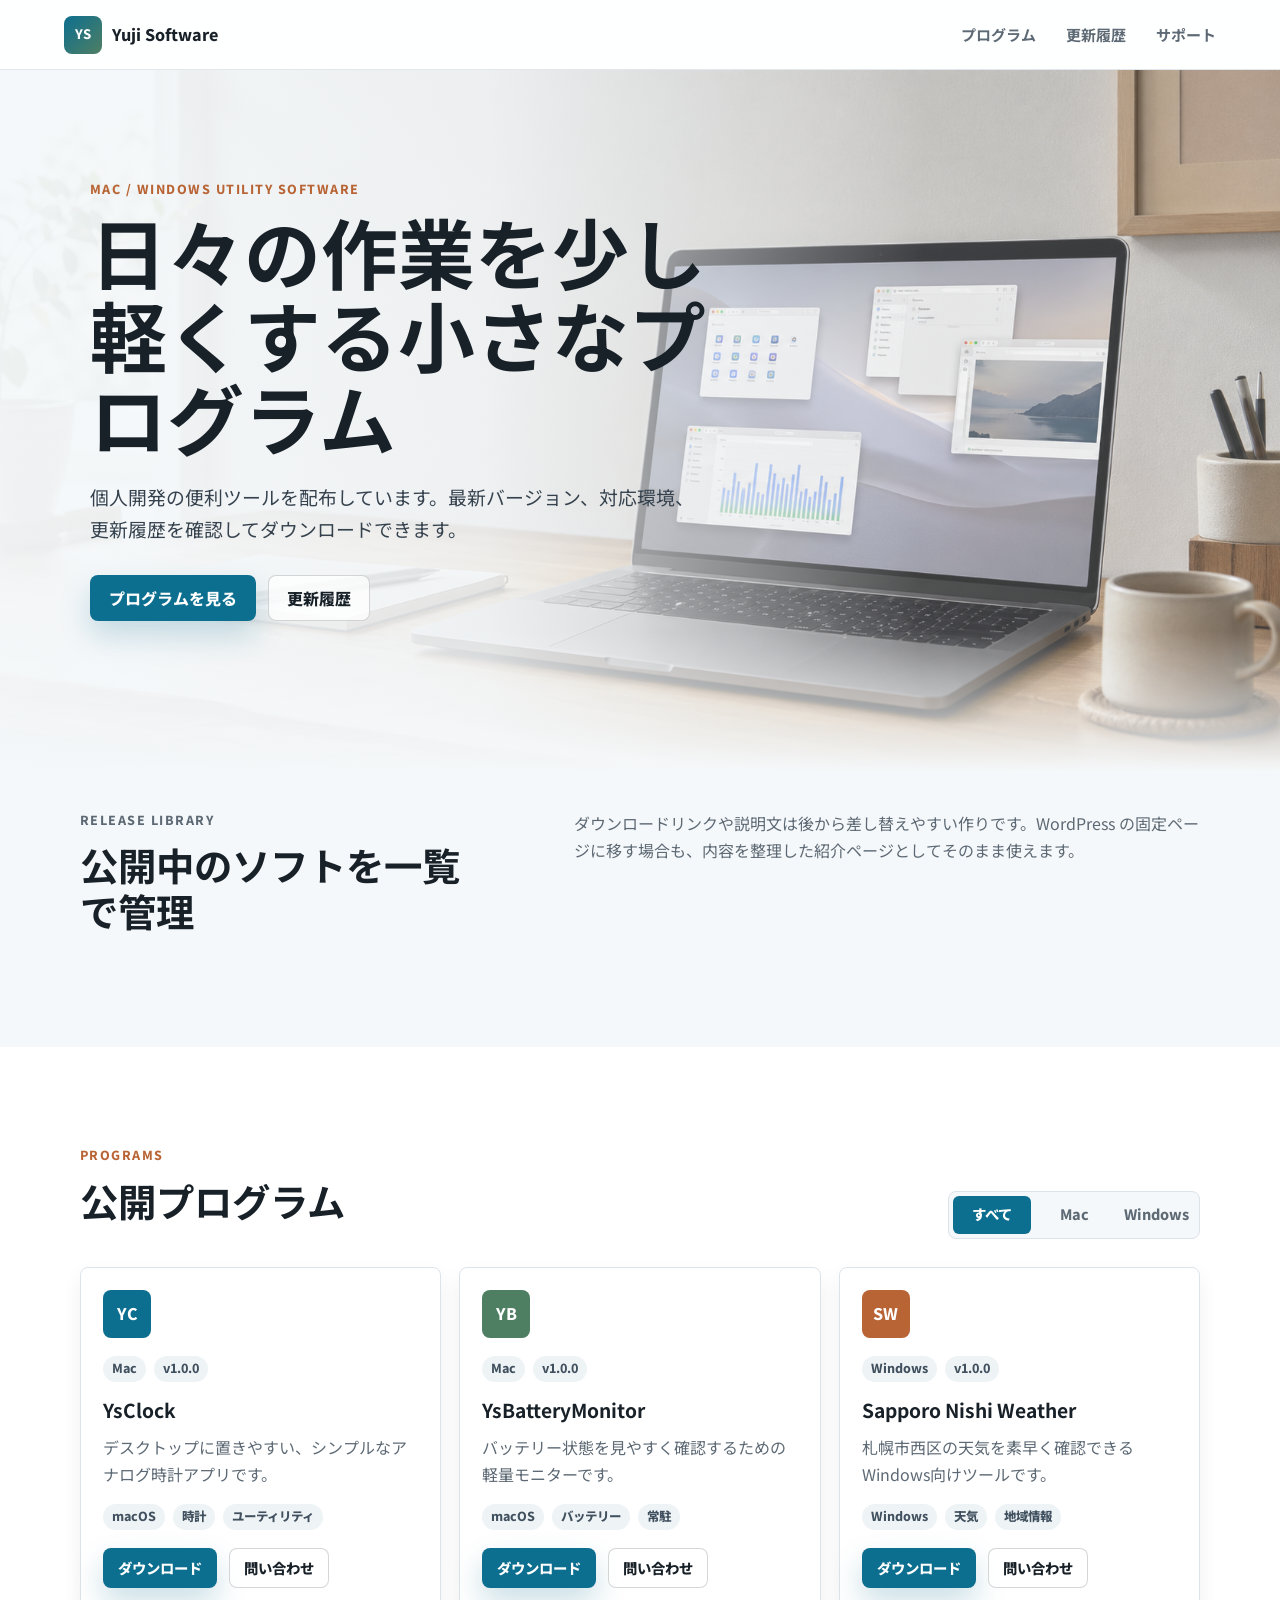
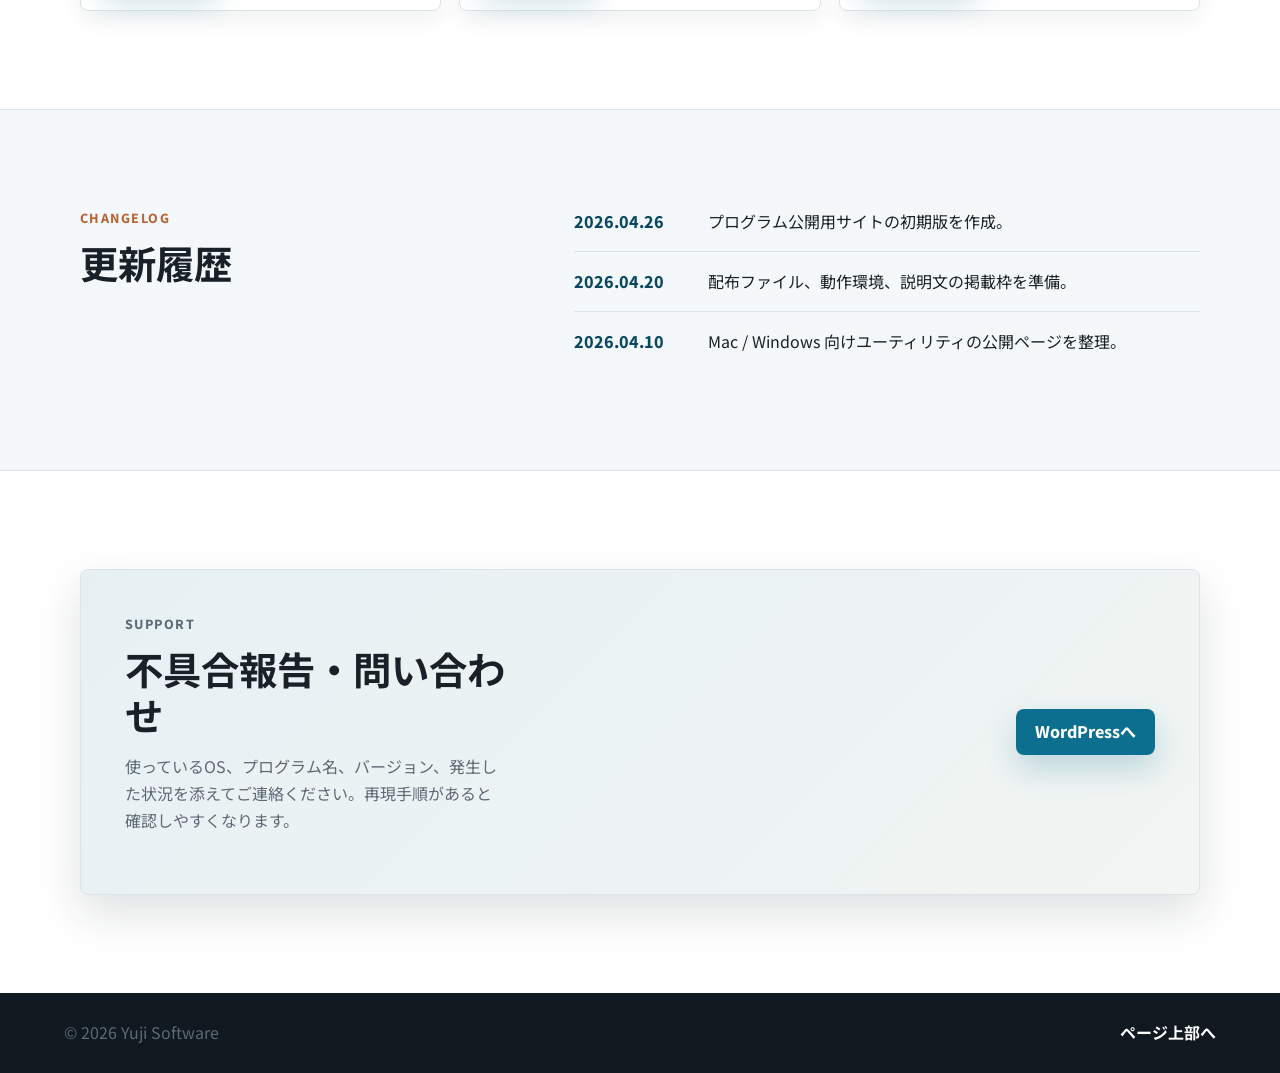
<file: index.html>
<!doctype html>
<html lang="ja">
  <head>
    <meta charset="utf-8">
    <meta name="viewport" content="width=device-width, initial-scale=1">
    <meta name="description" content="Yuji Software のプログラム公開サイト。Mac / Windows 向けの小さな便利ツールを配布しています。">
    <title>Yuji Software | プログラム公開サイト</title>
    <link rel="preconnect" href="https://fonts.googleapis.com">
    <link rel="preconnect" href="https://fonts.gstatic.com" crossorigin>
    <link href="https://fonts.googleapis.com/css2?family=Noto+Sans+JP:wght@400;500;700;800&display=swap" rel="stylesheet">
    <link rel="stylesheet" href="style.css">
  </head>
  <body>
    <header class="site-header">
      <a class="brand" href="#top" aria-label="Yuji Software">
        <span class="brand-mark">YS</span>
        <span>Yuji Software</span>
      </a>
      <nav class="site-nav" aria-label="主要メニュー">
        <a href="#programs">プログラム</a>
        <a href="#updates">更新履歴</a>
        <a href="#support">サポート</a>
      </nav>
    </header>

    <main id="top">
      <section class="hero" aria-labelledby="hero-title">
        <img class="hero-image" src="assets/hero-software-workspace.png" alt="ソフトウェア公開サイトのイメージ">
        <div class="hero-overlay"></div>
        <div class="hero-content">
          <p class="eyebrow">Mac / Windows utility software</p>
          <h1 id="hero-title">日々の作業を少し軽くする小さなプログラム</h1>
          <p class="hero-lead">
            個人開発の便利ツールを配布しています。最新バージョン、対応環境、更新履歴を確認してダウンロードできます。
          </p>
          <div class="hero-actions">
            <a class="button primary" href="#programs">プログラムを見る</a>
            <a class="button secondary" href="#updates">更新履歴</a>
          </div>
        </div>
      </section>

      <section class="section intro" aria-label="サイト概要">
        <div class="section-inner intro-grid">
          <div>
            <p class="section-kicker">Release library</p>
            <h2>公開中のソフトを一覧で管理</h2>
          </div>
          <p>
            ダウンロードリンクや説明文は後から差し替えやすい作りです。WordPress の固定ページに移す場合も、内容を整理した紹介ページとしてそのまま使えます。
          </p>
        </div>
      </section>

      <section class="section programs" id="programs" aria-labelledby="programs-title">
        <div class="section-inner">
          <div class="section-heading">
            <div>
              <p class="section-kicker">Programs</p>
              <h2 id="programs-title">公開プログラム</h2>
            </div>
            <div class="filter-group" aria-label="表示フィルター">
              <button class="filter active" type="button" data-filter="all">すべて</button>
              <button class="filter" type="button" data-filter="mac">Mac</button>
              <button class="filter" type="button" data-filter="windows">Windows</button>
            </div>
          </div>
          <div class="program-grid" id="program-list"></div>
        </div>
      </section>

      <section class="section updates" id="updates" aria-labelledby="updates-title">
        <div class="section-inner two-column">
          <div>
            <p class="section-kicker">Changelog</p>
            <h2 id="updates-title">更新履歴</h2>
          </div>
          <ol class="timeline">
            <li>
              <time datetime="2026-04-26">2026.04.26</time>
              <span>プログラム公開用サイトの初期版を作成。</span>
            </li>
            <li>
              <time datetime="2026-04-20">2026.04.20</time>
              <span>配布ファイル、動作環境、説明文の掲載枠を準備。</span>
            </li>
            <li>
              <time datetime="2026-04-10">2026.04.10</time>
              <span>Mac / Windows 向けユーティリティの公開ページを整理。</span>
            </li>
          </ol>
        </div>
      </section>

      <section class="section support" id="support" aria-labelledby="support-title">
        <div class="section-inner support-band">
          <div>
            <p class="section-kicker">Support</p>
            <h2 id="support-title">不具合報告・問い合わせ</h2>
            <p>
              使っているOS、プログラム名、バージョン、発生した状況を添えてご連絡ください。再現手順があると確認しやすくなります。
            </p>
          </div>
          <a class="button primary" href="https://yuji19605.wordpress.com/" target="_blank" rel="noreferrer">WordPressへ</a>
        </div>
      </section>
    </main>

    <footer class="site-footer">
      <span>&copy; <span id="year"></span> Yuji Software</span>
      <a href="#top">ページ上部へ</a>
    </footer>

    <script src="script.js"></script>
  </body>
</html>
</file>
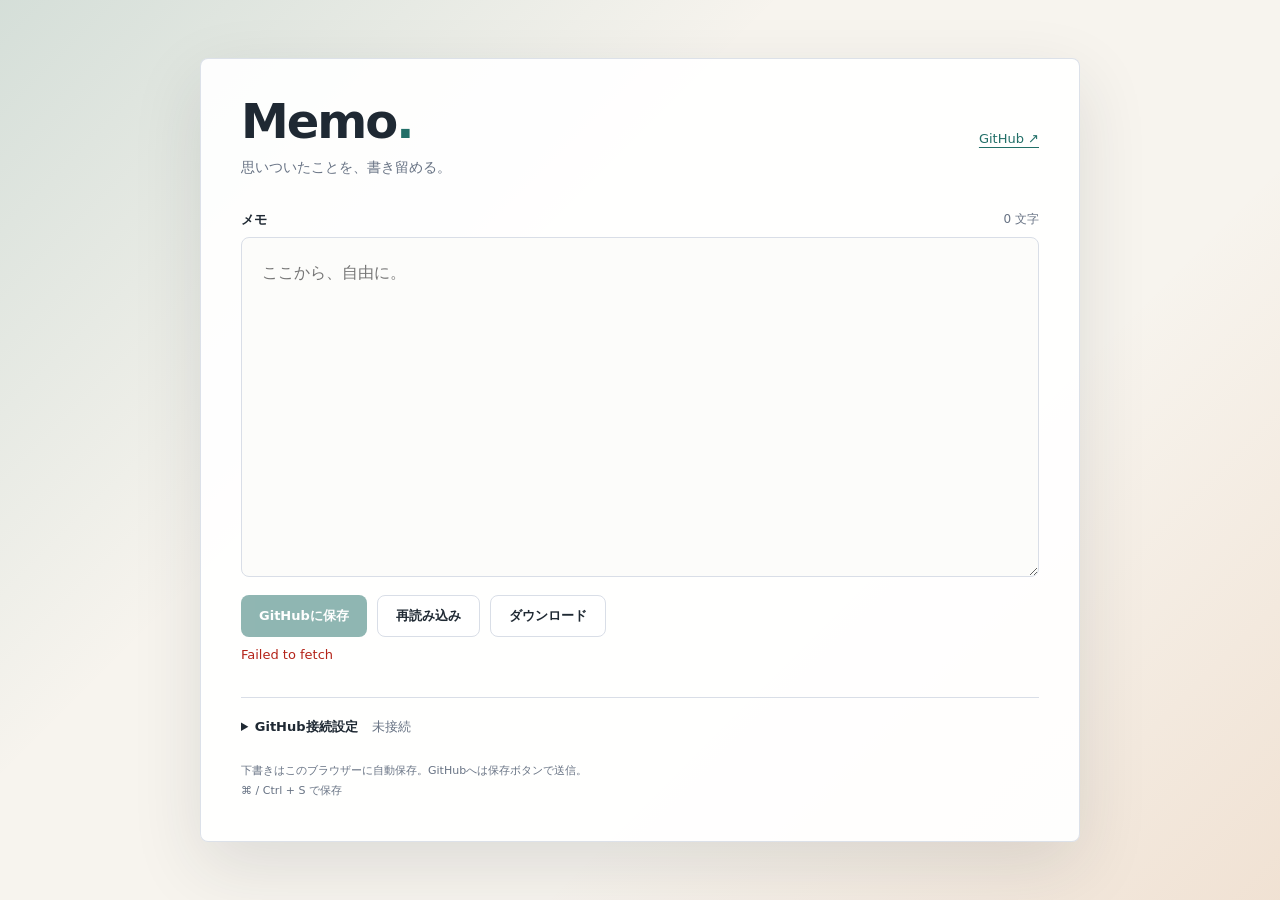
<file: memo/index.html>
<!doctype html>
<html lang="ja">
<head>
<meta charset="utf-8"><meta name="viewport" content="width=device-width, initial-scale=1">
<meta name="description" content="思いついたことをすぐ書ける、GitHubに保存するメモ帳。">
<meta http-equiv="Content-Security-Policy" content="default-src 'self'; connect-src https://api.github.com; style-src 'self'; script-src 'self'; base-uri 'none'; form-action 'none'">
<title>Memo — 手軽に、書き留める。</title><link rel="stylesheet" href="style.css">
</head>
<body>
<main class="app-shell"><section class="memo-panel" aria-labelledby="app-title">
<header class="panel-header"><div><h1 id="app-title">Memo<span>.</span></h1><p class="subtitle">思いついたことを、書き留める。</p></div><a class="repo-link" href="https://github.com/yshinada/web/blob/main/memo/memo.txt" target="_blank" rel="noopener noreferrer">GitHub ↗</a></header>
<div class="editor-bar"><label for="memo">メモ</label><span id="count">0 文字</span></div>
<textarea id="memo" placeholder="ここから、自由に。" spellcheck="false" disabled></textarea>
<div class="actions"><button id="save" disabled>GitHubに保存</button><button id="reload" class="secondary">再読み込み</button><button id="download" class="secondary">ダウンロード</button></div>
<p id="status" class="status" role="status" aria-live="polite">GitHubから読み込み中…</p>
<details id="settings"><summary>GitHub接続設定 <span id="connection">未接続</span></summary>
<p class="help">保存先：<code>yshinada/web · memo/memo.txt</code><br>このメモと変更履歴は公開されます。</p>
<form id="connect-form"><label for="token">GitHubアクセストークン</label><input id="token" type="password" autocomplete="off" placeholder="github_pat_…" required><div class="actions"><button type="submit">接続</button><button id="disconnect" type="button" class="secondary">切断</button></div></form>
<p class="help"><a href="https://github.com/settings/personal-access-tokens/new" target="_blank" rel="noopener noreferrer">トークンを作成 ↗</a>：Repository accessで <strong>web</strong> のみ選択し、Contentsを <strong>Read and write</strong> に設定してください。トークンはこの画面を開いている間だけ保持します。</p>
</details>
<footer>下書きはこのブラウザーに自動保存。GitHubへは保存ボタンで送信。<span>⌘ / Ctrl + S で保存</span></footer>
</section></main><script src="script.js"></script>
</body></html>
</file>
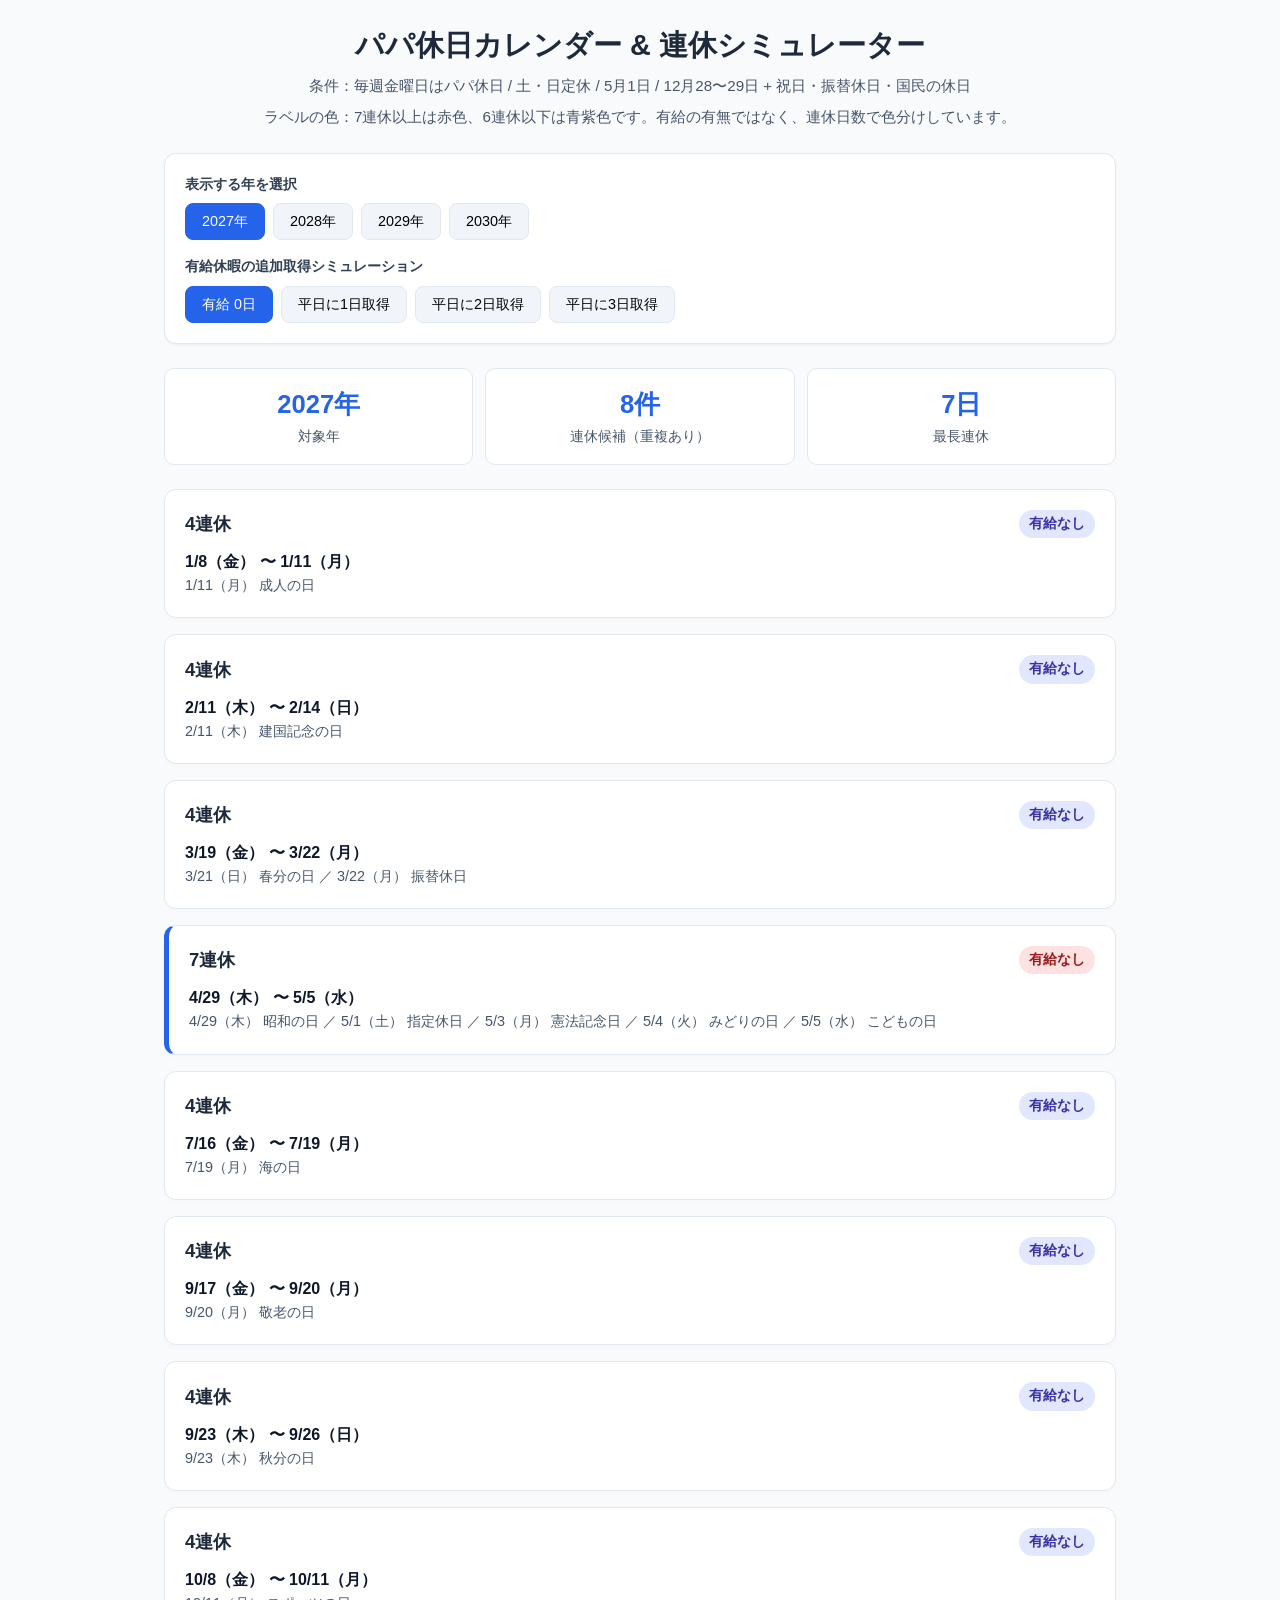
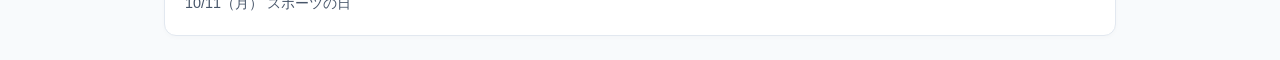
<file: papa-holiday/index.html>
<!DOCTYPE html>
<html lang="ja">
<head>
  <meta charset="UTF-8">
  <meta name="viewport" content="width=device-width, initial-scale=1.0">
  <title>パパ休日カレンダー &amp; 連休シミュレーター</title>
  <style>
    :root {
      --primary: #2563eb;
      --primary-hover: #1d4ed8;
      --bg: #f8fafc;
      --card-bg: #ffffff;
      --text: #0f172a;
      --text-light: #475569;
      --border: #e2e8f0;
      --holiday-tag: #ef4444;
      --special-tag: #8b5cf6;
      --paid-tag: #059669;
    }

    * { box-sizing: border-box; margin: 0; padding: 0; font-family: -apple-system, BlinkMacSystemFont, "Segoe UI", Roboto, sans-serif; }
    body { background: var(--bg); color: var(--text); padding: 24px; max-width: 1000px; margin: 0 auto; line-height: 1.5; }
    
    header { margin-bottom: 24px; text-align: center; }
    h1 { font-size: 1.8rem; margin-bottom: 8px; color: #1e293b; }
    p.desc { font-size: 0.95rem; color: var(--text-light); }
    
    .controls { background: var(--card-bg); padding: 20px; border-radius: 12px; border: 1px solid var(--border); margin-bottom: 24px; box-shadow: 0 1px 3px rgba(0,0,0,0.05); }
    .control-group { margin-bottom: 16px; }
    .control-group:last-child { margin-bottom: 0; }
    label { font-weight: 600; display: block; margin-bottom: 8px; font-size: 0.9rem; color: #334155; }
    
    .btn-group { display: flex; flex-wrap: wrap; gap: 8px; }
    .btn { padding: 8px 16px; border: 1px solid var(--border); background: #f1f5f9; border-radius: 8px; cursor: pointer; font-size: 0.9rem; font-weight: 500; transition: all 0.2s; }
    .btn:hover { background: #e2e8f0; }
    .btn.active { background: var(--primary); color: white; border-color: var(--primary); }

    .summary { display: grid; grid-template-columns: repeat(auto-fit, minmax(200px, 1fr)); gap: 12px; margin-bottom: 24px; }
    .stat-card { background: var(--card-bg); padding: 16px; border-radius: 10px; border: 1px solid var(--border); text-align: center; }
    .stat-card .val { font-size: 1.6rem; font-weight: 700; color: var(--primary); }
    .stat-card .lbl { font-size: 0.85rem; color: var(--text-light); margin-top: 4px; }

    .cards { display: grid; gap: 16px; }
    .holiday-card { background: var(--card-bg); border-radius: 12px; border: 1px solid var(--border); padding: 20px; box-shadow: 0 2px 4px rgba(0,0,0,0.02); }
    .holiday-card.highlight { border-left: 5px solid var(--primary); }
    
    .card-header { display: flex; justify-content: space-between; align-items: center; margin-bottom: 12px; }
    .card-title { font-size: 1.15rem; font-weight: 700; color: #1e293b; }
    .badge { padding: 4px 10px; border-radius: 9999px; font-size: 0.85rem; font-weight: 600; background: #e0e7ff; color: #3730a3; }
    .badge.long { background: #fee2e2; color: #991b1b; }

    .breakdown { font-size: 0.9rem; color: var(--text-light); line-height: 1.6; }
    .tag { display: inline-block; padding: 2px 6px; border-radius: 4px; font-size: 0.75rem; font-weight: 600; margin-right: 4px; }
    .tag-fixed { background: #e0f2fe; color: #0369a1; }
    .tag-paid { background: #dcfce7; color: #15803d; }

    @media (max-width: 640px) {
      body { padding: 16px; }
      .btn { flex: 1 1 calc(50% - 4px); text-align: center; }
    }
  </style>
</head>
<body>

<header>
  <h1>パパ休日カレンダー &amp; 連休シミュレーター</h1>
  <p class="desc">条件：毎週金曜日はパパ休日 / 土・日定休 / 5月1日 / 12月28〜29日 + 祝日・振替休日・国民の休日</p>
<p class="desc" style="margin-top:8px">ラベルの色：7連休以上は赤色、6連休以下は青紫色です。有給の有無ではなく、連休日数で色分けしています。</p>
</header>

<div class="controls">
  <div class="control-group">
    <label>表示する年を選択</label>
    <div class="btn-group" id="yearButtons">
      <button class="btn active" onclick="setYear(2027)">2027年</button>
      <button class="btn" onclick="setYear(2028)">2028年</button>
      <button class="btn" onclick="setYear(2029)">2029年</button>
      <button class="btn" onclick="setYear(2030)">2030年</button>
    </div>
  </div>

  <div class="control-group">
    <label>有給休暇の追加取得シミュレーション</label>
    <div class="btn-group" id="paidButtons">
      <button class="btn active" onclick="setPaidDays(0)">有給 0日</button>
      <button class="btn" onclick="setPaidDays(1)">平日に1日取得</button>
      <button class="btn" onclick="setPaidDays(2)">平日に2日取得</button>
      <button class="btn" onclick="setPaidDays(3)">平日に3日取得</button>
    </div>
  </div>
</div>

<div class="summary" id="summaryArea"></div>
<div class="cards" id="cardsArea"></div>

<script>
let currentYear=2027, paidDays=0;
const data={"2027": {"0": [{"date": "1/8（金） 〜 1/11（月）", "days": 4, "title": "4連休", "desc": "1/11（月） 成人の日", "custom": "", "paid": "", "isPaid": false}, {"date": "2/11（木） 〜 2/14（日）", "days": 4, "title": "4連休", "desc": "2/11（木） 建国記念の日", "custom": "", "paid": "", "isPaid": false}, {"date": "3/19（金） 〜 3/22（月）", "days": 4, "title": "4連休", "desc": "3/21（日） 春分の日 ／ 3/22（月） 振替休日", "custom": "", "paid": "", "isPaid": false}, {"date": "4/29（木） 〜 5/5（水）", "days": 7, "title": "7連休", "desc": "4/29（木） 昭和の日 ／ 5/1（土） 指定休日 ／ 5/3（月） 憲法記念日 ／ 5/4（火） みどりの日 ／ 5/5（水） こどもの日", "custom": "", "paid": "", "isPaid": false}, {"date": "7/16（金） 〜 7/19（月）", "days": 4, "title": "4連休", "desc": "7/19（月） 海の日", "custom": "", "paid": "", "isPaid": false}, {"date": "9/17（金） 〜 9/20（月）", "days": 4, "title": "4連休", "desc": "9/20（月） 敬老の日", "custom": "", "paid": "", "isPaid": false}, {"date": "9/23（木） 〜 9/26（日）", "days": 4, "title": "4連休", "desc": "9/23（木） 秋分の日", "custom": "", "paid": "", "isPaid": false}, {"date": "10/8（金） 〜 10/11（月）", "days": 4, "title": "4連休", "desc": "10/11（月） スポーツの日", "custom": "", "paid": "", "isPaid": false}], "1": [{"date": "1/1（金） 〜 1/4（月）", "days": 4, "title": "4連休", "desc": "1/1（金） 元日", "custom": "", "paid": "1/4（月）", "isPaid": true}, {"date": "1/7（木） 〜 1/11（月）", "days": 5, "title": "5連休", "desc": "1/11（月） 成人の日", "custom": "", "paid": "1/7（木）", "isPaid": true}, {"date": "1/8（金） 〜 1/12（火）", "days": 5, "title": "5連休", "desc": "1/11（月） 成人の日", "custom": "", "paid": "1/12（火）", "isPaid": true}, {"date": "1/14（木） 〜 1/17（日）", "days": 4, "title": "4連休", "desc": "金曜日のパパ休日・土日の定休を活用", "custom": "", "paid": "1/14（木）", "isPaid": true}, {"date": "1/15（金） 〜 1/18（月）", "days": 4, "title": "4連休", "desc": "金曜日のパパ休日・土日の定休を活用", "custom": "", "paid": "1/18（月）", "isPaid": true}, {"date": "1/21（木） 〜 1/24（日）", "days": 4, "title": "4連休", "desc": "金曜日のパパ休日・土日の定休を活用", "custom": "", "paid": "1/21（木）", "isPaid": true}, {"date": "1/22（金） 〜 1/25（月）", "days": 4, "title": "4連休", "desc": "金曜日のパパ休日・土日の定休を活用", "custom": "", "paid": "1/25（月）", "isPaid": true}, {"date": "1/28（木） 〜 1/31（日）", "days": 4, "title": "4連休", "desc": "金曜日のパパ休日・土日の定休を活用", "custom": "", "paid": "1/28（木）", "isPaid": true}, {"date": "1/29（金） 〜 2/1（月）", "days": 4, "title": "4連休", "desc": "金曜日のパパ休日・土日の定休を活用", "custom": "", "paid": "2/1（月）", "isPaid": true}, {"date": "2/4（木） 〜 2/7（日）", "days": 4, "title": "4連休", "desc": "金曜日のパパ休日・土日の定休を活用", "custom": "", "paid": "2/4（木）", "isPaid": true}, {"date": "2/5（金） 〜 2/8（月）", "days": 4, "title": "4連休", "desc": "金曜日のパパ休日・土日の定休を活用", "custom": "", "paid": "2/8（月）", "isPaid": true}, {"date": "2/10（水） 〜 2/14（日）", "days": 5, "title": "5連休", "desc": "2/11（木） 建国記念の日", "custom": "", "paid": "2/10（水）", "isPaid": true}, {"date": "2/11（木） 〜 2/15（月）", "days": 5, "title": "5連休", "desc": "2/11（木） 建国記念の日", "custom": "", "paid": "2/15（月）", "isPaid": true}, {"date": "2/18（木） 〜 2/21（日）", "days": 4, "title": "4連休", "desc": "金曜日のパパ休日・土日の定休を活用", "custom": "", "paid": "2/18（木）", "isPaid": true}, {"date": "2/19（金） 〜 2/23（火）", "days": 5, "title": "5連休", "desc": "2/23（火） 天皇誕生日", "custom": "", "paid": "2/22（月）", "isPaid": true}, {"date": "2/25（木） 〜 2/28（日）", "days": 4, "title": "4連休", "desc": "金曜日のパパ休日・土日の定休を活用", "custom": "", "paid": "2/25（木）", "isPaid": true}, {"date": "2/26（金） 〜 3/1（月）", "days": 4, "title": "4連休", "desc": "金曜日のパパ休日・土日の定休を活用", "custom": "", "paid": "3/1（月）", "isPaid": true}, {"date": "3/4（木） 〜 3/7（日）", "days": 4, "title": "4連休", "desc": "金曜日のパパ休日・土日の定休を活用", "custom": "", "paid": "3/4（木）", "isPaid": true}, {"date": "3/5（金） 〜 3/8（月）", "days": 4, "title": "4連休", "desc": "金曜日のパパ休日・土日の定休を活用", "custom": "", "paid": "3/8（月）", "isPaid": true}, {"date": "3/11（木） 〜 3/14（日）", "days": 4, "title": "4連休", "desc": "金曜日のパパ休日・土日の定休を活用", "custom": "", "paid": "3/11（木）", "isPaid": true}, {"date": "3/12（金） 〜 3/15（月）", "days": 4, "title": "4連休", "desc": "金曜日のパパ休日・土日の定休を活用", "custom": "", "paid": "3/15（月）", "isPaid": true}, {"date": "3/18（木） 〜 3/22（月）", "days": 5, "title": "5連休", "desc": "3/21（日） 春分の日 ／ 3/22（月） 振替休日", "custom": "", "paid": "3/18（木）", "isPaid": true}, {"date": "3/19（金） 〜 3/23（火）", "days": 5, "title": "5連休", "desc": "3/21（日） 春分の日 ／ 3/22（月） 振替休日", "custom": "", "paid": "3/23（火）", "isPaid": true}, {"date": "3/25（木） 〜 3/28（日）", "days": 4, "title": "4連休", "desc": "金曜日のパパ休日・土日の定休を活用", "custom": "", "paid": "3/25（木）", "isPaid": true}, {"date": "3/26（金） 〜 3/29（月）", "days": 4, "title": "4連休", "desc": "金曜日のパパ休日・土日の定休を活用", "custom": "", "paid": "3/29（月）", "isPaid": true}, {"date": "4/1（木） 〜 4/4（日）", "days": 4, "title": "4連休", "desc": "金曜日のパパ休日・土日の定休を活用", "custom": "", "paid": "4/1（木）", "isPaid": true}, {"date": "4/2（金） 〜 4/5（月）", "days": 4, "title": "4連休", "desc": "金曜日のパパ休日・土日の定休を活用", "custom": "", "paid": "4/5（月）", "isPaid": true}, {"date": "4/8（木） 〜 4/11（日）", "days": 4, "title": "4連休", "desc": "金曜日のパパ休日・土日の定休を活用", "custom": "", "paid": "4/8（木）", "isPaid": true}, {"date": "4/9（金） 〜 4/12（月）", "days": 4, "title": "4連休", "desc": "金曜日のパパ休日・土日の定休を活用", "custom": "", "paid": "4/12（月）", "isPaid": true}, {"date": "4/15（木） 〜 4/18（日）", "days": 4, "title": "4連休", "desc": "金曜日のパパ休日・土日の定休を活用", "custom": "", "paid": "4/15（木）", "isPaid": true}, {"date": "4/16（金） 〜 4/19（月）", "days": 4, "title": "4連休", "desc": "金曜日のパパ休日・土日の定休を活用", "custom": "", "paid": "4/19（月）", "isPaid": true}, {"date": "4/22（木） 〜 4/25（日）", "days": 4, "title": "4連休", "desc": "金曜日のパパ休日・土日の定休を活用", "custom": "", "paid": "4/22（木）", "isPaid": true}, {"date": "4/23（金） 〜 4/26（月）", "days": 4, "title": "4連休", "desc": "金曜日のパパ休日・土日の定休を活用", "custom": "", "paid": "4/26（月）", "isPaid": true}, {"date": "4/28（水） 〜 5/5（水）", "days": 8, "title": "8連休", "desc": "4/29（木） 昭和の日 ／ 5/1（土） 指定休日 ／ 5/3（月） 憲法記念日 ／ 5/4（火） みどりの日 ／ 5/5（水） こどもの日", "custom": "", "paid": "4/28（水）", "isPaid": true}, {"date": "4/29（木） 〜 5/9（日）", "days": 11, "title": "11連休", "desc": "4/29（木） 昭和の日 ／ 5/1（土） 指定休日 ／ 5/3（月） 憲法記念日 ／ 5/4（火） みどりの日 ／ 5/5（水） こどもの日", "custom": "", "paid": "5/6（木）", "isPaid": true}, {"date": "5/7（金） 〜 5/10（月）", "days": 4, "title": "4連休", "desc": "金曜日のパパ休日・土日の定休を活用", "custom": "", "paid": "5/10（月）", "isPaid": true}, {"date": "5/13（木） 〜 5/16（日）", "days": 4, "title": "4連休", "desc": "金曜日のパパ休日・土日の定休を活用", "custom": "", "paid": "5/13（木）", "isPaid": true}, {"date": "5/14（金） 〜 5/17（月）", "days": 4, "title": "4連休", "desc": "金曜日のパパ休日・土日の定休を活用", "custom": "", "paid": "5/17（月）", "isPaid": true}, {"date": "5/20（木） 〜 5/23（日）", "days": 4, "title": "4連休", "desc": "金曜日のパパ休日・土日の定休を活用", "custom": "", "paid": "5/20（木）", "isPaid": true}, {"date": "5/21（金） 〜 5/24（月）", "days": 4, "title": "4連休", "desc": "金曜日のパパ休日・土日の定休を活用", "custom": "", "paid": "5/24（月）", "isPaid": true}, {"date": "5/27（木） 〜 5/30（日）", "days": 4, "title": "4連休", "desc": "金曜日のパパ休日・土日の定休を活用", "custom": "", "paid": "5/27（木）", "isPaid": true}, {"date": "5/28（金） 〜 5/31（月）", "days": 4, "title": "4連休", "desc": "金曜日のパパ休日・土日の定休を活用", "custom": "", "paid": "5/31（月）", "isPaid": true}, {"date": "6/3（木） 〜 6/6（日）", "days": 4, "title": "4連休", "desc": "金曜日のパパ休日・土日の定休を活用", "custom": "", "paid": "6/3（木）", "isPaid": true}, {"date": "6/4（金） 〜 6/7（月）", "days": 4, "title": "4連休", "desc": "金曜日のパパ休日・土日の定休を活用", "custom": "", "paid": "6/7（月）", "isPaid": true}, {"date": "6/10（木） 〜 6/13（日）", "days": 4, "title": "4連休", "desc": "金曜日のパパ休日・土日の定休を活用", "custom": "", "paid": "6/10（木）", "isPaid": true}, {"date": "6/11（金） 〜 6/14（月）", "days": 4, "title": "4連休", "desc": "金曜日のパパ休日・土日の定休を活用", "custom": "", "paid": "6/14（月）", "isPaid": true}, {"date": "6/17（木） 〜 6/20（日）", "days": 4, "title": "4連休", "desc": "金曜日のパパ休日・土日の定休を活用", "custom": "", "paid": "6/17（木）", "isPaid": true}, {"date": "6/18（金） 〜 6/21（月）", "days": 4, "title": "4連休", "desc": "金曜日のパパ休日・土日の定休を活用", "custom": "", "paid": "6/21（月）", "isPaid": true}, {"date": "6/24（木） 〜 6/27（日）", "days": 4, "title": "4連休", "desc": "金曜日のパパ休日・土日の定休を活用", "custom": "", "paid": "6/24（木）", "isPaid": true}, {"date": "6/25（金） 〜 6/28（月）", "days": 4, "title": "4連休", "desc": "金曜日のパパ休日・土日の定休を活用", "custom": "", "paid": "6/28（月）", "isPaid": true}, {"date": "7/1（木） 〜 7/4（日）", "days": 4, "title": "4連休", "desc": "金曜日のパパ休日・土日の定休を活用", "custom": "", "paid": "7/1（木）", "isPaid": true}, {"date": "7/2（金） 〜 7/5（月）", "days": 4, "title": "4連休", "desc": "金曜日のパパ休日・土日の定休を活用", "custom": "", "paid": "7/5（月）", "isPaid": true}, {"date": "7/8（木） 〜 7/11（日）", "days": 4, "title": "4連休", "desc": "金曜日のパパ休日・土日の定休を活用", "custom": "", "paid": "7/8（木）", "isPaid": true}, {"date": "7/9（金） 〜 7/12（月）", "days": 4, "title": "4連休", "desc": "金曜日のパパ休日・土日の定休を活用", "custom": "", "paid": "7/12（月）", "isPaid": true}, {"date": "7/15（木） 〜 7/19（月）", "days": 5, "title": "5連休", "desc": "7/19（月） 海の日", "custom": "", "paid": "7/15（木）", "isPaid": true}, {"date": "7/16（金） 〜 7/20（火）", "days": 5, "title": "5連休", "desc": "7/19（月） 海の日", "custom": "", "paid": "7/20（火）", "isPaid": true}, {"date": "7/22（木） 〜 7/25（日）", "days": 4, "title": "4連休", "desc": "金曜日のパパ休日・土日の定休を活用", "custom": "", "paid": "7/22（木）", "isPaid": true}, {"date": "7/23（金） 〜 7/26（月）", "days": 4, "title": "4連休", "desc": "金曜日のパパ休日・土日の定休を活用", "custom": "", "paid": "7/26（月）", "isPaid": true}, {"date": "7/29（木） 〜 8/1（日）", "days": 4, "title": "4連休", "desc": "金曜日のパパ休日・土日の定休を活用", "custom": "", "paid": "7/29（木）", "isPaid": true}, {"date": "7/30（金） 〜 8/2（月）", "days": 4, "title": "4連休", "desc": "金曜日のパパ休日・土日の定休を活用", "custom": "", "paid": "8/2（月）", "isPaid": true}, {"date": "8/5（木） 〜 8/8（日）", "days": 4, "title": "4連休", "desc": "金曜日のパパ休日・土日の定休を活用", "custom": "", "paid": "8/5（木）", "isPaid": true}, {"date": "8/6（金） 〜 8/9（月）", "days": 4, "title": "4連休", "desc": "金曜日のパパ休日・土日の定休を活用", "custom": "", "paid": "8/9（月）", "isPaid": true}, {"date": "8/11（水） 〜 8/15（日）", "days": 5, "title": "5連休", "desc": "8/11（水） 山の日", "custom": "", "paid": "8/12（木）", "isPaid": true}, {"date": "8/13（金） 〜 8/16（月）", "days": 4, "title": "4連休", "desc": "金曜日のパパ休日・土日の定休を活用", "custom": "", "paid": "8/16（月）", "isPaid": true}, {"date": "8/19（木） 〜 8/22（日）", "days": 4, "title": "4連休", "desc": "金曜日のパパ休日・土日の定休を活用", "custom": "", "paid": "8/19（木）", "isPaid": true}, {"date": "8/20（金） 〜 8/23（月）", "days": 4, "title": "4連休", "desc": "金曜日のパパ休日・土日の定休を活用", "custom": "", "paid": "8/23（月）", "isPaid": true}, {"date": "8/26（木） 〜 8/29（日）", "days": 4, "title": "4連休", "desc": "金曜日のパパ休日・土日の定休を活用", "custom": "", "paid": "8/26（木）", "isPaid": true}, {"date": "8/27（金） 〜 8/30（月）", "days": 4, "title": "4連休", "desc": "金曜日のパパ休日・土日の定休を活用", "custom": "", "paid": "8/30（月）", "isPaid": true}, {"date": "9/2（木） 〜 9/5（日）", "days": 4, "title": "4連休", "desc": "金曜日のパパ休日・土日の定休を活用", "custom": "", "paid": "9/2（木）", "isPaid": true}, {"date": "9/3（金） 〜 9/6（月）", "days": 4, "title": "4連休", "desc": "金曜日のパパ休日・土日の定休を活用", "custom": "", "paid": "9/6（月）", "isPaid": true}, {"date": "9/9（木） 〜 9/12（日）", "days": 4, "title": "4連休", "desc": "金曜日のパパ休日・土日の定休を活用", "custom": "", "paid": "9/9（木）", "isPaid": true}, {"date": "9/10（金） 〜 9/13（月）", "days": 4, "title": "4連休", "desc": "金曜日のパパ休日・土日の定休を活用", "custom": "", "paid": "9/13（月）", "isPaid": true}, {"date": "9/16（木） 〜 9/20（月）", "days": 5, "title": "5連休", "desc": "9/20（月） 敬老の日", "custom": "", "paid": "9/16（木）", "isPaid": true}, {"date": "9/17（金） 〜 9/21（火）", "days": 5, "title": "5連休", "desc": "9/20（月） 敬老の日", "custom": "", "paid": "9/21（火）", "isPaid": true}, {"date": "9/22（水） 〜 9/26（日）", "days": 5, "title": "5連休", "desc": "9/23（木） 秋分の日", "custom": "", "paid": "9/22（水）", "isPaid": true}, {"date": "9/23（木） 〜 9/27（月）", "days": 5, "title": "5連休", "desc": "9/23（木） 秋分の日", "custom": "", "paid": "9/27（月）", "isPaid": true}, {"date": "9/30（木） 〜 10/3（日）", "days": 4, "title": "4連休", "desc": "金曜日のパパ休日・土日の定休を活用", "custom": "", "paid": "9/30（木）", "isPaid": true}, {"date": "10/1（金） 〜 10/4（月）", "days": 4, "title": "4連休", "desc": "金曜日のパパ休日・土日の定休を活用", "custom": "", "paid": "10/4（月）", "isPaid": true}, {"date": "10/7（木） 〜 10/11（月）", "days": 5, "title": "5連休", "desc": "10/11（月） スポーツの日", "custom": "", "paid": "10/7（木）", "isPaid": true}, {"date": "10/8（金） 〜 10/12（火）", "days": 5, "title": "5連休", "desc": "10/11（月） スポーツの日", "custom": "", "paid": "10/12（火）", "isPaid": true}, {"date": "10/14（木） 〜 10/17（日）", "days": 4, "title": "4連休", "desc": "金曜日のパパ休日・土日の定休を活用", "custom": "", "paid": "10/14（木）", "isPaid": true}, {"date": "10/15（金） 〜 10/18（月）", "days": 4, "title": "4連休", "desc": "金曜日のパパ休日・土日の定休を活用", "custom": "", "paid": "10/18（月）", "isPaid": true}, {"date": "10/21（木） 〜 10/24（日）", "days": 4, "title": "4連休", "desc": "金曜日のパパ休日・土日の定休を活用", "custom": "", "paid": "10/21（木）", "isPaid": true}, {"date": "10/22（金） 〜 10/25（月）", "days": 4, "title": "4連休", "desc": "金曜日のパパ休日・土日の定休を活用", "custom": "", "paid": "10/25（月）", "isPaid": true}, {"date": "10/28（木） 〜 10/31（日）", "days": 4, "title": "4連休", "desc": "金曜日のパパ休日・土日の定休を活用", "custom": "", "paid": "10/28（木）", "isPaid": true}, {"date": "10/29（金） 〜 11/1（月）", "days": 4, "title": "4連休", "desc": "金曜日のパパ休日・土日の定休を活用", "custom": "", "paid": "11/1（月）", "isPaid": true}, {"date": "11/3（水） 〜 11/7（日）", "days": 5, "title": "5連休", "desc": "11/3（水） 文化の日", "custom": "", "paid": "11/4（木）", "isPaid": true}, {"date": "11/5（金） 〜 11/8（月）", "days": 4, "title": "4連休", "desc": "金曜日のパパ休日・土日の定休を活用", "custom": "", "paid": "11/8（月）", "isPaid": true}, {"date": "11/11（木） 〜 11/14（日）", "days": 4, "title": "4連休", "desc": "金曜日のパパ休日・土日の定休を活用", "custom": "", "paid": "11/11（木）", "isPaid": true}, {"date": "11/12（金） 〜 11/15（月）", "days": 4, "title": "4連休", "desc": "金曜日のパパ休日・土日の定休を活用", "custom": "", "paid": "11/15（月）", "isPaid": true}, {"date": "11/18（木） 〜 11/21（日）", "days": 4, "title": "4連休", "desc": "金曜日のパパ休日・土日の定休を活用", "custom": "", "paid": "11/18（木）", "isPaid": true}, {"date": "11/19（金） 〜 11/23（火）", "days": 5, "title": "5連休", "desc": "11/23（火） 勤労感謝の日", "custom": "", "paid": "11/22（月）", "isPaid": true}, {"date": "11/25（木） 〜 11/28（日）", "days": 4, "title": "4連休", "desc": "金曜日のパパ休日・土日の定休を活用", "custom": "", "paid": "11/25（木）", "isPaid": true}, {"date": "11/26（金） 〜 11/29（月）", "days": 4, "title": "4連休", "desc": "金曜日のパパ休日・土日の定休を活用", "custom": "", "paid": "11/29（月）", "isPaid": true}, {"date": "12/2（木） 〜 12/5（日）", "days": 4, "title": "4連休", "desc": "金曜日のパパ休日・土日の定休を活用", "custom": "", "paid": "12/2（木）", "isPaid": true}, {"date": "12/3（金） 〜 12/6（月）", "days": 4, "title": "4連休", "desc": "金曜日のパパ休日・土日の定休を活用", "custom": "", "paid": "12/6（月）", "isPaid": true}, {"date": "12/9（木） 〜 12/12（日）", "days": 4, "title": "4連休", "desc": "金曜日のパパ休日・土日の定休を活用", "custom": "", "paid": "12/9（木）", "isPaid": true}, {"date": "12/10（金） 〜 12/13（月）", "days": 4, "title": "4連休", "desc": "金曜日のパパ休日・土日の定休を活用", "custom": "", "paid": "12/13（月）", "isPaid": true}, {"date": "12/16（木） 〜 12/19（日）", "days": 4, "title": "4連休", "desc": "金曜日のパパ休日・土日の定休を活用", "custom": "", "paid": "12/16（木）", "isPaid": true}, {"date": "12/17（金） 〜 12/20（月）", "days": 4, "title": "4連休", "desc": "金曜日のパパ休日・土日の定休を活用", "custom": "", "paid": "12/20（月）", "isPaid": true}, {"date": "12/23（木） 〜 12/26（日）", "days": 4, "title": "4連休", "desc": "金曜日のパパ休日・土日の定休を活用", "custom": "", "paid": "12/23（木）", "isPaid": true}, {"date": "12/24（金） 〜 12/29（水）", "days": 6, "title": "6連休", "desc": "12/28（火） 指定休日 ／ 12/29（水） 指定休日", "custom": "", "paid": "12/27（月）", "isPaid": true}, {"date": "12/28（火） 〜 1/2（日）", "days": 6, "title": "6連休", "desc": "12/28（火） 指定休日 ／ 12/29（水） 指定休日 ／ 1/1（土） 元日", "custom": "", "paid": "12/30（木）", "isPaid": true}, {"date": "12/31（金） 〜 1/3（月）", "days": 4, "title": "4連休", "desc": "1/1（土） 元日", "custom": "", "paid": "1/3（月）", "isPaid": true}], "2": [{"date": "1/1（金） 〜 1/5（火）", "days": 5, "title": "5連休", "desc": "1/1（金） 元日", "custom": "", "paid": "1/4（月）、1/5（火）", "isPaid": true}, {"date": "1/6（水） 〜 1/11（月）", "days": 6, "title": "6連休", "desc": "1/11（月） 成人の日", "custom": "", "paid": "1/6（水）、1/7（木）", "isPaid": true}, {"date": "1/7（木） 〜 1/12（火）", "days": 6, "title": "6連休", "desc": "1/11（月） 成人の日", "custom": "", "paid": "1/7（木）、1/12（火）", "isPaid": true}, {"date": "1/8（金） 〜 1/13（水）", "days": 6, "title": "6連休", "desc": "1/11（月） 成人の日", "custom": "", "paid": "1/12（火）、1/13（水）", "isPaid": true}, {"date": "1/13（水） 〜 1/17（日）", "days": 5, "title": "5連休", "desc": "金曜日のパパ休日・土日の定休を活用", "custom": "", "paid": "1/13（水）、1/14（木）", "isPaid": true}, {"date": "1/14（木） 〜 1/18（月）", "days": 5, "title": "5連休", "desc": "金曜日のパパ休日・土日の定休を活用", "custom": "", "paid": "1/14（木）、1/18（月）", "isPaid": true}, {"date": "1/15（金） 〜 1/19（火）", "days": 5, "title": "5連休", "desc": "金曜日のパパ休日・土日の定休を活用", "custom": "", "paid": "1/18（月）、1/19（火）", "isPaid": true}, {"date": "1/20（水） 〜 1/24（日）", "days": 5, "title": "5連休", "desc": "金曜日のパパ休日・土日の定休を活用", "custom": "", "paid": "1/20（水）、1/21（木）", "isPaid": true}, {"date": "1/21（木） 〜 1/25（月）", "days": 5, "title": "5連休", "desc": "金曜日のパパ休日・土日の定休を活用", "custom": "", "paid": "1/21（木）、1/25（月）", "isPaid": true}, {"date": "1/22（金） 〜 1/26（火）", "days": 5, "title": "5連休", "desc": "金曜日のパパ休日・土日の定休を活用", "custom": "", "paid": "1/25（月）、1/26（火）", "isPaid": true}, {"date": "1/27（水） 〜 1/31（日）", "days": 5, "title": "5連休", "desc": "金曜日のパパ休日・土日の定休を活用", "custom": "", "paid": "1/27（水）、1/28（木）", "isPaid": true}, {"date": "1/28（木） 〜 2/1（月）", "days": 5, "title": "5連休", "desc": "金曜日のパパ休日・土日の定休を活用", "custom": "", "paid": "1/28（木）、2/1（月）", "isPaid": true}, {"date": "1/29（金） 〜 2/2（火）", "days": 5, "title": "5連休", "desc": "金曜日のパパ休日・土日の定休を活用", "custom": "", "paid": "2/1（月）、2/2（火）", "isPaid": true}, {"date": "2/3（水） 〜 2/7（日）", "days": 5, "title": "5連休", "desc": "金曜日のパパ休日・土日の定休を活用", "custom": "", "paid": "2/3（水）、2/4（木）", "isPaid": true}, {"date": "2/4（木） 〜 2/8（月）", "days": 5, "title": "5連休", "desc": "金曜日のパパ休日・土日の定休を活用", "custom": "", "paid": "2/4（木）、2/8（月）", "isPaid": true}, {"date": "2/5（金） 〜 2/9（火）", "days": 5, "title": "5連休", "desc": "金曜日のパパ休日・土日の定休を活用", "custom": "", "paid": "2/8（月）、2/9（火）", "isPaid": true}, {"date": "2/9（火） 〜 2/14（日）", "days": 6, "title": "6連休", "desc": "2/11（木） 建国記念の日", "custom": "", "paid": "2/9（火）、2/10（水）", "isPaid": true}, {"date": "2/10（水） 〜 2/15（月）", "days": 6, "title": "6連休", "desc": "2/11（木） 建国記念の日", "custom": "", "paid": "2/10（水）、2/15（月）", "isPaid": true}, {"date": "2/11（木） 〜 2/16（火）", "days": 6, "title": "6連休", "desc": "2/11（木） 建国記念の日", "custom": "", "paid": "2/15（月）、2/16（火）", "isPaid": true}, {"date": "2/17（水） 〜 2/21（日）", "days": 5, "title": "5連休", "desc": "金曜日のパパ休日・土日の定休を活用", "custom": "", "paid": "2/17（水）、2/18（木）", "isPaid": true}, {"date": "2/18（木） 〜 2/23（火）", "days": 6, "title": "6連休", "desc": "2/23（火） 天皇誕生日", "custom": "", "paid": "2/18（木）、2/22（月）", "isPaid": true}, {"date": "2/19（金） 〜 2/24（水）", "days": 6, "title": "6連休", "desc": "2/23（火） 天皇誕生日", "custom": "", "paid": "2/22（月）、2/24（水）", "isPaid": true}, {"date": "2/23（火） 〜 2/28（日）", "days": 6, "title": "6連休", "desc": "2/23（火） 天皇誕生日", "custom": "", "paid": "2/24（水）、2/25（木）", "isPaid": true}, {"date": "2/25（木） 〜 3/1（月）", "days": 5, "title": "5連休", "desc": "金曜日のパパ休日・土日の定休を活用", "custom": "", "paid": "2/25（木）、3/1（月）", "isPaid": true}, {"date": "2/26（金） 〜 3/2（火）", "days": 5, "title": "5連休", "desc": "金曜日のパパ休日・土日の定休を活用", "custom": "", "paid": "3/1（月）、3/2（火）", "isPaid": true}, {"date": "3/3（水） 〜 3/7（日）", "days": 5, "title": "5連休", "desc": "金曜日のパパ休日・土日の定休を活用", "custom": "", "paid": "3/3（水）、3/4（木）", "isPaid": true}, {"date": "3/4（木） 〜 3/8（月）", "days": 5, "title": "5連休", "desc": "金曜日のパパ休日・土日の定休を活用", "custom": "", "paid": "3/4（木）、3/8（月）", "isPaid": true}, {"date": "3/5（金） 〜 3/9（火）", "days": 5, "title": "5連休", "desc": "金曜日のパパ休日・土日の定休を活用", "custom": "", "paid": "3/8（月）、3/9（火）", "isPaid": true}, {"date": "3/10（水） 〜 3/14（日）", "days": 5, "title": "5連休", "desc": "金曜日のパパ休日・土日の定休を活用", "custom": "", "paid": "3/10（水）、3/11（木）", "isPaid": true}, {"date": "3/11（木） 〜 3/15（月）", "days": 5, "title": "5連休", "desc": "金曜日のパパ休日・土日の定休を活用", "custom": "", "paid": "3/11（木）、3/15（月）", "isPaid": true}, {"date": "3/12（金） 〜 3/16（火）", "days": 5, "title": "5連休", "desc": "金曜日のパパ休日・土日の定休を活用", "custom": "", "paid": "3/15（月）、3/16（火）", "isPaid": true}, {"date": "3/17（水） 〜 3/22（月）", "days": 6, "title": "6連休", "desc": "3/21（日） 春分の日 ／ 3/22（月） 振替休日", "custom": "", "paid": "3/17（水）、3/18（木）", "isPaid": true}, {"date": "3/18（木） 〜 3/23（火）", "days": 6, "title": "6連休", "desc": "3/21（日） 春分の日 ／ 3/22（月） 振替休日", "custom": "", "paid": "3/18（木）、3/23（火）", "isPaid": true}, {"date": "3/19（金） 〜 3/24（水）", "days": 6, "title": "6連休", "desc": "3/21（日） 春分の日 ／ 3/22（月） 振替休日", "custom": "", "paid": "3/23（火）、3/24（水）", "isPaid": true}, {"date": "3/24（水） 〜 3/28（日）", "days": 5, "title": "5連休", "desc": "金曜日のパパ休日・土日の定休を活用", "custom": "", "paid": "3/24（水）、3/25（木）", "isPaid": true}, {"date": "3/25（木） 〜 3/29（月）", "days": 5, "title": "5連休", "desc": "金曜日のパパ休日・土日の定休を活用", "custom": "", "paid": "3/25（木）、3/29（月）", "isPaid": true}, {"date": "3/26（金） 〜 3/30（火）", "days": 5, "title": "5連休", "desc": "金曜日のパパ休日・土日の定休を活用", "custom": "", "paid": "3/29（月）、3/30（火）", "isPaid": true}, {"date": "3/31（水） 〜 4/4（日）", "days": 5, "title": "5連休", "desc": "金曜日のパパ休日・土日の定休を活用", "custom": "", "paid": "3/31（水）、4/1（木）", "isPaid": true}, {"date": "4/1（木） 〜 4/5（月）", "days": 5, "title": "5連休", "desc": "金曜日のパパ休日・土日の定休を活用", "custom": "", "paid": "4/1（木）、4/5（月）", "isPaid": true}, {"date": "4/2（金） 〜 4/6（火）", "days": 5, "title": "5連休", "desc": "金曜日のパパ休日・土日の定休を活用", "custom": "", "paid": "4/5（月）、4/6（火）", "isPaid": true}, {"date": "4/7（水） 〜 4/11（日）", "days": 5, "title": "5連休", "desc": "金曜日のパパ休日・土日の定休を活用", "custom": "", "paid": "4/7（水）、4/8（木）", "isPaid": true}, {"date": "4/8（木） 〜 4/12（月）", "days": 5, "title": "5連休", "desc": "金曜日のパパ休日・土日の定休を活用", "custom": "", "paid": "4/8（木）、4/12（月）", "isPaid": true}, {"date": "4/9（金） 〜 4/13（火）", "days": 5, "title": "5連休", "desc": "金曜日のパパ休日・土日の定休を活用", "custom": "", "paid": "4/12（月）、4/13（火）", "isPaid": true}, {"date": "4/14（水） 〜 4/18（日）", "days": 5, "title": "5連休", "desc": "金曜日のパパ休日・土日の定休を活用", "custom": "", "paid": "4/14（水）、4/15（木）", "isPaid": true}, {"date": "4/15（木） 〜 4/19（月）", "days": 5, "title": "5連休", "desc": "金曜日のパパ休日・土日の定休を活用", "custom": "", "paid": "4/15（木）、4/19（月）", "isPaid": true}, {"date": "4/16（金） 〜 4/20（火）", "days": 5, "title": "5連休", "desc": "金曜日のパパ休日・土日の定休を活用", "custom": "", "paid": "4/19（月）、4/20（火）", "isPaid": true}, {"date": "4/21（水） 〜 4/25（日）", "days": 5, "title": "5連休", "desc": "金曜日のパパ休日・土日の定休を活用", "custom": "", "paid": "4/21（水）、4/22（木）", "isPaid": true}, {"date": "4/22（木） 〜 4/26（月）", "days": 5, "title": "5連休", "desc": "金曜日のパパ休日・土日の定休を活用", "custom": "", "paid": "4/22（木）、4/26（月）", "isPaid": true}, {"date": "4/23（金） 〜 4/27（火）", "days": 5, "title": "5連休", "desc": "金曜日のパパ休日・土日の定休を活用", "custom": "", "paid": "4/26（月）、4/27（火）", "isPaid": true}, {"date": "4/27（火） 〜 5/5（水）", "days": 9, "title": "9連休", "desc": "4/29（木） 昭和の日 ／ 5/1（土） 指定休日 ／ 5/3（月） 憲法記念日 ／ 5/4（火） みどりの日 ／ 5/5（水） こどもの日", "custom": "", "paid": "4/27（火）、4/28（水）", "isPaid": true}, {"date": "4/28（水） 〜 5/9（日）", "days": 12, "title": "12連休", "desc": "4/29（木） 昭和の日 ／ 5/1（土） 指定休日 ／ 5/3（月） 憲法記念日 ／ 5/4（火） みどりの日 ／ 5/5（水） こどもの日", "custom": "", "paid": "4/28（水）、5/6（木）", "isPaid": true}, {"date": "4/29（木） 〜 5/10（月）", "days": 12, "title": "12連休", "desc": "4/29（木） 昭和の日 ／ 5/1（土） 指定休日 ／ 5/3（月） 憲法記念日 ／ 5/4（火） みどりの日 ／ 5/5（水） こどもの日", "custom": "", "paid": "5/6（木）、5/10（月）", "isPaid": true}, {"date": "5/7（金） 〜 5/11（火）", "days": 5, "title": "5連休", "desc": "金曜日のパパ休日・土日の定休を活用", "custom": "", "paid": "5/10（月）、5/11（火）", "isPaid": true}, {"date": "5/12（水） 〜 5/16（日）", "days": 5, "title": "5連休", "desc": "金曜日のパパ休日・土日の定休を活用", "custom": "", "paid": "5/12（水）、5/13（木）", "isPaid": true}, {"date": "5/13（木） 〜 5/17（月）", "days": 5, "title": "5連休", "desc": "金曜日のパパ休日・土日の定休を活用", "custom": "", "paid": "5/13（木）、5/17（月）", "isPaid": true}, {"date": "5/14（金） 〜 5/18（火）", "days": 5, "title": "5連休", "desc": "金曜日のパパ休日・土日の定休を活用", "custom": "", "paid": "5/17（月）、5/18（火）", "isPaid": true}, {"date": "5/19（水） 〜 5/23（日）", "days": 5, "title": "5連休", "desc": "金曜日のパパ休日・土日の定休を活用", "custom": "", "paid": "5/19（水）、5/20（木）", "isPaid": true}, {"date": "5/20（木） 〜 5/24（月）", "days": 5, "title": "5連休", "desc": "金曜日のパパ休日・土日の定休を活用", "custom": "", "paid": "5/20（木）、5/24（月）", "isPaid": true}, {"date": "5/21（金） 〜 5/25（火）", "days": 5, "title": "5連休", "desc": "金曜日のパパ休日・土日の定休を活用", "custom": "", "paid": "5/24（月）、5/25（火）", "isPaid": true}, {"date": "5/26（水） 〜 5/30（日）", "days": 5, "title": "5連休", "desc": "金曜日のパパ休日・土日の定休を活用", "custom": "", "paid": "5/26（水）、5/27（木）", "isPaid": true}, {"date": "5/27（木） 〜 5/31（月）", "days": 5, "title": "5連休", "desc": "金曜日のパパ休日・土日の定休を活用", "custom": "", "paid": "5/27（木）、5/31（月）", "isPaid": true}, {"date": "5/28（金） 〜 6/1（火）", "days": 5, "title": "5連休", "desc": "金曜日のパパ休日・土日の定休を活用", "custom": "", "paid": "5/31（月）、6/1（火）", "isPaid": true}, {"date": "6/2（水） 〜 6/6（日）", "days": 5, "title": "5連休", "desc": "金曜日のパパ休日・土日の定休を活用", "custom": "", "paid": "6/2（水）、6/3（木）", "isPaid": true}, {"date": "6/3（木） 〜 6/7（月）", "days": 5, "title": "5連休", "desc": "金曜日のパパ休日・土日の定休を活用", "custom": "", "paid": "6/3（木）、6/7（月）", "isPaid": true}, {"date": "6/4（金） 〜 6/8（火）", "days": 5, "title": "5連休", "desc": "金曜日のパパ休日・土日の定休を活用", "custom": "", "paid": "6/7（月）、6/8（火）", "isPaid": true}, {"date": "6/9（水） 〜 6/13（日）", "days": 5, "title": "5連休", "desc": "金曜日のパパ休日・土日の定休を活用", "custom": "", "paid": "6/9（水）、6/10（木）", "isPaid": true}, {"date": "6/10（木） 〜 6/14（月）", "days": 5, "title": "5連休", "desc": "金曜日のパパ休日・土日の定休を活用", "custom": "", "paid": "6/10（木）、6/14（月）", "isPaid": true}, {"date": "6/11（金） 〜 6/15（火）", "days": 5, "title": "5連休", "desc": "金曜日のパパ休日・土日の定休を活用", "custom": "", "paid": "6/14（月）、6/15（火）", "isPaid": true}, {"date": "6/16（水） 〜 6/20（日）", "days": 5, "title": "5連休", "desc": "金曜日のパパ休日・土日の定休を活用", "custom": "", "paid": "6/16（水）、6/17（木）", "isPaid": true}, {"date": "6/17（木） 〜 6/21（月）", "days": 5, "title": "5連休", "desc": "金曜日のパパ休日・土日の定休を活用", "custom": "", "paid": "6/17（木）、6/21（月）", "isPaid": true}, {"date": "6/18（金） 〜 6/22（火）", "days": 5, "title": "5連休", "desc": "金曜日のパパ休日・土日の定休を活用", "custom": "", "paid": "6/21（月）、6/22（火）", "isPaid": true}, {"date": "6/23（水） 〜 6/27（日）", "days": 5, "title": "5連休", "desc": "金曜日のパパ休日・土日の定休を活用", "custom": "", "paid": "6/23（水）、6/24（木）", "isPaid": true}, {"date": "6/24（木） 〜 6/28（月）", "days": 5, "title": "5連休", "desc": "金曜日のパパ休日・土日の定休を活用", "custom": "", "paid": "6/24（木）、6/28（月）", "isPaid": true}, {"date": "6/25（金） 〜 6/29（火）", "days": 5, "title": "5連休", "desc": "金曜日のパパ休日・土日の定休を活用", "custom": "", "paid": "6/28（月）、6/29（火）", "isPaid": true}, {"date": "6/30（水） 〜 7/4（日）", "days": 5, "title": "5連休", "desc": "金曜日のパパ休日・土日の定休を活用", "custom": "", "paid": "6/30（水）、7/1（木）", "isPaid": true}, {"date": "7/1（木） 〜 7/5（月）", "days": 5, "title": "5連休", "desc": "金曜日のパパ休日・土日の定休を活用", "custom": "", "paid": "7/1（木）、7/5（月）", "isPaid": true}, {"date": "7/2（金） 〜 7/6（火）", "days": 5, "title": "5連休", "desc": "金曜日のパパ休日・土日の定休を活用", "custom": "", "paid": "7/5（月）、7/6（火）", "isPaid": true}, {"date": "7/7（水） 〜 7/11（日）", "days": 5, "title": "5連休", "desc": "金曜日のパパ休日・土日の定休を活用", "custom": "", "paid": "7/7（水）、7/8（木）", "isPaid": true}, {"date": "7/8（木） 〜 7/12（月）", "days": 5, "title": "5連休", "desc": "金曜日のパパ休日・土日の定休を活用", "custom": "", "paid": "7/8（木）、7/12（月）", "isPaid": true}, {"date": "7/9（金） 〜 7/13（火）", "days": 5, "title": "5連休", "desc": "金曜日のパパ休日・土日の定休を活用", "custom": "", "paid": "7/12（月）、7/13（火）", "isPaid": true}, {"date": "7/14（水） 〜 7/19（月）", "days": 6, "title": "6連休", "desc": "7/19（月） 海の日", "custom": "", "paid": "7/14（水）、7/15（木）", "isPaid": true}, {"date": "7/15（木） 〜 7/20（火）", "days": 6, "title": "6連休", "desc": "7/19（月） 海の日", "custom": "", "paid": "7/15（木）、7/20（火）", "isPaid": true}, {"date": "7/16（金） 〜 7/21（水）", "days": 6, "title": "6連休", "desc": "7/19（月） 海の日", "custom": "", "paid": "7/20（火）、7/21（水）", "isPaid": true}, {"date": "7/21（水） 〜 7/25（日）", "days": 5, "title": "5連休", "desc": "金曜日のパパ休日・土日の定休を活用", "custom": "", "paid": "7/21（水）、7/22（木）", "isPaid": true}, {"date": "7/22（木） 〜 7/26（月）", "days": 5, "title": "5連休", "desc": "金曜日のパパ休日・土日の定休を活用", "custom": "", "paid": "7/22（木）、7/26（月）", "isPaid": true}, {"date": "7/23（金） 〜 7/27（火）", "days": 5, "title": "5連休", "desc": "金曜日のパパ休日・土日の定休を活用", "custom": "", "paid": "7/26（月）、7/27（火）", "isPaid": true}, {"date": "7/28（水） 〜 8/1（日）", "days": 5, "title": "5連休", "desc": "金曜日のパパ休日・土日の定休を活用", "custom": "", "paid": "7/28（水）、7/29（木）", "isPaid": true}, {"date": "7/29（木） 〜 8/2（月）", "days": 5, "title": "5連休", "desc": "金曜日のパパ休日・土日の定休を活用", "custom": "", "paid": "7/29（木）、8/2（月）", "isPaid": true}, {"date": "7/30（金） 〜 8/3（火）", "days": 5, "title": "5連休", "desc": "金曜日のパパ休日・土日の定休を活用", "custom": "", "paid": "8/2（月）、8/3（火）", "isPaid": true}, {"date": "8/4（水） 〜 8/8（日）", "days": 5, "title": "5連休", "desc": "金曜日のパパ休日・土日の定休を活用", "custom": "", "paid": "8/4（水）、8/5（木）", "isPaid": true}, {"date": "8/5（木） 〜 8/9（月）", "days": 5, "title": "5連休", "desc": "金曜日のパパ休日・土日の定休を活用", "custom": "", "paid": "8/5（木）、8/9（月）", "isPaid": true}, {"date": "8/6（金） 〜 8/11（水）", "days": 6, "title": "6連休", "desc": "8/11（水） 山の日", "custom": "", "paid": "8/9（月）、8/10（火）", "isPaid": true}, {"date": "8/10（火） 〜 8/15（日）", "days": 6, "title": "6連休", "desc": "8/11（水） 山の日", "custom": "", "paid": "8/10（火）、8/12（木）", "isPaid": true}, {"date": "8/11（水） 〜 8/16（月）", "days": 6, "title": "6連休", "desc": "8/11（水） 山の日", "custom": "", "paid": "8/12（木）、8/16（月）", "isPaid": true}, {"date": "8/13（金） 〜 8/17（火）", "days": 5, "title": "5連休", "desc": "金曜日のパパ休日・土日の定休を活用", "custom": "", "paid": "8/16（月）、8/17（火）", "isPaid": true}, {"date": "8/18（水） 〜 8/22（日）", "days": 5, "title": "5連休", "desc": "金曜日のパパ休日・土日の定休を活用", "custom": "", "paid": "8/18（水）、8/19（木）", "isPaid": true}, {"date": "8/19（木） 〜 8/23（月）", "days": 5, "title": "5連休", "desc": "金曜日のパパ休日・土日の定休を活用", "custom": "", "paid": "8/19（木）、8/23（月）", "isPaid": true}, {"date": "8/20（金） 〜 8/24（火）", "days": 5, "title": "5連休", "desc": "金曜日のパパ休日・土日の定休を活用", "custom": "", "paid": "8/23（月）、8/24（火）", "isPaid": true}, {"date": "8/25（水） 〜 8/29（日）", "days": 5, "title": "5連休", "desc": "金曜日のパパ休日・土日の定休を活用", "custom": "", "paid": "8/25（水）、8/26（木）", "isPaid": true}, {"date": "8/26（木） 〜 8/30（月）", "days": 5, "title": "5連休", "desc": "金曜日のパパ休日・土日の定休を活用", "custom": "", "paid": "8/26（木）、8/30（月）", "isPaid": true}, {"date": "8/27（金） 〜 8/31（火）", "days": 5, "title": "5連休", "desc": "金曜日のパパ休日・土日の定休を活用", "custom": "", "paid": "8/30（月）、8/31（火）", "isPaid": true}, {"date": "9/1（水） 〜 9/5（日）", "days": 5, "title": "5連休", "desc": "金曜日のパパ休日・土日の定休を活用", "custom": "", "paid": "9/1（水）、9/2（木）", "isPaid": true}, {"date": "9/2（木） 〜 9/6（月）", "days": 5, "title": "5連休", "desc": "金曜日のパパ休日・土日の定休を活用", "custom": "", "paid": "9/2（木）、9/6（月）", "isPaid": true}, {"date": "9/3（金） 〜 9/7（火）", "days": 5, "title": "5連休", "desc": "金曜日のパパ休日・土日の定休を活用", "custom": "", "paid": "9/6（月）、9/7（火）", "isPaid": true}, {"date": "9/8（水） 〜 9/12（日）", "days": 5, "title": "5連休", "desc": "金曜日のパパ休日・土日の定休を活用", "custom": "", "paid": "9/8（水）、9/9（木）", "isPaid": true}, {"date": "9/9（木） 〜 9/13（月）", "days": 5, "title": "5連休", "desc": "金曜日のパパ休日・土日の定休を活用", "custom": "", "paid": "9/9（木）、9/13（月）", "isPaid": true}, {"date": "9/10（金） 〜 9/14（火）", "days": 5, "title": "5連休", "desc": "金曜日のパパ休日・土日の定休を活用", "custom": "", "paid": "9/13（月）、9/14（火）", "isPaid": true}, {"date": "9/15（水） 〜 9/20（月）", "days": 6, "title": "6連休", "desc": "9/20（月） 敬老の日", "custom": "", "paid": "9/15（水）、9/16（木）", "isPaid": true}, {"date": "9/16（木） 〜 9/21（火）", "days": 6, "title": "6連休", "desc": "9/20（月） 敬老の日", "custom": "", "paid": "9/16（木）、9/21（火）", "isPaid": true}, {"date": "9/17（金） 〜 9/26（日）", "days": 10, "title": "10連休", "desc": "9/20（月） 敬老の日 ／ 9/23（木） 秋分の日", "custom": "", "paid": "9/21（火）、9/22（水）", "isPaid": true}, {"date": "9/22（水） 〜 9/27（月）", "days": 6, "title": "6連休", "desc": "9/23（木） 秋分の日", "custom": "", "paid": "9/22（水）、9/27（月）", "isPaid": true}, {"date": "9/23（木） 〜 9/28（火）", "days": 6, "title": "6連休", "desc": "9/23（木） 秋分の日", "custom": "", "paid": "9/27（月）、9/28（火）", "isPaid": true}, {"date": "9/29（水） 〜 10/3（日）", "days": 5, "title": "5連休", "desc": "金曜日のパパ休日・土日の定休を活用", "custom": "", "paid": "9/29（水）、9/30（木）", "isPaid": true}, {"date": "9/30（木） 〜 10/4（月）", "days": 5, "title": "5連休", "desc": "金曜日のパパ休日・土日の定休を活用", "custom": "", "paid": "9/30（木）、10/4（月）", "isPaid": true}, {"date": "10/1（金） 〜 10/5（火）", "days": 5, "title": "5連休", "desc": "金曜日のパパ休日・土日の定休を活用", "custom": "", "paid": "10/4（月）、10/5（火）", "isPaid": true}, {"date": "10/6（水） 〜 10/11（月）", "days": 6, "title": "6連休", "desc": "10/11（月） スポーツの日", "custom": "", "paid": "10/6（水）、10/7（木）", "isPaid": true}, {"date": "10/7（木） 〜 10/12（火）", "days": 6, "title": "6連休", "desc": "10/11（月） スポーツの日", "custom": "", "paid": "10/7（木）、10/12（火）", "isPaid": true}, {"date": "10/8（金） 〜 10/13（水）", "days": 6, "title": "6連休", "desc": "10/11（月） スポーツの日", "custom": "", "paid": "10/12（火）、10/13（水）", "isPaid": true}, {"date": "10/13（水） 〜 10/17（日）", "days": 5, "title": "5連休", "desc": "金曜日のパパ休日・土日の定休を活用", "custom": "", "paid": "10/13（水）、10/14（木）", "isPaid": true}, {"date": "10/14（木） 〜 10/18（月）", "days": 5, "title": "5連休", "desc": "金曜日のパパ休日・土日の定休を活用", "custom": "", "paid": "10/14（木）、10/18（月）", "isPaid": true}, {"date": "10/15（金） 〜 10/19（火）", "days": 5, "title": "5連休", "desc": "金曜日のパパ休日・土日の定休を活用", "custom": "", "paid": "10/18（月）、10/19（火）", "isPaid": true}, {"date": "10/20（水） 〜 10/24（日）", "days": 5, "title": "5連休", "desc": "金曜日のパパ休日・土日の定休を活用", "custom": "", "paid": "10/20（水）、10/21（木）", "isPaid": true}, {"date": "10/21（木） 〜 10/25（月）", "days": 5, "title": "5連休", "desc": "金曜日のパパ休日・土日の定休を活用", "custom": "", "paid": "10/21（木）、10/25（月）", "isPaid": true}, {"date": "10/22（金） 〜 10/26（火）", "days": 5, "title": "5連休", "desc": "金曜日のパパ休日・土日の定休を活用", "custom": "", "paid": "10/25（月）、10/26（火）", "isPaid": true}, {"date": "10/27（水） 〜 10/31（日）", "days": 5, "title": "5連休", "desc": "金曜日のパパ休日・土日の定休を活用", "custom": "", "paid": "10/27（水）、10/28（木）", "isPaid": true}, {"date": "10/28（木） 〜 11/1（月）", "days": 5, "title": "5連休", "desc": "金曜日のパパ休日・土日の定休を活用", "custom": "", "paid": "10/28（木）、11/1（月）", "isPaid": true}, {"date": "10/29（金） 〜 11/3（水）", "days": 6, "title": "6連休", "desc": "11/3（水） 文化の日", "custom": "", "paid": "11/1（月）、11/2（火）", "isPaid": true}, {"date": "11/2（火） 〜 11/7（日）", "days": 6, "title": "6連休", "desc": "11/3（水） 文化の日", "custom": "", "paid": "11/2（火）、11/4（木）", "isPaid": true}, {"date": "11/3（水） 〜 11/8（月）", "days": 6, "title": "6連休", "desc": "11/3（水） 文化の日", "custom": "", "paid": "11/4（木）、11/8（月）", "isPaid": true}, {"date": "11/5（金） 〜 11/9（火）", "days": 5, "title": "5連休", "desc": "金曜日のパパ休日・土日の定休を活用", "custom": "", "paid": "11/8（月）、11/9（火）", "isPaid": true}, {"date": "11/10（水） 〜 11/14（日）", "days": 5, "title": "5連休", "desc": "金曜日のパパ休日・土日の定休を活用", "custom": "", "paid": "11/10（水）、11/11（木）", "isPaid": true}, {"date": "11/11（木） 〜 11/15（月）", "days": 5, "title": "5連休", "desc": "金曜日のパパ休日・土日の定休を活用", "custom": "", "paid": "11/11（木）、11/15（月）", "isPaid": true}, {"date": "11/12（金） 〜 11/16（火）", "days": 5, "title": "5連休", "desc": "金曜日のパパ休日・土日の定休を活用", "custom": "", "paid": "11/15（月）、11/16（火）", "isPaid": true}, {"date": "11/17（水） 〜 11/21（日）", "days": 5, "title": "5連休", "desc": "金曜日のパパ休日・土日の定休を活用", "custom": "", "paid": "11/17（水）、11/18（木）", "isPaid": true}, {"date": "11/18（木） 〜 11/23（火）", "days": 6, "title": "6連休", "desc": "11/23（火） 勤労感謝の日", "custom": "", "paid": "11/18（木）、11/22（月）", "isPaid": true}, {"date": "11/19（金） 〜 11/24（水）", "days": 6, "title": "6連休", "desc": "11/23（火） 勤労感謝の日", "custom": "", "paid": "11/22（月）、11/24（水）", "isPaid": true}, {"date": "11/23（火） 〜 11/28（日）", "days": 6, "title": "6連休", "desc": "11/23（火） 勤労感謝の日", "custom": "", "paid": "11/24（水）、11/25（木）", "isPaid": true}, {"date": "11/25（木） 〜 11/29（月）", "days": 5, "title": "5連休", "desc": "金曜日のパパ休日・土日の定休を活用", "custom": "", "paid": "11/25（木）、11/29（月）", "isPaid": true}, {"date": "11/26（金） 〜 11/30（火）", "days": 5, "title": "5連休", "desc": "金曜日のパパ休日・土日の定休を活用", "custom": "", "paid": "11/29（月）、11/30（火）", "isPaid": true}, {"date": "12/1（水） 〜 12/5（日）", "days": 5, "title": "5連休", "desc": "金曜日のパパ休日・土日の定休を活用", "custom": "", "paid": "12/1（水）、12/2（木）", "isPaid": true}, {"date": "12/2（木） 〜 12/6（月）", "days": 5, "title": "5連休", "desc": "金曜日のパパ休日・土日の定休を活用", "custom": "", "paid": "12/2（木）、12/6（月）", "isPaid": true}, {"date": "12/3（金） 〜 12/7（火）", "days": 5, "title": "5連休", "desc": "金曜日のパパ休日・土日の定休を活用", "custom": "", "paid": "12/6（月）、12/7（火）", "isPaid": true}, {"date": "12/8（水） 〜 12/12（日）", "days": 5, "title": "5連休", "desc": "金曜日のパパ休日・土日の定休を活用", "custom": "", "paid": "12/8（水）、12/9（木）", "isPaid": true}, {"date": "12/9（木） 〜 12/13（月）", "days": 5, "title": "5連休", "desc": "金曜日のパパ休日・土日の定休を活用", "custom": "", "paid": "12/9（木）、12/13（月）", "isPaid": true}, {"date": "12/10（金） 〜 12/14（火）", "days": 5, "title": "5連休", "desc": "金曜日のパパ休日・土日の定休を活用", "custom": "", "paid": "12/13（月）、12/14（火）", "isPaid": true}, {"date": "12/15（水） 〜 12/19（日）", "days": 5, "title": "5連休", "desc": "金曜日のパパ休日・土日の定休を活用", "custom": "", "paid": "12/15（水）、12/16（木）", "isPaid": true}, {"date": "12/16（木） 〜 12/20（月）", "days": 5, "title": "5連休", "desc": "金曜日のパパ休日・土日の定休を活用", "custom": "", "paid": "12/16（木）、12/20（月）", "isPaid": true}, {"date": "12/17（金） 〜 12/21（火）", "days": 5, "title": "5連休", "desc": "金曜日のパパ休日・土日の定休を活用", "custom": "", "paid": "12/20（月）、12/21（火）", "isPaid": true}, {"date": "12/22（水） 〜 12/26（日）", "days": 5, "title": "5連休", "desc": "金曜日のパパ休日・土日の定休を活用", "custom": "", "paid": "12/22（水）、12/23（木）", "isPaid": true}, {"date": "12/23（木） 〜 12/29（水）", "days": 7, "title": "7連休", "desc": "12/28（火） 指定休日 ／ 12/29（水） 指定休日", "custom": "", "paid": "12/23（木）、12/27（月）", "isPaid": true}, {"date": "12/24（金） 〜 1/2（日）", "days": 10, "title": "10連休", "desc": "12/28（火） 指定休日 ／ 12/29（水） 指定休日 ／ 1/1（土） 元日", "custom": "", "paid": "12/27（月）、12/30（木）", "isPaid": true}, {"date": "12/28（火） 〜 1/3（月）", "days": 7, "title": "7連休", "desc": "12/28（火） 指定休日 ／ 12/29（水） 指定休日 ／ 1/1（土） 元日", "custom": "", "paid": "12/30（木）、1/3（月）", "isPaid": true}, {"date": "12/31（金） 〜 1/4（火）", "days": 5, "title": "5連休", "desc": "1/1（土） 元日", "custom": "", "paid": "1/3（月）、1/4（火）", "isPaid": true}], "3": [{"date": "1/1（金） 〜 1/6（水）", "days": 6, "title": "6連休", "desc": "1/1（金） 元日", "custom": "", "paid": "1/4（月）、1/5（火）、1/6（水）", "isPaid": true}, {"date": "1/5（火） 〜 1/11（月）", "days": 7, "title": "7連休", "desc": "1/11（月） 成人の日", "custom": "", "paid": "1/5（火）、1/6（水）、1/7（木）", "isPaid": true}, {"date": "1/6（水） 〜 1/12（火）", "days": 7, "title": "7連休", "desc": "1/11（月） 成人の日", "custom": "", "paid": "1/6（水）、1/7（木）、1/12（火）", "isPaid": true}, {"date": "1/7（木） 〜 1/13（水）", "days": 7, "title": "7連休", "desc": "1/11（月） 成人の日", "custom": "", "paid": "1/7（木）、1/12（火）、1/13（水）", "isPaid": true}, {"date": "1/8（金） 〜 1/17（日）", "days": 10, "title": "10連休", "desc": "1/11（月） 成人の日", "custom": "", "paid": "1/12（火）、1/13（水）、1/14（木）", "isPaid": true}, {"date": "1/13（水） 〜 1/18（月）", "days": 6, "title": "6連休", "desc": "金曜日のパパ休日・土日の定休を活用", "custom": "", "paid": "1/13（水）、1/14（木）、1/18（月）", "isPaid": true}, {"date": "1/14（木） 〜 1/19（火）", "days": 6, "title": "6連休", "desc": "金曜日のパパ休日・土日の定休を活用", "custom": "", "paid": "1/14（木）、1/18（月）、1/19（火）", "isPaid": true}, {"date": "1/15（金） 〜 1/20（水）", "days": 6, "title": "6連休", "desc": "金曜日のパパ休日・土日の定休を活用", "custom": "", "paid": "1/18（月）、1/19（火）、1/20（水）", "isPaid": true}, {"date": "1/19（火） 〜 1/24（日）", "days": 6, "title": "6連休", "desc": "金曜日のパパ休日・土日の定休を活用", "custom": "", "paid": "1/19（火）、1/20（水）、1/21（木）", "isPaid": true}, {"date": "1/20（水） 〜 1/25（月）", "days": 6, "title": "6連休", "desc": "金曜日のパパ休日・土日の定休を活用", "custom": "", "paid": "1/20（水）、1/21（木）、1/25（月）", "isPaid": true}, {"date": "1/21（木） 〜 1/26（火）", "days": 6, "title": "6連休", "desc": "金曜日のパパ休日・土日の定休を活用", "custom": "", "paid": "1/21（木）、1/25（月）、1/26（火）", "isPaid": true}, {"date": "1/22（金） 〜 1/27（水）", "days": 6, "title": "6連休", "desc": "金曜日のパパ休日・土日の定休を活用", "custom": "", "paid": "1/25（月）、1/26（火）、1/27（水）", "isPaid": true}, {"date": "1/26（火） 〜 1/31（日）", "days": 6, "title": "6連休", "desc": "金曜日のパパ休日・土日の定休を活用", "custom": "", "paid": "1/26（火）、1/27（水）、1/28（木）", "isPaid": true}, {"date": "1/27（水） 〜 2/1（月）", "days": 6, "title": "6連休", "desc": "金曜日のパパ休日・土日の定休を活用", "custom": "", "paid": "1/27（水）、1/28（木）、2/1（月）", "isPaid": true}, {"date": "1/28（木） 〜 2/2（火）", "days": 6, "title": "6連休", "desc": "金曜日のパパ休日・土日の定休を活用", "custom": "", "paid": "1/28（木）、2/1（月）、2/2（火）", "isPaid": true}, {"date": "1/29（金） 〜 2/3（水）", "days": 6, "title": "6連休", "desc": "金曜日のパパ休日・土日の定休を活用", "custom": "", "paid": "2/1（月）、2/2（火）、2/3（水）", "isPaid": true}, {"date": "2/2（火） 〜 2/7（日）", "days": 6, "title": "6連休", "desc": "金曜日のパパ休日・土日の定休を活用", "custom": "", "paid": "2/2（火）、2/3（水）、2/4（木）", "isPaid": true}, {"date": "2/3（水） 〜 2/8（月）", "days": 6, "title": "6連休", "desc": "金曜日のパパ休日・土日の定休を活用", "custom": "", "paid": "2/3（水）、2/4（木）、2/8（月）", "isPaid": true}, {"date": "2/4（木） 〜 2/9（火）", "days": 6, "title": "6連休", "desc": "金曜日のパパ休日・土日の定休を活用", "custom": "", "paid": "2/4（木）、2/8（月）、2/9（火）", "isPaid": true}, {"date": "2/5（金） 〜 2/14（日）", "days": 10, "title": "10連休", "desc": "2/11（木） 建国記念の日", "custom": "", "paid": "2/8（月）、2/9（火）、2/10（水）", "isPaid": true}, {"date": "2/9（火） 〜 2/15（月）", "days": 7, "title": "7連休", "desc": "2/11（木） 建国記念の日", "custom": "", "paid": "2/9（火）、2/10（水）、2/15（月）", "isPaid": true}, {"date": "2/10（水） 〜 2/16（火）", "days": 7, "title": "7連休", "desc": "2/11（木） 建国記念の日", "custom": "", "paid": "2/10（水）、2/15（月）、2/16（火）", "isPaid": true}, {"date": "2/11（木） 〜 2/17（水）", "days": 7, "title": "7連休", "desc": "2/11（木） 建国記念の日", "custom": "", "paid": "2/15（月）、2/16（火）、2/17（水）", "isPaid": true}, {"date": "2/16（火） 〜 2/21（日）", "days": 6, "title": "6連休", "desc": "金曜日のパパ休日・土日の定休を活用", "custom": "", "paid": "2/16（火）、2/17（水）、2/18（木）", "isPaid": true}, {"date": "2/17（水） 〜 2/23（火）", "days": 7, "title": "7連休", "desc": "2/23（火） 天皇誕生日", "custom": "", "paid": "2/17（水）、2/18（木）、2/22（月）", "isPaid": true}, {"date": "2/18（木） 〜 2/24（水）", "days": 7, "title": "7連休", "desc": "2/23（火） 天皇誕生日", "custom": "", "paid": "2/18（木）、2/22（月）、2/24（水）", "isPaid": true}, {"date": "2/19（金） 〜 2/28（日）", "days": 10, "title": "10連休", "desc": "2/23（火） 天皇誕生日", "custom": "", "paid": "2/22（月）、2/24（水）、2/25（木）", "isPaid": true}, {"date": "2/23（火） 〜 3/1（月）", "days": 7, "title": "7連休", "desc": "2/23（火） 天皇誕生日", "custom": "", "paid": "2/24（水）、2/25（木）、3/1（月）", "isPaid": true}, {"date": "2/25（木） 〜 3/2（火）", "days": 6, "title": "6連休", "desc": "金曜日のパパ休日・土日の定休を活用", "custom": "", "paid": "2/25（木）、3/1（月）、3/2（火）", "isPaid": true}, {"date": "2/26（金） 〜 3/3（水）", "days": 6, "title": "6連休", "desc": "金曜日のパパ休日・土日の定休を活用", "custom": "", "paid": "3/1（月）、3/2（火）、3/3（水）", "isPaid": true}, {"date": "3/2（火） 〜 3/7（日）", "days": 6, "title": "6連休", "desc": "金曜日のパパ休日・土日の定休を活用", "custom": "", "paid": "3/2（火）、3/3（水）、3/4（木）", "isPaid": true}, {"date": "3/3（水） 〜 3/8（月）", "days": 6, "title": "6連休", "desc": "金曜日のパパ休日・土日の定休を活用", "custom": "", "paid": "3/3（水）、3/4（木）、3/8（月）", "isPaid": true}, {"date": "3/4（木） 〜 3/9（火）", "days": 6, "title": "6連休", "desc": "金曜日のパパ休日・土日の定休を活用", "custom": "", "paid": "3/4（木）、3/8（月）、3/9（火）", "isPaid": true}, {"date": "3/5（金） 〜 3/10（水）", "days": 6, "title": "6連休", "desc": "金曜日のパパ休日・土日の定休を活用", "custom": "", "paid": "3/8（月）、3/9（火）、3/10（水）", "isPaid": true}, {"date": "3/9（火） 〜 3/14（日）", "days": 6, "title": "6連休", "desc": "金曜日のパパ休日・土日の定休を活用", "custom": "", "paid": "3/9（火）、3/10（水）、3/11（木）", "isPaid": true}, {"date": "3/10（水） 〜 3/15（月）", "days": 6, "title": "6連休", "desc": "金曜日のパパ休日・土日の定休を活用", "custom": "", "paid": "3/10（水）、3/11（木）、3/15（月）", "isPaid": true}, {"date": "3/11（木） 〜 3/16（火）", "days": 6, "title": "6連休", "desc": "金曜日のパパ休日・土日の定休を活用", "custom": "", "paid": "3/11（木）、3/15（月）、3/16（火）", "isPaid": true}, {"date": "3/12（金） 〜 3/17（水）", "days": 6, "title": "6連休", "desc": "金曜日のパパ休日・土日の定休を活用", "custom": "", "paid": "3/15（月）、3/16（火）、3/17（水）", "isPaid": true}, {"date": "3/16（火） 〜 3/22（月）", "days": 7, "title": "7連休", "desc": "3/21（日） 春分の日 ／ 3/22（月） 振替休日", "custom": "", "paid": "3/16（火）、3/17（水）、3/18（木）", "isPaid": true}, {"date": "3/17（水） 〜 3/23（火）", "days": 7, "title": "7連休", "desc": "3/21（日） 春分の日 ／ 3/22（月） 振替休日", "custom": "", "paid": "3/17（水）、3/18（木）、3/23（火）", "isPaid": true}, {"date": "3/18（木） 〜 3/24（水）", "days": 7, "title": "7連休", "desc": "3/21（日） 春分の日 ／ 3/22（月） 振替休日", "custom": "", "paid": "3/18（木）、3/23（火）、3/24（水）", "isPaid": true}, {"date": "3/19（金） 〜 3/28（日）", "days": 10, "title": "10連休", "desc": "3/21（日） 春分の日 ／ 3/22（月） 振替休日", "custom": "", "paid": "3/23（火）、3/24（水）、3/25（木）", "isPaid": true}, {"date": "3/24（水） 〜 3/29（月）", "days": 6, "title": "6連休", "desc": "金曜日のパパ休日・土日の定休を活用", "custom": "", "paid": "3/24（水）、3/25（木）、3/29（月）", "isPaid": true}, {"date": "3/25（木） 〜 3/30（火）", "days": 6, "title": "6連休", "desc": "金曜日のパパ休日・土日の定休を活用", "custom": "", "paid": "3/25（木）、3/29（月）、3/30（火）", "isPaid": true}, {"date": "3/26（金） 〜 3/31（水）", "days": 6, "title": "6連休", "desc": "金曜日のパパ休日・土日の定休を活用", "custom": "", "paid": "3/29（月）、3/30（火）、3/31（水）", "isPaid": true}, {"date": "3/30（火） 〜 4/4（日）", "days": 6, "title": "6連休", "desc": "金曜日のパパ休日・土日の定休を活用", "custom": "", "paid": "3/30（火）、3/31（水）、4/1（木）", "isPaid": true}, {"date": "3/31（水） 〜 4/5（月）", "days": 6, "title": "6連休", "desc": "金曜日のパパ休日・土日の定休を活用", "custom": "", "paid": "3/31（水）、4/1（木）、4/5（月）", "isPaid": true}, {"date": "4/1（木） 〜 4/6（火）", "days": 6, "title": "6連休", "desc": "金曜日のパパ休日・土日の定休を活用", "custom": "", "paid": "4/1（木）、4/5（月）、4/6（火）", "isPaid": true}, {"date": "4/2（金） 〜 4/7（水）", "days": 6, "title": "6連休", "desc": "金曜日のパパ休日・土日の定休を活用", "custom": "", "paid": "4/5（月）、4/6（火）、4/7（水）", "isPaid": true}, {"date": "4/6（火） 〜 4/11（日）", "days": 6, "title": "6連休", "desc": "金曜日のパパ休日・土日の定休を活用", "custom": "", "paid": "4/6（火）、4/7（水）、4/8（木）", "isPaid": true}, {"date": "4/7（水） 〜 4/12（月）", "days": 6, "title": "6連休", "desc": "金曜日のパパ休日・土日の定休を活用", "custom": "", "paid": "4/7（水）、4/8（木）、4/12（月）", "isPaid": true}, {"date": "4/8（木） 〜 4/13（火）", "days": 6, "title": "6連休", "desc": "金曜日のパパ休日・土日の定休を活用", "custom": "", "paid": "4/8（木）、4/12（月）、4/13（火）", "isPaid": true}, {"date": "4/9（金） 〜 4/14（水）", "days": 6, "title": "6連休", "desc": "金曜日のパパ休日・土日の定休を活用", "custom": "", "paid": "4/12（月）、4/13（火）、4/14（水）", "isPaid": true}, {"date": "4/13（火） 〜 4/18（日）", "days": 6, "title": "6連休", "desc": "金曜日のパパ休日・土日の定休を活用", "custom": "", "paid": "4/13（火）、4/14（水）、4/15（木）", "isPaid": true}, {"date": "4/14（水） 〜 4/19（月）", "days": 6, "title": "6連休", "desc": "金曜日のパパ休日・土日の定休を活用", "custom": "", "paid": "4/14（水）、4/15（木）、4/19（月）", "isPaid": true}, {"date": "4/15（木） 〜 4/20（火）", "days": 6, "title": "6連休", "desc": "金曜日のパパ休日・土日の定休を活用", "custom": "", "paid": "4/15（木）、4/19（月）、4/20（火）", "isPaid": true}, {"date": "4/16（金） 〜 4/21（水）", "days": 6, "title": "6連休", "desc": "金曜日のパパ休日・土日の定休を活用", "custom": "", "paid": "4/19（月）、4/20（火）、4/21（水）", "isPaid": true}, {"date": "4/20（火） 〜 4/25（日）", "days": 6, "title": "6連休", "desc": "金曜日のパパ休日・土日の定休を活用", "custom": "", "paid": "4/20（火）、4/21（水）、4/22（木）", "isPaid": true}, {"date": "4/21（水） 〜 4/26（月）", "days": 6, "title": "6連休", "desc": "金曜日のパパ休日・土日の定休を活用", "custom": "", "paid": "4/21（水）、4/22（木）、4/26（月）", "isPaid": true}, {"date": "4/22（木） 〜 4/27（火）", "days": 6, "title": "6連休", "desc": "金曜日のパパ休日・土日の定休を活用", "custom": "", "paid": "4/22（木）、4/26（月）、4/27（火）", "isPaid": true}, {"date": "4/23（金） 〜 5/5（水）", "days": 13, "title": "13連休", "desc": "4/29（木） 昭和の日 ／ 5/1（土） 指定休日 ／ 5/3（月） 憲法記念日 ／ 5/4（火） みどりの日 ／ 5/5（水） こどもの日", "custom": "", "paid": "4/26（月）、4/27（火）、4/28（水）", "isPaid": true}, {"date": "4/27（火） 〜 5/9（日）", "days": 13, "title": "13連休", "desc": "4/29（木） 昭和の日 ／ 5/1（土） 指定休日 ／ 5/3（月） 憲法記念日 ／ 5/4（火） みどりの日 ／ 5/5（水） こどもの日", "custom": "", "paid": "4/27（火）、4/28（水）、5/6（木）", "isPaid": true}, {"date": "4/28（水） 〜 5/10（月）", "days": 13, "title": "13連休", "desc": "4/29（木） 昭和の日 ／ 5/1（土） 指定休日 ／ 5/3（月） 憲法記念日 ／ 5/4（火） みどりの日 ／ 5/5（水） こどもの日", "custom": "", "paid": "4/28（水）、5/6（木）、5/10（月）", "isPaid": true}, {"date": "4/29（木） 〜 5/11（火）", "days": 13, "title": "13連休", "desc": "4/29（木） 昭和の日 ／ 5/1（土） 指定休日 ／ 5/3（月） 憲法記念日 ／ 5/4（火） みどりの日 ／ 5/5（水） こどもの日", "custom": "", "paid": "5/6（木）、5/10（月）、5/11（火）", "isPaid": true}, {"date": "5/7（金） 〜 5/12（水）", "days": 6, "title": "6連休", "desc": "金曜日のパパ休日・土日の定休を活用", "custom": "", "paid": "5/10（月）、5/11（火）、5/12（水）", "isPaid": true}, {"date": "5/11（火） 〜 5/16（日）", "days": 6, "title": "6連休", "desc": "金曜日のパパ休日・土日の定休を活用", "custom": "", "paid": "5/11（火）、5/12（水）、5/13（木）", "isPaid": true}, {"date": "5/12（水） 〜 5/17（月）", "days": 6, "title": "6連休", "desc": "金曜日のパパ休日・土日の定休を活用", "custom": "", "paid": "5/12（水）、5/13（木）、5/17（月）", "isPaid": true}, {"date": "5/13（木） 〜 5/18（火）", "days": 6, "title": "6連休", "desc": "金曜日のパパ休日・土日の定休を活用", "custom": "", "paid": "5/13（木）、5/17（月）、5/18（火）", "isPaid": true}, {"date": "5/14（金） 〜 5/19（水）", "days": 6, "title": "6連休", "desc": "金曜日のパパ休日・土日の定休を活用", "custom": "", "paid": "5/17（月）、5/18（火）、5/19（水）", "isPaid": true}, {"date": "5/18（火） 〜 5/23（日）", "days": 6, "title": "6連休", "desc": "金曜日のパパ休日・土日の定休を活用", "custom": "", "paid": "5/18（火）、5/19（水）、5/20（木）", "isPaid": true}, {"date": "5/19（水） 〜 5/24（月）", "days": 6, "title": "6連休", "desc": "金曜日のパパ休日・土日の定休を活用", "custom": "", "paid": "5/19（水）、5/20（木）、5/24（月）", "isPaid": true}, {"date": "5/20（木） 〜 5/25（火）", "days": 6, "title": "6連休", "desc": "金曜日のパパ休日・土日の定休を活用", "custom": "", "paid": "5/20（木）、5/24（月）、5/25（火）", "isPaid": true}, {"date": "5/21（金） 〜 5/26（水）", "days": 6, "title": "6連休", "desc": "金曜日のパパ休日・土日の定休を活用", "custom": "", "paid": "5/24（月）、5/25（火）、5/26（水）", "isPaid": true}, {"date": "5/25（火） 〜 5/30（日）", "days": 6, "title": "6連休", "desc": "金曜日のパパ休日・土日の定休を活用", "custom": "", "paid": "5/25（火）、5/26（水）、5/27（木）", "isPaid": true}, {"date": "5/26（水） 〜 5/31（月）", "days": 6, "title": "6連休", "desc": "金曜日のパパ休日・土日の定休を活用", "custom": "", "paid": "5/26（水）、5/27（木）、5/31（月）", "isPaid": true}, {"date": "5/27（木） 〜 6/1（火）", "days": 6, "title": "6連休", "desc": "金曜日のパパ休日・土日の定休を活用", "custom": "", "paid": "5/27（木）、5/31（月）、6/1（火）", "isPaid": true}, {"date": "5/28（金） 〜 6/2（水）", "days": 6, "title": "6連休", "desc": "金曜日のパパ休日・土日の定休を活用", "custom": "", "paid": "5/31（月）、6/1（火）、6/2（水）", "isPaid": true}, {"date": "6/1（火） 〜 6/6（日）", "days": 6, "title": "6連休", "desc": "金曜日のパパ休日・土日の定休を活用", "custom": "", "paid": "6/1（火）、6/2（水）、6/3（木）", "isPaid": true}, {"date": "6/2（水） 〜 6/7（月）", "days": 6, "title": "6連休", "desc": "金曜日のパパ休日・土日の定休を活用", "custom": "", "paid": "6/2（水）、6/3（木）、6/7（月）", "isPaid": true}, {"date": "6/3（木） 〜 6/8（火）", "days": 6, "title": "6連休", "desc": "金曜日のパパ休日・土日の定休を活用", "custom": "", "paid": "6/3（木）、6/7（月）、6/8（火）", "isPaid": true}, {"date": "6/4（金） 〜 6/9（水）", "days": 6, "title": "6連休", "desc": "金曜日のパパ休日・土日の定休を活用", "custom": "", "paid": "6/7（月）、6/8（火）、6/9（水）", "isPaid": true}, {"date": "6/8（火） 〜 6/13（日）", "days": 6, "title": "6連休", "desc": "金曜日のパパ休日・土日の定休を活用", "custom": "", "paid": "6/8（火）、6/9（水）、6/10（木）", "isPaid": true}, {"date": "6/9（水） 〜 6/14（月）", "days": 6, "title": "6連休", "desc": "金曜日のパパ休日・土日の定休を活用", "custom": "", "paid": "6/9（水）、6/10（木）、6/14（月）", "isPaid": true}, {"date": "6/10（木） 〜 6/15（火）", "days": 6, "title": "6連休", "desc": "金曜日のパパ休日・土日の定休を活用", "custom": "", "paid": "6/10（木）、6/14（月）、6/15（火）", "isPaid": true}, {"date": "6/11（金） 〜 6/16（水）", "days": 6, "title": "6連休", "desc": "金曜日のパパ休日・土日の定休を活用", "custom": "", "paid": "6/14（月）、6/15（火）、6/16（水）", "isPaid": true}, {"date": "6/15（火） 〜 6/20（日）", "days": 6, "title": "6連休", "desc": "金曜日のパパ休日・土日の定休を活用", "custom": "", "paid": "6/15（火）、6/16（水）、6/17（木）", "isPaid": true}, {"date": "6/16（水） 〜 6/21（月）", "days": 6, "title": "6連休", "desc": "金曜日のパパ休日・土日の定休を活用", "custom": "", "paid": "6/16（水）、6/17（木）、6/21（月）", "isPaid": true}, {"date": "6/17（木） 〜 6/22（火）", "days": 6, "title": "6連休", "desc": "金曜日のパパ休日・土日の定休を活用", "custom": "", "paid": "6/17（木）、6/21（月）、6/22（火）", "isPaid": true}, {"date": "6/18（金） 〜 6/23（水）", "days": 6, "title": "6連休", "desc": "金曜日のパパ休日・土日の定休を活用", "custom": "", "paid": "6/21（月）、6/22（火）、6/23（水）", "isPaid": true}, {"date": "6/22（火） 〜 6/27（日）", "days": 6, "title": "6連休", "desc": "金曜日のパパ休日・土日の定休を活用", "custom": "", "paid": "6/22（火）、6/23（水）、6/24（木）", "isPaid": true}, {"date": "6/23（水） 〜 6/28（月）", "days": 6, "title": "6連休", "desc": "金曜日のパパ休日・土日の定休を活用", "custom": "", "paid": "6/23（水）、6/24（木）、6/28（月）", "isPaid": true}, {"date": "6/24（木） 〜 6/29（火）", "days": 6, "title": "6連休", "desc": "金曜日のパパ休日・土日の定休を活用", "custom": "", "paid": "6/24（木）、6/28（月）、6/29（火）", "isPaid": true}, {"date": "6/25（金） 〜 6/30（水）", "days": 6, "title": "6連休", "desc": "金曜日のパパ休日・土日の定休を活用", "custom": "", "paid": "6/28（月）、6/29（火）、6/30（水）", "isPaid": true}, {"date": "6/29（火） 〜 7/4（日）", "days": 6, "title": "6連休", "desc": "金曜日のパパ休日・土日の定休を活用", "custom": "", "paid": "6/29（火）、6/30（水）、7/1（木）", "isPaid": true}, {"date": "6/30（水） 〜 7/5（月）", "days": 6, "title": "6連休", "desc": "金曜日のパパ休日・土日の定休を活用", "custom": "", "paid": "6/30（水）、7/1（木）、7/5（月）", "isPaid": true}, {"date": "7/1（木） 〜 7/6（火）", "days": 6, "title": "6連休", "desc": "金曜日のパパ休日・土日の定休を活用", "custom": "", "paid": "7/1（木）、7/5（月）、7/6（火）", "isPaid": true}, {"date": "7/2（金） 〜 7/7（水）", "days": 6, "title": "6連休", "desc": "金曜日のパパ休日・土日の定休を活用", "custom": "", "paid": "7/5（月）、7/6（火）、7/7（水）", "isPaid": true}, {"date": "7/6（火） 〜 7/11（日）", "days": 6, "title": "6連休", "desc": "金曜日のパパ休日・土日の定休を活用", "custom": "", "paid": "7/6（火）、7/7（水）、7/8（木）", "isPaid": true}, {"date": "7/7（水） 〜 7/12（月）", "days": 6, "title": "6連休", "desc": "金曜日のパパ休日・土日の定休を活用", "custom": "", "paid": "7/7（水）、7/8（木）、7/12（月）", "isPaid": true}, {"date": "7/8（木） 〜 7/13（火）", "days": 6, "title": "6連休", "desc": "金曜日のパパ休日・土日の定休を活用", "custom": "", "paid": "7/8（木）、7/12（月）、7/13（火）", "isPaid": true}, {"date": "7/9（金） 〜 7/14（水）", "days": 6, "title": "6連休", "desc": "金曜日のパパ休日・土日の定休を活用", "custom": "", "paid": "7/12（月）、7/13（火）、7/14（水）", "isPaid": true}, {"date": "7/13（火） 〜 7/19（月）", "days": 7, "title": "7連休", "desc": "7/19（月） 海の日", "custom": "", "paid": "7/13（火）、7/14（水）、7/15（木）", "isPaid": true}, {"date": "7/14（水） 〜 7/20（火）", "days": 7, "title": "7連休", "desc": "7/19（月） 海の日", "custom": "", "paid": "7/14（水）、7/15（木）、7/20（火）", "isPaid": true}, {"date": "7/15（木） 〜 7/21（水）", "days": 7, "title": "7連休", "desc": "7/19（月） 海の日", "custom": "", "paid": "7/15（木）、7/20（火）、7/21（水）", "isPaid": true}, {"date": "7/16（金） 〜 7/25（日）", "days": 10, "title": "10連休", "desc": "7/19（月） 海の日", "custom": "", "paid": "7/20（火）、7/21（水）、7/22（木）", "isPaid": true}, {"date": "7/21（水） 〜 7/26（月）", "days": 6, "title": "6連休", "desc": "金曜日のパパ休日・土日の定休を活用", "custom": "", "paid": "7/21（水）、7/22（木）、7/26（月）", "isPaid": true}, {"date": "7/22（木） 〜 7/27（火）", "days": 6, "title": "6連休", "desc": "金曜日のパパ休日・土日の定休を活用", "custom": "", "paid": "7/22（木）、7/26（月）、7/27（火）", "isPaid": true}, {"date": "7/23（金） 〜 7/28（水）", "days": 6, "title": "6連休", "desc": "金曜日のパパ休日・土日の定休を活用", "custom": "", "paid": "7/26（月）、7/27（火）、7/28（水）", "isPaid": true}, {"date": "7/27（火） 〜 8/1（日）", "days": 6, "title": "6連休", "desc": "金曜日のパパ休日・土日の定休を活用", "custom": "", "paid": "7/27（火）、7/28（水）、7/29（木）", "isPaid": true}, {"date": "7/28（水） 〜 8/2（月）", "days": 6, "title": "6連休", "desc": "金曜日のパパ休日・土日の定休を活用", "custom": "", "paid": "7/28（水）、7/29（木）、8/2（月）", "isPaid": true}, {"date": "7/29（木） 〜 8/3（火）", "days": 6, "title": "6連休", "desc": "金曜日のパパ休日・土日の定休を活用", "custom": "", "paid": "7/29（木）、8/2（月）、8/3（火）", "isPaid": true}, {"date": "7/30（金） 〜 8/4（水）", "days": 6, "title": "6連休", "desc": "金曜日のパパ休日・土日の定休を活用", "custom": "", "paid": "8/2（月）、8/3（火）、8/4（水）", "isPaid": true}, {"date": "8/3（火） 〜 8/8（日）", "days": 6, "title": "6連休", "desc": "金曜日のパパ休日・土日の定休を活用", "custom": "", "paid": "8/3（火）、8/4（水）、8/5（木）", "isPaid": true}, {"date": "8/4（水） 〜 8/9（月）", "days": 6, "title": "6連休", "desc": "金曜日のパパ休日・土日の定休を活用", "custom": "", "paid": "8/4（水）、8/5（木）、8/9（月）", "isPaid": true}, {"date": "8/5（木） 〜 8/11（水）", "days": 7, "title": "7連休", "desc": "8/11（水） 山の日", "custom": "", "paid": "8/5（木）、8/9（月）、8/10（火）", "isPaid": true}, {"date": "8/6（金） 〜 8/15（日）", "days": 10, "title": "10連休", "desc": "8/11（水） 山の日", "custom": "", "paid": "8/9（月）、8/10（火）、8/12（木）", "isPaid": true}, {"date": "8/10（火） 〜 8/16（月）", "days": 7, "title": "7連休", "desc": "8/11（水） 山の日", "custom": "", "paid": "8/10（火）、8/12（木）、8/16（月）", "isPaid": true}, {"date": "8/11（水） 〜 8/17（火）", "days": 7, "title": "7連休", "desc": "8/11（水） 山の日", "custom": "", "paid": "8/12（木）、8/16（月）、8/17（火）", "isPaid": true}, {"date": "8/13（金） 〜 8/18（水）", "days": 6, "title": "6連休", "desc": "金曜日のパパ休日・土日の定休を活用", "custom": "", "paid": "8/16（月）、8/17（火）、8/18（水）", "isPaid": true}, {"date": "8/17（火） 〜 8/22（日）", "days": 6, "title": "6連休", "desc": "金曜日のパパ休日・土日の定休を活用", "custom": "", "paid": "8/17（火）、8/18（水）、8/19（木）", "isPaid": true}, {"date": "8/18（水） 〜 8/23（月）", "days": 6, "title": "6連休", "desc": "金曜日のパパ休日・土日の定休を活用", "custom": "", "paid": "8/18（水）、8/19（木）、8/23（月）", "isPaid": true}, {"date": "8/19（木） 〜 8/24（火）", "days": 6, "title": "6連休", "desc": "金曜日のパパ休日・土日の定休を活用", "custom": "", "paid": "8/19（木）、8/23（月）、8/24（火）", "isPaid": true}, {"date": "8/20（金） 〜 8/25（水）", "days": 6, "title": "6連休", "desc": "金曜日のパパ休日・土日の定休を活用", "custom": "", "paid": "8/23（月）、8/24（火）、8/25（水）", "isPaid": true}, {"date": "8/24（火） 〜 8/29（日）", "days": 6, "title": "6連休", "desc": "金曜日のパパ休日・土日の定休を活用", "custom": "", "paid": "8/24（火）、8/25（水）、8/26（木）", "isPaid": true}, {"date": "8/25（水） 〜 8/30（月）", "days": 6, "title": "6連休", "desc": "金曜日のパパ休日・土日の定休を活用", "custom": "", "paid": "8/25（水）、8/26（木）、8/30（月）", "isPaid": true}, {"date": "8/26（木） 〜 8/31（火）", "days": 6, "title": "6連休", "desc": "金曜日のパパ休日・土日の定休を活用", "custom": "", "paid": "8/26（木）、8/30（月）、8/31（火）", "isPaid": true}, {"date": "8/27（金） 〜 9/1（水）", "days": 6, "title": "6連休", "desc": "金曜日のパパ休日・土日の定休を活用", "custom": "", "paid": "8/30（月）、8/31（火）、9/1（水）", "isPaid": true}, {"date": "8/31（火） 〜 9/5（日）", "days": 6, "title": "6連休", "desc": "金曜日のパパ休日・土日の定休を活用", "custom": "", "paid": "8/31（火）、9/1（水）、9/2（木）", "isPaid": true}, {"date": "9/1（水） 〜 9/6（月）", "days": 6, "title": "6連休", "desc": "金曜日のパパ休日・土日の定休を活用", "custom": "", "paid": "9/1（水）、9/2（木）、9/6（月）", "isPaid": true}, {"date": "9/2（木） 〜 9/7（火）", "days": 6, "title": "6連休", "desc": "金曜日のパパ休日・土日の定休を活用", "custom": "", "paid": "9/2（木）、9/6（月）、9/7（火）", "isPaid": true}, {"date": "9/3（金） 〜 9/8（水）", "days": 6, "title": "6連休", "desc": "金曜日のパパ休日・土日の定休を活用", "custom": "", "paid": "9/6（月）、9/7（火）、9/8（水）", "isPaid": true}, {"date": "9/7（火） 〜 9/12（日）", "days": 6, "title": "6連休", "desc": "金曜日のパパ休日・土日の定休を活用", "custom": "", "paid": "9/7（火）、9/8（水）、9/9（木）", "isPaid": true}, {"date": "9/8（水） 〜 9/13（月）", "days": 6, "title": "6連休", "desc": "金曜日のパパ休日・土日の定休を活用", "custom": "", "paid": "9/8（水）、9/9（木）、9/13（月）", "isPaid": true}, {"date": "9/9（木） 〜 9/14（火）", "days": 6, "title": "6連休", "desc": "金曜日のパパ休日・土日の定休を活用", "custom": "", "paid": "9/9（木）、9/13（月）、9/14（火）", "isPaid": true}, {"date": "9/10（金） 〜 9/15（水）", "days": 6, "title": "6連休", "desc": "金曜日のパパ休日・土日の定休を活用", "custom": "", "paid": "9/13（月）、9/14（火）、9/15（水）", "isPaid": true}, {"date": "9/14（火） 〜 9/20（月）", "days": 7, "title": "7連休", "desc": "9/20（月） 敬老の日", "custom": "", "paid": "9/14（火）、9/15（水）、9/16（木）", "isPaid": true}, {"date": "9/15（水） 〜 9/21（火）", "days": 7, "title": "7連休", "desc": "9/20（月） 敬老の日", "custom": "", "paid": "9/15（水）、9/16（木）、9/21（火）", "isPaid": true}, {"date": "9/16（木） 〜 9/26（日）", "days": 11, "title": "11連休", "desc": "9/20（月） 敬老の日 ／ 9/23（木） 秋分の日", "custom": "", "paid": "9/16（木）、9/21（火）、9/22（水）", "isPaid": true}, {"date": "9/17（金） 〜 9/27（月）", "days": 11, "title": "11連休", "desc": "9/20（月） 敬老の日 ／ 9/23（木） 秋分の日", "custom": "", "paid": "9/21（火）、9/22（水）、9/27（月）", "isPaid": true}, {"date": "9/22（水） 〜 9/28（火）", "days": 7, "title": "7連休", "desc": "9/23（木） 秋分の日", "custom": "", "paid": "9/22（水）、9/27（月）、9/28（火）", "isPaid": true}, {"date": "9/23（木） 〜 9/29（水）", "days": 7, "title": "7連休", "desc": "9/23（木） 秋分の日", "custom": "", "paid": "9/27（月）、9/28（火）、9/29（水）", "isPaid": true}, {"date": "9/28（火） 〜 10/3（日）", "days": 6, "title": "6連休", "desc": "金曜日のパパ休日・土日の定休を活用", "custom": "", "paid": "9/28（火）、9/29（水）、9/30（木）", "isPaid": true}, {"date": "9/29（水） 〜 10/4（月）", "days": 6, "title": "6連休", "desc": "金曜日のパパ休日・土日の定休を活用", "custom": "", "paid": "9/29（水）、9/30（木）、10/4（月）", "isPaid": true}, {"date": "9/30（木） 〜 10/5（火）", "days": 6, "title": "6連休", "desc": "金曜日のパパ休日・土日の定休を活用", "custom": "", "paid": "9/30（木）、10/4（月）、10/5（火）", "isPaid": true}, {"date": "10/1（金） 〜 10/6（水）", "days": 6, "title": "6連休", "desc": "金曜日のパパ休日・土日の定休を活用", "custom": "", "paid": "10/4（月）、10/5（火）、10/6（水）", "isPaid": true}, {"date": "10/5（火） 〜 10/11（月）", "days": 7, "title": "7連休", "desc": "10/11（月） スポーツの日", "custom": "", "paid": "10/5（火）、10/6（水）、10/7（木）", "isPaid": true}, {"date": "10/6（水） 〜 10/12（火）", "days": 7, "title": "7連休", "desc": "10/11（月） スポーツの日", "custom": "", "paid": "10/6（水）、10/7（木）、10/12（火）", "isPaid": true}, {"date": "10/7（木） 〜 10/13（水）", "days": 7, "title": "7連休", "desc": "10/11（月） スポーツの日", "custom": "", "paid": "10/7（木）、10/12（火）、10/13（水）", "isPaid": true}, {"date": "10/8（金） 〜 10/17（日）", "days": 10, "title": "10連休", "desc": "10/11（月） スポーツの日", "custom": "", "paid": "10/12（火）、10/13（水）、10/14（木）", "isPaid": true}, {"date": "10/13（水） 〜 10/18（月）", "days": 6, "title": "6連休", "desc": "金曜日のパパ休日・土日の定休を活用", "custom": "", "paid": "10/13（水）、10/14（木）、10/18（月）", "isPaid": true}, {"date": "10/14（木） 〜 10/19（火）", "days": 6, "title": "6連休", "desc": "金曜日のパパ休日・土日の定休を活用", "custom": "", "paid": "10/14（木）、10/18（月）、10/19（火）", "isPaid": true}, {"date": "10/15（金） 〜 10/20（水）", "days": 6, "title": "6連休", "desc": "金曜日のパパ休日・土日の定休を活用", "custom": "", "paid": "10/18（月）、10/19（火）、10/20（水）", "isPaid": true}, {"date": "10/19（火） 〜 10/24（日）", "days": 6, "title": "6連休", "desc": "金曜日のパパ休日・土日の定休を活用", "custom": "", "paid": "10/19（火）、10/20（水）、10/21（木）", "isPaid": true}, {"date": "10/20（水） 〜 10/25（月）", "days": 6, "title": "6連休", "desc": "金曜日のパパ休日・土日の定休を活用", "custom": "", "paid": "10/20（水）、10/21（木）、10/25（月）", "isPaid": true}, {"date": "10/21（木） 〜 10/26（火）", "days": 6, "title": "6連休", "desc": "金曜日のパパ休日・土日の定休を活用", "custom": "", "paid": "10/21（木）、10/25（月）、10/26（火）", "isPaid": true}, {"date": "10/22（金） 〜 10/27（水）", "days": 6, "title": "6連休", "desc": "金曜日のパパ休日・土日の定休を活用", "custom": "", "paid": "10/25（月）、10/26（火）、10/27（水）", "isPaid": true}, {"date": "10/26（火） 〜 10/31（日）", "days": 6, "title": "6連休", "desc": "金曜日のパパ休日・土日の定休を活用", "custom": "", "paid": "10/26（火）、10/27（水）、10/28（木）", "isPaid": true}, {"date": "10/27（水） 〜 11/1（月）", "days": 6, "title": "6連休", "desc": "金曜日のパパ休日・土日の定休を活用", "custom": "", "paid": "10/27（水）、10/28（木）、11/1（月）", "isPaid": true}, {"date": "10/28（木） 〜 11/3（水）", "days": 7, "title": "7連休", "desc": "11/3（水） 文化の日", "custom": "", "paid": "10/28（木）、11/1（月）、11/2（火）", "isPaid": true}, {"date": "10/29（金） 〜 11/7（日）", "days": 10, "title": "10連休", "desc": "11/3（水） 文化の日", "custom": "", "paid": "11/1（月）、11/2（火）、11/4（木）", "isPaid": true}, {"date": "11/2（火） 〜 11/8（月）", "days": 7, "title": "7連休", "desc": "11/3（水） 文化の日", "custom": "", "paid": "11/2（火）、11/4（木）、11/8（月）", "isPaid": true}, {"date": "11/3（水） 〜 11/9（火）", "days": 7, "title": "7連休", "desc": "11/3（水） 文化の日", "custom": "", "paid": "11/4（木）、11/8（月）、11/9（火）", "isPaid": true}, {"date": "11/5（金） 〜 11/10（水）", "days": 6, "title": "6連休", "desc": "金曜日のパパ休日・土日の定休を活用", "custom": "", "paid": "11/8（月）、11/9（火）、11/10（水）", "isPaid": true}, {"date": "11/9（火） 〜 11/14（日）", "days": 6, "title": "6連休", "desc": "金曜日のパパ休日・土日の定休を活用", "custom": "", "paid": "11/9（火）、11/10（水）、11/11（木）", "isPaid": true}, {"date": "11/10（水） 〜 11/15（月）", "days": 6, "title": "6連休", "desc": "金曜日のパパ休日・土日の定休を活用", "custom": "", "paid": "11/10（水）、11/11（木）、11/15（月）", "isPaid": true}, {"date": "11/11（木） 〜 11/16（火）", "days": 6, "title": "6連休", "desc": "金曜日のパパ休日・土日の定休を活用", "custom": "", "paid": "11/11（木）、11/15（月）、11/16（火）", "isPaid": true}, {"date": "11/12（金） 〜 11/17（水）", "days": 6, "title": "6連休", "desc": "金曜日のパパ休日・土日の定休を活用", "custom": "", "paid": "11/15（月）、11/16（火）、11/17（水）", "isPaid": true}, {"date": "11/16（火） 〜 11/21（日）", "days": 6, "title": "6連休", "desc": "金曜日のパパ休日・土日の定休を活用", "custom": "", "paid": "11/16（火）、11/17（水）、11/18（木）", "isPaid": true}, {"date": "11/17（水） 〜 11/23（火）", "days": 7, "title": "7連休", "desc": "11/23（火） 勤労感謝の日", "custom": "", "paid": "11/17（水）、11/18（木）、11/22（月）", "isPaid": true}, {"date": "11/18（木） 〜 11/24（水）", "days": 7, "title": "7連休", "desc": "11/23（火） 勤労感謝の日", "custom": "", "paid": "11/18（木）、11/22（月）、11/24（水）", "isPaid": true}, {"date": "11/19（金） 〜 11/28（日）", "days": 10, "title": "10連休", "desc": "11/23（火） 勤労感謝の日", "custom": "", "paid": "11/22（月）、11/24（水）、11/25（木）", "isPaid": true}, {"date": "11/23（火） 〜 11/29（月）", "days": 7, "title": "7連休", "desc": "11/23（火） 勤労感謝の日", "custom": "", "paid": "11/24（水）、11/25（木）、11/29（月）", "isPaid": true}, {"date": "11/25（木） 〜 11/30（火）", "days": 6, "title": "6連休", "desc": "金曜日のパパ休日・土日の定休を活用", "custom": "", "paid": "11/25（木）、11/29（月）、11/30（火）", "isPaid": true}, {"date": "11/26（金） 〜 12/1（水）", "days": 6, "title": "6連休", "desc": "金曜日のパパ休日・土日の定休を活用", "custom": "", "paid": "11/29（月）、11/30（火）、12/1（水）", "isPaid": true}, {"date": "11/30（火） 〜 12/5（日）", "days": 6, "title": "6連休", "desc": "金曜日のパパ休日・土日の定休を活用", "custom": "", "paid": "11/30（火）、12/1（水）、12/2（木）", "isPaid": true}, {"date": "12/1（水） 〜 12/6（月）", "days": 6, "title": "6連休", "desc": "金曜日のパパ休日・土日の定休を活用", "custom": "", "paid": "12/1（水）、12/2（木）、12/6（月）", "isPaid": true}, {"date": "12/2（木） 〜 12/7（火）", "days": 6, "title": "6連休", "desc": "金曜日のパパ休日・土日の定休を活用", "custom": "", "paid": "12/2（木）、12/6（月）、12/7（火）", "isPaid": true}, {"date": "12/3（金） 〜 12/8（水）", "days": 6, "title": "6連休", "desc": "金曜日のパパ休日・土日の定休を活用", "custom": "", "paid": "12/6（月）、12/7（火）、12/8（水）", "isPaid": true}, {"date": "12/7（火） 〜 12/12（日）", "days": 6, "title": "6連休", "desc": "金曜日のパパ休日・土日の定休を活用", "custom": "", "paid": "12/7（火）、12/8（水）、12/9（木）", "isPaid": true}, {"date": "12/8（水） 〜 12/13（月）", "days": 6, "title": "6連休", "desc": "金曜日のパパ休日・土日の定休を活用", "custom": "", "paid": "12/8（水）、12/9（木）、12/13（月）", "isPaid": true}, {"date": "12/9（木） 〜 12/14（火）", "days": 6, "title": "6連休", "desc": "金曜日のパパ休日・土日の定休を活用", "custom": "", "paid": "12/9（木）、12/13（月）、12/14（火）", "isPaid": true}, {"date": "12/10（金） 〜 12/15（水）", "days": 6, "title": "6連休", "desc": "金曜日のパパ休日・土日の定休を活用", "custom": "", "paid": "12/13（月）、12/14（火）、12/15（水）", "isPaid": true}, {"date": "12/14（火） 〜 12/19（日）", "days": 6, "title": "6連休", "desc": "金曜日のパパ休日・土日の定休を活用", "custom": "", "paid": "12/14（火）、12/15（水）、12/16（木）", "isPaid": true}, {"date": "12/15（水） 〜 12/20（月）", "days": 6, "title": "6連休", "desc": "金曜日のパパ休日・土日の定休を活用", "custom": "", "paid": "12/15（水）、12/16（木）、12/20（月）", "isPaid": true}, {"date": "12/16（木） 〜 12/21（火）", "days": 6, "title": "6連休", "desc": "金曜日のパパ休日・土日の定休を活用", "custom": "", "paid": "12/16（木）、12/20（月）、12/21（火）", "isPaid": true}, {"date": "12/17（金） 〜 12/22（水）", "days": 6, "title": "6連休", "desc": "金曜日のパパ休日・土日の定休を活用", "custom": "", "paid": "12/20（月）、12/21（火）、12/22（水）", "isPaid": true}, {"date": "12/21（火） 〜 12/26（日）", "days": 6, "title": "6連休", "desc": "金曜日のパパ休日・土日の定休を活用", "custom": "", "paid": "12/21（火）、12/22（水）、12/23（木）", "isPaid": true}, {"date": "12/22（水） 〜 12/29（水）", "days": 8, "title": "8連休", "desc": "12/28（火） 指定休日 ／ 12/29（水） 指定休日", "custom": "", "paid": "12/22（水）、12/23（木）、12/27（月）", "isPaid": true}, {"date": "12/23（木） 〜 1/2（日）", "days": 11, "title": "11連休", "desc": "12/28（火） 指定休日 ／ 12/29（水） 指定休日 ／ 1/1（土） 元日", "custom": "", "paid": "12/23（木）、12/27（月）、12/30（木）", "isPaid": true}, {"date": "12/24（金） 〜 1/3（月）", "days": 11, "title": "11連休", "desc": "12/28（火） 指定休日 ／ 12/29（水） 指定休日 ／ 1/1（土） 元日", "custom": "", "paid": "12/27（月）、12/30（木）、1/3（月）", "isPaid": true}, {"date": "12/28（火） 〜 1/4（火）", "days": 8, "title": "8連休", "desc": "12/28（火） 指定休日 ／ 12/29（水） 指定休日 ／ 1/1（土） 元日", "custom": "", "paid": "12/30（木）、1/3（月）、1/4（火）", "isPaid": true}, {"date": "12/31（金） 〜 1/5（水）", "days": 6, "title": "6連休", "desc": "1/1（土） 元日", "custom": "", "paid": "1/3（月）、1/4（火）、1/5（水）", "isPaid": true}]}, "2028": {"0": [{"date": "1/7（金） 〜 1/10（月）", "days": 4, "title": "4連休", "desc": "1/10（月） 成人の日", "custom": "", "paid": "", "isPaid": false}, {"date": "3/17（金） 〜 3/20（月）", "days": 4, "title": "4連休", "desc": "3/20（月） 春分の日", "custom": "", "paid": "", "isPaid": false}, {"date": "4/28（金） 〜 5/1（月）", "days": 4, "title": "4連休", "desc": "4/29（土） 昭和の日 ／ 5/1（月） 指定休日", "custom": "", "paid": "", "isPaid": false}, {"date": "5/3（水） 〜 5/7（日）", "days": 5, "title": "5連休", "desc": "5/3（水） 憲法記念日 ／ 5/4（木） みどりの日 ／ 5/5（金） こどもの日", "custom": "", "paid": "", "isPaid": false}, {"date": "7/14（金） 〜 7/17（月）", "days": 4, "title": "4連休", "desc": "7/17（月） 海の日", "custom": "", "paid": "", "isPaid": false}, {"date": "9/15（金） 〜 9/18（月）", "days": 4, "title": "4連休", "desc": "9/18（月） 敬老の日", "custom": "", "paid": "", "isPaid": false}, {"date": "10/6（金） 〜 10/9（月）", "days": 4, "title": "4連休", "desc": "10/9（月） スポーツの日", "custom": "", "paid": "", "isPaid": false}, {"date": "11/23（木） 〜 11/26（日）", "days": 4, "title": "4連休", "desc": "11/23（木） 勤労感謝の日", "custom": "", "paid": "", "isPaid": false}, {"date": "12/28（木） 〜 1/1（月）", "days": 5, "title": "5連休", "desc": "12/28（木） 指定休日 ／ 12/29（金） 指定休日 ／ 1/1（月） 元日", "custom": "", "paid": "", "isPaid": false}], "1": [{"date": "1/6（木） 〜 1/10（月）", "days": 5, "title": "5連休", "desc": "1/10（月） 成人の日", "custom": "", "paid": "1/6（木）", "isPaid": true}, {"date": "1/7（金） 〜 1/11（火）", "days": 5, "title": "5連休", "desc": "1/10（月） 成人の日", "custom": "", "paid": "1/11（火）", "isPaid": true}, {"date": "1/13（木） 〜 1/16（日）", "days": 4, "title": "4連休", "desc": "金曜日のパパ休日・土日の定休を活用", "custom": "", "paid": "1/13（木）", "isPaid": true}, {"date": "1/14（金） 〜 1/17（月）", "days": 4, "title": "4連休", "desc": "金曜日のパパ休日・土日の定休を活用", "custom": "", "paid": "1/17（月）", "isPaid": true}, {"date": "1/20（木） 〜 1/23（日）", "days": 4, "title": "4連休", "desc": "金曜日のパパ休日・土日の定休を活用", "custom": "", "paid": "1/20（木）", "isPaid": true}, {"date": "1/21（金） 〜 1/24（月）", "days": 4, "title": "4連休", "desc": "金曜日のパパ休日・土日の定休を活用", "custom": "", "paid": "1/24（月）", "isPaid": true}, {"date": "1/27（木） 〜 1/30（日）", "days": 4, "title": "4連休", "desc": "金曜日のパパ休日・土日の定休を活用", "custom": "", "paid": "1/27（木）", "isPaid": true}, {"date": "1/28（金） 〜 1/31（月）", "days": 4, "title": "4連休", "desc": "金曜日のパパ休日・土日の定休を活用", "custom": "", "paid": "1/31（月）", "isPaid": true}, {"date": "2/3（木） 〜 2/6（日）", "days": 4, "title": "4連休", "desc": "金曜日のパパ休日・土日の定休を活用", "custom": "", "paid": "2/3（木）", "isPaid": true}, {"date": "2/4（金） 〜 2/7（月）", "days": 4, "title": "4連休", "desc": "金曜日のパパ休日・土日の定休を活用", "custom": "", "paid": "2/7（月）", "isPaid": true}, {"date": "2/10（木） 〜 2/13（日）", "days": 4, "title": "4連休", "desc": "2/11（金） 建国記念の日", "custom": "", "paid": "2/10（木）", "isPaid": true}, {"date": "2/11（金） 〜 2/14（月）", "days": 4, "title": "4連休", "desc": "2/11（金） 建国記念の日", "custom": "", "paid": "2/14（月）", "isPaid": true}, {"date": "2/17（木） 〜 2/20（日）", "days": 4, "title": "4連休", "desc": "金曜日のパパ休日・土日の定休を活用", "custom": "", "paid": "2/17（木）", "isPaid": true}, {"date": "2/18（金） 〜 2/21（月）", "days": 4, "title": "4連休", "desc": "金曜日のパパ休日・土日の定休を活用", "custom": "", "paid": "2/21（月）", "isPaid": true}, {"date": "2/23（水） 〜 2/27（日）", "days": 5, "title": "5連休", "desc": "2/23（水） 天皇誕生日", "custom": "", "paid": "2/24（木）", "isPaid": true}, {"date": "2/25（金） 〜 2/28（月）", "days": 4, "title": "4連休", "desc": "金曜日のパパ休日・土日の定休を活用", "custom": "", "paid": "2/28（月）", "isPaid": true}, {"date": "3/2（木） 〜 3/5（日）", "days": 4, "title": "4連休", "desc": "金曜日のパパ休日・土日の定休を活用", "custom": "", "paid": "3/2（木）", "isPaid": true}, {"date": "3/3（金） 〜 3/6（月）", "days": 4, "title": "4連休", "desc": "金曜日のパパ休日・土日の定休を活用", "custom": "", "paid": "3/6（月）", "isPaid": true}, {"date": "3/9（木） 〜 3/12（日）", "days": 4, "title": "4連休", "desc": "金曜日のパパ休日・土日の定休を活用", "custom": "", "paid": "3/9（木）", "isPaid": true}, {"date": "3/10（金） 〜 3/13（月）", "days": 4, "title": "4連休", "desc": "金曜日のパパ休日・土日の定休を活用", "custom": "", "paid": "3/13（月）", "isPaid": true}, {"date": "3/16（木） 〜 3/20（月）", "days": 5, "title": "5連休", "desc": "3/20（月） 春分の日", "custom": "", "paid": "3/16（木）", "isPaid": true}, {"date": "3/17（金） 〜 3/21（火）", "days": 5, "title": "5連休", "desc": "3/20（月） 春分の日", "custom": "", "paid": "3/21（火）", "isPaid": true}, {"date": "3/23（木） 〜 3/26（日）", "days": 4, "title": "4連休", "desc": "金曜日のパパ休日・土日の定休を活用", "custom": "", "paid": "3/23（木）", "isPaid": true}, {"date": "3/24（金） 〜 3/27（月）", "days": 4, "title": "4連休", "desc": "金曜日のパパ休日・土日の定休を活用", "custom": "", "paid": "3/27（月）", "isPaid": true}, {"date": "3/30（木） 〜 4/2（日）", "days": 4, "title": "4連休", "desc": "金曜日のパパ休日・土日の定休を活用", "custom": "", "paid": "3/30（木）", "isPaid": true}, {"date": "3/31（金） 〜 4/3（月）", "days": 4, "title": "4連休", "desc": "金曜日のパパ休日・土日の定休を活用", "custom": "", "paid": "4/3（月）", "isPaid": true}, {"date": "4/6（木） 〜 4/9（日）", "days": 4, "title": "4連休", "desc": "金曜日のパパ休日・土日の定休を活用", "custom": "", "paid": "4/6（木）", "isPaid": true}, {"date": "4/7（金） 〜 4/10（月）", "days": 4, "title": "4連休", "desc": "金曜日のパパ休日・土日の定休を活用", "custom": "", "paid": "4/10（月）", "isPaid": true}, {"date": "4/13（木） 〜 4/16（日）", "days": 4, "title": "4連休", "desc": "金曜日のパパ休日・土日の定休を活用", "custom": "", "paid": "4/13（木）", "isPaid": true}, {"date": "4/14（金） 〜 4/17（月）", "days": 4, "title": "4連休", "desc": "金曜日のパパ休日・土日の定休を活用", "custom": "", "paid": "4/17（月）", "isPaid": true}, {"date": "4/20（木） 〜 4/23（日）", "days": 4, "title": "4連休", "desc": "金曜日のパパ休日・土日の定休を活用", "custom": "", "paid": "4/20（木）", "isPaid": true}, {"date": "4/21（金） 〜 4/24（月）", "days": 4, "title": "4連休", "desc": "金曜日のパパ休日・土日の定休を活用", "custom": "", "paid": "4/24（月）", "isPaid": true}, {"date": "4/27（木） 〜 5/1（月）", "days": 5, "title": "5連休", "desc": "4/29（土） 昭和の日 ／ 5/1（月） 指定休日", "custom": "", "paid": "4/27（木）", "isPaid": true}, {"date": "4/28（金） 〜 5/7（日）", "days": 10, "title": "10連休", "desc": "4/29（土） 昭和の日 ／ 5/1（月） 指定休日 ／ 5/3（水） 憲法記念日 ／ 5/4（木） みどりの日 ／ 5/5（金） こどもの日", "custom": "", "paid": "5/2（火）", "isPaid": true}, {"date": "5/3（水） 〜 5/8（月）", "days": 6, "title": "6連休", "desc": "5/3（水） 憲法記念日 ／ 5/4（木） みどりの日 ／ 5/5（金） こどもの日", "custom": "", "paid": "5/8（月）", "isPaid": true}, {"date": "5/11（木） 〜 5/14（日）", "days": 4, "title": "4連休", "desc": "金曜日のパパ休日・土日の定休を活用", "custom": "", "paid": "5/11（木）", "isPaid": true}, {"date": "5/12（金） 〜 5/15（月）", "days": 4, "title": "4連休", "desc": "金曜日のパパ休日・土日の定休を活用", "custom": "", "paid": "5/15（月）", "isPaid": true}, {"date": "5/18（木） 〜 5/21（日）", "days": 4, "title": "4連休", "desc": "金曜日のパパ休日・土日の定休を活用", "custom": "", "paid": "5/18（木）", "isPaid": true}, {"date": "5/19（金） 〜 5/22（月）", "days": 4, "title": "4連休", "desc": "金曜日のパパ休日・土日の定休を活用", "custom": "", "paid": "5/22（月）", "isPaid": true}, {"date": "5/25（木） 〜 5/28（日）", "days": 4, "title": "4連休", "desc": "金曜日のパパ休日・土日の定休を活用", "custom": "", "paid": "5/25（木）", "isPaid": true}, {"date": "5/26（金） 〜 5/29（月）", "days": 4, "title": "4連休", "desc": "金曜日のパパ休日・土日の定休を活用", "custom": "", "paid": "5/29（月）", "isPaid": true}, {"date": "6/1（木） 〜 6/4（日）", "days": 4, "title": "4連休", "desc": "金曜日のパパ休日・土日の定休を活用", "custom": "", "paid": "6/1（木）", "isPaid": true}, {"date": "6/2（金） 〜 6/5（月）", "days": 4, "title": "4連休", "desc": "金曜日のパパ休日・土日の定休を活用", "custom": "", "paid": "6/5（月）", "isPaid": true}, {"date": "6/8（木） 〜 6/11（日）", "days": 4, "title": "4連休", "desc": "金曜日のパパ休日・土日の定休を活用", "custom": "", "paid": "6/8（木）", "isPaid": true}, {"date": "6/9（金） 〜 6/12（月）", "days": 4, "title": "4連休", "desc": "金曜日のパパ休日・土日の定休を活用", "custom": "", "paid": "6/12（月）", "isPaid": true}, {"date": "6/15（木） 〜 6/18（日）", "days": 4, "title": "4連休", "desc": "金曜日のパパ休日・土日の定休を活用", "custom": "", "paid": "6/15（木）", "isPaid": true}, {"date": "6/16（金） 〜 6/19（月）", "days": 4, "title": "4連休", "desc": "金曜日のパパ休日・土日の定休を活用", "custom": "", "paid": "6/19（月）", "isPaid": true}, {"date": "6/22（木） 〜 6/25（日）", "days": 4, "title": "4連休", "desc": "金曜日のパパ休日・土日の定休を活用", "custom": "", "paid": "6/22（木）", "isPaid": true}, {"date": "6/23（金） 〜 6/26（月）", "days": 4, "title": "4連休", "desc": "金曜日のパパ休日・土日の定休を活用", "custom": "", "paid": "6/26（月）", "isPaid": true}, {"date": "6/29（木） 〜 7/2（日）", "days": 4, "title": "4連休", "desc": "金曜日のパパ休日・土日の定休を活用", "custom": "", "paid": "6/29（木）", "isPaid": true}, {"date": "6/30（金） 〜 7/3（月）", "days": 4, "title": "4連休", "desc": "金曜日のパパ休日・土日の定休を活用", "custom": "", "paid": "7/3（月）", "isPaid": true}, {"date": "7/6（木） 〜 7/9（日）", "days": 4, "title": "4連休", "desc": "金曜日のパパ休日・土日の定休を活用", "custom": "", "paid": "7/6（木）", "isPaid": true}, {"date": "7/7（金） 〜 7/10（月）", "days": 4, "title": "4連休", "desc": "金曜日のパパ休日・土日の定休を活用", "custom": "", "paid": "7/10（月）", "isPaid": true}, {"date": "7/13（木） 〜 7/17（月）", "days": 5, "title": "5連休", "desc": "7/17（月） 海の日", "custom": "", "paid": "7/13（木）", "isPaid": true}, {"date": "7/14（金） 〜 7/18（火）", "days": 5, "title": "5連休", "desc": "7/17（月） 海の日", "custom": "", "paid": "7/18（火）", "isPaid": true}, {"date": "7/20（木） 〜 7/23（日）", "days": 4, "title": "4連休", "desc": "金曜日のパパ休日・土日の定休を活用", "custom": "", "paid": "7/20（木）", "isPaid": true}, {"date": "7/21（金） 〜 7/24（月）", "days": 4, "title": "4連休", "desc": "金曜日のパパ休日・土日の定休を活用", "custom": "", "paid": "7/24（月）", "isPaid": true}, {"date": "7/27（木） 〜 7/30（日）", "days": 4, "title": "4連休", "desc": "金曜日のパパ休日・土日の定休を活用", "custom": "", "paid": "7/27（木）", "isPaid": true}, {"date": "7/28（金） 〜 7/31（月）", "days": 4, "title": "4連休", "desc": "金曜日のパパ休日・土日の定休を活用", "custom": "", "paid": "7/31（月）", "isPaid": true}, {"date": "8/3（木） 〜 8/6（日）", "days": 4, "title": "4連休", "desc": "金曜日のパパ休日・土日の定休を活用", "custom": "", "paid": "8/3（木）", "isPaid": true}, {"date": "8/4（金） 〜 8/7（月）", "days": 4, "title": "4連休", "desc": "金曜日のパパ休日・土日の定休を活用", "custom": "", "paid": "8/7（月）", "isPaid": true}, {"date": "8/10（木） 〜 8/13（日）", "days": 4, "title": "4連休", "desc": "8/11（金） 山の日", "custom": "", "paid": "8/10（木）", "isPaid": true}, {"date": "8/11（金） 〜 8/14（月）", "days": 4, "title": "4連休", "desc": "8/11（金） 山の日", "custom": "", "paid": "8/14（月）", "isPaid": true}, {"date": "8/17（木） 〜 8/20（日）", "days": 4, "title": "4連休", "desc": "金曜日のパパ休日・土日の定休を活用", "custom": "", "paid": "8/17（木）", "isPaid": true}, {"date": "8/18（金） 〜 8/21（月）", "days": 4, "title": "4連休", "desc": "金曜日のパパ休日・土日の定休を活用", "custom": "", "paid": "8/21（月）", "isPaid": true}, {"date": "8/24（木） 〜 8/27（日）", "days": 4, "title": "4連休", "desc": "金曜日のパパ休日・土日の定休を活用", "custom": "", "paid": "8/24（木）", "isPaid": true}, {"date": "8/25（金） 〜 8/28（月）", "days": 4, "title": "4連休", "desc": "金曜日のパパ休日・土日の定休を活用", "custom": "", "paid": "8/28（月）", "isPaid": true}, {"date": "8/31（木） 〜 9/3（日）", "days": 4, "title": "4連休", "desc": "金曜日のパパ休日・土日の定休を活用", "custom": "", "paid": "8/31（木）", "isPaid": true}, {"date": "9/1（金） 〜 9/4（月）", "days": 4, "title": "4連休", "desc": "金曜日のパパ休日・土日の定休を活用", "custom": "", "paid": "9/4（月）", "isPaid": true}, {"date": "9/7（木） 〜 9/10（日）", "days": 4, "title": "4連休", "desc": "金曜日のパパ休日・土日の定休を活用", "custom": "", "paid": "9/7（木）", "isPaid": true}, {"date": "9/8（金） 〜 9/11（月）", "days": 4, "title": "4連休", "desc": "金曜日のパパ休日・土日の定休を活用", "custom": "", "paid": "9/11（月）", "isPaid": true}, {"date": "9/14（木） 〜 9/18（月）", "days": 5, "title": "5連休", "desc": "9/18（月） 敬老の日", "custom": "", "paid": "9/14（木）", "isPaid": true}, {"date": "9/15（金） 〜 9/19（火）", "days": 5, "title": "5連休", "desc": "9/18（月） 敬老の日", "custom": "", "paid": "9/19（火）", "isPaid": true}, {"date": "9/21（木） 〜 9/24（日）", "days": 4, "title": "4連休", "desc": "9/22（金） 秋分の日", "custom": "", "paid": "9/21（木）", "isPaid": true}, {"date": "9/22（金） 〜 9/25（月）", "days": 4, "title": "4連休", "desc": "9/22（金） 秋分の日", "custom": "", "paid": "9/25（月）", "isPaid": true}, {"date": "9/28（木） 〜 10/1（日）", "days": 4, "title": "4連休", "desc": "金曜日のパパ休日・土日の定休を活用", "custom": "", "paid": "9/28（木）", "isPaid": true}, {"date": "9/29（金） 〜 10/2（月）", "days": 4, "title": "4連休", "desc": "金曜日のパパ休日・土日の定休を活用", "custom": "", "paid": "10/2（月）", "isPaid": true}, {"date": "10/5（木） 〜 10/9（月）", "days": 5, "title": "5連休", "desc": "10/9（月） スポーツの日", "custom": "", "paid": "10/5（木）", "isPaid": true}, {"date": "10/6（金） 〜 10/10（火）", "days": 5, "title": "5連休", "desc": "10/9（月） スポーツの日", "custom": "", "paid": "10/10（火）", "isPaid": true}, {"date": "10/12（木） 〜 10/15（日）", "days": 4, "title": "4連休", "desc": "金曜日のパパ休日・土日の定休を活用", "custom": "", "paid": "10/12（木）", "isPaid": true}, {"date": "10/13（金） 〜 10/16（月）", "days": 4, "title": "4連休", "desc": "金曜日のパパ休日・土日の定休を活用", "custom": "", "paid": "10/16（月）", "isPaid": true}, {"date": "10/19（木） 〜 10/22（日）", "days": 4, "title": "4連休", "desc": "金曜日のパパ休日・土日の定休を活用", "custom": "", "paid": "10/19（木）", "isPaid": true}, {"date": "10/20（金） 〜 10/23（月）", "days": 4, "title": "4連休", "desc": "金曜日のパパ休日・土日の定休を活用", "custom": "", "paid": "10/23（月）", "isPaid": true}, {"date": "10/26（木） 〜 10/29（日）", "days": 4, "title": "4連休", "desc": "金曜日のパパ休日・土日の定休を活用", "custom": "", "paid": "10/26（木）", "isPaid": true}, {"date": "10/27（金） 〜 10/30（月）", "days": 4, "title": "4連休", "desc": "金曜日のパパ休日・土日の定休を活用", "custom": "", "paid": "10/30（月）", "isPaid": true}, {"date": "11/2（木） 〜 11/5（日）", "days": 4, "title": "4連休", "desc": "11/3（金） 文化の日", "custom": "", "paid": "11/2（木）", "isPaid": true}, {"date": "11/3（金） 〜 11/6（月）", "days": 4, "title": "4連休", "desc": "11/3（金） 文化の日", "custom": "", "paid": "11/6（月）", "isPaid": true}, {"date": "11/9（木） 〜 11/12（日）", "days": 4, "title": "4連休", "desc": "金曜日のパパ休日・土日の定休を活用", "custom": "", "paid": "11/9（木）", "isPaid": true}, {"date": "11/10（金） 〜 11/13（月）", "days": 4, "title": "4連休", "desc": "金曜日のパパ休日・土日の定休を活用", "custom": "", "paid": "11/13（月）", "isPaid": true}, {"date": "11/16（木） 〜 11/19（日）", "days": 4, "title": "4連休", "desc": "金曜日のパパ休日・土日の定休を活用", "custom": "", "paid": "11/16（木）", "isPaid": true}, {"date": "11/17（金） 〜 11/20（月）", "days": 4, "title": "4連休", "desc": "金曜日のパパ休日・土日の定休を活用", "custom": "", "paid": "11/20（月）", "isPaid": true}, {"date": "11/22（水） 〜 11/26（日）", "days": 5, "title": "5連休", "desc": "11/23（木） 勤労感謝の日", "custom": "", "paid": "11/22（水）", "isPaid": true}, {"date": "11/23（木） 〜 11/27（月）", "days": 5, "title": "5連休", "desc": "11/23（木） 勤労感謝の日", "custom": "", "paid": "11/27（月）", "isPaid": true}, {"date": "11/30（木） 〜 12/3（日）", "days": 4, "title": "4連休", "desc": "金曜日のパパ休日・土日の定休を活用", "custom": "", "paid": "11/30（木）", "isPaid": true}, {"date": "12/1（金） 〜 12/4（月）", "days": 4, "title": "4連休", "desc": "金曜日のパパ休日・土日の定休を活用", "custom": "", "paid": "12/4（月）", "isPaid": true}, {"date": "12/7（木） 〜 12/10（日）", "days": 4, "title": "4連休", "desc": "金曜日のパパ休日・土日の定休を活用", "custom": "", "paid": "12/7（木）", "isPaid": true}, {"date": "12/8（金） 〜 12/11（月）", "days": 4, "title": "4連休", "desc": "金曜日のパパ休日・土日の定休を活用", "custom": "", "paid": "12/11（月）", "isPaid": true}, {"date": "12/14（木） 〜 12/17（日）", "days": 4, "title": "4連休", "desc": "金曜日のパパ休日・土日の定休を活用", "custom": "", "paid": "12/14（木）", "isPaid": true}, {"date": "12/15（金） 〜 12/18（月）", "days": 4, "title": "4連休", "desc": "金曜日のパパ休日・土日の定休を活用", "custom": "", "paid": "12/18（月）", "isPaid": true}, {"date": "12/21（木） 〜 12/24（日）", "days": 4, "title": "4連休", "desc": "金曜日のパパ休日・土日の定休を活用", "custom": "", "paid": "12/21（木）", "isPaid": true}, {"date": "12/22（金） 〜 12/25（月）", "days": 4, "title": "4連休", "desc": "金曜日のパパ休日・土日の定休を活用", "custom": "", "paid": "12/25（月）", "isPaid": true}, {"date": "12/27（水） 〜 1/1（月）", "days": 6, "title": "6連休", "desc": "12/28（木） 指定休日 ／ 12/29（金） 指定休日 ／ 1/1（月） 元日", "custom": "", "paid": "12/27（水）", "isPaid": true}, {"date": "12/28（木） 〜 1/2（火）", "days": 6, "title": "6連休", "desc": "12/28（木） 指定休日 ／ 12/29（金） 指定休日 ／ 1/1（月） 元日", "custom": "", "paid": "1/2（火）", "isPaid": true}], "2": [{"date": "1/5（水） 〜 1/10（月）", "days": 6, "title": "6連休", "desc": "1/10（月） 成人の日", "custom": "", "paid": "1/5（水）、1/6（木）", "isPaid": true}, {"date": "1/6（木） 〜 1/11（火）", "days": 6, "title": "6連休", "desc": "1/10（月） 成人の日", "custom": "", "paid": "1/6（木）、1/11（火）", "isPaid": true}, {"date": "1/7（金） 〜 1/12（水）", "days": 6, "title": "6連休", "desc": "1/10（月） 成人の日", "custom": "", "paid": "1/11（火）、1/12（水）", "isPaid": true}, {"date": "1/12（水） 〜 1/16（日）", "days": 5, "title": "5連休", "desc": "金曜日のパパ休日・土日の定休を活用", "custom": "", "paid": "1/12（水）、1/13（木）", "isPaid": true}, {"date": "1/13（木） 〜 1/17（月）", "days": 5, "title": "5連休", "desc": "金曜日のパパ休日・土日の定休を活用", "custom": "", "paid": "1/13（木）、1/17（月）", "isPaid": true}, {"date": "1/14（金） 〜 1/18（火）", "days": 5, "title": "5連休", "desc": "金曜日のパパ休日・土日の定休を活用", "custom": "", "paid": "1/17（月）、1/18（火）", "isPaid": true}, {"date": "1/19（水） 〜 1/23（日）", "days": 5, "title": "5連休", "desc": "金曜日のパパ休日・土日の定休を活用", "custom": "", "paid": "1/19（水）、1/20（木）", "isPaid": true}, {"date": "1/20（木） 〜 1/24（月）", "days": 5, "title": "5連休", "desc": "金曜日のパパ休日・土日の定休を活用", "custom": "", "paid": "1/20（木）、1/24（月）", "isPaid": true}, {"date": "1/21（金） 〜 1/25（火）", "days": 5, "title": "5連休", "desc": "金曜日のパパ休日・土日の定休を活用", "custom": "", "paid": "1/24（月）、1/25（火）", "isPaid": true}, {"date": "1/26（水） 〜 1/30（日）", "days": 5, "title": "5連休", "desc": "金曜日のパパ休日・土日の定休を活用", "custom": "", "paid": "1/26（水）、1/27（木）", "isPaid": true}, {"date": "1/27（木） 〜 1/31（月）", "days": 5, "title": "5連休", "desc": "金曜日のパパ休日・土日の定休を活用", "custom": "", "paid": "1/27（木）、1/31（月）", "isPaid": true}, {"date": "1/28（金） 〜 2/1（火）", "days": 5, "title": "5連休", "desc": "金曜日のパパ休日・土日の定休を活用", "custom": "", "paid": "1/31（月）、2/1（火）", "isPaid": true}, {"date": "2/2（水） 〜 2/6（日）", "days": 5, "title": "5連休", "desc": "金曜日のパパ休日・土日の定休を活用", "custom": "", "paid": "2/2（水）、2/3（木）", "isPaid": true}, {"date": "2/3（木） 〜 2/7（月）", "days": 5, "title": "5連休", "desc": "金曜日のパパ休日・土日の定休を活用", "custom": "", "paid": "2/3（木）、2/7（月）", "isPaid": true}, {"date": "2/4（金） 〜 2/8（火）", "days": 5, "title": "5連休", "desc": "金曜日のパパ休日・土日の定休を活用", "custom": "", "paid": "2/7（月）、2/8（火）", "isPaid": true}, {"date": "2/9（水） 〜 2/13（日）", "days": 5, "title": "5連休", "desc": "2/11（金） 建国記念の日", "custom": "", "paid": "2/9（水）、2/10（木）", "isPaid": true}, {"date": "2/10（木） 〜 2/14（月）", "days": 5, "title": "5連休", "desc": "2/11（金） 建国記念の日", "custom": "", "paid": "2/10（木）、2/14（月）", "isPaid": true}, {"date": "2/11（金） 〜 2/15（火）", "days": 5, "title": "5連休", "desc": "2/11（金） 建国記念の日", "custom": "", "paid": "2/14（月）、2/15（火）", "isPaid": true}, {"date": "2/16（水） 〜 2/20（日）", "days": 5, "title": "5連休", "desc": "金曜日のパパ休日・土日の定休を活用", "custom": "", "paid": "2/16（水）、2/17（木）", "isPaid": true}, {"date": "2/17（木） 〜 2/21（月）", "days": 5, "title": "5連休", "desc": "金曜日のパパ休日・土日の定休を活用", "custom": "", "paid": "2/17（木）、2/21（月）", "isPaid": true}, {"date": "2/18（金） 〜 2/23（水）", "days": 6, "title": "6連休", "desc": "2/23（水） 天皇誕生日", "custom": "", "paid": "2/21（月）、2/22（火）", "isPaid": true}, {"date": "2/22（火） 〜 2/27（日）", "days": 6, "title": "6連休", "desc": "2/23（水） 天皇誕生日", "custom": "", "paid": "2/22（火）、2/24（木）", "isPaid": true}, {"date": "2/23（水） 〜 2/28（月）", "days": 6, "title": "6連休", "desc": "2/23（水） 天皇誕生日", "custom": "", "paid": "2/24（木）、2/28（月）", "isPaid": true}, {"date": "2/25（金） 〜 2/29（火）", "days": 5, "title": "5連休", "desc": "金曜日のパパ休日・土日の定休を活用", "custom": "", "paid": "2/28（月）、2/29（火）", "isPaid": true}, {"date": "3/1（水） 〜 3/5（日）", "days": 5, "title": "5連休", "desc": "金曜日のパパ休日・土日の定休を活用", "custom": "", "paid": "3/1（水）、3/2（木）", "isPaid": true}, {"date": "3/2（木） 〜 3/6（月）", "days": 5, "title": "5連休", "desc": "金曜日のパパ休日・土日の定休を活用", "custom": "", "paid": "3/2（木）、3/6（月）", "isPaid": true}, {"date": "3/3（金） 〜 3/7（火）", "days": 5, "title": "5連休", "desc": "金曜日のパパ休日・土日の定休を活用", "custom": "", "paid": "3/6（月）、3/7（火）", "isPaid": true}, {"date": "3/8（水） 〜 3/12（日）", "days": 5, "title": "5連休", "desc": "金曜日のパパ休日・土日の定休を活用", "custom": "", "paid": "3/8（水）、3/9（木）", "isPaid": true}, {"date": "3/9（木） 〜 3/13（月）", "days": 5, "title": "5連休", "desc": "金曜日のパパ休日・土日の定休を活用", "custom": "", "paid": "3/9（木）、3/13（月）", "isPaid": true}, {"date": "3/10（金） 〜 3/14（火）", "days": 5, "title": "5連休", "desc": "金曜日のパパ休日・土日の定休を活用", "custom": "", "paid": "3/13（月）、3/14（火）", "isPaid": true}, {"date": "3/15（水） 〜 3/20（月）", "days": 6, "title": "6連休", "desc": "3/20（月） 春分の日", "custom": "", "paid": "3/15（水）、3/16（木）", "isPaid": true}, {"date": "3/16（木） 〜 3/21（火）", "days": 6, "title": "6連休", "desc": "3/20（月） 春分の日", "custom": "", "paid": "3/16（木）、3/21（火）", "isPaid": true}, {"date": "3/17（金） 〜 3/22（水）", "days": 6, "title": "6連休", "desc": "3/20（月） 春分の日", "custom": "", "paid": "3/21（火）、3/22（水）", "isPaid": true}, {"date": "3/22（水） 〜 3/26（日）", "days": 5, "title": "5連休", "desc": "金曜日のパパ休日・土日の定休を活用", "custom": "", "paid": "3/22（水）、3/23（木）", "isPaid": true}, {"date": "3/23（木） 〜 3/27（月）", "days": 5, "title": "5連休", "desc": "金曜日のパパ休日・土日の定休を活用", "custom": "", "paid": "3/23（木）、3/27（月）", "isPaid": true}, {"date": "3/24（金） 〜 3/28（火）", "days": 5, "title": "5連休", "desc": "金曜日のパパ休日・土日の定休を活用", "custom": "", "paid": "3/27（月）、3/28（火）", "isPaid": true}, {"date": "3/29（水） 〜 4/2（日）", "days": 5, "title": "5連休", "desc": "金曜日のパパ休日・土日の定休を活用", "custom": "", "paid": "3/29（水）、3/30（木）", "isPaid": true}, {"date": "3/30（木） 〜 4/3（月）", "days": 5, "title": "5連休", "desc": "金曜日のパパ休日・土日の定休を活用", "custom": "", "paid": "3/30（木）、4/3（月）", "isPaid": true}, {"date": "3/31（金） 〜 4/4（火）", "days": 5, "title": "5連休", "desc": "金曜日のパパ休日・土日の定休を活用", "custom": "", "paid": "4/3（月）、4/4（火）", "isPaid": true}, {"date": "4/5（水） 〜 4/9（日）", "days": 5, "title": "5連休", "desc": "金曜日のパパ休日・土日の定休を活用", "custom": "", "paid": "4/5（水）、4/6（木）", "isPaid": true}, {"date": "4/6（木） 〜 4/10（月）", "days": 5, "title": "5連休", "desc": "金曜日のパパ休日・土日の定休を活用", "custom": "", "paid": "4/6（木）、4/10（月）", "isPaid": true}, {"date": "4/7（金） 〜 4/11（火）", "days": 5, "title": "5連休", "desc": "金曜日のパパ休日・土日の定休を活用", "custom": "", "paid": "4/10（月）、4/11（火）", "isPaid": true}, {"date": "4/12（水） 〜 4/16（日）", "days": 5, "title": "5連休", "desc": "金曜日のパパ休日・土日の定休を活用", "custom": "", "paid": "4/12（水）、4/13（木）", "isPaid": true}, {"date": "4/13（木） 〜 4/17（月）", "days": 5, "title": "5連休", "desc": "金曜日のパパ休日・土日の定休を活用", "custom": "", "paid": "4/13（木）、4/17（月）", "isPaid": true}, {"date": "4/14（金） 〜 4/18（火）", "days": 5, "title": "5連休", "desc": "金曜日のパパ休日・土日の定休を活用", "custom": "", "paid": "4/17（月）、4/18（火）", "isPaid": true}, {"date": "4/19（水） 〜 4/23（日）", "days": 5, "title": "5連休", "desc": "金曜日のパパ休日・土日の定休を活用", "custom": "", "paid": "4/19（水）、4/20（木）", "isPaid": true}, {"date": "4/20（木） 〜 4/24（月）", "days": 5, "title": "5連休", "desc": "金曜日のパパ休日・土日の定休を活用", "custom": "", "paid": "4/20（木）、4/24（月）", "isPaid": true}, {"date": "4/21（金） 〜 4/25（火）", "days": 5, "title": "5連休", "desc": "金曜日のパパ休日・土日の定休を活用", "custom": "", "paid": "4/24（月）、4/25（火）", "isPaid": true}, {"date": "4/26（水） 〜 5/1（月）", "days": 6, "title": "6連休", "desc": "4/29（土） 昭和の日 ／ 5/1（月） 指定休日", "custom": "", "paid": "4/26（水）、4/27（木）", "isPaid": true}, {"date": "4/27（木） 〜 5/7（日）", "days": 11, "title": "11連休", "desc": "4/29（土） 昭和の日 ／ 5/1（月） 指定休日 ／ 5/3（水） 憲法記念日 ／ 5/4（木） みどりの日 ／ 5/5（金） こどもの日", "custom": "", "paid": "4/27（木）、5/2（火）", "isPaid": true}, {"date": "4/28（金） 〜 5/8（月）", "days": 11, "title": "11連休", "desc": "4/29（土） 昭和の日 ／ 5/1（月） 指定休日 ／ 5/3（水） 憲法記念日 ／ 5/4（木） みどりの日 ／ 5/5（金） こどもの日", "custom": "", "paid": "5/2（火）、5/8（月）", "isPaid": true}, {"date": "5/3（水） 〜 5/9（火）", "days": 7, "title": "7連休", "desc": "5/3（水） 憲法記念日 ／ 5/4（木） みどりの日 ／ 5/5（金） こどもの日", "custom": "", "paid": "5/8（月）、5/9（火）", "isPaid": true}, {"date": "5/10（水） 〜 5/14（日）", "days": 5, "title": "5連休", "desc": "金曜日のパパ休日・土日の定休を活用", "custom": "", "paid": "5/10（水）、5/11（木）", "isPaid": true}, {"date": "5/11（木） 〜 5/15（月）", "days": 5, "title": "5連休", "desc": "金曜日のパパ休日・土日の定休を活用", "custom": "", "paid": "5/11（木）、5/15（月）", "isPaid": true}, {"date": "5/12（金） 〜 5/16（火）", "days": 5, "title": "5連休", "desc": "金曜日のパパ休日・土日の定休を活用", "custom": "", "paid": "5/15（月）、5/16（火）", "isPaid": true}, {"date": "5/17（水） 〜 5/21（日）", "days": 5, "title": "5連休", "desc": "金曜日のパパ休日・土日の定休を活用", "custom": "", "paid": "5/17（水）、5/18（木）", "isPaid": true}, {"date": "5/18（木） 〜 5/22（月）", "days": 5, "title": "5連休", "desc": "金曜日のパパ休日・土日の定休を活用", "custom": "", "paid": "5/18（木）、5/22（月）", "isPaid": true}, {"date": "5/19（金） 〜 5/23（火）", "days": 5, "title": "5連休", "desc": "金曜日のパパ休日・土日の定休を活用", "custom": "", "paid": "5/22（月）、5/23（火）", "isPaid": true}, {"date": "5/24（水） 〜 5/28（日）", "days": 5, "title": "5連休", "desc": "金曜日のパパ休日・土日の定休を活用", "custom": "", "paid": "5/24（水）、5/25（木）", "isPaid": true}, {"date": "5/25（木） 〜 5/29（月）", "days": 5, "title": "5連休", "desc": "金曜日のパパ休日・土日の定休を活用", "custom": "", "paid": "5/25（木）、5/29（月）", "isPaid": true}, {"date": "5/26（金） 〜 5/30（火）", "days": 5, "title": "5連休", "desc": "金曜日のパパ休日・土日の定休を活用", "custom": "", "paid": "5/29（月）、5/30（火）", "isPaid": true}, {"date": "5/31（水） 〜 6/4（日）", "days": 5, "title": "5連休", "desc": "金曜日のパパ休日・土日の定休を活用", "custom": "", "paid": "5/31（水）、6/1（木）", "isPaid": true}, {"date": "6/1（木） 〜 6/5（月）", "days": 5, "title": "5連休", "desc": "金曜日のパパ休日・土日の定休を活用", "custom": "", "paid": "6/1（木）、6/5（月）", "isPaid": true}, {"date": "6/2（金） 〜 6/6（火）", "days": 5, "title": "5連休", "desc": "金曜日のパパ休日・土日の定休を活用", "custom": "", "paid": "6/5（月）、6/6（火）", "isPaid": true}, {"date": "6/7（水） 〜 6/11（日）", "days": 5, "title": "5連休", "desc": "金曜日のパパ休日・土日の定休を活用", "custom": "", "paid": "6/7（水）、6/8（木）", "isPaid": true}, {"date": "6/8（木） 〜 6/12（月）", "days": 5, "title": "5連休", "desc": "金曜日のパパ休日・土日の定休を活用", "custom": "", "paid": "6/8（木）、6/12（月）", "isPaid": true}, {"date": "6/9（金） 〜 6/13（火）", "days": 5, "title": "5連休", "desc": "金曜日のパパ休日・土日の定休を活用", "custom": "", "paid": "6/12（月）、6/13（火）", "isPaid": true}, {"date": "6/14（水） 〜 6/18（日）", "days": 5, "title": "5連休", "desc": "金曜日のパパ休日・土日の定休を活用", "custom": "", "paid": "6/14（水）、6/15（木）", "isPaid": true}, {"date": "6/15（木） 〜 6/19（月）", "days": 5, "title": "5連休", "desc": "金曜日のパパ休日・土日の定休を活用", "custom": "", "paid": "6/15（木）、6/19（月）", "isPaid": true}, {"date": "6/16（金） 〜 6/20（火）", "days": 5, "title": "5連休", "desc": "金曜日のパパ休日・土日の定休を活用", "custom": "", "paid": "6/19（月）、6/20（火）", "isPaid": true}, {"date": "6/21（水） 〜 6/25（日）", "days": 5, "title": "5連休", "desc": "金曜日のパパ休日・土日の定休を活用", "custom": "", "paid": "6/21（水）、6/22（木）", "isPaid": true}, {"date": "6/22（木） 〜 6/26（月）", "days": 5, "title": "5連休", "desc": "金曜日のパパ休日・土日の定休を活用", "custom": "", "paid": "6/22（木）、6/26（月）", "isPaid": true}, {"date": "6/23（金） 〜 6/27（火）", "days": 5, "title": "5連休", "desc": "金曜日のパパ休日・土日の定休を活用", "custom": "", "paid": "6/26（月）、6/27（火）", "isPaid": true}, {"date": "6/28（水） 〜 7/2（日）", "days": 5, "title": "5連休", "desc": "金曜日のパパ休日・土日の定休を活用", "custom": "", "paid": "6/28（水）、6/29（木）", "isPaid": true}, {"date": "6/29（木） 〜 7/3（月）", "days": 5, "title": "5連休", "desc": "金曜日のパパ休日・土日の定休を活用", "custom": "", "paid": "6/29（木）、7/3（月）", "isPaid": true}, {"date": "6/30（金） 〜 7/4（火）", "days": 5, "title": "5連休", "desc": "金曜日のパパ休日・土日の定休を活用", "custom": "", "paid": "7/3（月）、7/4（火）", "isPaid": true}, {"date": "7/5（水） 〜 7/9（日）", "days": 5, "title": "5連休", "desc": "金曜日のパパ休日・土日の定休を活用", "custom": "", "paid": "7/5（水）、7/6（木）", "isPaid": true}, {"date": "7/6（木） 〜 7/10（月）", "days": 5, "title": "5連休", "desc": "金曜日のパパ休日・土日の定休を活用", "custom": "", "paid": "7/6（木）、7/10（月）", "isPaid": true}, {"date": "7/7（金） 〜 7/11（火）", "days": 5, "title": "5連休", "desc": "金曜日のパパ休日・土日の定休を活用", "custom": "", "paid": "7/10（月）、7/11（火）", "isPaid": true}, {"date": "7/12（水） 〜 7/17（月）", "days": 6, "title": "6連休", "desc": "7/17（月） 海の日", "custom": "", "paid": "7/12（水）、7/13（木）", "isPaid": true}, {"date": "7/13（木） 〜 7/18（火）", "days": 6, "title": "6連休", "desc": "7/17（月） 海の日", "custom": "", "paid": "7/13（木）、7/18（火）", "isPaid": true}, {"date": "7/14（金） 〜 7/19（水）", "days": 6, "title": "6連休", "desc": "7/17（月） 海の日", "custom": "", "paid": "7/18（火）、7/19（水）", "isPaid": true}, {"date": "7/19（水） 〜 7/23（日）", "days": 5, "title": "5連休", "desc": "金曜日のパパ休日・土日の定休を活用", "custom": "", "paid": "7/19（水）、7/20（木）", "isPaid": true}, {"date": "7/20（木） 〜 7/24（月）", "days": 5, "title": "5連休", "desc": "金曜日のパパ休日・土日の定休を活用", "custom": "", "paid": "7/20（木）、7/24（月）", "isPaid": true}, {"date": "7/21（金） 〜 7/25（火）", "days": 5, "title": "5連休", "desc": "金曜日のパパ休日・土日の定休を活用", "custom": "", "paid": "7/24（月）、7/25（火）", "isPaid": true}, {"date": "7/26（水） 〜 7/30（日）", "days": 5, "title": "5連休", "desc": "金曜日のパパ休日・土日の定休を活用", "custom": "", "paid": "7/26（水）、7/27（木）", "isPaid": true}, {"date": "7/27（木） 〜 7/31（月）", "days": 5, "title": "5連休", "desc": "金曜日のパパ休日・土日の定休を活用", "custom": "", "paid": "7/27（木）、7/31（月）", "isPaid": true}, {"date": "7/28（金） 〜 8/1（火）", "days": 5, "title": "5連休", "desc": "金曜日のパパ休日・土日の定休を活用", "custom": "", "paid": "7/31（月）、8/1（火）", "isPaid": true}, {"date": "8/2（水） 〜 8/6（日）", "days": 5, "title": "5連休", "desc": "金曜日のパパ休日・土日の定休を活用", "custom": "", "paid": "8/2（水）、8/3（木）", "isPaid": true}, {"date": "8/3（木） 〜 8/7（月）", "days": 5, "title": "5連休", "desc": "金曜日のパパ休日・土日の定休を活用", "custom": "", "paid": "8/3（木）、8/7（月）", "isPaid": true}, {"date": "8/4（金） 〜 8/8（火）", "days": 5, "title": "5連休", "desc": "金曜日のパパ休日・土日の定休を活用", "custom": "", "paid": "8/7（月）、8/8（火）", "isPaid": true}, {"date": "8/9（水） 〜 8/13（日）", "days": 5, "title": "5連休", "desc": "8/11（金） 山の日", "custom": "", "paid": "8/9（水）、8/10（木）", "isPaid": true}, {"date": "8/10（木） 〜 8/14（月）", "days": 5, "title": "5連休", "desc": "8/11（金） 山の日", "custom": "", "paid": "8/10（木）、8/14（月）", "isPaid": true}, {"date": "8/11（金） 〜 8/15（火）", "days": 5, "title": "5連休", "desc": "8/11（金） 山の日", "custom": "", "paid": "8/14（月）、8/15（火）", "isPaid": true}, {"date": "8/16（水） 〜 8/20（日）", "days": 5, "title": "5連休", "desc": "金曜日のパパ休日・土日の定休を活用", "custom": "", "paid": "8/16（水）、8/17（木）", "isPaid": true}, {"date": "8/17（木） 〜 8/21（月）", "days": 5, "title": "5連休", "desc": "金曜日のパパ休日・土日の定休を活用", "custom": "", "paid": "8/17（木）、8/21（月）", "isPaid": true}, {"date": "8/18（金） 〜 8/22（火）", "days": 5, "title": "5連休", "desc": "金曜日のパパ休日・土日の定休を活用", "custom": "", "paid": "8/21（月）、8/22（火）", "isPaid": true}, {"date": "8/23（水） 〜 8/27（日）", "days": 5, "title": "5連休", "desc": "金曜日のパパ休日・土日の定休を活用", "custom": "", "paid": "8/23（水）、8/24（木）", "isPaid": true}, {"date": "8/24（木） 〜 8/28（月）", "days": 5, "title": "5連休", "desc": "金曜日のパパ休日・土日の定休を活用", "custom": "", "paid": "8/24（木）、8/28（月）", "isPaid": true}, {"date": "8/25（金） 〜 8/29（火）", "days": 5, "title": "5連休", "desc": "金曜日のパパ休日・土日の定休を活用", "custom": "", "paid": "8/28（月）、8/29（火）", "isPaid": true}, {"date": "8/30（水） 〜 9/3（日）", "days": 5, "title": "5連休", "desc": "金曜日のパパ休日・土日の定休を活用", "custom": "", "paid": "8/30（水）、8/31（木）", "isPaid": true}, {"date": "8/31（木） 〜 9/4（月）", "days": 5, "title": "5連休", "desc": "金曜日のパパ休日・土日の定休を活用", "custom": "", "paid": "8/31（木）、9/4（月）", "isPaid": true}, {"date": "9/1（金） 〜 9/5（火）", "days": 5, "title": "5連休", "desc": "金曜日のパパ休日・土日の定休を活用", "custom": "", "paid": "9/4（月）、9/5（火）", "isPaid": true}, {"date": "9/6（水） 〜 9/10（日）", "days": 5, "title": "5連休", "desc": "金曜日のパパ休日・土日の定休を活用", "custom": "", "paid": "9/6（水）、9/7（木）", "isPaid": true}, {"date": "9/7（木） 〜 9/11（月）", "days": 5, "title": "5連休", "desc": "金曜日のパパ休日・土日の定休を活用", "custom": "", "paid": "9/7（木）、9/11（月）", "isPaid": true}, {"date": "9/8（金） 〜 9/12（火）", "days": 5, "title": "5連休", "desc": "金曜日のパパ休日・土日の定休を活用", "custom": "", "paid": "9/11（月）、9/12（火）", "isPaid": true}, {"date": "9/13（水） 〜 9/18（月）", "days": 6, "title": "6連休", "desc": "9/18（月） 敬老の日", "custom": "", "paid": "9/13（水）、9/14（木）", "isPaid": true}, {"date": "9/14（木） 〜 9/19（火）", "days": 6, "title": "6連休", "desc": "9/18（月） 敬老の日", "custom": "", "paid": "9/14（木）、9/19（火）", "isPaid": true}, {"date": "9/15（金） 〜 9/20（水）", "days": 6, "title": "6連休", "desc": "9/18（月） 敬老の日", "custom": "", "paid": "9/19（火）、9/20（水）", "isPaid": true}, {"date": "9/20（水） 〜 9/24（日）", "days": 5, "title": "5連休", "desc": "9/22（金） 秋分の日", "custom": "", "paid": "9/20（水）、9/21（木）", "isPaid": true}, {"date": "9/21（木） 〜 9/25（月）", "days": 5, "title": "5連休", "desc": "9/22（金） 秋分の日", "custom": "", "paid": "9/21（木）、9/25（月）", "isPaid": true}, {"date": "9/22（金） 〜 9/26（火）", "days": 5, "title": "5連休", "desc": "9/22（金） 秋分の日", "custom": "", "paid": "9/25（月）、9/26（火）", "isPaid": true}, {"date": "9/27（水） 〜 10/1（日）", "days": 5, "title": "5連休", "desc": "金曜日のパパ休日・土日の定休を活用", "custom": "", "paid": "9/27（水）、9/28（木）", "isPaid": true}, {"date": "9/28（木） 〜 10/2（月）", "days": 5, "title": "5連休", "desc": "金曜日のパパ休日・土日の定休を活用", "custom": "", "paid": "9/28（木）、10/2（月）", "isPaid": true}, {"date": "9/29（金） 〜 10/3（火）", "days": 5, "title": "5連休", "desc": "金曜日のパパ休日・土日の定休を活用", "custom": "", "paid": "10/2（月）、10/3（火）", "isPaid": true}, {"date": "10/4（水） 〜 10/9（月）", "days": 6, "title": "6連休", "desc": "10/9（月） スポーツの日", "custom": "", "paid": "10/4（水）、10/5（木）", "isPaid": true}, {"date": "10/5（木） 〜 10/10（火）", "days": 6, "title": "6連休", "desc": "10/9（月） スポーツの日", "custom": "", "paid": "10/5（木）、10/10（火）", "isPaid": true}, {"date": "10/6（金） 〜 10/11（水）", "days": 6, "title": "6連休", "desc": "10/9（月） スポーツの日", "custom": "", "paid": "10/10（火）、10/11（水）", "isPaid": true}, {"date": "10/11（水） 〜 10/15（日）", "days": 5, "title": "5連休", "desc": "金曜日のパパ休日・土日の定休を活用", "custom": "", "paid": "10/11（水）、10/12（木）", "isPaid": true}, {"date": "10/12（木） 〜 10/16（月）", "days": 5, "title": "5連休", "desc": "金曜日のパパ休日・土日の定休を活用", "custom": "", "paid": "10/12（木）、10/16（月）", "isPaid": true}, {"date": "10/13（金） 〜 10/17（火）", "days": 5, "title": "5連休", "desc": "金曜日のパパ休日・土日の定休を活用", "custom": "", "paid": "10/16（月）、10/17（火）", "isPaid": true}, {"date": "10/18（水） 〜 10/22（日）", "days": 5, "title": "5連休", "desc": "金曜日のパパ休日・土日の定休を活用", "custom": "", "paid": "10/18（水）、10/19（木）", "isPaid": true}, {"date": "10/19（木） 〜 10/23（月）", "days": 5, "title": "5連休", "desc": "金曜日のパパ休日・土日の定休を活用", "custom": "", "paid": "10/19（木）、10/23（月）", "isPaid": true}, {"date": "10/20（金） 〜 10/24（火）", "days": 5, "title": "5連休", "desc": "金曜日のパパ休日・土日の定休を活用", "custom": "", "paid": "10/23（月）、10/24（火）", "isPaid": true}, {"date": "10/25（水） 〜 10/29（日）", "days": 5, "title": "5連休", "desc": "金曜日のパパ休日・土日の定休を活用", "custom": "", "paid": "10/25（水）、10/26（木）", "isPaid": true}, {"date": "10/26（木） 〜 10/30（月）", "days": 5, "title": "5連休", "desc": "金曜日のパパ休日・土日の定休を活用", "custom": "", "paid": "10/26（木）、10/30（月）", "isPaid": true}, {"date": "10/27（金） 〜 10/31（火）", "days": 5, "title": "5連休", "desc": "金曜日のパパ休日・土日の定休を活用", "custom": "", "paid": "10/30（月）、10/31（火）", "isPaid": true}, {"date": "11/1（水） 〜 11/5（日）", "days": 5, "title": "5連休", "desc": "11/3（金） 文化の日", "custom": "", "paid": "11/1（水）、11/2（木）", "isPaid": true}, {"date": "11/2（木） 〜 11/6（月）", "days": 5, "title": "5連休", "desc": "11/3（金） 文化の日", "custom": "", "paid": "11/2（木）、11/6（月）", "isPaid": true}, {"date": "11/3（金） 〜 11/7（火）", "days": 5, "title": "5連休", "desc": "11/3（金） 文化の日", "custom": "", "paid": "11/6（月）、11/7（火）", "isPaid": true}, {"date": "11/8（水） 〜 11/12（日）", "days": 5, "title": "5連休", "desc": "金曜日のパパ休日・土日の定休を活用", "custom": "", "paid": "11/8（水）、11/9（木）", "isPaid": true}, {"date": "11/9（木） 〜 11/13（月）", "days": 5, "title": "5連休", "desc": "金曜日のパパ休日・土日の定休を活用", "custom": "", "paid": "11/9（木）、11/13（月）", "isPaid": true}, {"date": "11/10（金） 〜 11/14（火）", "days": 5, "title": "5連休", "desc": "金曜日のパパ休日・土日の定休を活用", "custom": "", "paid": "11/13（月）、11/14（火）", "isPaid": true}, {"date": "11/15（水） 〜 11/19（日）", "days": 5, "title": "5連休", "desc": "金曜日のパパ休日・土日の定休を活用", "custom": "", "paid": "11/15（水）、11/16（木）", "isPaid": true}, {"date": "11/16（木） 〜 11/20（月）", "days": 5, "title": "5連休", "desc": "金曜日のパパ休日・土日の定休を活用", "custom": "", "paid": "11/16（木）、11/20（月）", "isPaid": true}, {"date": "11/17（金） 〜 11/21（火）", "days": 5, "title": "5連休", "desc": "金曜日のパパ休日・土日の定休を活用", "custom": "", "paid": "11/20（月）、11/21（火）", "isPaid": true}, {"date": "11/21（火） 〜 11/26（日）", "days": 6, "title": "6連休", "desc": "11/23（木） 勤労感謝の日", "custom": "", "paid": "11/21（火）、11/22（水）", "isPaid": true}, {"date": "11/22（水） 〜 11/27（月）", "days": 6, "title": "6連休", "desc": "11/23（木） 勤労感謝の日", "custom": "", "paid": "11/22（水）、11/27（月）", "isPaid": true}, {"date": "11/23（木） 〜 11/28（火）", "days": 6, "title": "6連休", "desc": "11/23（木） 勤労感謝の日", "custom": "", "paid": "11/27（月）、11/28（火）", "isPaid": true}, {"date": "11/29（水） 〜 12/3（日）", "days": 5, "title": "5連休", "desc": "金曜日のパパ休日・土日の定休を活用", "custom": "", "paid": "11/29（水）、11/30（木）", "isPaid": true}, {"date": "11/30（木） 〜 12/4（月）", "days": 5, "title": "5連休", "desc": "金曜日のパパ休日・土日の定休を活用", "custom": "", "paid": "11/30（木）、12/4（月）", "isPaid": true}, {"date": "12/1（金） 〜 12/5（火）", "days": 5, "title": "5連休", "desc": "金曜日のパパ休日・土日の定休を活用", "custom": "", "paid": "12/4（月）、12/5（火）", "isPaid": true}, {"date": "12/6（水） 〜 12/10（日）", "days": 5, "title": "5連休", "desc": "金曜日のパパ休日・土日の定休を活用", "custom": "", "paid": "12/6（水）、12/7（木）", "isPaid": true}, {"date": "12/7（木） 〜 12/11（月）", "days": 5, "title": "5連休", "desc": "金曜日のパパ休日・土日の定休を活用", "custom": "", "paid": "12/7（木）、12/11（月）", "isPaid": true}, {"date": "12/8（金） 〜 12/12（火）", "days": 5, "title": "5連休", "desc": "金曜日のパパ休日・土日の定休を活用", "custom": "", "paid": "12/11（月）、12/12（火）", "isPaid": true}, {"date": "12/13（水） 〜 12/17（日）", "days": 5, "title": "5連休", "desc": "金曜日のパパ休日・土日の定休を活用", "custom": "", "paid": "12/13（水）、12/14（木）", "isPaid": true}, {"date": "12/14（木） 〜 12/18（月）", "days": 5, "title": "5連休", "desc": "金曜日のパパ休日・土日の定休を活用", "custom": "", "paid": "12/14（木）、12/18（月）", "isPaid": true}, {"date": "12/15（金） 〜 12/19（火）", "days": 5, "title": "5連休", "desc": "金曜日のパパ休日・土日の定休を活用", "custom": "", "paid": "12/18（月）、12/19（火）", "isPaid": true}, {"date": "12/20（水） 〜 12/24（日）", "days": 5, "title": "5連休", "desc": "金曜日のパパ休日・土日の定休を活用", "custom": "", "paid": "12/20（水）、12/21（木）", "isPaid": true}, {"date": "12/21（木） 〜 12/25（月）", "days": 5, "title": "5連休", "desc": "金曜日のパパ休日・土日の定休を活用", "custom": "", "paid": "12/21（木）、12/25（月）", "isPaid": true}, {"date": "12/22（金） 〜 12/26（火）", "days": 5, "title": "5連休", "desc": "金曜日のパパ休日・土日の定休を活用", "custom": "", "paid": "12/25（月）、12/26（火）", "isPaid": true}, {"date": "12/26（火） 〜 1/1（月）", "days": 7, "title": "7連休", "desc": "12/28（木） 指定休日 ／ 12/29（金） 指定休日 ／ 1/1（月） 元日", "custom": "", "paid": "12/26（火）、12/27（水）", "isPaid": true}, {"date": "12/27（水） 〜 1/2（火）", "days": 7, "title": "7連休", "desc": "12/28（木） 指定休日 ／ 12/29（金） 指定休日 ／ 1/1（月） 元日", "custom": "", "paid": "12/27（水）、1/2（火）", "isPaid": true}, {"date": "12/28（木） 〜 1/3（水）", "days": 7, "title": "7連休", "desc": "12/28（木） 指定休日 ／ 12/29（金） 指定休日 ／ 1/1（月） 元日", "custom": "", "paid": "1/2（火）、1/3（水）", "isPaid": true}], "3": [{"date": "1/4（火） 〜 1/10（月）", "days": 7, "title": "7連休", "desc": "1/10（月） 成人の日", "custom": "", "paid": "1/4（火）、1/5（水）、1/6（木）", "isPaid": true}, {"date": "1/5（水） 〜 1/11（火）", "days": 7, "title": "7連休", "desc": "1/10（月） 成人の日", "custom": "", "paid": "1/5（水）、1/6（木）、1/11（火）", "isPaid": true}, {"date": "1/6（木） 〜 1/12（水）", "days": 7, "title": "7連休", "desc": "1/10（月） 成人の日", "custom": "", "paid": "1/6（木）、1/11（火）、1/12（水）", "isPaid": true}, {"date": "1/7（金） 〜 1/16（日）", "days": 10, "title": "10連休", "desc": "1/10（月） 成人の日", "custom": "", "paid": "1/11（火）、1/12（水）、1/13（木）", "isPaid": true}, {"date": "1/12（水） 〜 1/17（月）", "days": 6, "title": "6連休", "desc": "金曜日のパパ休日・土日の定休を活用", "custom": "", "paid": "1/12（水）、1/13（木）、1/17（月）", "isPaid": true}, {"date": "1/13（木） 〜 1/18（火）", "days": 6, "title": "6連休", "desc": "金曜日のパパ休日・土日の定休を活用", "custom": "", "paid": "1/13（木）、1/17（月）、1/18（火）", "isPaid": true}, {"date": "1/14（金） 〜 1/19（水）", "days": 6, "title": "6連休", "desc": "金曜日のパパ休日・土日の定休を活用", "custom": "", "paid": "1/17（月）、1/18（火）、1/19（水）", "isPaid": true}, {"date": "1/18（火） 〜 1/23（日）", "days": 6, "title": "6連休", "desc": "金曜日のパパ休日・土日の定休を活用", "custom": "", "paid": "1/18（火）、1/19（水）、1/20（木）", "isPaid": true}, {"date": "1/19（水） 〜 1/24（月）", "days": 6, "title": "6連休", "desc": "金曜日のパパ休日・土日の定休を活用", "custom": "", "paid": "1/19（水）、1/20（木）、1/24（月）", "isPaid": true}, {"date": "1/20（木） 〜 1/25（火）", "days": 6, "title": "6連休", "desc": "金曜日のパパ休日・土日の定休を活用", "custom": "", "paid": "1/20（木）、1/24（月）、1/25（火）", "isPaid": true}, {"date": "1/21（金） 〜 1/26（水）", "days": 6, "title": "6連休", "desc": "金曜日のパパ休日・土日の定休を活用", "custom": "", "paid": "1/24（月）、1/25（火）、1/26（水）", "isPaid": true}, {"date": "1/25（火） 〜 1/30（日）", "days": 6, "title": "6連休", "desc": "金曜日のパパ休日・土日の定休を活用", "custom": "", "paid": "1/25（火）、1/26（水）、1/27（木）", "isPaid": true}, {"date": "1/26（水） 〜 1/31（月）", "days": 6, "title": "6連休", "desc": "金曜日のパパ休日・土日の定休を活用", "custom": "", "paid": "1/26（水）、1/27（木）、1/31（月）", "isPaid": true}, {"date": "1/27（木） 〜 2/1（火）", "days": 6, "title": "6連休", "desc": "金曜日のパパ休日・土日の定休を活用", "custom": "", "paid": "1/27（木）、1/31（月）、2/1（火）", "isPaid": true}, {"date": "1/28（金） 〜 2/2（水）", "days": 6, "title": "6連休", "desc": "金曜日のパパ休日・土日の定休を活用", "custom": "", "paid": "1/31（月）、2/1（火）、2/2（水）", "isPaid": true}, {"date": "2/1（火） 〜 2/6（日）", "days": 6, "title": "6連休", "desc": "金曜日のパパ休日・土日の定休を活用", "custom": "", "paid": "2/1（火）、2/2（水）、2/3（木）", "isPaid": true}, {"date": "2/2（水） 〜 2/7（月）", "days": 6, "title": "6連休", "desc": "金曜日のパパ休日・土日の定休を活用", "custom": "", "paid": "2/2（水）、2/3（木）、2/7（月）", "isPaid": true}, {"date": "2/3（木） 〜 2/8（火）", "days": 6, "title": "6連休", "desc": "金曜日のパパ休日・土日の定休を活用", "custom": "", "paid": "2/3（木）、2/7（月）、2/8（火）", "isPaid": true}, {"date": "2/4（金） 〜 2/9（水）", "days": 6, "title": "6連休", "desc": "金曜日のパパ休日・土日の定休を活用", "custom": "", "paid": "2/7（月）、2/8（火）、2/9（水）", "isPaid": true}, {"date": "2/8（火） 〜 2/13（日）", "days": 6, "title": "6連休", "desc": "2/11（金） 建国記念の日", "custom": "", "paid": "2/8（火）、2/9（水）、2/10（木）", "isPaid": true}, {"date": "2/9（水） 〜 2/14（月）", "days": 6, "title": "6連休", "desc": "2/11（金） 建国記念の日", "custom": "", "paid": "2/9（水）、2/10（木）、2/14（月）", "isPaid": true}, {"date": "2/10（木） 〜 2/15（火）", "days": 6, "title": "6連休", "desc": "2/11（金） 建国記念の日", "custom": "", "paid": "2/10（木）、2/14（月）、2/15（火）", "isPaid": true}, {"date": "2/11（金） 〜 2/16（水）", "days": 6, "title": "6連休", "desc": "2/11（金） 建国記念の日", "custom": "", "paid": "2/14（月）、2/15（火）、2/16（水）", "isPaid": true}, {"date": "2/15（火） 〜 2/20（日）", "days": 6, "title": "6連休", "desc": "金曜日のパパ休日・土日の定休を活用", "custom": "", "paid": "2/15（火）、2/16（水）、2/17（木）", "isPaid": true}, {"date": "2/16（水） 〜 2/21（月）", "days": 6, "title": "6連休", "desc": "金曜日のパパ休日・土日の定休を活用", "custom": "", "paid": "2/16（水）、2/17（木）、2/21（月）", "isPaid": true}, {"date": "2/17（木） 〜 2/23（水）", "days": 7, "title": "7連休", "desc": "2/23（水） 天皇誕生日", "custom": "", "paid": "2/17（木）、2/21（月）、2/22（火）", "isPaid": true}, {"date": "2/18（金） 〜 2/27（日）", "days": 10, "title": "10連休", "desc": "2/23（水） 天皇誕生日", "custom": "", "paid": "2/21（月）、2/22（火）、2/24（木）", "isPaid": true}, {"date": "2/22（火） 〜 2/28（月）", "days": 7, "title": "7連休", "desc": "2/23（水） 天皇誕生日", "custom": "", "paid": "2/22（火）、2/24（木）、2/28（月）", "isPaid": true}, {"date": "2/23（水） 〜 2/29（火）", "days": 7, "title": "7連休", "desc": "2/23（水） 天皇誕生日", "custom": "", "paid": "2/24（木）、2/28（月）、2/29（火）", "isPaid": true}, {"date": "2/25（金） 〜 3/1（水）", "days": 6, "title": "6連休", "desc": "金曜日のパパ休日・土日の定休を活用", "custom": "", "paid": "2/28（月）、2/29（火）、3/1（水）", "isPaid": true}, {"date": "2/29（火） 〜 3/5（日）", "days": 6, "title": "6連休", "desc": "金曜日のパパ休日・土日の定休を活用", "custom": "", "paid": "2/29（火）、3/1（水）、3/2（木）", "isPaid": true}, {"date": "3/1（水） 〜 3/6（月）", "days": 6, "title": "6連休", "desc": "金曜日のパパ休日・土日の定休を活用", "custom": "", "paid": "3/1（水）、3/2（木）、3/6（月）", "isPaid": true}, {"date": "3/2（木） 〜 3/7（火）", "days": 6, "title": "6連休", "desc": "金曜日のパパ休日・土日の定休を活用", "custom": "", "paid": "3/2（木）、3/6（月）、3/7（火）", "isPaid": true}, {"date": "3/3（金） 〜 3/8（水）", "days": 6, "title": "6連休", "desc": "金曜日のパパ休日・土日の定休を活用", "custom": "", "paid": "3/6（月）、3/7（火）、3/8（水）", "isPaid": true}, {"date": "3/7（火） 〜 3/12（日）", "days": 6, "title": "6連休", "desc": "金曜日のパパ休日・土日の定休を活用", "custom": "", "paid": "3/7（火）、3/8（水）、3/9（木）", "isPaid": true}, {"date": "3/8（水） 〜 3/13（月）", "days": 6, "title": "6連休", "desc": "金曜日のパパ休日・土日の定休を活用", "custom": "", "paid": "3/8（水）、3/9（木）、3/13（月）", "isPaid": true}, {"date": "3/9（木） 〜 3/14（火）", "days": 6, "title": "6連休", "desc": "金曜日のパパ休日・土日の定休を活用", "custom": "", "paid": "3/9（木）、3/13（月）、3/14（火）", "isPaid": true}, {"date": "3/10（金） 〜 3/15（水）", "days": 6, "title": "6連休", "desc": "金曜日のパパ休日・土日の定休を活用", "custom": "", "paid": "3/13（月）、3/14（火）、3/15（水）", "isPaid": true}, {"date": "3/14（火） 〜 3/20（月）", "days": 7, "title": "7連休", "desc": "3/20（月） 春分の日", "custom": "", "paid": "3/14（火）、3/15（水）、3/16（木）", "isPaid": true}, {"date": "3/15（水） 〜 3/21（火）", "days": 7, "title": "7連休", "desc": "3/20（月） 春分の日", "custom": "", "paid": "3/15（水）、3/16（木）、3/21（火）", "isPaid": true}, {"date": "3/16（木） 〜 3/22（水）", "days": 7, "title": "7連休", "desc": "3/20（月） 春分の日", "custom": "", "paid": "3/16（木）、3/21（火）、3/22（水）", "isPaid": true}, {"date": "3/17（金） 〜 3/26（日）", "days": 10, "title": "10連休", "desc": "3/20（月） 春分の日", "custom": "", "paid": "3/21（火）、3/22（水）、3/23（木）", "isPaid": true}, {"date": "3/22（水） 〜 3/27（月）", "days": 6, "title": "6連休", "desc": "金曜日のパパ休日・土日の定休を活用", "custom": "", "paid": "3/22（水）、3/23（木）、3/27（月）", "isPaid": true}, {"date": "3/23（木） 〜 3/28（火）", "days": 6, "title": "6連休", "desc": "金曜日のパパ休日・土日の定休を活用", "custom": "", "paid": "3/23（木）、3/27（月）、3/28（火）", "isPaid": true}, {"date": "3/24（金） 〜 3/29（水）", "days": 6, "title": "6連休", "desc": "金曜日のパパ休日・土日の定休を活用", "custom": "", "paid": "3/27（月）、3/28（火）、3/29（水）", "isPaid": true}, {"date": "3/28（火） 〜 4/2（日）", "days": 6, "title": "6連休", "desc": "金曜日のパパ休日・土日の定休を活用", "custom": "", "paid": "3/28（火）、3/29（水）、3/30（木）", "isPaid": true}, {"date": "3/29（水） 〜 4/3（月）", "days": 6, "title": "6連休", "desc": "金曜日のパパ休日・土日の定休を活用", "custom": "", "paid": "3/29（水）、3/30（木）、4/3（月）", "isPaid": true}, {"date": "3/30（木） 〜 4/4（火）", "days": 6, "title": "6連休", "desc": "金曜日のパパ休日・土日の定休を活用", "custom": "", "paid": "3/30（木）、4/3（月）、4/4（火）", "isPaid": true}, {"date": "3/31（金） 〜 4/5（水）", "days": 6, "title": "6連休", "desc": "金曜日のパパ休日・土日の定休を活用", "custom": "", "paid": "4/3（月）、4/4（火）、4/5（水）", "isPaid": true}, {"date": "4/4（火） 〜 4/9（日）", "days": 6, "title": "6連休", "desc": "金曜日のパパ休日・土日の定休を活用", "custom": "", "paid": "4/4（火）、4/5（水）、4/6（木）", "isPaid": true}, {"date": "4/5（水） 〜 4/10（月）", "days": 6, "title": "6連休", "desc": "金曜日のパパ休日・土日の定休を活用", "custom": "", "paid": "4/5（水）、4/6（木）、4/10（月）", "isPaid": true}, {"date": "4/6（木） 〜 4/11（火）", "days": 6, "title": "6連休", "desc": "金曜日のパパ休日・土日の定休を活用", "custom": "", "paid": "4/6（木）、4/10（月）、4/11（火）", "isPaid": true}, {"date": "4/7（金） 〜 4/12（水）", "days": 6, "title": "6連休", "desc": "金曜日のパパ休日・土日の定休を活用", "custom": "", "paid": "4/10（月）、4/11（火）、4/12（水）", "isPaid": true}, {"date": "4/11（火） 〜 4/16（日）", "days": 6, "title": "6連休", "desc": "金曜日のパパ休日・土日の定休を活用", "custom": "", "paid": "4/11（火）、4/12（水）、4/13（木）", "isPaid": true}, {"date": "4/12（水） 〜 4/17（月）", "days": 6, "title": "6連休", "desc": "金曜日のパパ休日・土日の定休を活用", "custom": "", "paid": "4/12（水）、4/13（木）、4/17（月）", "isPaid": true}, {"date": "4/13（木） 〜 4/18（火）", "days": 6, "title": "6連休", "desc": "金曜日のパパ休日・土日の定休を活用", "custom": "", "paid": "4/13（木）、4/17（月）、4/18（火）", "isPaid": true}, {"date": "4/14（金） 〜 4/19（水）", "days": 6, "title": "6連休", "desc": "金曜日のパパ休日・土日の定休を活用", "custom": "", "paid": "4/17（月）、4/18（火）、4/19（水）", "isPaid": true}, {"date": "4/18（火） 〜 4/23（日）", "days": 6, "title": "6連休", "desc": "金曜日のパパ休日・土日の定休を活用", "custom": "", "paid": "4/18（火）、4/19（水）、4/20（木）", "isPaid": true}, {"date": "4/19（水） 〜 4/24（月）", "days": 6, "title": "6連休", "desc": "金曜日のパパ休日・土日の定休を活用", "custom": "", "paid": "4/19（水）、4/20（木）、4/24（月）", "isPaid": true}, {"date": "4/20（木） 〜 4/25（火）", "days": 6, "title": "6連休", "desc": "金曜日のパパ休日・土日の定休を活用", "custom": "", "paid": "4/20（木）、4/24（月）、4/25（火）", "isPaid": true}, {"date": "4/21（金） 〜 4/26（水）", "days": 6, "title": "6連休", "desc": "金曜日のパパ休日・土日の定休を活用", "custom": "", "paid": "4/24（月）、4/25（火）、4/26（水）", "isPaid": true}, {"date": "4/25（火） 〜 5/1（月）", "days": 7, "title": "7連休", "desc": "4/29（土） 昭和の日 ／ 5/1（月） 指定休日", "custom": "", "paid": "4/25（火）、4/26（水）、4/27（木）", "isPaid": true}, {"date": "4/26（水） 〜 5/7（日）", "days": 12, "title": "12連休", "desc": "4/29（土） 昭和の日 ／ 5/1（月） 指定休日 ／ 5/3（水） 憲法記念日 ／ 5/4（木） みどりの日 ／ 5/5（金） こどもの日", "custom": "", "paid": "4/26（水）、4/27（木）、5/2（火）", "isPaid": true}, {"date": "4/27（木） 〜 5/8（月）", "days": 12, "title": "12連休", "desc": "4/29（土） 昭和の日 ／ 5/1（月） 指定休日 ／ 5/3（水） 憲法記念日 ／ 5/4（木） みどりの日 ／ 5/5（金） こどもの日", "custom": "", "paid": "4/27（木）、5/2（火）、5/8（月）", "isPaid": true}, {"date": "4/28（金） 〜 5/9（火）", "days": 12, "title": "12連休", "desc": "4/29（土） 昭和の日 ／ 5/1（月） 指定休日 ／ 5/3（水） 憲法記念日 ／ 5/4（木） みどりの日 ／ 5/5（金） こどもの日", "custom": "", "paid": "5/2（火）、5/8（月）、5/9（火）", "isPaid": true}, {"date": "5/3（水） 〜 5/10（水）", "days": 8, "title": "8連休", "desc": "5/3（水） 憲法記念日 ／ 5/4（木） みどりの日 ／ 5/5（金） こどもの日", "custom": "", "paid": "5/8（月）、5/9（火）、5/10（水）", "isPaid": true}, {"date": "5/9（火） 〜 5/14（日）", "days": 6, "title": "6連休", "desc": "金曜日のパパ休日・土日の定休を活用", "custom": "", "paid": "5/9（火）、5/10（水）、5/11（木）", "isPaid": true}, {"date": "5/10（水） 〜 5/15（月）", "days": 6, "title": "6連休", "desc": "金曜日のパパ休日・土日の定休を活用", "custom": "", "paid": "5/10（水）、5/11（木）、5/15（月）", "isPaid": true}, {"date": "5/11（木） 〜 5/16（火）", "days": 6, "title": "6連休", "desc": "金曜日のパパ休日・土日の定休を活用", "custom": "", "paid": "5/11（木）、5/15（月）、5/16（火）", "isPaid": true}, {"date": "5/12（金） 〜 5/17（水）", "days": 6, "title": "6連休", "desc": "金曜日のパパ休日・土日の定休を活用", "custom": "", "paid": "5/15（月）、5/16（火）、5/17（水）", "isPaid": true}, {"date": "5/16（火） 〜 5/21（日）", "days": 6, "title": "6連休", "desc": "金曜日のパパ休日・土日の定休を活用", "custom": "", "paid": "5/16（火）、5/17（水）、5/18（木）", "isPaid": true}, {"date": "5/17（水） 〜 5/22（月）", "days": 6, "title": "6連休", "desc": "金曜日のパパ休日・土日の定休を活用", "custom": "", "paid": "5/17（水）、5/18（木）、5/22（月）", "isPaid": true}, {"date": "5/18（木） 〜 5/23（火）", "days": 6, "title": "6連休", "desc": "金曜日のパパ休日・土日の定休を活用", "custom": "", "paid": "5/18（木）、5/22（月）、5/23（火）", "isPaid": true}, {"date": "5/19（金） 〜 5/24（水）", "days": 6, "title": "6連休", "desc": "金曜日のパパ休日・土日の定休を活用", "custom": "", "paid": "5/22（月）、5/23（火）、5/24（水）", "isPaid": true}, {"date": "5/23（火） 〜 5/28（日）", "days": 6, "title": "6連休", "desc": "金曜日のパパ休日・土日の定休を活用", "custom": "", "paid": "5/23（火）、5/24（水）、5/25（木）", "isPaid": true}, {"date": "5/24（水） 〜 5/29（月）", "days": 6, "title": "6連休", "desc": "金曜日のパパ休日・土日の定休を活用", "custom": "", "paid": "5/24（水）、5/25（木）、5/29（月）", "isPaid": true}, {"date": "5/25（木） 〜 5/30（火）", "days": 6, "title": "6連休", "desc": "金曜日のパパ休日・土日の定休を活用", "custom": "", "paid": "5/25（木）、5/29（月）、5/30（火）", "isPaid": true}, {"date": "5/26（金） 〜 5/31（水）", "days": 6, "title": "6連休", "desc": "金曜日のパパ休日・土日の定休を活用", "custom": "", "paid": "5/29（月）、5/30（火）、5/31（水）", "isPaid": true}, {"date": "5/30（火） 〜 6/4（日）", "days": 6, "title": "6連休", "desc": "金曜日のパパ休日・土日の定休を活用", "custom": "", "paid": "5/30（火）、5/31（水）、6/1（木）", "isPaid": true}, {"date": "5/31（水） 〜 6/5（月）", "days": 6, "title": "6連休", "desc": "金曜日のパパ休日・土日の定休を活用", "custom": "", "paid": "5/31（水）、6/1（木）、6/5（月）", "isPaid": true}, {"date": "6/1（木） 〜 6/6（火）", "days": 6, "title": "6連休", "desc": "金曜日のパパ休日・土日の定休を活用", "custom": "", "paid": "6/1（木）、6/5（月）、6/6（火）", "isPaid": true}, {"date": "6/2（金） 〜 6/7（水）", "days": 6, "title": "6連休", "desc": "金曜日のパパ休日・土日の定休を活用", "custom": "", "paid": "6/5（月）、6/6（火）、6/7（水）", "isPaid": true}, {"date": "6/6（火） 〜 6/11（日）", "days": 6, "title": "6連休", "desc": "金曜日のパパ休日・土日の定休を活用", "custom": "", "paid": "6/6（火）、6/7（水）、6/8（木）", "isPaid": true}, {"date": "6/7（水） 〜 6/12（月）", "days": 6, "title": "6連休", "desc": "金曜日のパパ休日・土日の定休を活用", "custom": "", "paid": "6/7（水）、6/8（木）、6/12（月）", "isPaid": true}, {"date": "6/8（木） 〜 6/13（火）", "days": 6, "title": "6連休", "desc": "金曜日のパパ休日・土日の定休を活用", "custom": "", "paid": "6/8（木）、6/12（月）、6/13（火）", "isPaid": true}, {"date": "6/9（金） 〜 6/14（水）", "days": 6, "title": "6連休", "desc": "金曜日のパパ休日・土日の定休を活用", "custom": "", "paid": "6/12（月）、6/13（火）、6/14（水）", "isPaid": true}, {"date": "6/13（火） 〜 6/18（日）", "days": 6, "title": "6連休", "desc": "金曜日のパパ休日・土日の定休を活用", "custom": "", "paid": "6/13（火）、6/14（水）、6/15（木）", "isPaid": true}, {"date": "6/14（水） 〜 6/19（月）", "days": 6, "title": "6連休", "desc": "金曜日のパパ休日・土日の定休を活用", "custom": "", "paid": "6/14（水）、6/15（木）、6/19（月）", "isPaid": true}, {"date": "6/15（木） 〜 6/20（火）", "days": 6, "title": "6連休", "desc": "金曜日のパパ休日・土日の定休を活用", "custom": "", "paid": "6/15（木）、6/19（月）、6/20（火）", "isPaid": true}, {"date": "6/16（金） 〜 6/21（水）", "days": 6, "title": "6連休", "desc": "金曜日のパパ休日・土日の定休を活用", "custom": "", "paid": "6/19（月）、6/20（火）、6/21（水）", "isPaid": true}, {"date": "6/20（火） 〜 6/25（日）", "days": 6, "title": "6連休", "desc": "金曜日のパパ休日・土日の定休を活用", "custom": "", "paid": "6/20（火）、6/21（水）、6/22（木）", "isPaid": true}, {"date": "6/21（水） 〜 6/26（月）", "days": 6, "title": "6連休", "desc": "金曜日のパパ休日・土日の定休を活用", "custom": "", "paid": "6/21（水）、6/22（木）、6/26（月）", "isPaid": true}, {"date": "6/22（木） 〜 6/27（火）", "days": 6, "title": "6連休", "desc": "金曜日のパパ休日・土日の定休を活用", "custom": "", "paid": "6/22（木）、6/26（月）、6/27（火）", "isPaid": true}, {"date": "6/23（金） 〜 6/28（水）", "days": 6, "title": "6連休", "desc": "金曜日のパパ休日・土日の定休を活用", "custom": "", "paid": "6/26（月）、6/27（火）、6/28（水）", "isPaid": true}, {"date": "6/27（火） 〜 7/2（日）", "days": 6, "title": "6連休", "desc": "金曜日のパパ休日・土日の定休を活用", "custom": "", "paid": "6/27（火）、6/28（水）、6/29（木）", "isPaid": true}, {"date": "6/28（水） 〜 7/3（月）", "days": 6, "title": "6連休", "desc": "金曜日のパパ休日・土日の定休を活用", "custom": "", "paid": "6/28（水）、6/29（木）、7/3（月）", "isPaid": true}, {"date": "6/29（木） 〜 7/4（火）", "days": 6, "title": "6連休", "desc": "金曜日のパパ休日・土日の定休を活用", "custom": "", "paid": "6/29（木）、7/3（月）、7/4（火）", "isPaid": true}, {"date": "6/30（金） 〜 7/5（水）", "days": 6, "title": "6連休", "desc": "金曜日のパパ休日・土日の定休を活用", "custom": "", "paid": "7/3（月）、7/4（火）、7/5（水）", "isPaid": true}, {"date": "7/4（火） 〜 7/9（日）", "days": 6, "title": "6連休", "desc": "金曜日のパパ休日・土日の定休を活用", "custom": "", "paid": "7/4（火）、7/5（水）、7/6（木）", "isPaid": true}, {"date": "7/5（水） 〜 7/10（月）", "days": 6, "title": "6連休", "desc": "金曜日のパパ休日・土日の定休を活用", "custom": "", "paid": "7/5（水）、7/6（木）、7/10（月）", "isPaid": true}, {"date": "7/6（木） 〜 7/11（火）", "days": 6, "title": "6連休", "desc": "金曜日のパパ休日・土日の定休を活用", "custom": "", "paid": "7/6（木）、7/10（月）、7/11（火）", "isPaid": true}, {"date": "7/7（金） 〜 7/12（水）", "days": 6, "title": "6連休", "desc": "金曜日のパパ休日・土日の定休を活用", "custom": "", "paid": "7/10（月）、7/11（火）、7/12（水）", "isPaid": true}, {"date": "7/11（火） 〜 7/17（月）", "days": 7, "title": "7連休", "desc": "7/17（月） 海の日", "custom": "", "paid": "7/11（火）、7/12（水）、7/13（木）", "isPaid": true}, {"date": "7/12（水） 〜 7/18（火）", "days": 7, "title": "7連休", "desc": "7/17（月） 海の日", "custom": "", "paid": "7/12（水）、7/13（木）、7/18（火）", "isPaid": true}, {"date": "7/13（木） 〜 7/19（水）", "days": 7, "title": "7連休", "desc": "7/17（月） 海の日", "custom": "", "paid": "7/13（木）、7/18（火）、7/19（水）", "isPaid": true}, {"date": "7/14（金） 〜 7/23（日）", "days": 10, "title": "10連休", "desc": "7/17（月） 海の日", "custom": "", "paid": "7/18（火）、7/19（水）、7/20（木）", "isPaid": true}, {"date": "7/19（水） 〜 7/24（月）", "days": 6, "title": "6連休", "desc": "金曜日のパパ休日・土日の定休を活用", "custom": "", "paid": "7/19（水）、7/20（木）、7/24（月）", "isPaid": true}, {"date": "7/20（木） 〜 7/25（火）", "days": 6, "title": "6連休", "desc": "金曜日のパパ休日・土日の定休を活用", "custom": "", "paid": "7/20（木）、7/24（月）、7/25（火）", "isPaid": true}, {"date": "7/21（金） 〜 7/26（水）", "days": 6, "title": "6連休", "desc": "金曜日のパパ休日・土日の定休を活用", "custom": "", "paid": "7/24（月）、7/25（火）、7/26（水）", "isPaid": true}, {"date": "7/25（火） 〜 7/30（日）", "days": 6, "title": "6連休", "desc": "金曜日のパパ休日・土日の定休を活用", "custom": "", "paid": "7/25（火）、7/26（水）、7/27（木）", "isPaid": true}, {"date": "7/26（水） 〜 7/31（月）", "days": 6, "title": "6連休", "desc": "金曜日のパパ休日・土日の定休を活用", "custom": "", "paid": "7/26（水）、7/27（木）、7/31（月）", "isPaid": true}, {"date": "7/27（木） 〜 8/1（火）", "days": 6, "title": "6連休", "desc": "金曜日のパパ休日・土日の定休を活用", "custom": "", "paid": "7/27（木）、7/31（月）、8/1（火）", "isPaid": true}, {"date": "7/28（金） 〜 8/2（水）", "days": 6, "title": "6連休", "desc": "金曜日のパパ休日・土日の定休を活用", "custom": "", "paid": "7/31（月）、8/1（火）、8/2（水）", "isPaid": true}, {"date": "8/1（火） 〜 8/6（日）", "days": 6, "title": "6連休", "desc": "金曜日のパパ休日・土日の定休を活用", "custom": "", "paid": "8/1（火）、8/2（水）、8/3（木）", "isPaid": true}, {"date": "8/2（水） 〜 8/7（月）", "days": 6, "title": "6連休", "desc": "金曜日のパパ休日・土日の定休を活用", "custom": "", "paid": "8/2（水）、8/3（木）、8/7（月）", "isPaid": true}, {"date": "8/3（木） 〜 8/8（火）", "days": 6, "title": "6連休", "desc": "金曜日のパパ休日・土日の定休を活用", "custom": "", "paid": "8/3（木）、8/7（月）、8/8（火）", "isPaid": true}, {"date": "8/4（金） 〜 8/9（水）", "days": 6, "title": "6連休", "desc": "金曜日のパパ休日・土日の定休を活用", "custom": "", "paid": "8/7（月）、8/8（火）、8/9（水）", "isPaid": true}, {"date": "8/8（火） 〜 8/13（日）", "days": 6, "title": "6連休", "desc": "8/11（金） 山の日", "custom": "", "paid": "8/8（火）、8/9（水）、8/10（木）", "isPaid": true}, {"date": "8/9（水） 〜 8/14（月）", "days": 6, "title": "6連休", "desc": "8/11（金） 山の日", "custom": "", "paid": "8/9（水）、8/10（木）、8/14（月）", "isPaid": true}, {"date": "8/10（木） 〜 8/15（火）", "days": 6, "title": "6連休", "desc": "8/11（金） 山の日", "custom": "", "paid": "8/10（木）、8/14（月）、8/15（火）", "isPaid": true}, {"date": "8/11（金） 〜 8/16（水）", "days": 6, "title": "6連休", "desc": "8/11（金） 山の日", "custom": "", "paid": "8/14（月）、8/15（火）、8/16（水）", "isPaid": true}, {"date": "8/15（火） 〜 8/20（日）", "days": 6, "title": "6連休", "desc": "金曜日のパパ休日・土日の定休を活用", "custom": "", "paid": "8/15（火）、8/16（水）、8/17（木）", "isPaid": true}, {"date": "8/16（水） 〜 8/21（月）", "days": 6, "title": "6連休", "desc": "金曜日のパパ休日・土日の定休を活用", "custom": "", "paid": "8/16（水）、8/17（木）、8/21（月）", "isPaid": true}, {"date": "8/17（木） 〜 8/22（火）", "days": 6, "title": "6連休", "desc": "金曜日のパパ休日・土日の定休を活用", "custom": "", "paid": "8/17（木）、8/21（月）、8/22（火）", "isPaid": true}, {"date": "8/18（金） 〜 8/23（水）", "days": 6, "title": "6連休", "desc": "金曜日のパパ休日・土日の定休を活用", "custom": "", "paid": "8/21（月）、8/22（火）、8/23（水）", "isPaid": true}, {"date": "8/22（火） 〜 8/27（日）", "days": 6, "title": "6連休", "desc": "金曜日のパパ休日・土日の定休を活用", "custom": "", "paid": "8/22（火）、8/23（水）、8/24（木）", "isPaid": true}, {"date": "8/23（水） 〜 8/28（月）", "days": 6, "title": "6連休", "desc": "金曜日のパパ休日・土日の定休を活用", "custom": "", "paid": "8/23（水）、8/24（木）、8/28（月）", "isPaid": true}, {"date": "8/24（木） 〜 8/29（火）", "days": 6, "title": "6連休", "desc": "金曜日のパパ休日・土日の定休を活用", "custom": "", "paid": "8/24（木）、8/28（月）、8/29（火）", "isPaid": true}, {"date": "8/25（金） 〜 8/30（水）", "days": 6, "title": "6連休", "desc": "金曜日のパパ休日・土日の定休を活用", "custom": "", "paid": "8/28（月）、8/29（火）、8/30（水）", "isPaid": true}, {"date": "8/29（火） 〜 9/3（日）", "days": 6, "title": "6連休", "desc": "金曜日のパパ休日・土日の定休を活用", "custom": "", "paid": "8/29（火）、8/30（水）、8/31（木）", "isPaid": true}, {"date": "8/30（水） 〜 9/4（月）", "days": 6, "title": "6連休", "desc": "金曜日のパパ休日・土日の定休を活用", "custom": "", "paid": "8/30（水）、8/31（木）、9/4（月）", "isPaid": true}, {"date": "8/31（木） 〜 9/5（火）", "days": 6, "title": "6連休", "desc": "金曜日のパパ休日・土日の定休を活用", "custom": "", "paid": "8/31（木）、9/4（月）、9/5（火）", "isPaid": true}, {"date": "9/1（金） 〜 9/6（水）", "days": 6, "title": "6連休", "desc": "金曜日のパパ休日・土日の定休を活用", "custom": "", "paid": "9/4（月）、9/5（火）、9/6（水）", "isPaid": true}, {"date": "9/5（火） 〜 9/10（日）", "days": 6, "title": "6連休", "desc": "金曜日のパパ休日・土日の定休を活用", "custom": "", "paid": "9/5（火）、9/6（水）、9/7（木）", "isPaid": true}, {"date": "9/6（水） 〜 9/11（月）", "days": 6, "title": "6連休", "desc": "金曜日のパパ休日・土日の定休を活用", "custom": "", "paid": "9/6（水）、9/7（木）、9/11（月）", "isPaid": true}, {"date": "9/7（木） 〜 9/12（火）", "days": 6, "title": "6連休", "desc": "金曜日のパパ休日・土日の定休を活用", "custom": "", "paid": "9/7（木）、9/11（月）、9/12（火）", "isPaid": true}, {"date": "9/8（金） 〜 9/13（水）", "days": 6, "title": "6連休", "desc": "金曜日のパパ休日・土日の定休を活用", "custom": "", "paid": "9/11（月）、9/12（火）、9/13（水）", "isPaid": true}, {"date": "9/12（火） 〜 9/18（月）", "days": 7, "title": "7連休", "desc": "9/18（月） 敬老の日", "custom": "", "paid": "9/12（火）、9/13（水）、9/14（木）", "isPaid": true}, {"date": "9/13（水） 〜 9/19（火）", "days": 7, "title": "7連休", "desc": "9/18（月） 敬老の日", "custom": "", "paid": "9/13（水）、9/14（木）、9/19（火）", "isPaid": true}, {"date": "9/14（木） 〜 9/20（水）", "days": 7, "title": "7連休", "desc": "9/18（月） 敬老の日", "custom": "", "paid": "9/14（木）、9/19（火）、9/20（水）", "isPaid": true}, {"date": "9/15（金） 〜 9/24（日）", "days": 10, "title": "10連休", "desc": "9/18（月） 敬老の日 ／ 9/22（金） 秋分の日", "custom": "", "paid": "9/19（火）、9/20（水）、9/21（木）", "isPaid": true}, {"date": "9/20（水） 〜 9/25（月）", "days": 6, "title": "6連休", "desc": "9/22（金） 秋分の日", "custom": "", "paid": "9/20（水）、9/21（木）、9/25（月）", "isPaid": true}, {"date": "9/21（木） 〜 9/26（火）", "days": 6, "title": "6連休", "desc": "9/22（金） 秋分の日", "custom": "", "paid": "9/21（木）、9/25（月）、9/26（火）", "isPaid": true}, {"date": "9/22（金） 〜 9/27（水）", "days": 6, "title": "6連休", "desc": "9/22（金） 秋分の日", "custom": "", "paid": "9/25（月）、9/26（火）、9/27（水）", "isPaid": true}, {"date": "9/26（火） 〜 10/1（日）", "days": 6, "title": "6連休", "desc": "金曜日のパパ休日・土日の定休を活用", "custom": "", "paid": "9/26（火）、9/27（水）、9/28（木）", "isPaid": true}, {"date": "9/27（水） 〜 10/2（月）", "days": 6, "title": "6連休", "desc": "金曜日のパパ休日・土日の定休を活用", "custom": "", "paid": "9/27（水）、9/28（木）、10/2（月）", "isPaid": true}, {"date": "9/28（木） 〜 10/3（火）", "days": 6, "title": "6連休", "desc": "金曜日のパパ休日・土日の定休を活用", "custom": "", "paid": "9/28（木）、10/2（月）、10/3（火）", "isPaid": true}, {"date": "9/29（金） 〜 10/4（水）", "days": 6, "title": "6連休", "desc": "金曜日のパパ休日・土日の定休を活用", "custom": "", "paid": "10/2（月）、10/3（火）、10/4（水）", "isPaid": true}, {"date": "10/3（火） 〜 10/9（月）", "days": 7, "title": "7連休", "desc": "10/9（月） スポーツの日", "custom": "", "paid": "10/3（火）、10/4（水）、10/5（木）", "isPaid": true}, {"date": "10/4（水） 〜 10/10（火）", "days": 7, "title": "7連休", "desc": "10/9（月） スポーツの日", "custom": "", "paid": "10/4（水）、10/5（木）、10/10（火）", "isPaid": true}, {"date": "10/5（木） 〜 10/11（水）", "days": 7, "title": "7連休", "desc": "10/9（月） スポーツの日", "custom": "", "paid": "10/5（木）、10/10（火）、10/11（水）", "isPaid": true}, {"date": "10/6（金） 〜 10/15（日）", "days": 10, "title": "10連休", "desc": "10/9（月） スポーツの日", "custom": "", "paid": "10/10（火）、10/11（水）、10/12（木）", "isPaid": true}, {"date": "10/11（水） 〜 10/16（月）", "days": 6, "title": "6連休", "desc": "金曜日のパパ休日・土日の定休を活用", "custom": "", "paid": "10/11（水）、10/12（木）、10/16（月）", "isPaid": true}, {"date": "10/12（木） 〜 10/17（火）", "days": 6, "title": "6連休", "desc": "金曜日のパパ休日・土日の定休を活用", "custom": "", "paid": "10/12（木）、10/16（月）、10/17（火）", "isPaid": true}, {"date": "10/13（金） 〜 10/18（水）", "days": 6, "title": "6連休", "desc": "金曜日のパパ休日・土日の定休を活用", "custom": "", "paid": "10/16（月）、10/17（火）、10/18（水）", "isPaid": true}, {"date": "10/17（火） 〜 10/22（日）", "days": 6, "title": "6連休", "desc": "金曜日のパパ休日・土日の定休を活用", "custom": "", "paid": "10/17（火）、10/18（水）、10/19（木）", "isPaid": true}, {"date": "10/18（水） 〜 10/23（月）", "days": 6, "title": "6連休", "desc": "金曜日のパパ休日・土日の定休を活用", "custom": "", "paid": "10/18（水）、10/19（木）、10/23（月）", "isPaid": true}, {"date": "10/19（木） 〜 10/24（火）", "days": 6, "title": "6連休", "desc": "金曜日のパパ休日・土日の定休を活用", "custom": "", "paid": "10/19（木）、10/23（月）、10/24（火）", "isPaid": true}, {"date": "10/20（金） 〜 10/25（水）", "days": 6, "title": "6連休", "desc": "金曜日のパパ休日・土日の定休を活用", "custom": "", "paid": "10/23（月）、10/24（火）、10/25（水）", "isPaid": true}, {"date": "10/24（火） 〜 10/29（日）", "days": 6, "title": "6連休", "desc": "金曜日のパパ休日・土日の定休を活用", "custom": "", "paid": "10/24（火）、10/25（水）、10/26（木）", "isPaid": true}, {"date": "10/25（水） 〜 10/30（月）", "days": 6, "title": "6連休", "desc": "金曜日のパパ休日・土日の定休を活用", "custom": "", "paid": "10/25（水）、10/26（木）、10/30（月）", "isPaid": true}, {"date": "10/26（木） 〜 10/31（火）", "days": 6, "title": "6連休", "desc": "金曜日のパパ休日・土日の定休を活用", "custom": "", "paid": "10/26（木）、10/30（月）、10/31（火）", "isPaid": true}, {"date": "10/27（金） 〜 11/1（水）", "days": 6, "title": "6連休", "desc": "金曜日のパパ休日・土日の定休を活用", "custom": "", "paid": "10/30（月）、10/31（火）、11/1（水）", "isPaid": true}, {"date": "10/31（火） 〜 11/5（日）", "days": 6, "title": "6連休", "desc": "11/3（金） 文化の日", "custom": "", "paid": "10/31（火）、11/1（水）、11/2（木）", "isPaid": true}, {"date": "11/1（水） 〜 11/6（月）", "days": 6, "title": "6連休", "desc": "11/3（金） 文化の日", "custom": "", "paid": "11/1（水）、11/2（木）、11/6（月）", "isPaid": true}, {"date": "11/2（木） 〜 11/7（火）", "days": 6, "title": "6連休", "desc": "11/3（金） 文化の日", "custom": "", "paid": "11/2（木）、11/6（月）、11/7（火）", "isPaid": true}, {"date": "11/3（金） 〜 11/8（水）", "days": 6, "title": "6連休", "desc": "11/3（金） 文化の日", "custom": "", "paid": "11/6（月）、11/7（火）、11/8（水）", "isPaid": true}, {"date": "11/7（火） 〜 11/12（日）", "days": 6, "title": "6連休", "desc": "金曜日のパパ休日・土日の定休を活用", "custom": "", "paid": "11/7（火）、11/8（水）、11/9（木）", "isPaid": true}, {"date": "11/8（水） 〜 11/13（月）", "days": 6, "title": "6連休", "desc": "金曜日のパパ休日・土日の定休を活用", "custom": "", "paid": "11/8（水）、11/9（木）、11/13（月）", "isPaid": true}, {"date": "11/9（木） 〜 11/14（火）", "days": 6, "title": "6連休", "desc": "金曜日のパパ休日・土日の定休を活用", "custom": "", "paid": "11/9（木）、11/13（月）、11/14（火）", "isPaid": true}, {"date": "11/10（金） 〜 11/15（水）", "days": 6, "title": "6連休", "desc": "金曜日のパパ休日・土日の定休を活用", "custom": "", "paid": "11/13（月）、11/14（火）、11/15（水）", "isPaid": true}, {"date": "11/14（火） 〜 11/19（日）", "days": 6, "title": "6連休", "desc": "金曜日のパパ休日・土日の定休を活用", "custom": "", "paid": "11/14（火）、11/15（水）、11/16（木）", "isPaid": true}, {"date": "11/15（水） 〜 11/20（月）", "days": 6, "title": "6連休", "desc": "金曜日のパパ休日・土日の定休を活用", "custom": "", "paid": "11/15（水）、11/16（木）、11/20（月）", "isPaid": true}, {"date": "11/16（木） 〜 11/21（火）", "days": 6, "title": "6連休", "desc": "金曜日のパパ休日・土日の定休を活用", "custom": "", "paid": "11/16（木）、11/20（月）、11/21（火）", "isPaid": true}, {"date": "11/17（金） 〜 11/26（日）", "days": 10, "title": "10連休", "desc": "11/23（木） 勤労感謝の日", "custom": "", "paid": "11/20（月）、11/21（火）、11/22（水）", "isPaid": true}, {"date": "11/21（火） 〜 11/27（月）", "days": 7, "title": "7連休", "desc": "11/23（木） 勤労感謝の日", "custom": "", "paid": "11/21（火）、11/22（水）、11/27（月）", "isPaid": true}, {"date": "11/22（水） 〜 11/28（火）", "days": 7, "title": "7連休", "desc": "11/23（木） 勤労感謝の日", "custom": "", "paid": "11/22（水）、11/27（月）、11/28（火）", "isPaid": true}, {"date": "11/23（木） 〜 11/29（水）", "days": 7, "title": "7連休", "desc": "11/23（木） 勤労感謝の日", "custom": "", "paid": "11/27（月）、11/28（火）、11/29（水）", "isPaid": true}, {"date": "11/28（火） 〜 12/3（日）", "days": 6, "title": "6連休", "desc": "金曜日のパパ休日・土日の定休を活用", "custom": "", "paid": "11/28（火）、11/29（水）、11/30（木）", "isPaid": true}, {"date": "11/29（水） 〜 12/4（月）", "days": 6, "title": "6連休", "desc": "金曜日のパパ休日・土日の定休を活用", "custom": "", "paid": "11/29（水）、11/30（木）、12/4（月）", "isPaid": true}, {"date": "11/30（木） 〜 12/5（火）", "days": 6, "title": "6連休", "desc": "金曜日のパパ休日・土日の定休を活用", "custom": "", "paid": "11/30（木）、12/4（月）、12/5（火）", "isPaid": true}, {"date": "12/1（金） 〜 12/6（水）", "days": 6, "title": "6連休", "desc": "金曜日のパパ休日・土日の定休を活用", "custom": "", "paid": "12/4（月）、12/5（火）、12/6（水）", "isPaid": true}, {"date": "12/5（火） 〜 12/10（日）", "days": 6, "title": "6連休", "desc": "金曜日のパパ休日・土日の定休を活用", "custom": "", "paid": "12/5（火）、12/6（水）、12/7（木）", "isPaid": true}, {"date": "12/6（水） 〜 12/11（月）", "days": 6, "title": "6連休", "desc": "金曜日のパパ休日・土日の定休を活用", "custom": "", "paid": "12/6（水）、12/7（木）、12/11（月）", "isPaid": true}, {"date": "12/7（木） 〜 12/12（火）", "days": 6, "title": "6連休", "desc": "金曜日のパパ休日・土日の定休を活用", "custom": "", "paid": "12/7（木）、12/11（月）、12/12（火）", "isPaid": true}, {"date": "12/8（金） 〜 12/13（水）", "days": 6, "title": "6連休", "desc": "金曜日のパパ休日・土日の定休を活用", "custom": "", "paid": "12/11（月）、12/12（火）、12/13（水）", "isPaid": true}, {"date": "12/12（火） 〜 12/17（日）", "days": 6, "title": "6連休", "desc": "金曜日のパパ休日・土日の定休を活用", "custom": "", "paid": "12/12（火）、12/13（水）、12/14（木）", "isPaid": true}, {"date": "12/13（水） 〜 12/18（月）", "days": 6, "title": "6連休", "desc": "金曜日のパパ休日・土日の定休を活用", "custom": "", "paid": "12/13（水）、12/14（木）、12/18（月）", "isPaid": true}, {"date": "12/14（木） 〜 12/19（火）", "days": 6, "title": "6連休", "desc": "金曜日のパパ休日・土日の定休を活用", "custom": "", "paid": "12/14（木）、12/18（月）、12/19（火）", "isPaid": true}, {"date": "12/15（金） 〜 12/20（水）", "days": 6, "title": "6連休", "desc": "金曜日のパパ休日・土日の定休を活用", "custom": "", "paid": "12/18（月）、12/19（火）、12/20（水）", "isPaid": true}, {"date": "12/19（火） 〜 12/24（日）", "days": 6, "title": "6連休", "desc": "金曜日のパパ休日・土日の定休を活用", "custom": "", "paid": "12/19（火）、12/20（水）、12/21（木）", "isPaid": true}, {"date": "12/20（水） 〜 12/25（月）", "days": 6, "title": "6連休", "desc": "金曜日のパパ休日・土日の定休を活用", "custom": "", "paid": "12/20（水）、12/21（木）、12/25（月）", "isPaid": true}, {"date": "12/21（木） 〜 12/26（火）", "days": 6, "title": "6連休", "desc": "金曜日のパパ休日・土日の定休を活用", "custom": "", "paid": "12/21（木）、12/25（月）、12/26（火）", "isPaid": true}, {"date": "12/22（金） 〜 1/1（月）", "days": 11, "title": "11連休", "desc": "12/28（木） 指定休日 ／ 12/29（金） 指定休日 ／ 1/1（月） 元日", "custom": "", "paid": "12/25（月）、12/26（火）、12/27（水）", "isPaid": true}, {"date": "12/26（火） 〜 1/2（火）", "days": 8, "title": "8連休", "desc": "12/28（木） 指定休日 ／ 12/29（金） 指定休日 ／ 1/1（月） 元日", "custom": "", "paid": "12/26（火）、12/27（水）、1/2（火）", "isPaid": true}, {"date": "12/27（水） 〜 1/3（水）", "days": 8, "title": "8連休", "desc": "12/28（木） 指定休日 ／ 12/29（金） 指定休日 ／ 1/1（月） 元日", "custom": "", "paid": "12/27（水）、1/2（火）、1/3（水）", "isPaid": true}, {"date": "12/28（木） 〜 1/8（月）", "days": 12, "title": "12連休", "desc": "12/28（木） 指定休日 ／ 12/29（金） 指定休日 ／ 1/1（月） 元日 ／ 1/8（月） 成人の日", "custom": "", "paid": "1/2（火）、1/3（水）、1/4（木）", "isPaid": true}]}, "2029": {"0": [{"date": "1/5（金） 〜 1/8（月）", "days": 4, "title": "4連休", "desc": "1/8（月） 成人の日", "custom": "", "paid": "", "isPaid": false}, {"date": "2/9（金） 〜 2/12（月）", "days": 4, "title": "4連休", "desc": "2/11（日） 建国記念の日 ／ 2/12（月） 振替休日", "custom": "", "paid": "", "isPaid": false}, {"date": "4/27（金） 〜 5/1（火）", "days": 5, "title": "5連休", "desc": "4/29（日） 昭和の日 ／ 4/30（月） 振替休日 ／ 5/1（火） 指定休日", "custom": "", "paid": "", "isPaid": false}, {"date": "5/3（木） 〜 5/6（日）", "days": 4, "title": "4連休", "desc": "5/3（木） 憲法記念日 ／ 5/4（金） みどりの日 ／ 5/5（土） こどもの日", "custom": "", "paid": "", "isPaid": false}, {"date": "7/13（金） 〜 7/16（月）", "days": 4, "title": "4連休", "desc": "7/16（月） 海の日", "custom": "", "paid": "", "isPaid": false}, {"date": "9/14（金） 〜 9/17（月）", "days": 4, "title": "4連休", "desc": "9/17（月） 敬老の日", "custom": "", "paid": "", "isPaid": false}, {"date": "9/21（金） 〜 9/24（月）", "days": 4, "title": "4連休", "desc": "9/23（日） 秋分の日 ／ 9/24（月） 振替休日", "custom": "", "paid": "", "isPaid": false}, {"date": "10/5（金） 〜 10/8（月）", "days": 4, "title": "4連休", "desc": "10/8（月） スポーツの日", "custom": "", "paid": "", "isPaid": false}], "1": [{"date": "1/4（木） 〜 1/8（月）", "days": 5, "title": "5連休", "desc": "1/8（月） 成人の日", "custom": "", "paid": "1/4（木）", "isPaid": true}, {"date": "1/5（金） 〜 1/9（火）", "days": 5, "title": "5連休", "desc": "1/8（月） 成人の日", "custom": "", "paid": "1/9（火）", "isPaid": true}, {"date": "1/11（木） 〜 1/14（日）", "days": 4, "title": "4連休", "desc": "金曜日のパパ休日・土日の定休を活用", "custom": "", "paid": "1/11（木）", "isPaid": true}, {"date": "1/12（金） 〜 1/15（月）", "days": 4, "title": "4連休", "desc": "金曜日のパパ休日・土日の定休を活用", "custom": "", "paid": "1/15（月）", "isPaid": true}, {"date": "1/18（木） 〜 1/21（日）", "days": 4, "title": "4連休", "desc": "金曜日のパパ休日・土日の定休を活用", "custom": "", "paid": "1/18（木）", "isPaid": true}, {"date": "1/19（金） 〜 1/22（月）", "days": 4, "title": "4連休", "desc": "金曜日のパパ休日・土日の定休を活用", "custom": "", "paid": "1/22（月）", "isPaid": true}, {"date": "1/25（木） 〜 1/28（日）", "days": 4, "title": "4連休", "desc": "金曜日のパパ休日・土日の定休を活用", "custom": "", "paid": "1/25（木）", "isPaid": true}, {"date": "1/26（金） 〜 1/29（月）", "days": 4, "title": "4連休", "desc": "金曜日のパパ休日・土日の定休を活用", "custom": "", "paid": "1/29（月）", "isPaid": true}, {"date": "2/1（木） 〜 2/4（日）", "days": 4, "title": "4連休", "desc": "金曜日のパパ休日・土日の定休を活用", "custom": "", "paid": "2/1（木）", "isPaid": true}, {"date": "2/2（金） 〜 2/5（月）", "days": 4, "title": "4連休", "desc": "金曜日のパパ休日・土日の定休を活用", "custom": "", "paid": "2/5（月）", "isPaid": true}, {"date": "2/8（木） 〜 2/12（月）", "days": 5, "title": "5連休", "desc": "2/11（日） 建国記念の日 ／ 2/12（月） 振替休日", "custom": "", "paid": "2/8（木）", "isPaid": true}, {"date": "2/9（金） 〜 2/13（火）", "days": 5, "title": "5連休", "desc": "2/11（日） 建国記念の日 ／ 2/12（月） 振替休日", "custom": "", "paid": "2/13（火）", "isPaid": true}, {"date": "2/15（木） 〜 2/18（日）", "days": 4, "title": "4連休", "desc": "金曜日のパパ休日・土日の定休を活用", "custom": "", "paid": "2/15（木）", "isPaid": true}, {"date": "2/16（金） 〜 2/19（月）", "days": 4, "title": "4連休", "desc": "金曜日のパパ休日・土日の定休を活用", "custom": "", "paid": "2/19（月）", "isPaid": true}, {"date": "2/22（木） 〜 2/25（日）", "days": 4, "title": "4連休", "desc": "2/23（金） 天皇誕生日", "custom": "", "paid": "2/22（木）", "isPaid": true}, {"date": "2/23（金） 〜 2/26（月）", "days": 4, "title": "4連休", "desc": "2/23（金） 天皇誕生日", "custom": "", "paid": "2/26（月）", "isPaid": true}, {"date": "3/1（木） 〜 3/4（日）", "days": 4, "title": "4連休", "desc": "金曜日のパパ休日・土日の定休を活用", "custom": "", "paid": "3/1（木）", "isPaid": true}, {"date": "3/2（金） 〜 3/5（月）", "days": 4, "title": "4連休", "desc": "金曜日のパパ休日・土日の定休を活用", "custom": "", "paid": "3/5（月）", "isPaid": true}, {"date": "3/8（木） 〜 3/11（日）", "days": 4, "title": "4連休", "desc": "金曜日のパパ休日・土日の定休を活用", "custom": "", "paid": "3/8（木）", "isPaid": true}, {"date": "3/9（金） 〜 3/12（月）", "days": 4, "title": "4連休", "desc": "金曜日のパパ休日・土日の定休を活用", "custom": "", "paid": "3/12（月）", "isPaid": true}, {"date": "3/15（木） 〜 3/18（日）", "days": 4, "title": "4連休", "desc": "金曜日のパパ休日・土日の定休を活用", "custom": "", "paid": "3/15（木）", "isPaid": true}, {"date": "3/16（金） 〜 3/20（火）", "days": 5, "title": "5連休", "desc": "3/20（火） 春分の日", "custom": "", "paid": "3/19（月）", "isPaid": true}, {"date": "3/22（木） 〜 3/25（日）", "days": 4, "title": "4連休", "desc": "金曜日のパパ休日・土日の定休を活用", "custom": "", "paid": "3/22（木）", "isPaid": true}, {"date": "3/23（金） 〜 3/26（月）", "days": 4, "title": "4連休", "desc": "金曜日のパパ休日・土日の定休を活用", "custom": "", "paid": "3/26（月）", "isPaid": true}, {"date": "3/29（木） 〜 4/1（日）", "days": 4, "title": "4連休", "desc": "金曜日のパパ休日・土日の定休を活用", "custom": "", "paid": "3/29（木）", "isPaid": true}, {"date": "3/30（金） 〜 4/2（月）", "days": 4, "title": "4連休", "desc": "金曜日のパパ休日・土日の定休を活用", "custom": "", "paid": "4/2（月）", "isPaid": true}, {"date": "4/5（木） 〜 4/8（日）", "days": 4, "title": "4連休", "desc": "金曜日のパパ休日・土日の定休を活用", "custom": "", "paid": "4/5（木）", "isPaid": true}, {"date": "4/6（金） 〜 4/9（月）", "days": 4, "title": "4連休", "desc": "金曜日のパパ休日・土日の定休を活用", "custom": "", "paid": "4/9（月）", "isPaid": true}, {"date": "4/12（木） 〜 4/15（日）", "days": 4, "title": "4連休", "desc": "金曜日のパパ休日・土日の定休を活用", "custom": "", "paid": "4/12（木）", "isPaid": true}, {"date": "4/13（金） 〜 4/16（月）", "days": 4, "title": "4連休", "desc": "金曜日のパパ休日・土日の定休を活用", "custom": "", "paid": "4/16（月）", "isPaid": true}, {"date": "4/19（木） 〜 4/22（日）", "days": 4, "title": "4連休", "desc": "金曜日のパパ休日・土日の定休を活用", "custom": "", "paid": "4/19（木）", "isPaid": true}, {"date": "4/20（金） 〜 4/23（月）", "days": 4, "title": "4連休", "desc": "金曜日のパパ休日・土日の定休を活用", "custom": "", "paid": "4/23（月）", "isPaid": true}, {"date": "4/26（木） 〜 5/1（火）", "days": 6, "title": "6連休", "desc": "4/29（日） 昭和の日 ／ 4/30（月） 振替休日 ／ 5/1（火） 指定休日", "custom": "", "paid": "4/26（木）", "isPaid": true}, {"date": "4/27（金） 〜 5/6（日）", "days": 10, "title": "10連休", "desc": "4/29（日） 昭和の日 ／ 4/30（月） 振替休日 ／ 5/1（火） 指定休日 ／ 5/3（木） 憲法記念日 ／ 5/4（金） みどりの日 ／ 5/5（土） こどもの日", "custom": "", "paid": "5/2（水）", "isPaid": true}, {"date": "5/3（木） 〜 5/7（月）", "days": 5, "title": "5連休", "desc": "5/3（木） 憲法記念日 ／ 5/4（金） みどりの日 ／ 5/5（土） こどもの日", "custom": "", "paid": "5/7（月）", "isPaid": true}, {"date": "5/10（木） 〜 5/13（日）", "days": 4, "title": "4連休", "desc": "金曜日のパパ休日・土日の定休を活用", "custom": "", "paid": "5/10（木）", "isPaid": true}, {"date": "5/11（金） 〜 5/14（月）", "days": 4, "title": "4連休", "desc": "金曜日のパパ休日・土日の定休を活用", "custom": "", "paid": "5/14（月）", "isPaid": true}, {"date": "5/17（木） 〜 5/20（日）", "days": 4, "title": "4連休", "desc": "金曜日のパパ休日・土日の定休を活用", "custom": "", "paid": "5/17（木）", "isPaid": true}, {"date": "5/18（金） 〜 5/21（月）", "days": 4, "title": "4連休", "desc": "金曜日のパパ休日・土日の定休を活用", "custom": "", "paid": "5/21（月）", "isPaid": true}, {"date": "5/24（木） 〜 5/27（日）", "days": 4, "title": "4連休", "desc": "金曜日のパパ休日・土日の定休を活用", "custom": "", "paid": "5/24（木）", "isPaid": true}, {"date": "5/25（金） 〜 5/28（月）", "days": 4, "title": "4連休", "desc": "金曜日のパパ休日・土日の定休を活用", "custom": "", "paid": "5/28（月）", "isPaid": true}, {"date": "5/31（木） 〜 6/3（日）", "days": 4, "title": "4連休", "desc": "金曜日のパパ休日・土日の定休を活用", "custom": "", "paid": "5/31（木）", "isPaid": true}, {"date": "6/1（金） 〜 6/4（月）", "days": 4, "title": "4連休", "desc": "金曜日のパパ休日・土日の定休を活用", "custom": "", "paid": "6/4（月）", "isPaid": true}, {"date": "6/7（木） 〜 6/10（日）", "days": 4, "title": "4連休", "desc": "金曜日のパパ休日・土日の定休を活用", "custom": "", "paid": "6/7（木）", "isPaid": true}, {"date": "6/8（金） 〜 6/11（月）", "days": 4, "title": "4連休", "desc": "金曜日のパパ休日・土日の定休を活用", "custom": "", "paid": "6/11（月）", "isPaid": true}, {"date": "6/14（木） 〜 6/17（日）", "days": 4, "title": "4連休", "desc": "金曜日のパパ休日・土日の定休を活用", "custom": "", "paid": "6/14（木）", "isPaid": true}, {"date": "6/15（金） 〜 6/18（月）", "days": 4, "title": "4連休", "desc": "金曜日のパパ休日・土日の定休を活用", "custom": "", "paid": "6/18（月）", "isPaid": true}, {"date": "6/21（木） 〜 6/24（日）", "days": 4, "title": "4連休", "desc": "金曜日のパパ休日・土日の定休を活用", "custom": "", "paid": "6/21（木）", "isPaid": true}, {"date": "6/22（金） 〜 6/25（月）", "days": 4, "title": "4連休", "desc": "金曜日のパパ休日・土日の定休を活用", "custom": "", "paid": "6/25（月）", "isPaid": true}, {"date": "6/28（木） 〜 7/1（日）", "days": 4, "title": "4連休", "desc": "金曜日のパパ休日・土日の定休を活用", "custom": "", "paid": "6/28（木）", "isPaid": true}, {"date": "6/29（金） 〜 7/2（月）", "days": 4, "title": "4連休", "desc": "金曜日のパパ休日・土日の定休を活用", "custom": "", "paid": "7/2（月）", "isPaid": true}, {"date": "7/5（木） 〜 7/8（日）", "days": 4, "title": "4連休", "desc": "金曜日のパパ休日・土日の定休を活用", "custom": "", "paid": "7/5（木）", "isPaid": true}, {"date": "7/6（金） 〜 7/9（月）", "days": 4, "title": "4連休", "desc": "金曜日のパパ休日・土日の定休を活用", "custom": "", "paid": "7/9（月）", "isPaid": true}, {"date": "7/12（木） 〜 7/16（月）", "days": 5, "title": "5連休", "desc": "7/16（月） 海の日", "custom": "", "paid": "7/12（木）", "isPaid": true}, {"date": "7/13（金） 〜 7/17（火）", "days": 5, "title": "5連休", "desc": "7/16（月） 海の日", "custom": "", "paid": "7/17（火）", "isPaid": true}, {"date": "7/19（木） 〜 7/22（日）", "days": 4, "title": "4連休", "desc": "金曜日のパパ休日・土日の定休を活用", "custom": "", "paid": "7/19（木）", "isPaid": true}, {"date": "7/20（金） 〜 7/23（月）", "days": 4, "title": "4連休", "desc": "金曜日のパパ休日・土日の定休を活用", "custom": "", "paid": "7/23（月）", "isPaid": true}, {"date": "7/26（木） 〜 7/29（日）", "days": 4, "title": "4連休", "desc": "金曜日のパパ休日・土日の定休を活用", "custom": "", "paid": "7/26（木）", "isPaid": true}, {"date": "7/27（金） 〜 7/30（月）", "days": 4, "title": "4連休", "desc": "金曜日のパパ休日・土日の定休を活用", "custom": "", "paid": "7/30（月）", "isPaid": true}, {"date": "8/2（木） 〜 8/5（日）", "days": 4, "title": "4連休", "desc": "金曜日のパパ休日・土日の定休を活用", "custom": "", "paid": "8/2（木）", "isPaid": true}, {"date": "8/3（金） 〜 8/6（月）", "days": 4, "title": "4連休", "desc": "金曜日のパパ休日・土日の定休を活用", "custom": "", "paid": "8/6（月）", "isPaid": true}, {"date": "8/9（木） 〜 8/12（日）", "days": 4, "title": "4連休", "desc": "8/11（土） 山の日", "custom": "", "paid": "8/9（木）", "isPaid": true}, {"date": "8/10（金） 〜 8/13（月）", "days": 4, "title": "4連休", "desc": "8/11（土） 山の日", "custom": "", "paid": "8/13（月）", "isPaid": true}, {"date": "8/16（木） 〜 8/19（日）", "days": 4, "title": "4連休", "desc": "金曜日のパパ休日・土日の定休を活用", "custom": "", "paid": "8/16（木）", "isPaid": true}, {"date": "8/17（金） 〜 8/20（月）", "days": 4, "title": "4連休", "desc": "金曜日のパパ休日・土日の定休を活用", "custom": "", "paid": "8/20（月）", "isPaid": true}, {"date": "8/23（木） 〜 8/26（日）", "days": 4, "title": "4連休", "desc": "金曜日のパパ休日・土日の定休を活用", "custom": "", "paid": "8/23（木）", "isPaid": true}, {"date": "8/24（金） 〜 8/27（月）", "days": 4, "title": "4連休", "desc": "金曜日のパパ休日・土日の定休を活用", "custom": "", "paid": "8/27（月）", "isPaid": true}, {"date": "8/30（木） 〜 9/2（日）", "days": 4, "title": "4連休", "desc": "金曜日のパパ休日・土日の定休を活用", "custom": "", "paid": "8/30（木）", "isPaid": true}, {"date": "8/31（金） 〜 9/3（月）", "days": 4, "title": "4連休", "desc": "金曜日のパパ休日・土日の定休を活用", "custom": "", "paid": "9/3（月）", "isPaid": true}, {"date": "9/6（木） 〜 9/9（日）", "days": 4, "title": "4連休", "desc": "金曜日のパパ休日・土日の定休を活用", "custom": "", "paid": "9/6（木）", "isPaid": true}, {"date": "9/7（金） 〜 9/10（月）", "days": 4, "title": "4連休", "desc": "金曜日のパパ休日・土日の定休を活用", "custom": "", "paid": "9/10（月）", "isPaid": true}, {"date": "9/13（木） 〜 9/17（月）", "days": 5, "title": "5連休", "desc": "9/17（月） 敬老の日", "custom": "", "paid": "9/13（木）", "isPaid": true}, {"date": "9/14（金） 〜 9/18（火）", "days": 5, "title": "5連休", "desc": "9/17（月） 敬老の日", "custom": "", "paid": "9/18（火）", "isPaid": true}, {"date": "9/20（木） 〜 9/24（月）", "days": 5, "title": "5連休", "desc": "9/23（日） 秋分の日 ／ 9/24（月） 振替休日", "custom": "", "paid": "9/20（木）", "isPaid": true}, {"date": "9/21（金） 〜 9/25（火）", "days": 5, "title": "5連休", "desc": "9/23（日） 秋分の日 ／ 9/24（月） 振替休日", "custom": "", "paid": "9/25（火）", "isPaid": true}, {"date": "9/27（木） 〜 9/30（日）", "days": 4, "title": "4連休", "desc": "金曜日のパパ休日・土日の定休を活用", "custom": "", "paid": "9/27（木）", "isPaid": true}, {"date": "9/28（金） 〜 10/1（月）", "days": 4, "title": "4連休", "desc": "金曜日のパパ休日・土日の定休を活用", "custom": "", "paid": "10/1（月）", "isPaid": true}, {"date": "10/4（木） 〜 10/8（月）", "days": 5, "title": "5連休", "desc": "10/8（月） スポーツの日", "custom": "", "paid": "10/4（木）", "isPaid": true}, {"date": "10/5（金） 〜 10/9（火）", "days": 5, "title": "5連休", "desc": "10/8（月） スポーツの日", "custom": "", "paid": "10/9（火）", "isPaid": true}, {"date": "10/11（木） 〜 10/14（日）", "days": 4, "title": "4連休", "desc": "金曜日のパパ休日・土日の定休を活用", "custom": "", "paid": "10/11（木）", "isPaid": true}, {"date": "10/12（金） 〜 10/15（月）", "days": 4, "title": "4連休", "desc": "金曜日のパパ休日・土日の定休を活用", "custom": "", "paid": "10/15（月）", "isPaid": true}, {"date": "10/18（木） 〜 10/21（日）", "days": 4, "title": "4連休", "desc": "金曜日のパパ休日・土日の定休を活用", "custom": "", "paid": "10/18（木）", "isPaid": true}, {"date": "10/19（金） 〜 10/22（月）", "days": 4, "title": "4連休", "desc": "金曜日のパパ休日・土日の定休を活用", "custom": "", "paid": "10/22（月）", "isPaid": true}, {"date": "10/25（木） 〜 10/28（日）", "days": 4, "title": "4連休", "desc": "金曜日のパパ休日・土日の定休を活用", "custom": "", "paid": "10/25（木）", "isPaid": true}, {"date": "10/26（金） 〜 10/29（月）", "days": 4, "title": "4連休", "desc": "金曜日のパパ休日・土日の定休を活用", "custom": "", "paid": "10/29（月）", "isPaid": true}, {"date": "11/1（木） 〜 11/4（日）", "days": 4, "title": "4連休", "desc": "11/3（土） 文化の日", "custom": "", "paid": "11/1（木）", "isPaid": true}, {"date": "11/2（金） 〜 11/5（月）", "days": 4, "title": "4連休", "desc": "11/3（土） 文化の日", "custom": "", "paid": "11/5（月）", "isPaid": true}, {"date": "11/8（木） 〜 11/11（日）", "days": 4, "title": "4連休", "desc": "金曜日のパパ休日・土日の定休を活用", "custom": "", "paid": "11/8（木）", "isPaid": true}, {"date": "11/9（金） 〜 11/12（月）", "days": 4, "title": "4連休", "desc": "金曜日のパパ休日・土日の定休を活用", "custom": "", "paid": "11/12（月）", "isPaid": true}, {"date": "11/15（木） 〜 11/18（日）", "days": 4, "title": "4連休", "desc": "金曜日のパパ休日・土日の定休を活用", "custom": "", "paid": "11/15（木）", "isPaid": true}, {"date": "11/16（金） 〜 11/19（月）", "days": 4, "title": "4連休", "desc": "金曜日のパパ休日・土日の定休を活用", "custom": "", "paid": "11/19（月）", "isPaid": true}, {"date": "11/22（木） 〜 11/25（日）", "days": 4, "title": "4連休", "desc": "11/23（金） 勤労感謝の日", "custom": "", "paid": "11/22（木）", "isPaid": true}, {"date": "11/23（金） 〜 11/26（月）", "days": 4, "title": "4連休", "desc": "11/23（金） 勤労感謝の日", "custom": "", "paid": "11/26（月）", "isPaid": true}, {"date": "11/29（木） 〜 12/2（日）", "days": 4, "title": "4連休", "desc": "金曜日のパパ休日・土日の定休を活用", "custom": "", "paid": "11/29（木）", "isPaid": true}, {"date": "11/30（金） 〜 12/3（月）", "days": 4, "title": "4連休", "desc": "金曜日のパパ休日・土日の定休を活用", "custom": "", "paid": "12/3（月）", "isPaid": true}, {"date": "12/6（木） 〜 12/9（日）", "days": 4, "title": "4連休", "desc": "金曜日のパパ休日・土日の定休を活用", "custom": "", "paid": "12/6（木）", "isPaid": true}, {"date": "12/7（金） 〜 12/10（月）", "days": 4, "title": "4連休", "desc": "金曜日のパパ休日・土日の定休を活用", "custom": "", "paid": "12/10（月）", "isPaid": true}, {"date": "12/13（木） 〜 12/16（日）", "days": 4, "title": "4連休", "desc": "金曜日のパパ休日・土日の定休を活用", "custom": "", "paid": "12/13（木）", "isPaid": true}, {"date": "12/14（金） 〜 12/17（月）", "days": 4, "title": "4連休", "desc": "金曜日のパパ休日・土日の定休を活用", "custom": "", "paid": "12/17（月）", "isPaid": true}, {"date": "12/20（木） 〜 12/23（日）", "days": 4, "title": "4連休", "desc": "金曜日のパパ休日・土日の定休を活用", "custom": "", "paid": "12/20（木）", "isPaid": true}, {"date": "12/21（金） 〜 12/24（月）", "days": 4, "title": "4連休", "desc": "金曜日のパパ休日・土日の定休を活用", "custom": "", "paid": "12/24（月）", "isPaid": true}, {"date": "12/27（木） 〜 12/30（日）", "days": 4, "title": "4連休", "desc": "12/28（金） 指定休日 ／ 12/29（土） 指定休日", "custom": "", "paid": "12/27（木）", "isPaid": true}, {"date": "12/28（金） 〜 1/1（火）", "days": 5, "title": "5連休", "desc": "12/28（金） 指定休日 ／ 12/29（土） 指定休日 ／ 1/1（火） 元日", "custom": "", "paid": "12/31（月）", "isPaid": true}], "2": [{"date": "1/3（水） 〜 1/8（月）", "days": 6, "title": "6連休", "desc": "1/8（月） 成人の日", "custom": "", "paid": "1/3（水）、1/4（木）", "isPaid": true}, {"date": "1/4（木） 〜 1/9（火）", "days": 6, "title": "6連休", "desc": "1/8（月） 成人の日", "custom": "", "paid": "1/4（木）、1/9（火）", "isPaid": true}, {"date": "1/5（金） 〜 1/10（水）", "days": 6, "title": "6連休", "desc": "1/8（月） 成人の日", "custom": "", "paid": "1/9（火）、1/10（水）", "isPaid": true}, {"date": "1/10（水） 〜 1/14（日）", "days": 5, "title": "5連休", "desc": "金曜日のパパ休日・土日の定休を活用", "custom": "", "paid": "1/10（水）、1/11（木）", "isPaid": true}, {"date": "1/11（木） 〜 1/15（月）", "days": 5, "title": "5連休", "desc": "金曜日のパパ休日・土日の定休を活用", "custom": "", "paid": "1/11（木）、1/15（月）", "isPaid": true}, {"date": "1/12（金） 〜 1/16（火）", "days": 5, "title": "5連休", "desc": "金曜日のパパ休日・土日の定休を活用", "custom": "", "paid": "1/15（月）、1/16（火）", "isPaid": true}, {"date": "1/17（水） 〜 1/21（日）", "days": 5, "title": "5連休", "desc": "金曜日のパパ休日・土日の定休を活用", "custom": "", "paid": "1/17（水）、1/18（木）", "isPaid": true}, {"date": "1/18（木） 〜 1/22（月）", "days": 5, "title": "5連休", "desc": "金曜日のパパ休日・土日の定休を活用", "custom": "", "paid": "1/18（木）、1/22（月）", "isPaid": true}, {"date": "1/19（金） 〜 1/23（火）", "days": 5, "title": "5連休", "desc": "金曜日のパパ休日・土日の定休を活用", "custom": "", "paid": "1/22（月）、1/23（火）", "isPaid": true}, {"date": "1/24（水） 〜 1/28（日）", "days": 5, "title": "5連休", "desc": "金曜日のパパ休日・土日の定休を活用", "custom": "", "paid": "1/24（水）、1/25（木）", "isPaid": true}, {"date": "1/25（木） 〜 1/29（月）", "days": 5, "title": "5連休", "desc": "金曜日のパパ休日・土日の定休を活用", "custom": "", "paid": "1/25（木）、1/29（月）", "isPaid": true}, {"date": "1/26（金） 〜 1/30（火）", "days": 5, "title": "5連休", "desc": "金曜日のパパ休日・土日の定休を活用", "custom": "", "paid": "1/29（月）、1/30（火）", "isPaid": true}, {"date": "1/31（水） 〜 2/4（日）", "days": 5, "title": "5連休", "desc": "金曜日のパパ休日・土日の定休を活用", "custom": "", "paid": "1/31（水）、2/1（木）", "isPaid": true}, {"date": "2/1（木） 〜 2/5（月）", "days": 5, "title": "5連休", "desc": "金曜日のパパ休日・土日の定休を活用", "custom": "", "paid": "2/1（木）、2/5（月）", "isPaid": true}, {"date": "2/2（金） 〜 2/6（火）", "days": 5, "title": "5連休", "desc": "金曜日のパパ休日・土日の定休を活用", "custom": "", "paid": "2/5（月）、2/6（火）", "isPaid": true}, {"date": "2/7（水） 〜 2/12（月）", "days": 6, "title": "6連休", "desc": "2/11（日） 建国記念の日 ／ 2/12（月） 振替休日", "custom": "", "paid": "2/7（水）、2/8（木）", "isPaid": true}, {"date": "2/8（木） 〜 2/13（火）", "days": 6, "title": "6連休", "desc": "2/11（日） 建国記念の日 ／ 2/12（月） 振替休日", "custom": "", "paid": "2/8（木）、2/13（火）", "isPaid": true}, {"date": "2/9（金） 〜 2/14（水）", "days": 6, "title": "6連休", "desc": "2/11（日） 建国記念の日 ／ 2/12（月） 振替休日", "custom": "", "paid": "2/13（火）、2/14（水）", "isPaid": true}, {"date": "2/14（水） 〜 2/18（日）", "days": 5, "title": "5連休", "desc": "金曜日のパパ休日・土日の定休を活用", "custom": "", "paid": "2/14（水）、2/15（木）", "isPaid": true}, {"date": "2/15（木） 〜 2/19（月）", "days": 5, "title": "5連休", "desc": "金曜日のパパ休日・土日の定休を活用", "custom": "", "paid": "2/15（木）、2/19（月）", "isPaid": true}, {"date": "2/16（金） 〜 2/20（火）", "days": 5, "title": "5連休", "desc": "金曜日のパパ休日・土日の定休を活用", "custom": "", "paid": "2/19（月）、2/20（火）", "isPaid": true}, {"date": "2/21（水） 〜 2/25（日）", "days": 5, "title": "5連休", "desc": "2/23（金） 天皇誕生日", "custom": "", "paid": "2/21（水）、2/22（木）", "isPaid": true}, {"date": "2/22（木） 〜 2/26（月）", "days": 5, "title": "5連休", "desc": "2/23（金） 天皇誕生日", "custom": "", "paid": "2/22（木）、2/26（月）", "isPaid": true}, {"date": "2/23（金） 〜 2/27（火）", "days": 5, "title": "5連休", "desc": "2/23（金） 天皇誕生日", "custom": "", "paid": "2/26（月）、2/27（火）", "isPaid": true}, {"date": "2/28（水） 〜 3/4（日）", "days": 5, "title": "5連休", "desc": "金曜日のパパ休日・土日の定休を活用", "custom": "", "paid": "2/28（水）、3/1（木）", "isPaid": true}, {"date": "3/1（木） 〜 3/5（月）", "days": 5, "title": "5連休", "desc": "金曜日のパパ休日・土日の定休を活用", "custom": "", "paid": "3/1（木）、3/5（月）", "isPaid": true}, {"date": "3/2（金） 〜 3/6（火）", "days": 5, "title": "5連休", "desc": "金曜日のパパ休日・土日の定休を活用", "custom": "", "paid": "3/5（月）、3/6（火）", "isPaid": true}, {"date": "3/7（水） 〜 3/11（日）", "days": 5, "title": "5連休", "desc": "金曜日のパパ休日・土日の定休を活用", "custom": "", "paid": "3/7（水）、3/8（木）", "isPaid": true}, {"date": "3/8（木） 〜 3/12（月）", "days": 5, "title": "5連休", "desc": "金曜日のパパ休日・土日の定休を活用", "custom": "", "paid": "3/8（木）、3/12（月）", "isPaid": true}, {"date": "3/9（金） 〜 3/13（火）", "days": 5, "title": "5連休", "desc": "金曜日のパパ休日・土日の定休を活用", "custom": "", "paid": "3/12（月）、3/13（火）", "isPaid": true}, {"date": "3/14（水） 〜 3/18（日）", "days": 5, "title": "5連休", "desc": "金曜日のパパ休日・土日の定休を活用", "custom": "", "paid": "3/14（水）、3/15（木）", "isPaid": true}, {"date": "3/15（木） 〜 3/20（火）", "days": 6, "title": "6連休", "desc": "3/20（火） 春分の日", "custom": "", "paid": "3/15（木）、3/19（月）", "isPaid": true}, {"date": "3/16（金） 〜 3/21（水）", "days": 6, "title": "6連休", "desc": "3/20（火） 春分の日", "custom": "", "paid": "3/19（月）、3/21（水）", "isPaid": true}, {"date": "3/20（火） 〜 3/25（日）", "days": 6, "title": "6連休", "desc": "3/20（火） 春分の日", "custom": "", "paid": "3/21（水）、3/22（木）", "isPaid": true}, {"date": "3/22（木） 〜 3/26（月）", "days": 5, "title": "5連休", "desc": "金曜日のパパ休日・土日の定休を活用", "custom": "", "paid": "3/22（木）、3/26（月）", "isPaid": true}, {"date": "3/23（金） 〜 3/27（火）", "days": 5, "title": "5連休", "desc": "金曜日のパパ休日・土日の定休を活用", "custom": "", "paid": "3/26（月）、3/27（火）", "isPaid": true}, {"date": "3/28（水） 〜 4/1（日）", "days": 5, "title": "5連休", "desc": "金曜日のパパ休日・土日の定休を活用", "custom": "", "paid": "3/28（水）、3/29（木）", "isPaid": true}, {"date": "3/29（木） 〜 4/2（月）", "days": 5, "title": "5連休", "desc": "金曜日のパパ休日・土日の定休を活用", "custom": "", "paid": "3/29（木）、4/2（月）", "isPaid": true}, {"date": "3/30（金） 〜 4/3（火）", "days": 5, "title": "5連休", "desc": "金曜日のパパ休日・土日の定休を活用", "custom": "", "paid": "4/2（月）、4/3（火）", "isPaid": true}, {"date": "4/4（水） 〜 4/8（日）", "days": 5, "title": "5連休", "desc": "金曜日のパパ休日・土日の定休を活用", "custom": "", "paid": "4/4（水）、4/5（木）", "isPaid": true}, {"date": "4/5（木） 〜 4/9（月）", "days": 5, "title": "5連休", "desc": "金曜日のパパ休日・土日の定休を活用", "custom": "", "paid": "4/5（木）、4/9（月）", "isPaid": true}, {"date": "4/6（金） 〜 4/10（火）", "days": 5, "title": "5連休", "desc": "金曜日のパパ休日・土日の定休を活用", "custom": "", "paid": "4/9（月）、4/10（火）", "isPaid": true}, {"date": "4/11（水） 〜 4/15（日）", "days": 5, "title": "5連休", "desc": "金曜日のパパ休日・土日の定休を活用", "custom": "", "paid": "4/11（水）、4/12（木）", "isPaid": true}, {"date": "4/12（木） 〜 4/16（月）", "days": 5, "title": "5連休", "desc": "金曜日のパパ休日・土日の定休を活用", "custom": "", "paid": "4/12（木）、4/16（月）", "isPaid": true}, {"date": "4/13（金） 〜 4/17（火）", "days": 5, "title": "5連休", "desc": "金曜日のパパ休日・土日の定休を活用", "custom": "", "paid": "4/16（月）、4/17（火）", "isPaid": true}, {"date": "4/18（水） 〜 4/22（日）", "days": 5, "title": "5連休", "desc": "金曜日のパパ休日・土日の定休を活用", "custom": "", "paid": "4/18（水）、4/19（木）", "isPaid": true}, {"date": "4/19（木） 〜 4/23（月）", "days": 5, "title": "5連休", "desc": "金曜日のパパ休日・土日の定休を活用", "custom": "", "paid": "4/19（木）、4/23（月）", "isPaid": true}, {"date": "4/20（金） 〜 4/24（火）", "days": 5, "title": "5連休", "desc": "金曜日のパパ休日・土日の定休を活用", "custom": "", "paid": "4/23（月）、4/24（火）", "isPaid": true}, {"date": "4/25（水） 〜 5/1（火）", "days": 7, "title": "7連休", "desc": "4/29（日） 昭和の日 ／ 4/30（月） 振替休日 ／ 5/1（火） 指定休日", "custom": "", "paid": "4/25（水）、4/26（木）", "isPaid": true}, {"date": "4/26（木） 〜 5/6（日）", "days": 11, "title": "11連休", "desc": "4/29（日） 昭和の日 ／ 4/30（月） 振替休日 ／ 5/1（火） 指定休日 ／ 5/3（木） 憲法記念日 ／ 5/4（金） みどりの日 ／ 5/5（土） こどもの日", "custom": "", "paid": "4/26（木）、5/2（水）", "isPaid": true}, {"date": "4/27（金） 〜 5/7（月）", "days": 11, "title": "11連休", "desc": "4/29（日） 昭和の日 ／ 4/30（月） 振替休日 ／ 5/1（火） 指定休日 ／ 5/3（木） 憲法記念日 ／ 5/4（金） みどりの日 ／ 5/5（土） こどもの日", "custom": "", "paid": "5/2（水）、5/7（月）", "isPaid": true}, {"date": "5/3（木） 〜 5/8（火）", "days": 6, "title": "6連休", "desc": "5/3（木） 憲法記念日 ／ 5/4（金） みどりの日 ／ 5/5（土） こどもの日", "custom": "", "paid": "5/7（月）、5/8（火）", "isPaid": true}, {"date": "5/9（水） 〜 5/13（日）", "days": 5, "title": "5連休", "desc": "金曜日のパパ休日・土日の定休を活用", "custom": "", "paid": "5/9（水）、5/10（木）", "isPaid": true}, {"date": "5/10（木） 〜 5/14（月）", "days": 5, "title": "5連休", "desc": "金曜日のパパ休日・土日の定休を活用", "custom": "", "paid": "5/10（木）、5/14（月）", "isPaid": true}, {"date": "5/11（金） 〜 5/15（火）", "days": 5, "title": "5連休", "desc": "金曜日のパパ休日・土日の定休を活用", "custom": "", "paid": "5/14（月）、5/15（火）", "isPaid": true}, {"date": "5/16（水） 〜 5/20（日）", "days": 5, "title": "5連休", "desc": "金曜日のパパ休日・土日の定休を活用", "custom": "", "paid": "5/16（水）、5/17（木）", "isPaid": true}, {"date": "5/17（木） 〜 5/21（月）", "days": 5, "title": "5連休", "desc": "金曜日のパパ休日・土日の定休を活用", "custom": "", "paid": "5/17（木）、5/21（月）", "isPaid": true}, {"date": "5/18（金） 〜 5/22（火）", "days": 5, "title": "5連休", "desc": "金曜日のパパ休日・土日の定休を活用", "custom": "", "paid": "5/21（月）、5/22（火）", "isPaid": true}, {"date": "5/23（水） 〜 5/27（日）", "days": 5, "title": "5連休", "desc": "金曜日のパパ休日・土日の定休を活用", "custom": "", "paid": "5/23（水）、5/24（木）", "isPaid": true}, {"date": "5/24（木） 〜 5/28（月）", "days": 5, "title": "5連休", "desc": "金曜日のパパ休日・土日の定休を活用", "custom": "", "paid": "5/24（木）、5/28（月）", "isPaid": true}, {"date": "5/25（金） 〜 5/29（火）", "days": 5, "title": "5連休", "desc": "金曜日のパパ休日・土日の定休を活用", "custom": "", "paid": "5/28（月）、5/29（火）", "isPaid": true}, {"date": "5/30（水） 〜 6/3（日）", "days": 5, "title": "5連休", "desc": "金曜日のパパ休日・土日の定休を活用", "custom": "", "paid": "5/30（水）、5/31（木）", "isPaid": true}, {"date": "5/31（木） 〜 6/4（月）", "days": 5, "title": "5連休", "desc": "金曜日のパパ休日・土日の定休を活用", "custom": "", "paid": "5/31（木）、6/4（月）", "isPaid": true}, {"date": "6/1（金） 〜 6/5（火）", "days": 5, "title": "5連休", "desc": "金曜日のパパ休日・土日の定休を活用", "custom": "", "paid": "6/4（月）、6/5（火）", "isPaid": true}, {"date": "6/6（水） 〜 6/10（日）", "days": 5, "title": "5連休", "desc": "金曜日のパパ休日・土日の定休を活用", "custom": "", "paid": "6/6（水）、6/7（木）", "isPaid": true}, {"date": "6/7（木） 〜 6/11（月）", "days": 5, "title": "5連休", "desc": "金曜日のパパ休日・土日の定休を活用", "custom": "", "paid": "6/7（木）、6/11（月）", "isPaid": true}, {"date": "6/8（金） 〜 6/12（火）", "days": 5, "title": "5連休", "desc": "金曜日のパパ休日・土日の定休を活用", "custom": "", "paid": "6/11（月）、6/12（火）", "isPaid": true}, {"date": "6/13（水） 〜 6/17（日）", "days": 5, "title": "5連休", "desc": "金曜日のパパ休日・土日の定休を活用", "custom": "", "paid": "6/13（水）、6/14（木）", "isPaid": true}, {"date": "6/14（木） 〜 6/18（月）", "days": 5, "title": "5連休", "desc": "金曜日のパパ休日・土日の定休を活用", "custom": "", "paid": "6/14（木）、6/18（月）", "isPaid": true}, {"date": "6/15（金） 〜 6/19（火）", "days": 5, "title": "5連休", "desc": "金曜日のパパ休日・土日の定休を活用", "custom": "", "paid": "6/18（月）、6/19（火）", "isPaid": true}, {"date": "6/20（水） 〜 6/24（日）", "days": 5, "title": "5連休", "desc": "金曜日のパパ休日・土日の定休を活用", "custom": "", "paid": "6/20（水）、6/21（木）", "isPaid": true}, {"date": "6/21（木） 〜 6/25（月）", "days": 5, "title": "5連休", "desc": "金曜日のパパ休日・土日の定休を活用", "custom": "", "paid": "6/21（木）、6/25（月）", "isPaid": true}, {"date": "6/22（金） 〜 6/26（火）", "days": 5, "title": "5連休", "desc": "金曜日のパパ休日・土日の定休を活用", "custom": "", "paid": "6/25（月）、6/26（火）", "isPaid": true}, {"date": "6/27（水） 〜 7/1（日）", "days": 5, "title": "5連休", "desc": "金曜日のパパ休日・土日の定休を活用", "custom": "", "paid": "6/27（水）、6/28（木）", "isPaid": true}, {"date": "6/28（木） 〜 7/2（月）", "days": 5, "title": "5連休", "desc": "金曜日のパパ休日・土日の定休を活用", "custom": "", "paid": "6/28（木）、7/2（月）", "isPaid": true}, {"date": "6/29（金） 〜 7/3（火）", "days": 5, "title": "5連休", "desc": "金曜日のパパ休日・土日の定休を活用", "custom": "", "paid": "7/2（月）、7/3（火）", "isPaid": true}, {"date": "7/4（水） 〜 7/8（日）", "days": 5, "title": "5連休", "desc": "金曜日のパパ休日・土日の定休を活用", "custom": "", "paid": "7/4（水）、7/5（木）", "isPaid": true}, {"date": "7/5（木） 〜 7/9（月）", "days": 5, "title": "5連休", "desc": "金曜日のパパ休日・土日の定休を活用", "custom": "", "paid": "7/5（木）、7/9（月）", "isPaid": true}, {"date": "7/6（金） 〜 7/10（火）", "days": 5, "title": "5連休", "desc": "金曜日のパパ休日・土日の定休を活用", "custom": "", "paid": "7/9（月）、7/10（火）", "isPaid": true}, {"date": "7/11（水） 〜 7/16（月）", "days": 6, "title": "6連休", "desc": "7/16（月） 海の日", "custom": "", "paid": "7/11（水）、7/12（木）", "isPaid": true}, {"date": "7/12（木） 〜 7/17（火）", "days": 6, "title": "6連休", "desc": "7/16（月） 海の日", "custom": "", "paid": "7/12（木）、7/17（火）", "isPaid": true}, {"date": "7/13（金） 〜 7/18（水）", "days": 6, "title": "6連休", "desc": "7/16（月） 海の日", "custom": "", "paid": "7/17（火）、7/18（水）", "isPaid": true}, {"date": "7/18（水） 〜 7/22（日）", "days": 5, "title": "5連休", "desc": "金曜日のパパ休日・土日の定休を活用", "custom": "", "paid": "7/18（水）、7/19（木）", "isPaid": true}, {"date": "7/19（木） 〜 7/23（月）", "days": 5, "title": "5連休", "desc": "金曜日のパパ休日・土日の定休を活用", "custom": "", "paid": "7/19（木）、7/23（月）", "isPaid": true}, {"date": "7/20（金） 〜 7/24（火）", "days": 5, "title": "5連休", "desc": "金曜日のパパ休日・土日の定休を活用", "custom": "", "paid": "7/23（月）、7/24（火）", "isPaid": true}, {"date": "7/25（水） 〜 7/29（日）", "days": 5, "title": "5連休", "desc": "金曜日のパパ休日・土日の定休を活用", "custom": "", "paid": "7/25（水）、7/26（木）", "isPaid": true}, {"date": "7/26（木） 〜 7/30（月）", "days": 5, "title": "5連休", "desc": "金曜日のパパ休日・土日の定休を活用", "custom": "", "paid": "7/26（木）、7/30（月）", "isPaid": true}, {"date": "7/27（金） 〜 7/31（火）", "days": 5, "title": "5連休", "desc": "金曜日のパパ休日・土日の定休を活用", "custom": "", "paid": "7/30（月）、7/31（火）", "isPaid": true}, {"date": "8/1（水） 〜 8/5（日）", "days": 5, "title": "5連休", "desc": "金曜日のパパ休日・土日の定休を活用", "custom": "", "paid": "8/1（水）、8/2（木）", "isPaid": true}, {"date": "8/2（木） 〜 8/6（月）", "days": 5, "title": "5連休", "desc": "金曜日のパパ休日・土日の定休を活用", "custom": "", "paid": "8/2（木）、8/6（月）", "isPaid": true}, {"date": "8/3（金） 〜 8/7（火）", "days": 5, "title": "5連休", "desc": "金曜日のパパ休日・土日の定休を活用", "custom": "", "paid": "8/6（月）、8/7（火）", "isPaid": true}, {"date": "8/8（水） 〜 8/12（日）", "days": 5, "title": "5連休", "desc": "8/11（土） 山の日", "custom": "", "paid": "8/8（水）、8/9（木）", "isPaid": true}, {"date": "8/9（木） 〜 8/13（月）", "days": 5, "title": "5連休", "desc": "8/11（土） 山の日", "custom": "", "paid": "8/9（木）、8/13（月）", "isPaid": true}, {"date": "8/10（金） 〜 8/14（火）", "days": 5, "title": "5連休", "desc": "8/11（土） 山の日", "custom": "", "paid": "8/13（月）、8/14（火）", "isPaid": true}, {"date": "8/15（水） 〜 8/19（日）", "days": 5, "title": "5連休", "desc": "金曜日のパパ休日・土日の定休を活用", "custom": "", "paid": "8/15（水）、8/16（木）", "isPaid": true}, {"date": "8/16（木） 〜 8/20（月）", "days": 5, "title": "5連休", "desc": "金曜日のパパ休日・土日の定休を活用", "custom": "", "paid": "8/16（木）、8/20（月）", "isPaid": true}, {"date": "8/17（金） 〜 8/21（火）", "days": 5, "title": "5連休", "desc": "金曜日のパパ休日・土日の定休を活用", "custom": "", "paid": "8/20（月）、8/21（火）", "isPaid": true}, {"date": "8/22（水） 〜 8/26（日）", "days": 5, "title": "5連休", "desc": "金曜日のパパ休日・土日の定休を活用", "custom": "", "paid": "8/22（水）、8/23（木）", "isPaid": true}, {"date": "8/23（木） 〜 8/27（月）", "days": 5, "title": "5連休", "desc": "金曜日のパパ休日・土日の定休を活用", "custom": "", "paid": "8/23（木）、8/27（月）", "isPaid": true}, {"date": "8/24（金） 〜 8/28（火）", "days": 5, "title": "5連休", "desc": "金曜日のパパ休日・土日の定休を活用", "custom": "", "paid": "8/27（月）、8/28（火）", "isPaid": true}, {"date": "8/29（水） 〜 9/2（日）", "days": 5, "title": "5連休", "desc": "金曜日のパパ休日・土日の定休を活用", "custom": "", "paid": "8/29（水）、8/30（木）", "isPaid": true}, {"date": "8/30（木） 〜 9/3（月）", "days": 5, "title": "5連休", "desc": "金曜日のパパ休日・土日の定休を活用", "custom": "", "paid": "8/30（木）、9/3（月）", "isPaid": true}, {"date": "8/31（金） 〜 9/4（火）", "days": 5, "title": "5連休", "desc": "金曜日のパパ休日・土日の定休を活用", "custom": "", "paid": "9/3（月）、9/4（火）", "isPaid": true}, {"date": "9/5（水） 〜 9/9（日）", "days": 5, "title": "5連休", "desc": "金曜日のパパ休日・土日の定休を活用", "custom": "", "paid": "9/5（水）、9/6（木）", "isPaid": true}, {"date": "9/6（木） 〜 9/10（月）", "days": 5, "title": "5連休", "desc": "金曜日のパパ休日・土日の定休を活用", "custom": "", "paid": "9/6（木）、9/10（月）", "isPaid": true}, {"date": "9/7（金） 〜 9/11（火）", "days": 5, "title": "5連休", "desc": "金曜日のパパ休日・土日の定休を活用", "custom": "", "paid": "9/10（月）、9/11（火）", "isPaid": true}, {"date": "9/12（水） 〜 9/17（月）", "days": 6, "title": "6連休", "desc": "9/17（月） 敬老の日", "custom": "", "paid": "9/12（水）、9/13（木）", "isPaid": true}, {"date": "9/13（木） 〜 9/18（火）", "days": 6, "title": "6連休", "desc": "9/17（月） 敬老の日", "custom": "", "paid": "9/13（木）、9/18（火）", "isPaid": true}, {"date": "9/14（金） 〜 9/19（水）", "days": 6, "title": "6連休", "desc": "9/17（月） 敬老の日", "custom": "", "paid": "9/18（火）、9/19（水）", "isPaid": true}, {"date": "9/19（水） 〜 9/24（月）", "days": 6, "title": "6連休", "desc": "9/23（日） 秋分の日 ／ 9/24（月） 振替休日", "custom": "", "paid": "9/19（水）、9/20（木）", "isPaid": true}, {"date": "9/20（木） 〜 9/25（火）", "days": 6, "title": "6連休", "desc": "9/23（日） 秋分の日 ／ 9/24（月） 振替休日", "custom": "", "paid": "9/20（木）、9/25（火）", "isPaid": true}, {"date": "9/21（金） 〜 9/26（水）", "days": 6, "title": "6連休", "desc": "9/23（日） 秋分の日 ／ 9/24（月） 振替休日", "custom": "", "paid": "9/25（火）、9/26（水）", "isPaid": true}, {"date": "9/26（水） 〜 9/30（日）", "days": 5, "title": "5連休", "desc": "金曜日のパパ休日・土日の定休を活用", "custom": "", "paid": "9/26（水）、9/27（木）", "isPaid": true}, {"date": "9/27（木） 〜 10/1（月）", "days": 5, "title": "5連休", "desc": "金曜日のパパ休日・土日の定休を活用", "custom": "", "paid": "9/27（木）、10/1（月）", "isPaid": true}, {"date": "9/28（金） 〜 10/2（火）", "days": 5, "title": "5連休", "desc": "金曜日のパパ休日・土日の定休を活用", "custom": "", "paid": "10/1（月）、10/2（火）", "isPaid": true}, {"date": "10/3（水） 〜 10/8（月）", "days": 6, "title": "6連休", "desc": "10/8（月） スポーツの日", "custom": "", "paid": "10/3（水）、10/4（木）", "isPaid": true}, {"date": "10/4（木） 〜 10/9（火）", "days": 6, "title": "6連休", "desc": "10/8（月） スポーツの日", "custom": "", "paid": "10/4（木）、10/9（火）", "isPaid": true}, {"date": "10/5（金） 〜 10/10（水）", "days": 6, "title": "6連休", "desc": "10/8（月） スポーツの日", "custom": "", "paid": "10/9（火）、10/10（水）", "isPaid": true}, {"date": "10/10（水） 〜 10/14（日）", "days": 5, "title": "5連休", "desc": "金曜日のパパ休日・土日の定休を活用", "custom": "", "paid": "10/10（水）、10/11（木）", "isPaid": true}, {"date": "10/11（木） 〜 10/15（月）", "days": 5, "title": "5連休", "desc": "金曜日のパパ休日・土日の定休を活用", "custom": "", "paid": "10/11（木）、10/15（月）", "isPaid": true}, {"date": "10/12（金） 〜 10/16（火）", "days": 5, "title": "5連休", "desc": "金曜日のパパ休日・土日の定休を活用", "custom": "", "paid": "10/15（月）、10/16（火）", "isPaid": true}, {"date": "10/17（水） 〜 10/21（日）", "days": 5, "title": "5連休", "desc": "金曜日のパパ休日・土日の定休を活用", "custom": "", "paid": "10/17（水）、10/18（木）", "isPaid": true}, {"date": "10/18（木） 〜 10/22（月）", "days": 5, "title": "5連休", "desc": "金曜日のパパ休日・土日の定休を活用", "custom": "", "paid": "10/18（木）、10/22（月）", "isPaid": true}, {"date": "10/19（金） 〜 10/23（火）", "days": 5, "title": "5連休", "desc": "金曜日のパパ休日・土日の定休を活用", "custom": "", "paid": "10/22（月）、10/23（火）", "isPaid": true}, {"date": "10/24（水） 〜 10/28（日）", "days": 5, "title": "5連休", "desc": "金曜日のパパ休日・土日の定休を活用", "custom": "", "paid": "10/24（水）、10/25（木）", "isPaid": true}, {"date": "10/25（木） 〜 10/29（月）", "days": 5, "title": "5連休", "desc": "金曜日のパパ休日・土日の定休を活用", "custom": "", "paid": "10/25（木）、10/29（月）", "isPaid": true}, {"date": "10/26（金） 〜 10/30（火）", "days": 5, "title": "5連休", "desc": "金曜日のパパ休日・土日の定休を活用", "custom": "", "paid": "10/29（月）、10/30（火）", "isPaid": true}, {"date": "10/31（水） 〜 11/4（日）", "days": 5, "title": "5連休", "desc": "11/3（土） 文化の日", "custom": "", "paid": "10/31（水）、11/1（木）", "isPaid": true}, {"date": "11/1（木） 〜 11/5（月）", "days": 5, "title": "5連休", "desc": "11/3（土） 文化の日", "custom": "", "paid": "11/1（木）、11/5（月）", "isPaid": true}, {"date": "11/2（金） 〜 11/6（火）", "days": 5, "title": "5連休", "desc": "11/3（土） 文化の日", "custom": "", "paid": "11/5（月）、11/6（火）", "isPaid": true}, {"date": "11/7（水） 〜 11/11（日）", "days": 5, "title": "5連休", "desc": "金曜日のパパ休日・土日の定休を活用", "custom": "", "paid": "11/7（水）、11/8（木）", "isPaid": true}, {"date": "11/8（木） 〜 11/12（月）", "days": 5, "title": "5連休", "desc": "金曜日のパパ休日・土日の定休を活用", "custom": "", "paid": "11/8（木）、11/12（月）", "isPaid": true}, {"date": "11/9（金） 〜 11/13（火）", "days": 5, "title": "5連休", "desc": "金曜日のパパ休日・土日の定休を活用", "custom": "", "paid": "11/12（月）、11/13（火）", "isPaid": true}, {"date": "11/14（水） 〜 11/18（日）", "days": 5, "title": "5連休", "desc": "金曜日のパパ休日・土日の定休を活用", "custom": "", "paid": "11/14（水）、11/15（木）", "isPaid": true}, {"date": "11/15（木） 〜 11/19（月）", "days": 5, "title": "5連休", "desc": "金曜日のパパ休日・土日の定休を活用", "custom": "", "paid": "11/15（木）、11/19（月）", "isPaid": true}, {"date": "11/16（金） 〜 11/20（火）", "days": 5, "title": "5連休", "desc": "金曜日のパパ休日・土日の定休を活用", "custom": "", "paid": "11/19（月）、11/20（火）", "isPaid": true}, {"date": "11/21（水） 〜 11/25（日）", "days": 5, "title": "5連休", "desc": "11/23（金） 勤労感謝の日", "custom": "", "paid": "11/21（水）、11/22（木）", "isPaid": true}, {"date": "11/22（木） 〜 11/26（月）", "days": 5, "title": "5連休", "desc": "11/23（金） 勤労感謝の日", "custom": "", "paid": "11/22（木）、11/26（月）", "isPaid": true}, {"date": "11/23（金） 〜 11/27（火）", "days": 5, "title": "5連休", "desc": "11/23（金） 勤労感謝の日", "custom": "", "paid": "11/26（月）、11/27（火）", "isPaid": true}, {"date": "11/28（水） 〜 12/2（日）", "days": 5, "title": "5連休", "desc": "金曜日のパパ休日・土日の定休を活用", "custom": "", "paid": "11/28（水）、11/29（木）", "isPaid": true}, {"date": "11/29（木） 〜 12/3（月）", "days": 5, "title": "5連休", "desc": "金曜日のパパ休日・土日の定休を活用", "custom": "", "paid": "11/29（木）、12/3（月）", "isPaid": true}, {"date": "11/30（金） 〜 12/4（火）", "days": 5, "title": "5連休", "desc": "金曜日のパパ休日・土日の定休を活用", "custom": "", "paid": "12/3（月）、12/4（火）", "isPaid": true}, {"date": "12/5（水） 〜 12/9（日）", "days": 5, "title": "5連休", "desc": "金曜日のパパ休日・土日の定休を活用", "custom": "", "paid": "12/5（水）、12/6（木）", "isPaid": true}, {"date": "12/6（木） 〜 12/10（月）", "days": 5, "title": "5連休", "desc": "金曜日のパパ休日・土日の定休を活用", "custom": "", "paid": "12/6（木）、12/10（月）", "isPaid": true}, {"date": "12/7（金） 〜 12/11（火）", "days": 5, "title": "5連休", "desc": "金曜日のパパ休日・土日の定休を活用", "custom": "", "paid": "12/10（月）、12/11（火）", "isPaid": true}, {"date": "12/12（水） 〜 12/16（日）", "days": 5, "title": "5連休", "desc": "金曜日のパパ休日・土日の定休を活用", "custom": "", "paid": "12/12（水）、12/13（木）", "isPaid": true}, {"date": "12/13（木） 〜 12/17（月）", "days": 5, "title": "5連休", "desc": "金曜日のパパ休日・土日の定休を活用", "custom": "", "paid": "12/13（木）、12/17（月）", "isPaid": true}, {"date": "12/14（金） 〜 12/18（火）", "days": 5, "title": "5連休", "desc": "金曜日のパパ休日・土日の定休を活用", "custom": "", "paid": "12/17（月）、12/18（火）", "isPaid": true}, {"date": "12/19（水） 〜 12/23（日）", "days": 5, "title": "5連休", "desc": "金曜日のパパ休日・土日の定休を活用", "custom": "", "paid": "12/19（水）、12/20（木）", "isPaid": true}, {"date": "12/20（木） 〜 12/24（月）", "days": 5, "title": "5連休", "desc": "金曜日のパパ休日・土日の定休を活用", "custom": "", "paid": "12/20（木）、12/24（月）", "isPaid": true}, {"date": "12/21（金） 〜 12/25（火）", "days": 5, "title": "5連休", "desc": "金曜日のパパ休日・土日の定休を活用", "custom": "", "paid": "12/24（月）、12/25（火）", "isPaid": true}, {"date": "12/26（水） 〜 12/30（日）", "days": 5, "title": "5連休", "desc": "12/28（金） 指定休日 ／ 12/29（土） 指定休日", "custom": "", "paid": "12/26（水）、12/27（木）", "isPaid": true}, {"date": "12/27（木） 〜 1/1（火）", "days": 6, "title": "6連休", "desc": "12/28（金） 指定休日 ／ 12/29（土） 指定休日 ／ 1/1（火） 元日", "custom": "", "paid": "12/27（木）、12/31（月）", "isPaid": true}, {"date": "12/28（金） 〜 1/2（水）", "days": 6, "title": "6連休", "desc": "12/28（金） 指定休日 ／ 12/29（土） 指定休日 ／ 1/1（火） 元日", "custom": "", "paid": "12/31（月）、1/2（水）", "isPaid": true}], "3": [{"date": "1/2（火） 〜 1/8（月）", "days": 7, "title": "7連休", "desc": "1/8（月） 成人の日", "custom": "", "paid": "1/2（火）、1/3（水）、1/4（木）", "isPaid": true}, {"date": "1/3（水） 〜 1/9（火）", "days": 7, "title": "7連休", "desc": "1/8（月） 成人の日", "custom": "", "paid": "1/3（水）、1/4（木）、1/9（火）", "isPaid": true}, {"date": "1/4（木） 〜 1/10（水）", "days": 7, "title": "7連休", "desc": "1/8（月） 成人の日", "custom": "", "paid": "1/4（木）、1/9（火）、1/10（水）", "isPaid": true}, {"date": "1/5（金） 〜 1/14（日）", "days": 10, "title": "10連休", "desc": "1/8（月） 成人の日", "custom": "", "paid": "1/9（火）、1/10（水）、1/11（木）", "isPaid": true}, {"date": "1/10（水） 〜 1/15（月）", "days": 6, "title": "6連休", "desc": "金曜日のパパ休日・土日の定休を活用", "custom": "", "paid": "1/10（水）、1/11（木）、1/15（月）", "isPaid": true}, {"date": "1/11（木） 〜 1/16（火）", "days": 6, "title": "6連休", "desc": "金曜日のパパ休日・土日の定休を活用", "custom": "", "paid": "1/11（木）、1/15（月）、1/16（火）", "isPaid": true}, {"date": "1/12（金） 〜 1/17（水）", "days": 6, "title": "6連休", "desc": "金曜日のパパ休日・土日の定休を活用", "custom": "", "paid": "1/15（月）、1/16（火）、1/17（水）", "isPaid": true}, {"date": "1/16（火） 〜 1/21（日）", "days": 6, "title": "6連休", "desc": "金曜日のパパ休日・土日の定休を活用", "custom": "", "paid": "1/16（火）、1/17（水）、1/18（木）", "isPaid": true}, {"date": "1/17（水） 〜 1/22（月）", "days": 6, "title": "6連休", "desc": "金曜日のパパ休日・土日の定休を活用", "custom": "", "paid": "1/17（水）、1/18（木）、1/22（月）", "isPaid": true}, {"date": "1/18（木） 〜 1/23（火）", "days": 6, "title": "6連休", "desc": "金曜日のパパ休日・土日の定休を活用", "custom": "", "paid": "1/18（木）、1/22（月）、1/23（火）", "isPaid": true}, {"date": "1/19（金） 〜 1/24（水）", "days": 6, "title": "6連休", "desc": "金曜日のパパ休日・土日の定休を活用", "custom": "", "paid": "1/22（月）、1/23（火）、1/24（水）", "isPaid": true}, {"date": "1/23（火） 〜 1/28（日）", "days": 6, "title": "6連休", "desc": "金曜日のパパ休日・土日の定休を活用", "custom": "", "paid": "1/23（火）、1/24（水）、1/25（木）", "isPaid": true}, {"date": "1/24（水） 〜 1/29（月）", "days": 6, "title": "6連休", "desc": "金曜日のパパ休日・土日の定休を活用", "custom": "", "paid": "1/24（水）、1/25（木）、1/29（月）", "isPaid": true}, {"date": "1/25（木） 〜 1/30（火）", "days": 6, "title": "6連休", "desc": "金曜日のパパ休日・土日の定休を活用", "custom": "", "paid": "1/25（木）、1/29（月）、1/30（火）", "isPaid": true}, {"date": "1/26（金） 〜 1/31（水）", "days": 6, "title": "6連休", "desc": "金曜日のパパ休日・土日の定休を活用", "custom": "", "paid": "1/29（月）、1/30（火）、1/31（水）", "isPaid": true}, {"date": "1/30（火） 〜 2/4（日）", "days": 6, "title": "6連休", "desc": "金曜日のパパ休日・土日の定休を活用", "custom": "", "paid": "1/30（火）、1/31（水）、2/1（木）", "isPaid": true}, {"date": "1/31（水） 〜 2/5（月）", "days": 6, "title": "6連休", "desc": "金曜日のパパ休日・土日の定休を活用", "custom": "", "paid": "1/31（水）、2/1（木）、2/5（月）", "isPaid": true}, {"date": "2/1（木） 〜 2/6（火）", "days": 6, "title": "6連休", "desc": "金曜日のパパ休日・土日の定休を活用", "custom": "", "paid": "2/1（木）、2/5（月）、2/6（火）", "isPaid": true}, {"date": "2/2（金） 〜 2/7（水）", "days": 6, "title": "6連休", "desc": "金曜日のパパ休日・土日の定休を活用", "custom": "", "paid": "2/5（月）、2/6（火）、2/7（水）", "isPaid": true}, {"date": "2/6（火） 〜 2/12（月）", "days": 7, "title": "7連休", "desc": "2/11（日） 建国記念の日 ／ 2/12（月） 振替休日", "custom": "", "paid": "2/6（火）、2/7（水）、2/8（木）", "isPaid": true}, {"date": "2/7（水） 〜 2/13（火）", "days": 7, "title": "7連休", "desc": "2/11（日） 建国記念の日 ／ 2/12（月） 振替休日", "custom": "", "paid": "2/7（水）、2/8（木）、2/13（火）", "isPaid": true}, {"date": "2/8（木） 〜 2/14（水）", "days": 7, "title": "7連休", "desc": "2/11（日） 建国記念の日 ／ 2/12（月） 振替休日", "custom": "", "paid": "2/8（木）、2/13（火）、2/14（水）", "isPaid": true}, {"date": "2/9（金） 〜 2/18（日）", "days": 10, "title": "10連休", "desc": "2/11（日） 建国記念の日 ／ 2/12（月） 振替休日", "custom": "", "paid": "2/13（火）、2/14（水）、2/15（木）", "isPaid": true}, {"date": "2/14（水） 〜 2/19（月）", "days": 6, "title": "6連休", "desc": "金曜日のパパ休日・土日の定休を活用", "custom": "", "paid": "2/14（水）、2/15（木）、2/19（月）", "isPaid": true}, {"date": "2/15（木） 〜 2/20（火）", "days": 6, "title": "6連休", "desc": "金曜日のパパ休日・土日の定休を活用", "custom": "", "paid": "2/15（木）、2/19（月）、2/20（火）", "isPaid": true}, {"date": "2/16（金） 〜 2/21（水）", "days": 6, "title": "6連休", "desc": "金曜日のパパ休日・土日の定休を活用", "custom": "", "paid": "2/19（月）、2/20（火）、2/21（水）", "isPaid": true}, {"date": "2/20（火） 〜 2/25（日）", "days": 6, "title": "6連休", "desc": "2/23（金） 天皇誕生日", "custom": "", "paid": "2/20（火）、2/21（水）、2/22（木）", "isPaid": true}, {"date": "2/21（水） 〜 2/26（月）", "days": 6, "title": "6連休", "desc": "2/23（金） 天皇誕生日", "custom": "", "paid": "2/21（水）、2/22（木）、2/26（月）", "isPaid": true}, {"date": "2/22（木） 〜 2/27（火）", "days": 6, "title": "6連休", "desc": "2/23（金） 天皇誕生日", "custom": "", "paid": "2/22（木）、2/26（月）、2/27（火）", "isPaid": true}, {"date": "2/23（金） 〜 2/28（水）", "days": 6, "title": "6連休", "desc": "2/23（金） 天皇誕生日", "custom": "", "paid": "2/26（月）、2/27（火）、2/28（水）", "isPaid": true}, {"date": "2/27（火） 〜 3/4（日）", "days": 6, "title": "6連休", "desc": "金曜日のパパ休日・土日の定休を活用", "custom": "", "paid": "2/27（火）、2/28（水）、3/1（木）", "isPaid": true}, {"date": "2/28（水） 〜 3/5（月）", "days": 6, "title": "6連休", "desc": "金曜日のパパ休日・土日の定休を活用", "custom": "", "paid": "2/28（水）、3/1（木）、3/5（月）", "isPaid": true}, {"date": "3/1（木） 〜 3/6（火）", "days": 6, "title": "6連休", "desc": "金曜日のパパ休日・土日の定休を活用", "custom": "", "paid": "3/1（木）、3/5（月）、3/6（火）", "isPaid": true}, {"date": "3/2（金） 〜 3/7（水）", "days": 6, "title": "6連休", "desc": "金曜日のパパ休日・土日の定休を活用", "custom": "", "paid": "3/5（月）、3/6（火）、3/7（水）", "isPaid": true}, {"date": "3/6（火） 〜 3/11（日）", "days": 6, "title": "6連休", "desc": "金曜日のパパ休日・土日の定休を活用", "custom": "", "paid": "3/6（火）、3/7（水）、3/8（木）", "isPaid": true}, {"date": "3/7（水） 〜 3/12（月）", "days": 6, "title": "6連休", "desc": "金曜日のパパ休日・土日の定休を活用", "custom": "", "paid": "3/7（水）、3/8（木）、3/12（月）", "isPaid": true}, {"date": "3/8（木） 〜 3/13（火）", "days": 6, "title": "6連休", "desc": "金曜日のパパ休日・土日の定休を活用", "custom": "", "paid": "3/8（木）、3/12（月）、3/13（火）", "isPaid": true}, {"date": "3/9（金） 〜 3/14（水）", "days": 6, "title": "6連休", "desc": "金曜日のパパ休日・土日の定休を活用", "custom": "", "paid": "3/12（月）、3/13（火）、3/14（水）", "isPaid": true}, {"date": "3/13（火） 〜 3/18（日）", "days": 6, "title": "6連休", "desc": "金曜日のパパ休日・土日の定休を活用", "custom": "", "paid": "3/13（火）、3/14（水）、3/15（木）", "isPaid": true}, {"date": "3/14（水） 〜 3/20（火）", "days": 7, "title": "7連休", "desc": "3/20（火） 春分の日", "custom": "", "paid": "3/14（水）、3/15（木）、3/19（月）", "isPaid": true}, {"date": "3/15（木） 〜 3/21（水）", "days": 7, "title": "7連休", "desc": "3/20（火） 春分の日", "custom": "", "paid": "3/15（木）、3/19（月）、3/21（水）", "isPaid": true}, {"date": "3/16（金） 〜 3/25（日）", "days": 10, "title": "10連休", "desc": "3/20（火） 春分の日", "custom": "", "paid": "3/19（月）、3/21（水）、3/22（木）", "isPaid": true}, {"date": "3/20（火） 〜 3/26（月）", "days": 7, "title": "7連休", "desc": "3/20（火） 春分の日", "custom": "", "paid": "3/21（水）、3/22（木）、3/26（月）", "isPaid": true}, {"date": "3/22（木） 〜 3/27（火）", "days": 6, "title": "6連休", "desc": "金曜日のパパ休日・土日の定休を活用", "custom": "", "paid": "3/22（木）、3/26（月）、3/27（火）", "isPaid": true}, {"date": "3/23（金） 〜 3/28（水）", "days": 6, "title": "6連休", "desc": "金曜日のパパ休日・土日の定休を活用", "custom": "", "paid": "3/26（月）、3/27（火）、3/28（水）", "isPaid": true}, {"date": "3/27（火） 〜 4/1（日）", "days": 6, "title": "6連休", "desc": "金曜日のパパ休日・土日の定休を活用", "custom": "", "paid": "3/27（火）、3/28（水）、3/29（木）", "isPaid": true}, {"date": "3/28（水） 〜 4/2（月）", "days": 6, "title": "6連休", "desc": "金曜日のパパ休日・土日の定休を活用", "custom": "", "paid": "3/28（水）、3/29（木）、4/2（月）", "isPaid": true}, {"date": "3/29（木） 〜 4/3（火）", "days": 6, "title": "6連休", "desc": "金曜日のパパ休日・土日の定休を活用", "custom": "", "paid": "3/29（木）、4/2（月）、4/3（火）", "isPaid": true}, {"date": "3/30（金） 〜 4/4（水）", "days": 6, "title": "6連休", "desc": "金曜日のパパ休日・土日の定休を活用", "custom": "", "paid": "4/2（月）、4/3（火）、4/4（水）", "isPaid": true}, {"date": "4/3（火） 〜 4/8（日）", "days": 6, "title": "6連休", "desc": "金曜日のパパ休日・土日の定休を活用", "custom": "", "paid": "4/3（火）、4/4（水）、4/5（木）", "isPaid": true}, {"date": "4/4（水） 〜 4/9（月）", "days": 6, "title": "6連休", "desc": "金曜日のパパ休日・土日の定休を活用", "custom": "", "paid": "4/4（水）、4/5（木）、4/9（月）", "isPaid": true}, {"date": "4/5（木） 〜 4/10（火）", "days": 6, "title": "6連休", "desc": "金曜日のパパ休日・土日の定休を活用", "custom": "", "paid": "4/5（木）、4/9（月）、4/10（火）", "isPaid": true}, {"date": "4/6（金） 〜 4/11（水）", "days": 6, "title": "6連休", "desc": "金曜日のパパ休日・土日の定休を活用", "custom": "", "paid": "4/9（月）、4/10（火）、4/11（水）", "isPaid": true}, {"date": "4/10（火） 〜 4/15（日）", "days": 6, "title": "6連休", "desc": "金曜日のパパ休日・土日の定休を活用", "custom": "", "paid": "4/10（火）、4/11（水）、4/12（木）", "isPaid": true}, {"date": "4/11（水） 〜 4/16（月）", "days": 6, "title": "6連休", "desc": "金曜日のパパ休日・土日の定休を活用", "custom": "", "paid": "4/11（水）、4/12（木）、4/16（月）", "isPaid": true}, {"date": "4/12（木） 〜 4/17（火）", "days": 6, "title": "6連休", "desc": "金曜日のパパ休日・土日の定休を活用", "custom": "", "paid": "4/12（木）、4/16（月）、4/17（火）", "isPaid": true}, {"date": "4/13（金） 〜 4/18（水）", "days": 6, "title": "6連休", "desc": "金曜日のパパ休日・土日の定休を活用", "custom": "", "paid": "4/16（月）、4/17（火）、4/18（水）", "isPaid": true}, {"date": "4/17（火） 〜 4/22（日）", "days": 6, "title": "6連休", "desc": "金曜日のパパ休日・土日の定休を活用", "custom": "", "paid": "4/17（火）、4/18（水）、4/19（木）", "isPaid": true}, {"date": "4/18（水） 〜 4/23（月）", "days": 6, "title": "6連休", "desc": "金曜日のパパ休日・土日の定休を活用", "custom": "", "paid": "4/18（水）、4/19（木）、4/23（月）", "isPaid": true}, {"date": "4/19（木） 〜 4/24（火）", "days": 6, "title": "6連休", "desc": "金曜日のパパ休日・土日の定休を活用", "custom": "", "paid": "4/19（木）、4/23（月）、4/24（火）", "isPaid": true}, {"date": "4/20（金） 〜 4/25（水）", "days": 6, "title": "6連休", "desc": "金曜日のパパ休日・土日の定休を活用", "custom": "", "paid": "4/23（月）、4/24（火）、4/25（水）", "isPaid": true}, {"date": "4/24（火） 〜 5/1（火）", "days": 8, "title": "8連休", "desc": "4/29（日） 昭和の日 ／ 4/30（月） 振替休日 ／ 5/1（火） 指定休日", "custom": "", "paid": "4/24（火）、4/25（水）、4/26（木）", "isPaid": true}, {"date": "4/25（水） 〜 5/6（日）", "days": 12, "title": "12連休", "desc": "4/29（日） 昭和の日 ／ 4/30（月） 振替休日 ／ 5/1（火） 指定休日 ／ 5/3（木） 憲法記念日 ／ 5/4（金） みどりの日 ／ 5/5（土） こどもの日", "custom": "", "paid": "4/25（水）、4/26（木）、5/2（水）", "isPaid": true}, {"date": "4/26（木） 〜 5/7（月）", "days": 12, "title": "12連休", "desc": "4/29（日） 昭和の日 ／ 4/30（月） 振替休日 ／ 5/1（火） 指定休日 ／ 5/3（木） 憲法記念日 ／ 5/4（金） みどりの日 ／ 5/5（土） こどもの日", "custom": "", "paid": "4/26（木）、5/2（水）、5/7（月）", "isPaid": true}, {"date": "4/27（金） 〜 5/8（火）", "days": 12, "title": "12連休", "desc": "4/29（日） 昭和の日 ／ 4/30（月） 振替休日 ／ 5/1（火） 指定休日 ／ 5/3（木） 憲法記念日 ／ 5/4（金） みどりの日 ／ 5/5（土） こどもの日", "custom": "", "paid": "5/2（水）、5/7（月）、5/8（火）", "isPaid": true}, {"date": "5/3（木） 〜 5/9（水）", "days": 7, "title": "7連休", "desc": "5/3（木） 憲法記念日 ／ 5/4（金） みどりの日 ／ 5/5（土） こどもの日", "custom": "", "paid": "5/7（月）、5/8（火）、5/9（水）", "isPaid": true}, {"date": "5/8（火） 〜 5/13（日）", "days": 6, "title": "6連休", "desc": "金曜日のパパ休日・土日の定休を活用", "custom": "", "paid": "5/8（火）、5/9（水）、5/10（木）", "isPaid": true}, {"date": "5/9（水） 〜 5/14（月）", "days": 6, "title": "6連休", "desc": "金曜日のパパ休日・土日の定休を活用", "custom": "", "paid": "5/9（水）、5/10（木）、5/14（月）", "isPaid": true}, {"date": "5/10（木） 〜 5/15（火）", "days": 6, "title": "6連休", "desc": "金曜日のパパ休日・土日の定休を活用", "custom": "", "paid": "5/10（木）、5/14（月）、5/15（火）", "isPaid": true}, {"date": "5/11（金） 〜 5/16（水）", "days": 6, "title": "6連休", "desc": "金曜日のパパ休日・土日の定休を活用", "custom": "", "paid": "5/14（月）、5/15（火）、5/16（水）", "isPaid": true}, {"date": "5/15（火） 〜 5/20（日）", "days": 6, "title": "6連休", "desc": "金曜日のパパ休日・土日の定休を活用", "custom": "", "paid": "5/15（火）、5/16（水）、5/17（木）", "isPaid": true}, {"date": "5/16（水） 〜 5/21（月）", "days": 6, "title": "6連休", "desc": "金曜日のパパ休日・土日の定休を活用", "custom": "", "paid": "5/16（水）、5/17（木）、5/21（月）", "isPaid": true}, {"date": "5/17（木） 〜 5/22（火）", "days": 6, "title": "6連休", "desc": "金曜日のパパ休日・土日の定休を活用", "custom": "", "paid": "5/17（木）、5/21（月）、5/22（火）", "isPaid": true}, {"date": "5/18（金） 〜 5/23（水）", "days": 6, "title": "6連休", "desc": "金曜日のパパ休日・土日の定休を活用", "custom": "", "paid": "5/21（月）、5/22（火）、5/23（水）", "isPaid": true}, {"date": "5/22（火） 〜 5/27（日）", "days": 6, "title": "6連休", "desc": "金曜日のパパ休日・土日の定休を活用", "custom": "", "paid": "5/22（火）、5/23（水）、5/24（木）", "isPaid": true}, {"date": "5/23（水） 〜 5/28（月）", "days": 6, "title": "6連休", "desc": "金曜日のパパ休日・土日の定休を活用", "custom": "", "paid": "5/23（水）、5/24（木）、5/28（月）", "isPaid": true}, {"date": "5/24（木） 〜 5/29（火）", "days": 6, "title": "6連休", "desc": "金曜日のパパ休日・土日の定休を活用", "custom": "", "paid": "5/24（木）、5/28（月）、5/29（火）", "isPaid": true}, {"date": "5/25（金） 〜 5/30（水）", "days": 6, "title": "6連休", "desc": "金曜日のパパ休日・土日の定休を活用", "custom": "", "paid": "5/28（月）、5/29（火）、5/30（水）", "isPaid": true}, {"date": "5/29（火） 〜 6/3（日）", "days": 6, "title": "6連休", "desc": "金曜日のパパ休日・土日の定休を活用", "custom": "", "paid": "5/29（火）、5/30（水）、5/31（木）", "isPaid": true}, {"date": "5/30（水） 〜 6/4（月）", "days": 6, "title": "6連休", "desc": "金曜日のパパ休日・土日の定休を活用", "custom": "", "paid": "5/30（水）、5/31（木）、6/4（月）", "isPaid": true}, {"date": "5/31（木） 〜 6/5（火）", "days": 6, "title": "6連休", "desc": "金曜日のパパ休日・土日の定休を活用", "custom": "", "paid": "5/31（木）、6/4（月）、6/5（火）", "isPaid": true}, {"date": "6/1（金） 〜 6/6（水）", "days": 6, "title": "6連休", "desc": "金曜日のパパ休日・土日の定休を活用", "custom": "", "paid": "6/4（月）、6/5（火）、6/6（水）", "isPaid": true}, {"date": "6/5（火） 〜 6/10（日）", "days": 6, "title": "6連休", "desc": "金曜日のパパ休日・土日の定休を活用", "custom": "", "paid": "6/5（火）、6/6（水）、6/7（木）", "isPaid": true}, {"date": "6/6（水） 〜 6/11（月）", "days": 6, "title": "6連休", "desc": "金曜日のパパ休日・土日の定休を活用", "custom": "", "paid": "6/6（水）、6/7（木）、6/11（月）", "isPaid": true}, {"date": "6/7（木） 〜 6/12（火）", "days": 6, "title": "6連休", "desc": "金曜日のパパ休日・土日の定休を活用", "custom": "", "paid": "6/7（木）、6/11（月）、6/12（火）", "isPaid": true}, {"date": "6/8（金） 〜 6/13（水）", "days": 6, "title": "6連休", "desc": "金曜日のパパ休日・土日の定休を活用", "custom": "", "paid": "6/11（月）、6/12（火）、6/13（水）", "isPaid": true}, {"date": "6/12（火） 〜 6/17（日）", "days": 6, "title": "6連休", "desc": "金曜日のパパ休日・土日の定休を活用", "custom": "", "paid": "6/12（火）、6/13（水）、6/14（木）", "isPaid": true}, {"date": "6/13（水） 〜 6/18（月）", "days": 6, "title": "6連休", "desc": "金曜日のパパ休日・土日の定休を活用", "custom": "", "paid": "6/13（水）、6/14（木）、6/18（月）", "isPaid": true}, {"date": "6/14（木） 〜 6/19（火）", "days": 6, "title": "6連休", "desc": "金曜日のパパ休日・土日の定休を活用", "custom": "", "paid": "6/14（木）、6/18（月）、6/19（火）", "isPaid": true}, {"date": "6/15（金） 〜 6/20（水）", "days": 6, "title": "6連休", "desc": "金曜日のパパ休日・土日の定休を活用", "custom": "", "paid": "6/18（月）、6/19（火）、6/20（水）", "isPaid": true}, {"date": "6/19（火） 〜 6/24（日）", "days": 6, "title": "6連休", "desc": "金曜日のパパ休日・土日の定休を活用", "custom": "", "paid": "6/19（火）、6/20（水）、6/21（木）", "isPaid": true}, {"date": "6/20（水） 〜 6/25（月）", "days": 6, "title": "6連休", "desc": "金曜日のパパ休日・土日の定休を活用", "custom": "", "paid": "6/20（水）、6/21（木）、6/25（月）", "isPaid": true}, {"date": "6/21（木） 〜 6/26（火）", "days": 6, "title": "6連休", "desc": "金曜日のパパ休日・土日の定休を活用", "custom": "", "paid": "6/21（木）、6/25（月）、6/26（火）", "isPaid": true}, {"date": "6/22（金） 〜 6/27（水）", "days": 6, "title": "6連休", "desc": "金曜日のパパ休日・土日の定休を活用", "custom": "", "paid": "6/25（月）、6/26（火）、6/27（水）", "isPaid": true}, {"date": "6/26（火） 〜 7/1（日）", "days": 6, "title": "6連休", "desc": "金曜日のパパ休日・土日の定休を活用", "custom": "", "paid": "6/26（火）、6/27（水）、6/28（木）", "isPaid": true}, {"date": "6/27（水） 〜 7/2（月）", "days": 6, "title": "6連休", "desc": "金曜日のパパ休日・土日の定休を活用", "custom": "", "paid": "6/27（水）、6/28（木）、7/2（月）", "isPaid": true}, {"date": "6/28（木） 〜 7/3（火）", "days": 6, "title": "6連休", "desc": "金曜日のパパ休日・土日の定休を活用", "custom": "", "paid": "6/28（木）、7/2（月）、7/3（火）", "isPaid": true}, {"date": "6/29（金） 〜 7/4（水）", "days": 6, "title": "6連休", "desc": "金曜日のパパ休日・土日の定休を活用", "custom": "", "paid": "7/2（月）、7/3（火）、7/4（水）", "isPaid": true}, {"date": "7/3（火） 〜 7/8（日）", "days": 6, "title": "6連休", "desc": "金曜日のパパ休日・土日の定休を活用", "custom": "", "paid": "7/3（火）、7/4（水）、7/5（木）", "isPaid": true}, {"date": "7/4（水） 〜 7/9（月）", "days": 6, "title": "6連休", "desc": "金曜日のパパ休日・土日の定休を活用", "custom": "", "paid": "7/4（水）、7/5（木）、7/9（月）", "isPaid": true}, {"date": "7/5（木） 〜 7/10（火）", "days": 6, "title": "6連休", "desc": "金曜日のパパ休日・土日の定休を活用", "custom": "", "paid": "7/5（木）、7/9（月）、7/10（火）", "isPaid": true}, {"date": "7/6（金） 〜 7/11（水）", "days": 6, "title": "6連休", "desc": "金曜日のパパ休日・土日の定休を活用", "custom": "", "paid": "7/9（月）、7/10（火）、7/11（水）", "isPaid": true}, {"date": "7/10（火） 〜 7/16（月）", "days": 7, "title": "7連休", "desc": "7/16（月） 海の日", "custom": "", "paid": "7/10（火）、7/11（水）、7/12（木）", "isPaid": true}, {"date": "7/11（水） 〜 7/17（火）", "days": 7, "title": "7連休", "desc": "7/16（月） 海の日", "custom": "", "paid": "7/11（水）、7/12（木）、7/17（火）", "isPaid": true}, {"date": "7/12（木） 〜 7/18（水）", "days": 7, "title": "7連休", "desc": "7/16（月） 海の日", "custom": "", "paid": "7/12（木）、7/17（火）、7/18（水）", "isPaid": true}, {"date": "7/13（金） 〜 7/22（日）", "days": 10, "title": "10連休", "desc": "7/16（月） 海の日", "custom": "", "paid": "7/17（火）、7/18（水）、7/19（木）", "isPaid": true}, {"date": "7/18（水） 〜 7/23（月）", "days": 6, "title": "6連休", "desc": "金曜日のパパ休日・土日の定休を活用", "custom": "", "paid": "7/18（水）、7/19（木）、7/23（月）", "isPaid": true}, {"date": "7/19（木） 〜 7/24（火）", "days": 6, "title": "6連休", "desc": "金曜日のパパ休日・土日の定休を活用", "custom": "", "paid": "7/19（木）、7/23（月）、7/24（火）", "isPaid": true}, {"date": "7/20（金） 〜 7/25（水）", "days": 6, "title": "6連休", "desc": "金曜日のパパ休日・土日の定休を活用", "custom": "", "paid": "7/23（月）、7/24（火）、7/25（水）", "isPaid": true}, {"date": "7/24（火） 〜 7/29（日）", "days": 6, "title": "6連休", "desc": "金曜日のパパ休日・土日の定休を活用", "custom": "", "paid": "7/24（火）、7/25（水）、7/26（木）", "isPaid": true}, {"date": "7/25（水） 〜 7/30（月）", "days": 6, "title": "6連休", "desc": "金曜日のパパ休日・土日の定休を活用", "custom": "", "paid": "7/25（水）、7/26（木）、7/30（月）", "isPaid": true}, {"date": "7/26（木） 〜 7/31（火）", "days": 6, "title": "6連休", "desc": "金曜日のパパ休日・土日の定休を活用", "custom": "", "paid": "7/26（木）、7/30（月）、7/31（火）", "isPaid": true}, {"date": "7/27（金） 〜 8/1（水）", "days": 6, "title": "6連休", "desc": "金曜日のパパ休日・土日の定休を活用", "custom": "", "paid": "7/30（月）、7/31（火）、8/1（水）", "isPaid": true}, {"date": "7/31（火） 〜 8/5（日）", "days": 6, "title": "6連休", "desc": "金曜日のパパ休日・土日の定休を活用", "custom": "", "paid": "7/31（火）、8/1（水）、8/2（木）", "isPaid": true}, {"date": "8/1（水） 〜 8/6（月）", "days": 6, "title": "6連休", "desc": "金曜日のパパ休日・土日の定休を活用", "custom": "", "paid": "8/1（水）、8/2（木）、8/6（月）", "isPaid": true}, {"date": "8/2（木） 〜 8/7（火）", "days": 6, "title": "6連休", "desc": "金曜日のパパ休日・土日の定休を活用", "custom": "", "paid": "8/2（木）、8/6（月）、8/7（火）", "isPaid": true}, {"date": "8/3（金） 〜 8/8（水）", "days": 6, "title": "6連休", "desc": "金曜日のパパ休日・土日の定休を活用", "custom": "", "paid": "8/6（月）、8/7（火）、8/8（水）", "isPaid": true}, {"date": "8/7（火） 〜 8/12（日）", "days": 6, "title": "6連休", "desc": "8/11（土） 山の日", "custom": "", "paid": "8/7（火）、8/8（水）、8/9（木）", "isPaid": true}, {"date": "8/8（水） 〜 8/13（月）", "days": 6, "title": "6連休", "desc": "8/11（土） 山の日", "custom": "", "paid": "8/8（水）、8/9（木）、8/13（月）", "isPaid": true}, {"date": "8/9（木） 〜 8/14（火）", "days": 6, "title": "6連休", "desc": "8/11（土） 山の日", "custom": "", "paid": "8/9（木）、8/13（月）、8/14（火）", "isPaid": true}, {"date": "8/10（金） 〜 8/15（水）", "days": 6, "title": "6連休", "desc": "8/11（土） 山の日", "custom": "", "paid": "8/13（月）、8/14（火）、8/15（水）", "isPaid": true}, {"date": "8/14（火） 〜 8/19（日）", "days": 6, "title": "6連休", "desc": "金曜日のパパ休日・土日の定休を活用", "custom": "", "paid": "8/14（火）、8/15（水）、8/16（木）", "isPaid": true}, {"date": "8/15（水） 〜 8/20（月）", "days": 6, "title": "6連休", "desc": "金曜日のパパ休日・土日の定休を活用", "custom": "", "paid": "8/15（水）、8/16（木）、8/20（月）", "isPaid": true}, {"date": "8/16（木） 〜 8/21（火）", "days": 6, "title": "6連休", "desc": "金曜日のパパ休日・土日の定休を活用", "custom": "", "paid": "8/16（木）、8/20（月）、8/21（火）", "isPaid": true}, {"date": "8/17（金） 〜 8/22（水）", "days": 6, "title": "6連休", "desc": "金曜日のパパ休日・土日の定休を活用", "custom": "", "paid": "8/20（月）、8/21（火）、8/22（水）", "isPaid": true}, {"date": "8/21（火） 〜 8/26（日）", "days": 6, "title": "6連休", "desc": "金曜日のパパ休日・土日の定休を活用", "custom": "", "paid": "8/21（火）、8/22（水）、8/23（木）", "isPaid": true}, {"date": "8/22（水） 〜 8/27（月）", "days": 6, "title": "6連休", "desc": "金曜日のパパ休日・土日の定休を活用", "custom": "", "paid": "8/22（水）、8/23（木）、8/27（月）", "isPaid": true}, {"date": "8/23（木） 〜 8/28（火）", "days": 6, "title": "6連休", "desc": "金曜日のパパ休日・土日の定休を活用", "custom": "", "paid": "8/23（木）、8/27（月）、8/28（火）", "isPaid": true}, {"date": "8/24（金） 〜 8/29（水）", "days": 6, "title": "6連休", "desc": "金曜日のパパ休日・土日の定休を活用", "custom": "", "paid": "8/27（月）、8/28（火）、8/29（水）", "isPaid": true}, {"date": "8/28（火） 〜 9/2（日）", "days": 6, "title": "6連休", "desc": "金曜日のパパ休日・土日の定休を活用", "custom": "", "paid": "8/28（火）、8/29（水）、8/30（木）", "isPaid": true}, {"date": "8/29（水） 〜 9/3（月）", "days": 6, "title": "6連休", "desc": "金曜日のパパ休日・土日の定休を活用", "custom": "", "paid": "8/29（水）、8/30（木）、9/3（月）", "isPaid": true}, {"date": "8/30（木） 〜 9/4（火）", "days": 6, "title": "6連休", "desc": "金曜日のパパ休日・土日の定休を活用", "custom": "", "paid": "8/30（木）、9/3（月）、9/4（火）", "isPaid": true}, {"date": "8/31（金） 〜 9/5（水）", "days": 6, "title": "6連休", "desc": "金曜日のパパ休日・土日の定休を活用", "custom": "", "paid": "9/3（月）、9/4（火）、9/5（水）", "isPaid": true}, {"date": "9/4（火） 〜 9/9（日）", "days": 6, "title": "6連休", "desc": "金曜日のパパ休日・土日の定休を活用", "custom": "", "paid": "9/4（火）、9/5（水）、9/6（木）", "isPaid": true}, {"date": "9/5（水） 〜 9/10（月）", "days": 6, "title": "6連休", "desc": "金曜日のパパ休日・土日の定休を活用", "custom": "", "paid": "9/5（水）、9/6（木）、9/10（月）", "isPaid": true}, {"date": "9/6（木） 〜 9/11（火）", "days": 6, "title": "6連休", "desc": "金曜日のパパ休日・土日の定休を活用", "custom": "", "paid": "9/6（木）、9/10（月）、9/11（火）", "isPaid": true}, {"date": "9/7（金） 〜 9/12（水）", "days": 6, "title": "6連休", "desc": "金曜日のパパ休日・土日の定休を活用", "custom": "", "paid": "9/10（月）、9/11（火）、9/12（水）", "isPaid": true}, {"date": "9/11（火） 〜 9/17（月）", "days": 7, "title": "7連休", "desc": "9/17（月） 敬老の日", "custom": "", "paid": "9/11（火）、9/12（水）、9/13（木）", "isPaid": true}, {"date": "9/12（水） 〜 9/18（火）", "days": 7, "title": "7連休", "desc": "9/17（月） 敬老の日", "custom": "", "paid": "9/12（水）、9/13（木）、9/18（火）", "isPaid": true}, {"date": "9/13（木） 〜 9/19（水）", "days": 7, "title": "7連休", "desc": "9/17（月） 敬老の日", "custom": "", "paid": "9/13（木）、9/18（火）、9/19（水）", "isPaid": true}, {"date": "9/14（金） 〜 9/24（月）", "days": 11, "title": "11連休", "desc": "9/17（月） 敬老の日 ／ 9/23（日） 秋分の日 ／ 9/24（月） 振替休日", "custom": "", "paid": "9/18（火）、9/19（水）、9/20（木）", "isPaid": true}, {"date": "9/19（水） 〜 9/25（火）", "days": 7, "title": "7連休", "desc": "9/23（日） 秋分の日 ／ 9/24（月） 振替休日", "custom": "", "paid": "9/19（水）、9/20（木）、9/25（火）", "isPaid": true}, {"date": "9/20（木） 〜 9/26（水）", "days": 7, "title": "7連休", "desc": "9/23（日） 秋分の日 ／ 9/24（月） 振替休日", "custom": "", "paid": "9/20（木）、9/25（火）、9/26（水）", "isPaid": true}, {"date": "9/21（金） 〜 9/30（日）", "days": 10, "title": "10連休", "desc": "9/23（日） 秋分の日 ／ 9/24（月） 振替休日", "custom": "", "paid": "9/25（火）、9/26（水）、9/27（木）", "isPaid": true}, {"date": "9/26（水） 〜 10/1（月）", "days": 6, "title": "6連休", "desc": "金曜日のパパ休日・土日の定休を活用", "custom": "", "paid": "9/26（水）、9/27（木）、10/1（月）", "isPaid": true}, {"date": "9/27（木） 〜 10/2（火）", "days": 6, "title": "6連休", "desc": "金曜日のパパ休日・土日の定休を活用", "custom": "", "paid": "9/27（木）、10/1（月）、10/2（火）", "isPaid": true}, {"date": "9/28（金） 〜 10/3（水）", "days": 6, "title": "6連休", "desc": "金曜日のパパ休日・土日の定休を活用", "custom": "", "paid": "10/1（月）、10/2（火）、10/3（水）", "isPaid": true}, {"date": "10/2（火） 〜 10/8（月）", "days": 7, "title": "7連休", "desc": "10/8（月） スポーツの日", "custom": "", "paid": "10/2（火）、10/3（水）、10/4（木）", "isPaid": true}, {"date": "10/3（水） 〜 10/9（火）", "days": 7, "title": "7連休", "desc": "10/8（月） スポーツの日", "custom": "", "paid": "10/3（水）、10/4（木）、10/9（火）", "isPaid": true}, {"date": "10/4（木） 〜 10/10（水）", "days": 7, "title": "7連休", "desc": "10/8（月） スポーツの日", "custom": "", "paid": "10/4（木）、10/9（火）、10/10（水）", "isPaid": true}, {"date": "10/5（金） 〜 10/14（日）", "days": 10, "title": "10連休", "desc": "10/8（月） スポーツの日", "custom": "", "paid": "10/9（火）、10/10（水）、10/11（木）", "isPaid": true}, {"date": "10/10（水） 〜 10/15（月）", "days": 6, "title": "6連休", "desc": "金曜日のパパ休日・土日の定休を活用", "custom": "", "paid": "10/10（水）、10/11（木）、10/15（月）", "isPaid": true}, {"date": "10/11（木） 〜 10/16（火）", "days": 6, "title": "6連休", "desc": "金曜日のパパ休日・土日の定休を活用", "custom": "", "paid": "10/11（木）、10/15（月）、10/16（火）", "isPaid": true}, {"date": "10/12（金） 〜 10/17（水）", "days": 6, "title": "6連休", "desc": "金曜日のパパ休日・土日の定休を活用", "custom": "", "paid": "10/15（月）、10/16（火）、10/17（水）", "isPaid": true}, {"date": "10/16（火） 〜 10/21（日）", "days": 6, "title": "6連休", "desc": "金曜日のパパ休日・土日の定休を活用", "custom": "", "paid": "10/16（火）、10/17（水）、10/18（木）", "isPaid": true}, {"date": "10/17（水） 〜 10/22（月）", "days": 6, "title": "6連休", "desc": "金曜日のパパ休日・土日の定休を活用", "custom": "", "paid": "10/17（水）、10/18（木）、10/22（月）", "isPaid": true}, {"date": "10/18（木） 〜 10/23（火）", "days": 6, "title": "6連休", "desc": "金曜日のパパ休日・土日の定休を活用", "custom": "", "paid": "10/18（木）、10/22（月）、10/23（火）", "isPaid": true}, {"date": "10/19（金） 〜 10/24（水）", "days": 6, "title": "6連休", "desc": "金曜日のパパ休日・土日の定休を活用", "custom": "", "paid": "10/22（月）、10/23（火）、10/24（水）", "isPaid": true}, {"date": "10/23（火） 〜 10/28（日）", "days": 6, "title": "6連休", "desc": "金曜日のパパ休日・土日の定休を活用", "custom": "", "paid": "10/23（火）、10/24（水）、10/25（木）", "isPaid": true}, {"date": "10/24（水） 〜 10/29（月）", "days": 6, "title": "6連休", "desc": "金曜日のパパ休日・土日の定休を活用", "custom": "", "paid": "10/24（水）、10/25（木）、10/29（月）", "isPaid": true}, {"date": "10/25（木） 〜 10/30（火）", "days": 6, "title": "6連休", "desc": "金曜日のパパ休日・土日の定休を活用", "custom": "", "paid": "10/25（木）、10/29（月）、10/30（火）", "isPaid": true}, {"date": "10/26（金） 〜 10/31（水）", "days": 6, "title": "6連休", "desc": "金曜日のパパ休日・土日の定休を活用", "custom": "", "paid": "10/29（月）、10/30（火）、10/31（水）", "isPaid": true}, {"date": "10/30（火） 〜 11/4（日）", "days": 6, "title": "6連休", "desc": "11/3（土） 文化の日", "custom": "", "paid": "10/30（火）、10/31（水）、11/1（木）", "isPaid": true}, {"date": "10/31（水） 〜 11/5（月）", "days": 6, "title": "6連休", "desc": "11/3（土） 文化の日", "custom": "", "paid": "10/31（水）、11/1（木）、11/5（月）", "isPaid": true}, {"date": "11/1（木） 〜 11/6（火）", "days": 6, "title": "6連休", "desc": "11/3（土） 文化の日", "custom": "", "paid": "11/1（木）、11/5（月）、11/6（火）", "isPaid": true}, {"date": "11/2（金） 〜 11/7（水）", "days": 6, "title": "6連休", "desc": "11/3（土） 文化の日", "custom": "", "paid": "11/5（月）、11/6（火）、11/7（水）", "isPaid": true}, {"date": "11/6（火） 〜 11/11（日）", "days": 6, "title": "6連休", "desc": "金曜日のパパ休日・土日の定休を活用", "custom": "", "paid": "11/6（火）、11/7（水）、11/8（木）", "isPaid": true}, {"date": "11/7（水） 〜 11/12（月）", "days": 6, "title": "6連休", "desc": "金曜日のパパ休日・土日の定休を活用", "custom": "", "paid": "11/7（水）、11/8（木）、11/12（月）", "isPaid": true}, {"date": "11/8（木） 〜 11/13（火）", "days": 6, "title": "6連休", "desc": "金曜日のパパ休日・土日の定休を活用", "custom": "", "paid": "11/8（木）、11/12（月）、11/13（火）", "isPaid": true}, {"date": "11/9（金） 〜 11/14（水）", "days": 6, "title": "6連休", "desc": "金曜日のパパ休日・土日の定休を活用", "custom": "", "paid": "11/12（月）、11/13（火）、11/14（水）", "isPaid": true}, {"date": "11/13（火） 〜 11/18（日）", "days": 6, "title": "6連休", "desc": "金曜日のパパ休日・土日の定休を活用", "custom": "", "paid": "11/13（火）、11/14（水）、11/15（木）", "isPaid": true}, {"date": "11/14（水） 〜 11/19（月）", "days": 6, "title": "6連休", "desc": "金曜日のパパ休日・土日の定休を活用", "custom": "", "paid": "11/14（水）、11/15（木）、11/19（月）", "isPaid": true}, {"date": "11/15（木） 〜 11/20（火）", "days": 6, "title": "6連休", "desc": "金曜日のパパ休日・土日の定休を活用", "custom": "", "paid": "11/15（木）、11/19（月）、11/20（火）", "isPaid": true}, {"date": "11/16（金） 〜 11/21（水）", "days": 6, "title": "6連休", "desc": "金曜日のパパ休日・土日の定休を活用", "custom": "", "paid": "11/19（月）、11/20（火）、11/21（水）", "isPaid": true}, {"date": "11/20（火） 〜 11/25（日）", "days": 6, "title": "6連休", "desc": "11/23（金） 勤労感謝の日", "custom": "", "paid": "11/20（火）、11/21（水）、11/22（木）", "isPaid": true}, {"date": "11/21（水） 〜 11/26（月）", "days": 6, "title": "6連休", "desc": "11/23（金） 勤労感謝の日", "custom": "", "paid": "11/21（水）、11/22（木）、11/26（月）", "isPaid": true}, {"date": "11/22（木） 〜 11/27（火）", "days": 6, "title": "6連休", "desc": "11/23（金） 勤労感謝の日", "custom": "", "paid": "11/22（木）、11/26（月）、11/27（火）", "isPaid": true}, {"date": "11/23（金） 〜 11/28（水）", "days": 6, "title": "6連休", "desc": "11/23（金） 勤労感謝の日", "custom": "", "paid": "11/26（月）、11/27（火）、11/28（水）", "isPaid": true}, {"date": "11/27（火） 〜 12/2（日）", "days": 6, "title": "6連休", "desc": "金曜日のパパ休日・土日の定休を活用", "custom": "", "paid": "11/27（火）、11/28（水）、11/29（木）", "isPaid": true}, {"date": "11/28（水） 〜 12/3（月）", "days": 6, "title": "6連休", "desc": "金曜日のパパ休日・土日の定休を活用", "custom": "", "paid": "11/28（水）、11/29（木）、12/3（月）", "isPaid": true}, {"date": "11/29（木） 〜 12/4（火）", "days": 6, "title": "6連休", "desc": "金曜日のパパ休日・土日の定休を活用", "custom": "", "paid": "11/29（木）、12/3（月）、12/4（火）", "isPaid": true}, {"date": "11/30（金） 〜 12/5（水）", "days": 6, "title": "6連休", "desc": "金曜日のパパ休日・土日の定休を活用", "custom": "", "paid": "12/3（月）、12/4（火）、12/5（水）", "isPaid": true}, {"date": "12/4（火） 〜 12/9（日）", "days": 6, "title": "6連休", "desc": "金曜日のパパ休日・土日の定休を活用", "custom": "", "paid": "12/4（火）、12/5（水）、12/6（木）", "isPaid": true}, {"date": "12/5（水） 〜 12/10（月）", "days": 6, "title": "6連休", "desc": "金曜日のパパ休日・土日の定休を活用", "custom": "", "paid": "12/5（水）、12/6（木）、12/10（月）", "isPaid": true}, {"date": "12/6（木） 〜 12/11（火）", "days": 6, "title": "6連休", "desc": "金曜日のパパ休日・土日の定休を活用", "custom": "", "paid": "12/6（木）、12/10（月）、12/11（火）", "isPaid": true}, {"date": "12/7（金） 〜 12/12（水）", "days": 6, "title": "6連休", "desc": "金曜日のパパ休日・土日の定休を活用", "custom": "", "paid": "12/10（月）、12/11（火）、12/12（水）", "isPaid": true}, {"date": "12/11（火） 〜 12/16（日）", "days": 6, "title": "6連休", "desc": "金曜日のパパ休日・土日の定休を活用", "custom": "", "paid": "12/11（火）、12/12（水）、12/13（木）", "isPaid": true}, {"date": "12/12（水） 〜 12/17（月）", "days": 6, "title": "6連休", "desc": "金曜日のパパ休日・土日の定休を活用", "custom": "", "paid": "12/12（水）、12/13（木）、12/17（月）", "isPaid": true}, {"date": "12/13（木） 〜 12/18（火）", "days": 6, "title": "6連休", "desc": "金曜日のパパ休日・土日の定休を活用", "custom": "", "paid": "12/13（木）、12/17（月）、12/18（火）", "isPaid": true}, {"date": "12/14（金） 〜 12/19（水）", "days": 6, "title": "6連休", "desc": "金曜日のパパ休日・土日の定休を活用", "custom": "", "paid": "12/17（月）、12/18（火）、12/19（水）", "isPaid": true}, {"date": "12/18（火） 〜 12/23（日）", "days": 6, "title": "6連休", "desc": "金曜日のパパ休日・土日の定休を活用", "custom": "", "paid": "12/18（火）、12/19（水）、12/20（木）", "isPaid": true}, {"date": "12/19（水） 〜 12/24（月）", "days": 6, "title": "6連休", "desc": "金曜日のパパ休日・土日の定休を活用", "custom": "", "paid": "12/19（水）、12/20（木）、12/24（月）", "isPaid": true}, {"date": "12/20（木） 〜 12/25（火）", "days": 6, "title": "6連休", "desc": "金曜日のパパ休日・土日の定休を活用", "custom": "", "paid": "12/20（木）、12/24（月）、12/25（火）", "isPaid": true}, {"date": "12/21（金） 〜 12/26（水）", "days": 6, "title": "6連休", "desc": "金曜日のパパ休日・土日の定休を活用", "custom": "", "paid": "12/24（月）、12/25（火）、12/26（水）", "isPaid": true}, {"date": "12/25（火） 〜 12/30（日）", "days": 6, "title": "6連休", "desc": "12/28（金） 指定休日 ／ 12/29（土） 指定休日", "custom": "", "paid": "12/25（火）、12/26（水）、12/27（木）", "isPaid": true}, {"date": "12/26（水） 〜 1/1（火）", "days": 7, "title": "7連休", "desc": "12/28（金） 指定休日 ／ 12/29（土） 指定休日 ／ 1/1（火） 元日", "custom": "", "paid": "12/26（水）、12/27（木）、12/31（月）", "isPaid": true}, {"date": "12/27（木） 〜 1/2（水）", "days": 7, "title": "7連休", "desc": "12/28（金） 指定休日 ／ 12/29（土） 指定休日 ／ 1/1（火） 元日", "custom": "", "paid": "12/27（木）、12/31（月）、1/2（水）", "isPaid": true}, {"date": "12/28（金） 〜 1/6（日）", "days": 10, "title": "10連休", "desc": "12/28（金） 指定休日 ／ 12/29（土） 指定休日 ／ 1/1（火） 元日", "custom": "", "paid": "12/31（月）、1/2（水）、1/3（木）", "isPaid": true}]}, "2030": {"0": [{"date": "1/11（金） 〜 1/14（月）", "days": 4, "title": "4連休", "desc": "1/14（月） 成人の日", "custom": "", "paid": "", "isPaid": false}, {"date": "2/8（金） 〜 2/11（月）", "days": 4, "title": "4連休", "desc": "2/11（月） 建国記念の日", "custom": "", "paid": "", "isPaid": false}, {"date": "4/26（金） 〜 4/29（月）", "days": 4, "title": "4連休", "desc": "4/29（月） 昭和の日", "custom": "", "paid": "", "isPaid": false}, {"date": "5/3（金） 〜 5/6（月）", "days": 4, "title": "4連休", "desc": "5/3（金） 憲法記念日 ／ 5/4（土） みどりの日 ／ 5/5（日） こどもの日 ／ 5/6（月） 振替休日", "custom": "", "paid": "", "isPaid": false}, {"date": "7/12（金） 〜 7/15（月）", "days": 4, "title": "4連休", "desc": "7/15（月） 海の日", "custom": "", "paid": "", "isPaid": false}, {"date": "8/9（金） 〜 8/12（月）", "days": 4, "title": "4連休", "desc": "8/11（日） 山の日 ／ 8/12（月） 振替休日", "custom": "", "paid": "", "isPaid": false}, {"date": "9/13（金） 〜 9/16（月）", "days": 4, "title": "4連休", "desc": "9/16（月） 敬老の日", "custom": "", "paid": "", "isPaid": false}, {"date": "9/20（金） 〜 9/23（月）", "days": 4, "title": "4連休", "desc": "9/23（月） 秋分の日", "custom": "", "paid": "", "isPaid": false}, {"date": "10/11（金） 〜 10/14（月）", "days": 4, "title": "4連休", "desc": "10/14（月） スポーツの日", "custom": "", "paid": "", "isPaid": false}, {"date": "11/1（金） 〜 11/4（月）", "days": 4, "title": "4連休", "desc": "11/3（日） 文化の日 ／ 11/4（月） 振替休日", "custom": "", "paid": "", "isPaid": false}], "1": [{"date": "1/3（木） 〜 1/6（日）", "days": 4, "title": "4連休", "desc": "金曜日のパパ休日・土日の定休を活用", "custom": "", "paid": "1/3（木）", "isPaid": true}, {"date": "1/4（金） 〜 1/7（月）", "days": 4, "title": "4連休", "desc": "金曜日のパパ休日・土日の定休を活用", "custom": "", "paid": "1/7（月）", "isPaid": true}, {"date": "1/10（木） 〜 1/14（月）", "days": 5, "title": "5連休", "desc": "1/14（月） 成人の日", "custom": "", "paid": "1/10（木）", "isPaid": true}, {"date": "1/11（金） 〜 1/15（火）", "days": 5, "title": "5連休", "desc": "1/14（月） 成人の日", "custom": "", "paid": "1/15（火）", "isPaid": true}, {"date": "1/17（木） 〜 1/20（日）", "days": 4, "title": "4連休", "desc": "金曜日のパパ休日・土日の定休を活用", "custom": "", "paid": "1/17（木）", "isPaid": true}, {"date": "1/18（金） 〜 1/21（月）", "days": 4, "title": "4連休", "desc": "金曜日のパパ休日・土日の定休を活用", "custom": "", "paid": "1/21（月）", "isPaid": true}, {"date": "1/24（木） 〜 1/27（日）", "days": 4, "title": "4連休", "desc": "金曜日のパパ休日・土日の定休を活用", "custom": "", "paid": "1/24（木）", "isPaid": true}, {"date": "1/25（金） 〜 1/28（月）", "days": 4, "title": "4連休", "desc": "金曜日のパパ休日・土日の定休を活用", "custom": "", "paid": "1/28（月）", "isPaid": true}, {"date": "1/31（木） 〜 2/3（日）", "days": 4, "title": "4連休", "desc": "金曜日のパパ休日・土日の定休を活用", "custom": "", "paid": "1/31（木）", "isPaid": true}, {"date": "2/1（金） 〜 2/4（月）", "days": 4, "title": "4連休", "desc": "金曜日のパパ休日・土日の定休を活用", "custom": "", "paid": "2/4（月）", "isPaid": true}, {"date": "2/7（木） 〜 2/11（月）", "days": 5, "title": "5連休", "desc": "2/11（月） 建国記念の日", "custom": "", "paid": "2/7（木）", "isPaid": true}, {"date": "2/8（金） 〜 2/12（火）", "days": 5, "title": "5連休", "desc": "2/11（月） 建国記念の日", "custom": "", "paid": "2/12（火）", "isPaid": true}, {"date": "2/14（木） 〜 2/17（日）", "days": 4, "title": "4連休", "desc": "金曜日のパパ休日・土日の定休を活用", "custom": "", "paid": "2/14（木）", "isPaid": true}, {"date": "2/15（金） 〜 2/18（月）", "days": 4, "title": "4連休", "desc": "金曜日のパパ休日・土日の定休を活用", "custom": "", "paid": "2/18（月）", "isPaid": true}, {"date": "2/21（木） 〜 2/24（日）", "days": 4, "title": "4連休", "desc": "2/23（土） 天皇誕生日", "custom": "", "paid": "2/21（木）", "isPaid": true}, {"date": "2/22（金） 〜 2/25（月）", "days": 4, "title": "4連休", "desc": "2/23（土） 天皇誕生日", "custom": "", "paid": "2/25（月）", "isPaid": true}, {"date": "2/28（木） 〜 3/3（日）", "days": 4, "title": "4連休", "desc": "金曜日のパパ休日・土日の定休を活用", "custom": "", "paid": "2/28（木）", "isPaid": true}, {"date": "3/1（金） 〜 3/4（月）", "days": 4, "title": "4連休", "desc": "金曜日のパパ休日・土日の定休を活用", "custom": "", "paid": "3/4（月）", "isPaid": true}, {"date": "3/7（木） 〜 3/10（日）", "days": 4, "title": "4連休", "desc": "金曜日のパパ休日・土日の定休を活用", "custom": "", "paid": "3/7（木）", "isPaid": true}, {"date": "3/8（金） 〜 3/11（月）", "days": 4, "title": "4連休", "desc": "金曜日のパパ休日・土日の定休を活用", "custom": "", "paid": "3/11（月）", "isPaid": true}, {"date": "3/14（木） 〜 3/17（日）", "days": 4, "title": "4連休", "desc": "金曜日のパパ休日・土日の定休を活用", "custom": "", "paid": "3/14（木）", "isPaid": true}, {"date": "3/15（金） 〜 3/18（月）", "days": 4, "title": "4連休", "desc": "金曜日のパパ休日・土日の定休を活用", "custom": "", "paid": "3/18（月）", "isPaid": true}, {"date": "3/20（水） 〜 3/24（日）", "days": 5, "title": "5連休", "desc": "3/20（水） 春分の日", "custom": "", "paid": "3/21（木）", "isPaid": true}, {"date": "3/22（金） 〜 3/25（月）", "days": 4, "title": "4連休", "desc": "金曜日のパパ休日・土日の定休を活用", "custom": "", "paid": "3/25（月）", "isPaid": true}, {"date": "3/28（木） 〜 3/31（日）", "days": 4, "title": "4連休", "desc": "金曜日のパパ休日・土日の定休を活用", "custom": "", "paid": "3/28（木）", "isPaid": true}, {"date": "3/29（金） 〜 4/1（月）", "days": 4, "title": "4連休", "desc": "金曜日のパパ休日・土日の定休を活用", "custom": "", "paid": "4/1（月）", "isPaid": true}, {"date": "4/4（木） 〜 4/7（日）", "days": 4, "title": "4連休", "desc": "金曜日のパパ休日・土日の定休を活用", "custom": "", "paid": "4/4（木）", "isPaid": true}, {"date": "4/5（金） 〜 4/8（月）", "days": 4, "title": "4連休", "desc": "金曜日のパパ休日・土日の定休を活用", "custom": "", "paid": "4/8（月）", "isPaid": true}, {"date": "4/11（木） 〜 4/14（日）", "days": 4, "title": "4連休", "desc": "金曜日のパパ休日・土日の定休を活用", "custom": "", "paid": "4/11（木）", "isPaid": true}, {"date": "4/12（金） 〜 4/15（月）", "days": 4, "title": "4連休", "desc": "金曜日のパパ休日・土日の定休を活用", "custom": "", "paid": "4/15（月）", "isPaid": true}, {"date": "4/18（木） 〜 4/21（日）", "days": 4, "title": "4連休", "desc": "金曜日のパパ休日・土日の定休を活用", "custom": "", "paid": "4/18（木）", "isPaid": true}, {"date": "4/19（金） 〜 4/22（月）", "days": 4, "title": "4連休", "desc": "金曜日のパパ休日・土日の定休を活用", "custom": "", "paid": "4/22（月）", "isPaid": true}, {"date": "4/25（木） 〜 4/29（月）", "days": 5, "title": "5連休", "desc": "4/29（月） 昭和の日", "custom": "", "paid": "4/25（木）", "isPaid": true}, {"date": "4/26（金） 〜 5/1（水）", "days": 6, "title": "6連休", "desc": "4/29（月） 昭和の日 ／ 5/1（水） 指定休日", "custom": "", "paid": "4/30（火）", "isPaid": true}, {"date": "5/1（水） 〜 5/6（月）", "days": 6, "title": "6連休", "desc": "5/1（水） 指定休日 ／ 5/3（金） 憲法記念日 ／ 5/4（土） みどりの日 ／ 5/5（日） こどもの日 ／ 5/6（月） 振替休日", "custom": "", "paid": "5/2（木）", "isPaid": true}, {"date": "5/3（金） 〜 5/7（火）", "days": 5, "title": "5連休", "desc": "5/3（金） 憲法記念日 ／ 5/4（土） みどりの日 ／ 5/5（日） こどもの日 ／ 5/6（月） 振替休日", "custom": "", "paid": "5/7（火）", "isPaid": true}, {"date": "5/9（木） 〜 5/12（日）", "days": 4, "title": "4連休", "desc": "金曜日のパパ休日・土日の定休を活用", "custom": "", "paid": "5/9（木）", "isPaid": true}, {"date": "5/10（金） 〜 5/13（月）", "days": 4, "title": "4連休", "desc": "金曜日のパパ休日・土日の定休を活用", "custom": "", "paid": "5/13（月）", "isPaid": true}, {"date": "5/16（木） 〜 5/19（日）", "days": 4, "title": "4連休", "desc": "金曜日のパパ休日・土日の定休を活用", "custom": "", "paid": "5/16（木）", "isPaid": true}, {"date": "5/17（金） 〜 5/20（月）", "days": 4, "title": "4連休", "desc": "金曜日のパパ休日・土日の定休を活用", "custom": "", "paid": "5/20（月）", "isPaid": true}, {"date": "5/23（木） 〜 5/26（日）", "days": 4, "title": "4連休", "desc": "金曜日のパパ休日・土日の定休を活用", "custom": "", "paid": "5/23（木）", "isPaid": true}, {"date": "5/24（金） 〜 5/27（月）", "days": 4, "title": "4連休", "desc": "金曜日のパパ休日・土日の定休を活用", "custom": "", "paid": "5/27（月）", "isPaid": true}, {"date": "5/30（木） 〜 6/2（日）", "days": 4, "title": "4連休", "desc": "金曜日のパパ休日・土日の定休を活用", "custom": "", "paid": "5/30（木）", "isPaid": true}, {"date": "5/31（金） 〜 6/3（月）", "days": 4, "title": "4連休", "desc": "金曜日のパパ休日・土日の定休を活用", "custom": "", "paid": "6/3（月）", "isPaid": true}, {"date": "6/6（木） 〜 6/9（日）", "days": 4, "title": "4連休", "desc": "金曜日のパパ休日・土日の定休を活用", "custom": "", "paid": "6/6（木）", "isPaid": true}, {"date": "6/7（金） 〜 6/10（月）", "days": 4, "title": "4連休", "desc": "金曜日のパパ休日・土日の定休を活用", "custom": "", "paid": "6/10（月）", "isPaid": true}, {"date": "6/13（木） 〜 6/16（日）", "days": 4, "title": "4連休", "desc": "金曜日のパパ休日・土日の定休を活用", "custom": "", "paid": "6/13（木）", "isPaid": true}, {"date": "6/14（金） 〜 6/17（月）", "days": 4, "title": "4連休", "desc": "金曜日のパパ休日・土日の定休を活用", "custom": "", "paid": "6/17（月）", "isPaid": true}, {"date": "6/20（木） 〜 6/23（日）", "days": 4, "title": "4連休", "desc": "金曜日のパパ休日・土日の定休を活用", "custom": "", "paid": "6/20（木）", "isPaid": true}, {"date": "6/21（金） 〜 6/24（月）", "days": 4, "title": "4連休", "desc": "金曜日のパパ休日・土日の定休を活用", "custom": "", "paid": "6/24（月）", "isPaid": true}, {"date": "6/27（木） 〜 6/30（日）", "days": 4, "title": "4連休", "desc": "金曜日のパパ休日・土日の定休を活用", "custom": "", "paid": "6/27（木）", "isPaid": true}, {"date": "6/28（金） 〜 7/1（月）", "days": 4, "title": "4連休", "desc": "金曜日のパパ休日・土日の定休を活用", "custom": "", "paid": "7/1（月）", "isPaid": true}, {"date": "7/4（木） 〜 7/7（日）", "days": 4, "title": "4連休", "desc": "金曜日のパパ休日・土日の定休を活用", "custom": "", "paid": "7/4（木）", "isPaid": true}, {"date": "7/5（金） 〜 7/8（月）", "days": 4, "title": "4連休", "desc": "金曜日のパパ休日・土日の定休を活用", "custom": "", "paid": "7/8（月）", "isPaid": true}, {"date": "7/11（木） 〜 7/15（月）", "days": 5, "title": "5連休", "desc": "7/15（月） 海の日", "custom": "", "paid": "7/11（木）", "isPaid": true}, {"date": "7/12（金） 〜 7/16（火）", "days": 5, "title": "5連休", "desc": "7/15（月） 海の日", "custom": "", "paid": "7/16（火）", "isPaid": true}, {"date": "7/18（木） 〜 7/21（日）", "days": 4, "title": "4連休", "desc": "金曜日のパパ休日・土日の定休を活用", "custom": "", "paid": "7/18（木）", "isPaid": true}, {"date": "7/19（金） 〜 7/22（月）", "days": 4, "title": "4連休", "desc": "金曜日のパパ休日・土日の定休を活用", "custom": "", "paid": "7/22（月）", "isPaid": true}, {"date": "7/25（木） 〜 7/28（日）", "days": 4, "title": "4連休", "desc": "金曜日のパパ休日・土日の定休を活用", "custom": "", "paid": "7/25（木）", "isPaid": true}, {"date": "7/26（金） 〜 7/29（月）", "days": 4, "title": "4連休", "desc": "金曜日のパパ休日・土日の定休を活用", "custom": "", "paid": "7/29（月）", "isPaid": true}, {"date": "8/1（木） 〜 8/4（日）", "days": 4, "title": "4連休", "desc": "金曜日のパパ休日・土日の定休を活用", "custom": "", "paid": "8/1（木）", "isPaid": true}, {"date": "8/2（金） 〜 8/5（月）", "days": 4, "title": "4連休", "desc": "金曜日のパパ休日・土日の定休を活用", "custom": "", "paid": "8/5（月）", "isPaid": true}, {"date": "8/8（木） 〜 8/12（月）", "days": 5, "title": "5連休", "desc": "8/11（日） 山の日 ／ 8/12（月） 振替休日", "custom": "", "paid": "8/8（木）", "isPaid": true}, {"date": "8/9（金） 〜 8/13（火）", "days": 5, "title": "5連休", "desc": "8/11（日） 山の日 ／ 8/12（月） 振替休日", "custom": "", "paid": "8/13（火）", "isPaid": true}, {"date": "8/15（木） 〜 8/18（日）", "days": 4, "title": "4連休", "desc": "金曜日のパパ休日・土日の定休を活用", "custom": "", "paid": "8/15（木）", "isPaid": true}, {"date": "8/16（金） 〜 8/19（月）", "days": 4, "title": "4連休", "desc": "金曜日のパパ休日・土日の定休を活用", "custom": "", "paid": "8/19（月）", "isPaid": true}, {"date": "8/22（木） 〜 8/25（日）", "days": 4, "title": "4連休", "desc": "金曜日のパパ休日・土日の定休を活用", "custom": "", "paid": "8/22（木）", "isPaid": true}, {"date": "8/23（金） 〜 8/26（月）", "days": 4, "title": "4連休", "desc": "金曜日のパパ休日・土日の定休を活用", "custom": "", "paid": "8/26（月）", "isPaid": true}, {"date": "8/29（木） 〜 9/1（日）", "days": 4, "title": "4連休", "desc": "金曜日のパパ休日・土日の定休を活用", "custom": "", "paid": "8/29（木）", "isPaid": true}, {"date": "8/30（金） 〜 9/2（月）", "days": 4, "title": "4連休", "desc": "金曜日のパパ休日・土日の定休を活用", "custom": "", "paid": "9/2（月）", "isPaid": true}, {"date": "9/5（木） 〜 9/8（日）", "days": 4, "title": "4連休", "desc": "金曜日のパパ休日・土日の定休を活用", "custom": "", "paid": "9/5（木）", "isPaid": true}, {"date": "9/6（金） 〜 9/9（月）", "days": 4, "title": "4連休", "desc": "金曜日のパパ休日・土日の定休を活用", "custom": "", "paid": "9/9（月）", "isPaid": true}, {"date": "9/12（木） 〜 9/16（月）", "days": 5, "title": "5連休", "desc": "9/16（月） 敬老の日", "custom": "", "paid": "9/12（木）", "isPaid": true}, {"date": "9/13（金） 〜 9/17（火）", "days": 5, "title": "5連休", "desc": "9/16（月） 敬老の日", "custom": "", "paid": "9/17（火）", "isPaid": true}, {"date": "9/19（木） 〜 9/23（月）", "days": 5, "title": "5連休", "desc": "9/23（月） 秋分の日", "custom": "", "paid": "9/19（木）", "isPaid": true}, {"date": "9/20（金） 〜 9/24（火）", "days": 5, "title": "5連休", "desc": "9/23（月） 秋分の日", "custom": "", "paid": "9/24（火）", "isPaid": true}, {"date": "9/26（木） 〜 9/29（日）", "days": 4, "title": "4連休", "desc": "金曜日のパパ休日・土日の定休を活用", "custom": "", "paid": "9/26（木）", "isPaid": true}, {"date": "9/27（金） 〜 9/30（月）", "days": 4, "title": "4連休", "desc": "金曜日のパパ休日・土日の定休を活用", "custom": "", "paid": "9/30（月）", "isPaid": true}, {"date": "10/3（木） 〜 10/6（日）", "days": 4, "title": "4連休", "desc": "金曜日のパパ休日・土日の定休を活用", "custom": "", "paid": "10/3（木）", "isPaid": true}, {"date": "10/4（金） 〜 10/7（月）", "days": 4, "title": "4連休", "desc": "金曜日のパパ休日・土日の定休を活用", "custom": "", "paid": "10/7（月）", "isPaid": true}, {"date": "10/10（木） 〜 10/14（月）", "days": 5, "title": "5連休", "desc": "10/14（月） スポーツの日", "custom": "", "paid": "10/10（木）", "isPaid": true}, {"date": "10/11（金） 〜 10/15（火）", "days": 5, "title": "5連休", "desc": "10/14（月） スポーツの日", "custom": "", "paid": "10/15（火）", "isPaid": true}, {"date": "10/17（木） 〜 10/20（日）", "days": 4, "title": "4連休", "desc": "金曜日のパパ休日・土日の定休を活用", "custom": "", "paid": "10/17（木）", "isPaid": true}, {"date": "10/18（金） 〜 10/21（月）", "days": 4, "title": "4連休", "desc": "金曜日のパパ休日・土日の定休を活用", "custom": "", "paid": "10/21（月）", "isPaid": true}, {"date": "10/24（木） 〜 10/27（日）", "days": 4, "title": "4連休", "desc": "金曜日のパパ休日・土日の定休を活用", "custom": "", "paid": "10/24（木）", "isPaid": true}, {"date": "10/25（金） 〜 10/28（月）", "days": 4, "title": "4連休", "desc": "金曜日のパパ休日・土日の定休を活用", "custom": "", "paid": "10/28（月）", "isPaid": true}, {"date": "10/31（木） 〜 11/4（月）", "days": 5, "title": "5連休", "desc": "11/3（日） 文化の日 ／ 11/4（月） 振替休日", "custom": "", "paid": "10/31（木）", "isPaid": true}, {"date": "11/1（金） 〜 11/5（火）", "days": 5, "title": "5連休", "desc": "11/3（日） 文化の日 ／ 11/4（月） 振替休日", "custom": "", "paid": "11/5（火）", "isPaid": true}, {"date": "11/7（木） 〜 11/10（日）", "days": 4, "title": "4連休", "desc": "金曜日のパパ休日・土日の定休を活用", "custom": "", "paid": "11/7（木）", "isPaid": true}, {"date": "11/8（金） 〜 11/11（月）", "days": 4, "title": "4連休", "desc": "金曜日のパパ休日・土日の定休を活用", "custom": "", "paid": "11/11（月）", "isPaid": true}, {"date": "11/14（木） 〜 11/17（日）", "days": 4, "title": "4連休", "desc": "金曜日のパパ休日・土日の定休を活用", "custom": "", "paid": "11/14（木）", "isPaid": true}, {"date": "11/15（金） 〜 11/18（月）", "days": 4, "title": "4連休", "desc": "金曜日のパパ休日・土日の定休を活用", "custom": "", "paid": "11/18（月）", "isPaid": true}, {"date": "11/21（木） 〜 11/24（日）", "days": 4, "title": "4連休", "desc": "11/23（土） 勤労感謝の日", "custom": "", "paid": "11/21（木）", "isPaid": true}, {"date": "11/22（金） 〜 11/25（月）", "days": 4, "title": "4連休", "desc": "11/23（土） 勤労感謝の日", "custom": "", "paid": "11/25（月）", "isPaid": true}, {"date": "11/28（木） 〜 12/1（日）", "days": 4, "title": "4連休", "desc": "金曜日のパパ休日・土日の定休を活用", "custom": "", "paid": "11/28（木）", "isPaid": true}, {"date": "11/29（金） 〜 12/2（月）", "days": 4, "title": "4連休", "desc": "金曜日のパパ休日・土日の定休を活用", "custom": "", "paid": "12/2（月）", "isPaid": true}, {"date": "12/5（木） 〜 12/8（日）", "days": 4, "title": "4連休", "desc": "金曜日のパパ休日・土日の定休を活用", "custom": "", "paid": "12/5（木）", "isPaid": true}, {"date": "12/6（金） 〜 12/9（月）", "days": 4, "title": "4連休", "desc": "金曜日のパパ休日・土日の定休を活用", "custom": "", "paid": "12/9（月）", "isPaid": true}, {"date": "12/12（木） 〜 12/15（日）", "days": 4, "title": "4連休", "desc": "金曜日のパパ休日・土日の定休を活用", "custom": "", "paid": "12/12（木）", "isPaid": true}, {"date": "12/13（金） 〜 12/16（月）", "days": 4, "title": "4連休", "desc": "金曜日のパパ休日・土日の定休を活用", "custom": "", "paid": "12/16（月）", "isPaid": true}, {"date": "12/19（木） 〜 12/22（日）", "days": 4, "title": "4連休", "desc": "金曜日のパパ休日・土日の定休を活用", "custom": "", "paid": "12/19（木）", "isPaid": true}, {"date": "12/20（金） 〜 12/23（月）", "days": 4, "title": "4連休", "desc": "金曜日のパパ休日・土日の定休を活用", "custom": "", "paid": "12/23（月）", "isPaid": true}, {"date": "12/26（木） 〜 12/29（日）", "days": 4, "title": "4連休", "desc": "12/28（土） 指定休日 ／ 12/29（日） 指定休日", "custom": "", "paid": "12/26（木）", "isPaid": true}, {"date": "12/27（金） 〜 12/30（月）", "days": 4, "title": "4連休", "desc": "12/28（土） 指定休日 ／ 12/29（日） 指定休日", "custom": "", "paid": "12/30（月）", "isPaid": true}], "2": [{"date": "1/1（火） 〜 1/6（日）", "days": 6, "title": "6連休", "desc": "1/1（火） 元日", "custom": "", "paid": "1/2（水）、1/3（木）", "isPaid": true}, {"date": "1/3（木） 〜 1/7（月）", "days": 5, "title": "5連休", "desc": "金曜日のパパ休日・土日の定休を活用", "custom": "", "paid": "1/3（木）、1/7（月）", "isPaid": true}, {"date": "1/4（金） 〜 1/8（火）", "days": 5, "title": "5連休", "desc": "金曜日のパパ休日・土日の定休を活用", "custom": "", "paid": "1/7（月）、1/8（火）", "isPaid": true}, {"date": "1/9（水） 〜 1/14（月）", "days": 6, "title": "6連休", "desc": "1/14（月） 成人の日", "custom": "", "paid": "1/9（水）、1/10（木）", "isPaid": true}, {"date": "1/10（木） 〜 1/15（火）", "days": 6, "title": "6連休", "desc": "1/14（月） 成人の日", "custom": "", "paid": "1/10（木）、1/15（火）", "isPaid": true}, {"date": "1/11（金） 〜 1/16（水）", "days": 6, "title": "6連休", "desc": "1/14（月） 成人の日", "custom": "", "paid": "1/15（火）、1/16（水）", "isPaid": true}, {"date": "1/16（水） 〜 1/20（日）", "days": 5, "title": "5連休", "desc": "金曜日のパパ休日・土日の定休を活用", "custom": "", "paid": "1/16（水）、1/17（木）", "isPaid": true}, {"date": "1/17（木） 〜 1/21（月）", "days": 5, "title": "5連休", "desc": "金曜日のパパ休日・土日の定休を活用", "custom": "", "paid": "1/17（木）、1/21（月）", "isPaid": true}, {"date": "1/18（金） 〜 1/22（火）", "days": 5, "title": "5連休", "desc": "金曜日のパパ休日・土日の定休を活用", "custom": "", "paid": "1/21（月）、1/22（火）", "isPaid": true}, {"date": "1/23（水） 〜 1/27（日）", "days": 5, "title": "5連休", "desc": "金曜日のパパ休日・土日の定休を活用", "custom": "", "paid": "1/23（水）、1/24（木）", "isPaid": true}, {"date": "1/24（木） 〜 1/28（月）", "days": 5, "title": "5連休", "desc": "金曜日のパパ休日・土日の定休を活用", "custom": "", "paid": "1/24（木）、1/28（月）", "isPaid": true}, {"date": "1/25（金） 〜 1/29（火）", "days": 5, "title": "5連休", "desc": "金曜日のパパ休日・土日の定休を活用", "custom": "", "paid": "1/28（月）、1/29（火）", "isPaid": true}, {"date": "1/30（水） 〜 2/3（日）", "days": 5, "title": "5連休", "desc": "金曜日のパパ休日・土日の定休を活用", "custom": "", "paid": "1/30（水）、1/31（木）", "isPaid": true}, {"date": "1/31（木） 〜 2/4（月）", "days": 5, "title": "5連休", "desc": "金曜日のパパ休日・土日の定休を活用", "custom": "", "paid": "1/31（木）、2/4（月）", "isPaid": true}, {"date": "2/1（金） 〜 2/5（火）", "days": 5, "title": "5連休", "desc": "金曜日のパパ休日・土日の定休を活用", "custom": "", "paid": "2/4（月）、2/5（火）", "isPaid": true}, {"date": "2/6（水） 〜 2/11（月）", "days": 6, "title": "6連休", "desc": "2/11（月） 建国記念の日", "custom": "", "paid": "2/6（水）、2/7（木）", "isPaid": true}, {"date": "2/7（木） 〜 2/12（火）", "days": 6, "title": "6連休", "desc": "2/11（月） 建国記念の日", "custom": "", "paid": "2/7（木）、2/12（火）", "isPaid": true}, {"date": "2/8（金） 〜 2/13（水）", "days": 6, "title": "6連休", "desc": "2/11（月） 建国記念の日", "custom": "", "paid": "2/12（火）、2/13（水）", "isPaid": true}, {"date": "2/13（水） 〜 2/17（日）", "days": 5, "title": "5連休", "desc": "金曜日のパパ休日・土日の定休を活用", "custom": "", "paid": "2/13（水）、2/14（木）", "isPaid": true}, {"date": "2/14（木） 〜 2/18（月）", "days": 5, "title": "5連休", "desc": "金曜日のパパ休日・土日の定休を活用", "custom": "", "paid": "2/14（木）、2/18（月）", "isPaid": true}, {"date": "2/15（金） 〜 2/19（火）", "days": 5, "title": "5連休", "desc": "金曜日のパパ休日・土日の定休を活用", "custom": "", "paid": "2/18（月）、2/19（火）", "isPaid": true}, {"date": "2/20（水） 〜 2/24（日）", "days": 5, "title": "5連休", "desc": "2/23（土） 天皇誕生日", "custom": "", "paid": "2/20（水）、2/21（木）", "isPaid": true}, {"date": "2/21（木） 〜 2/25（月）", "days": 5, "title": "5連休", "desc": "2/23（土） 天皇誕生日", "custom": "", "paid": "2/21（木）、2/25（月）", "isPaid": true}, {"date": "2/22（金） 〜 2/26（火）", "days": 5, "title": "5連休", "desc": "2/23（土） 天皇誕生日", "custom": "", "paid": "2/25（月）、2/26（火）", "isPaid": true}, {"date": "2/27（水） 〜 3/3（日）", "days": 5, "title": "5連休", "desc": "金曜日のパパ休日・土日の定休を活用", "custom": "", "paid": "2/27（水）、2/28（木）", "isPaid": true}, {"date": "2/28（木） 〜 3/4（月）", "days": 5, "title": "5連休", "desc": "金曜日のパパ休日・土日の定休を活用", "custom": "", "paid": "2/28（木）、3/4（月）", "isPaid": true}, {"date": "3/1（金） 〜 3/5（火）", "days": 5, "title": "5連休", "desc": "金曜日のパパ休日・土日の定休を活用", "custom": "", "paid": "3/4（月）、3/5（火）", "isPaid": true}, {"date": "3/6（水） 〜 3/10（日）", "days": 5, "title": "5連休", "desc": "金曜日のパパ休日・土日の定休を活用", "custom": "", "paid": "3/6（水）、3/7（木）", "isPaid": true}, {"date": "3/7（木） 〜 3/11（月）", "days": 5, "title": "5連休", "desc": "金曜日のパパ休日・土日の定休を活用", "custom": "", "paid": "3/7（木）、3/11（月）", "isPaid": true}, {"date": "3/8（金） 〜 3/12（火）", "days": 5, "title": "5連休", "desc": "金曜日のパパ休日・土日の定休を活用", "custom": "", "paid": "3/11（月）、3/12（火）", "isPaid": true}, {"date": "3/13（水） 〜 3/17（日）", "days": 5, "title": "5連休", "desc": "金曜日のパパ休日・土日の定休を活用", "custom": "", "paid": "3/13（水）、3/14（木）", "isPaid": true}, {"date": "3/14（木） 〜 3/18（月）", "days": 5, "title": "5連休", "desc": "金曜日のパパ休日・土日の定休を活用", "custom": "", "paid": "3/14（木）、3/18（月）", "isPaid": true}, {"date": "3/15（金） 〜 3/20（水）", "days": 6, "title": "6連休", "desc": "3/20（水） 春分の日", "custom": "", "paid": "3/18（月）、3/19（火）", "isPaid": true}, {"date": "3/19（火） 〜 3/24（日）", "days": 6, "title": "6連休", "desc": "3/20（水） 春分の日", "custom": "", "paid": "3/19（火）、3/21（木）", "isPaid": true}, {"date": "3/20（水） 〜 3/25（月）", "days": 6, "title": "6連休", "desc": "3/20（水） 春分の日", "custom": "", "paid": "3/21（木）、3/25（月）", "isPaid": true}, {"date": "3/22（金） 〜 3/26（火）", "days": 5, "title": "5連休", "desc": "金曜日のパパ休日・土日の定休を活用", "custom": "", "paid": "3/25（月）、3/26（火）", "isPaid": true}, {"date": "3/27（水） 〜 3/31（日）", "days": 5, "title": "5連休", "desc": "金曜日のパパ休日・土日の定休を活用", "custom": "", "paid": "3/27（水）、3/28（木）", "isPaid": true}, {"date": "3/28（木） 〜 4/1（月）", "days": 5, "title": "5連休", "desc": "金曜日のパパ休日・土日の定休を活用", "custom": "", "paid": "3/28（木）、4/1（月）", "isPaid": true}, {"date": "3/29（金） 〜 4/2（火）", "days": 5, "title": "5連休", "desc": "金曜日のパパ休日・土日の定休を活用", "custom": "", "paid": "4/1（月）、4/2（火）", "isPaid": true}, {"date": "4/3（水） 〜 4/7（日）", "days": 5, "title": "5連休", "desc": "金曜日のパパ休日・土日の定休を活用", "custom": "", "paid": "4/3（水）、4/4（木）", "isPaid": true}, {"date": "4/4（木） 〜 4/8（月）", "days": 5, "title": "5連休", "desc": "金曜日のパパ休日・土日の定休を活用", "custom": "", "paid": "4/4（木）、4/8（月）", "isPaid": true}, {"date": "4/5（金） 〜 4/9（火）", "days": 5, "title": "5連休", "desc": "金曜日のパパ休日・土日の定休を活用", "custom": "", "paid": "4/8（月）、4/9（火）", "isPaid": true}, {"date": "4/10（水） 〜 4/14（日）", "days": 5, "title": "5連休", "desc": "金曜日のパパ休日・土日の定休を活用", "custom": "", "paid": "4/10（水）、4/11（木）", "isPaid": true}, {"date": "4/11（木） 〜 4/15（月）", "days": 5, "title": "5連休", "desc": "金曜日のパパ休日・土日の定休を活用", "custom": "", "paid": "4/11（木）、4/15（月）", "isPaid": true}, {"date": "4/12（金） 〜 4/16（火）", "days": 5, "title": "5連休", "desc": "金曜日のパパ休日・土日の定休を活用", "custom": "", "paid": "4/15（月）、4/16（火）", "isPaid": true}, {"date": "4/17（水） 〜 4/21（日）", "days": 5, "title": "5連休", "desc": "金曜日のパパ休日・土日の定休を活用", "custom": "", "paid": "4/17（水）、4/18（木）", "isPaid": true}, {"date": "4/18（木） 〜 4/22（月）", "days": 5, "title": "5連休", "desc": "金曜日のパパ休日・土日の定休を活用", "custom": "", "paid": "4/18（木）、4/22（月）", "isPaid": true}, {"date": "4/19（金） 〜 4/23（火）", "days": 5, "title": "5連休", "desc": "金曜日のパパ休日・土日の定休を活用", "custom": "", "paid": "4/22（月）、4/23（火）", "isPaid": true}, {"date": "4/24（水） 〜 4/29（月）", "days": 6, "title": "6連休", "desc": "4/29（月） 昭和の日", "custom": "", "paid": "4/24（水）、4/25（木）", "isPaid": true}, {"date": "4/25（木） 〜 5/1（水）", "days": 7, "title": "7連休", "desc": "4/29（月） 昭和の日 ／ 5/1（水） 指定休日", "custom": "", "paid": "4/25（木）、4/30（火）", "isPaid": true}, {"date": "4/26（金） 〜 5/6（月）", "days": 11, "title": "11連休", "desc": "4/29（月） 昭和の日 ／ 5/1（水） 指定休日 ／ 5/3（金） 憲法記念日 ／ 5/4（土） みどりの日 ／ 5/5（日） こどもの日 ／ 5/6（月） 振替休日", "custom": "", "paid": "4/30（火）、5/2（木）", "isPaid": true}, {"date": "5/1（水） 〜 5/7（火）", "days": 7, "title": "7連休", "desc": "5/1（水） 指定休日 ／ 5/3（金） 憲法記念日 ／ 5/4（土） みどりの日 ／ 5/5（日） こどもの日 ／ 5/6（月） 振替休日", "custom": "", "paid": "5/2（木）、5/7（火）", "isPaid": true}, {"date": "5/3（金） 〜 5/8（水）", "days": 6, "title": "6連休", "desc": "5/3（金） 憲法記念日 ／ 5/4（土） みどりの日 ／ 5/5（日） こどもの日 ／ 5/6（月） 振替休日", "custom": "", "paid": "5/7（火）、5/8（水）", "isPaid": true}, {"date": "5/8（水） 〜 5/12（日）", "days": 5, "title": "5連休", "desc": "金曜日のパパ休日・土日の定休を活用", "custom": "", "paid": "5/8（水）、5/9（木）", "isPaid": true}, {"date": "5/9（木） 〜 5/13（月）", "days": 5, "title": "5連休", "desc": "金曜日のパパ休日・土日の定休を活用", "custom": "", "paid": "5/9（木）、5/13（月）", "isPaid": true}, {"date": "5/10（金） 〜 5/14（火）", "days": 5, "title": "5連休", "desc": "金曜日のパパ休日・土日の定休を活用", "custom": "", "paid": "5/13（月）、5/14（火）", "isPaid": true}, {"date": "5/15（水） 〜 5/19（日）", "days": 5, "title": "5連休", "desc": "金曜日のパパ休日・土日の定休を活用", "custom": "", "paid": "5/15（水）、5/16（木）", "isPaid": true}, {"date": "5/16（木） 〜 5/20（月）", "days": 5, "title": "5連休", "desc": "金曜日のパパ休日・土日の定休を活用", "custom": "", "paid": "5/16（木）、5/20（月）", "isPaid": true}, {"date": "5/17（金） 〜 5/21（火）", "days": 5, "title": "5連休", "desc": "金曜日のパパ休日・土日の定休を活用", "custom": "", "paid": "5/20（月）、5/21（火）", "isPaid": true}, {"date": "5/22（水） 〜 5/26（日）", "days": 5, "title": "5連休", "desc": "金曜日のパパ休日・土日の定休を活用", "custom": "", "paid": "5/22（水）、5/23（木）", "isPaid": true}, {"date": "5/23（木） 〜 5/27（月）", "days": 5, "title": "5連休", "desc": "金曜日のパパ休日・土日の定休を活用", "custom": "", "paid": "5/23（木）、5/27（月）", "isPaid": true}, {"date": "5/24（金） 〜 5/28（火）", "days": 5, "title": "5連休", "desc": "金曜日のパパ休日・土日の定休を活用", "custom": "", "paid": "5/27（月）、5/28（火）", "isPaid": true}, {"date": "5/29（水） 〜 6/2（日）", "days": 5, "title": "5連休", "desc": "金曜日のパパ休日・土日の定休を活用", "custom": "", "paid": "5/29（水）、5/30（木）", "isPaid": true}, {"date": "5/30（木） 〜 6/3（月）", "days": 5, "title": "5連休", "desc": "金曜日のパパ休日・土日の定休を活用", "custom": "", "paid": "5/30（木）、6/3（月）", "isPaid": true}, {"date": "5/31（金） 〜 6/4（火）", "days": 5, "title": "5連休", "desc": "金曜日のパパ休日・土日の定休を活用", "custom": "", "paid": "6/3（月）、6/4（火）", "isPaid": true}, {"date": "6/5（水） 〜 6/9（日）", "days": 5, "title": "5連休", "desc": "金曜日のパパ休日・土日の定休を活用", "custom": "", "paid": "6/5（水）、6/6（木）", "isPaid": true}, {"date": "6/6（木） 〜 6/10（月）", "days": 5, "title": "5連休", "desc": "金曜日のパパ休日・土日の定休を活用", "custom": "", "paid": "6/6（木）、6/10（月）", "isPaid": true}, {"date": "6/7（金） 〜 6/11（火）", "days": 5, "title": "5連休", "desc": "金曜日のパパ休日・土日の定休を活用", "custom": "", "paid": "6/10（月）、6/11（火）", "isPaid": true}, {"date": "6/12（水） 〜 6/16（日）", "days": 5, "title": "5連休", "desc": "金曜日のパパ休日・土日の定休を活用", "custom": "", "paid": "6/12（水）、6/13（木）", "isPaid": true}, {"date": "6/13（木） 〜 6/17（月）", "days": 5, "title": "5連休", "desc": "金曜日のパパ休日・土日の定休を活用", "custom": "", "paid": "6/13（木）、6/17（月）", "isPaid": true}, {"date": "6/14（金） 〜 6/18（火）", "days": 5, "title": "5連休", "desc": "金曜日のパパ休日・土日の定休を活用", "custom": "", "paid": "6/17（月）、6/18（火）", "isPaid": true}, {"date": "6/19（水） 〜 6/23（日）", "days": 5, "title": "5連休", "desc": "金曜日のパパ休日・土日の定休を活用", "custom": "", "paid": "6/19（水）、6/20（木）", "isPaid": true}, {"date": "6/20（木） 〜 6/24（月）", "days": 5, "title": "5連休", "desc": "金曜日のパパ休日・土日の定休を活用", "custom": "", "paid": "6/20（木）、6/24（月）", "isPaid": true}, {"date": "6/21（金） 〜 6/25（火）", "days": 5, "title": "5連休", "desc": "金曜日のパパ休日・土日の定休を活用", "custom": "", "paid": "6/24（月）、6/25（火）", "isPaid": true}, {"date": "6/26（水） 〜 6/30（日）", "days": 5, "title": "5連休", "desc": "金曜日のパパ休日・土日の定休を活用", "custom": "", "paid": "6/26（水）、6/27（木）", "isPaid": true}, {"date": "6/27（木） 〜 7/1（月）", "days": 5, "title": "5連休", "desc": "金曜日のパパ休日・土日の定休を活用", "custom": "", "paid": "6/27（木）、7/1（月）", "isPaid": true}, {"date": "6/28（金） 〜 7/2（火）", "days": 5, "title": "5連休", "desc": "金曜日のパパ休日・土日の定休を活用", "custom": "", "paid": "7/1（月）、7/2（火）", "isPaid": true}, {"date": "7/3（水） 〜 7/7（日）", "days": 5, "title": "5連休", "desc": "金曜日のパパ休日・土日の定休を活用", "custom": "", "paid": "7/3（水）、7/4（木）", "isPaid": true}, {"date": "7/4（木） 〜 7/8（月）", "days": 5, "title": "5連休", "desc": "金曜日のパパ休日・土日の定休を活用", "custom": "", "paid": "7/4（木）、7/8（月）", "isPaid": true}, {"date": "7/5（金） 〜 7/9（火）", "days": 5, "title": "5連休", "desc": "金曜日のパパ休日・土日の定休を活用", "custom": "", "paid": "7/8（月）、7/9（火）", "isPaid": true}, {"date": "7/10（水） 〜 7/15（月）", "days": 6, "title": "6連休", "desc": "7/15（月） 海の日", "custom": "", "paid": "7/10（水）、7/11（木）", "isPaid": true}, {"date": "7/11（木） 〜 7/16（火）", "days": 6, "title": "6連休", "desc": "7/15（月） 海の日", "custom": "", "paid": "7/11（木）、7/16（火）", "isPaid": true}, {"date": "7/12（金） 〜 7/17（水）", "days": 6, "title": "6連休", "desc": "7/15（月） 海の日", "custom": "", "paid": "7/16（火）、7/17（水）", "isPaid": true}, {"date": "7/17（水） 〜 7/21（日）", "days": 5, "title": "5連休", "desc": "金曜日のパパ休日・土日の定休を活用", "custom": "", "paid": "7/17（水）、7/18（木）", "isPaid": true}, {"date": "7/18（木） 〜 7/22（月）", "days": 5, "title": "5連休", "desc": "金曜日のパパ休日・土日の定休を活用", "custom": "", "paid": "7/18（木）、7/22（月）", "isPaid": true}, {"date": "7/19（金） 〜 7/23（火）", "days": 5, "title": "5連休", "desc": "金曜日のパパ休日・土日の定休を活用", "custom": "", "paid": "7/22（月）、7/23（火）", "isPaid": true}, {"date": "7/24（水） 〜 7/28（日）", "days": 5, "title": "5連休", "desc": "金曜日のパパ休日・土日の定休を活用", "custom": "", "paid": "7/24（水）、7/25（木）", "isPaid": true}, {"date": "7/25（木） 〜 7/29（月）", "days": 5, "title": "5連休", "desc": "金曜日のパパ休日・土日の定休を活用", "custom": "", "paid": "7/25（木）、7/29（月）", "isPaid": true}, {"date": "7/26（金） 〜 7/30（火）", "days": 5, "title": "5連休", "desc": "金曜日のパパ休日・土日の定休を活用", "custom": "", "paid": "7/29（月）、7/30（火）", "isPaid": true}, {"date": "7/31（水） 〜 8/4（日）", "days": 5, "title": "5連休", "desc": "金曜日のパパ休日・土日の定休を活用", "custom": "", "paid": "7/31（水）、8/1（木）", "isPaid": true}, {"date": "8/1（木） 〜 8/5（月）", "days": 5, "title": "5連休", "desc": "金曜日のパパ休日・土日の定休を活用", "custom": "", "paid": "8/1（木）、8/5（月）", "isPaid": true}, {"date": "8/2（金） 〜 8/6（火）", "days": 5, "title": "5連休", "desc": "金曜日のパパ休日・土日の定休を活用", "custom": "", "paid": "8/5（月）、8/6（火）", "isPaid": true}, {"date": "8/7（水） 〜 8/12（月）", "days": 6, "title": "6連休", "desc": "8/11（日） 山の日 ／ 8/12（月） 振替休日", "custom": "", "paid": "8/7（水）、8/8（木）", "isPaid": true}, {"date": "8/8（木） 〜 8/13（火）", "days": 6, "title": "6連休", "desc": "8/11（日） 山の日 ／ 8/12（月） 振替休日", "custom": "", "paid": "8/8（木）、8/13（火）", "isPaid": true}, {"date": "8/9（金） 〜 8/14（水）", "days": 6, "title": "6連休", "desc": "8/11（日） 山の日 ／ 8/12（月） 振替休日", "custom": "", "paid": "8/13（火）、8/14（水）", "isPaid": true}, {"date": "8/14（水） 〜 8/18（日）", "days": 5, "title": "5連休", "desc": "金曜日のパパ休日・土日の定休を活用", "custom": "", "paid": "8/14（水）、8/15（木）", "isPaid": true}, {"date": "8/15（木） 〜 8/19（月）", "days": 5, "title": "5連休", "desc": "金曜日のパパ休日・土日の定休を活用", "custom": "", "paid": "8/15（木）、8/19（月）", "isPaid": true}, {"date": "8/16（金） 〜 8/20（火）", "days": 5, "title": "5連休", "desc": "金曜日のパパ休日・土日の定休を活用", "custom": "", "paid": "8/19（月）、8/20（火）", "isPaid": true}, {"date": "8/21（水） 〜 8/25（日）", "days": 5, "title": "5連休", "desc": "金曜日のパパ休日・土日の定休を活用", "custom": "", "paid": "8/21（水）、8/22（木）", "isPaid": true}, {"date": "8/22（木） 〜 8/26（月）", "days": 5, "title": "5連休", "desc": "金曜日のパパ休日・土日の定休を活用", "custom": "", "paid": "8/22（木）、8/26（月）", "isPaid": true}, {"date": "8/23（金） 〜 8/27（火）", "days": 5, "title": "5連休", "desc": "金曜日のパパ休日・土日の定休を活用", "custom": "", "paid": "8/26（月）、8/27（火）", "isPaid": true}, {"date": "8/28（水） 〜 9/1（日）", "days": 5, "title": "5連休", "desc": "金曜日のパパ休日・土日の定休を活用", "custom": "", "paid": "8/28（水）、8/29（木）", "isPaid": true}, {"date": "8/29（木） 〜 9/2（月）", "days": 5, "title": "5連休", "desc": "金曜日のパパ休日・土日の定休を活用", "custom": "", "paid": "8/29（木）、9/2（月）", "isPaid": true}, {"date": "8/30（金） 〜 9/3（火）", "days": 5, "title": "5連休", "desc": "金曜日のパパ休日・土日の定休を活用", "custom": "", "paid": "9/2（月）、9/3（火）", "isPaid": true}, {"date": "9/4（水） 〜 9/8（日）", "days": 5, "title": "5連休", "desc": "金曜日のパパ休日・土日の定休を活用", "custom": "", "paid": "9/4（水）、9/5（木）", "isPaid": true}, {"date": "9/5（木） 〜 9/9（月）", "days": 5, "title": "5連休", "desc": "金曜日のパパ休日・土日の定休を活用", "custom": "", "paid": "9/5（木）、9/9（月）", "isPaid": true}, {"date": "9/6（金） 〜 9/10（火）", "days": 5, "title": "5連休", "desc": "金曜日のパパ休日・土日の定休を活用", "custom": "", "paid": "9/9（月）、9/10（火）", "isPaid": true}, {"date": "9/11（水） 〜 9/16（月）", "days": 6, "title": "6連休", "desc": "9/16（月） 敬老の日", "custom": "", "paid": "9/11（水）、9/12（木）", "isPaid": true}, {"date": "9/12（木） 〜 9/17（火）", "days": 6, "title": "6連休", "desc": "9/16（月） 敬老の日", "custom": "", "paid": "9/12（木）、9/17（火）", "isPaid": true}, {"date": "9/13（金） 〜 9/18（水）", "days": 6, "title": "6連休", "desc": "9/16（月） 敬老の日", "custom": "", "paid": "9/17（火）、9/18（水）", "isPaid": true}, {"date": "9/18（水） 〜 9/23（月）", "days": 6, "title": "6連休", "desc": "9/23（月） 秋分の日", "custom": "", "paid": "9/18（水）、9/19（木）", "isPaid": true}, {"date": "9/19（木） 〜 9/24（火）", "days": 6, "title": "6連休", "desc": "9/23（月） 秋分の日", "custom": "", "paid": "9/19（木）、9/24（火）", "isPaid": true}, {"date": "9/20（金） 〜 9/25（水）", "days": 6, "title": "6連休", "desc": "9/23（月） 秋分の日", "custom": "", "paid": "9/24（火）、9/25（水）", "isPaid": true}, {"date": "9/25（水） 〜 9/29（日）", "days": 5, "title": "5連休", "desc": "金曜日のパパ休日・土日の定休を活用", "custom": "", "paid": "9/25（水）、9/26（木）", "isPaid": true}, {"date": "9/26（木） 〜 9/30（月）", "days": 5, "title": "5連休", "desc": "金曜日のパパ休日・土日の定休を活用", "custom": "", "paid": "9/26（木）、9/30（月）", "isPaid": true}, {"date": "9/27（金） 〜 10/1（火）", "days": 5, "title": "5連休", "desc": "金曜日のパパ休日・土日の定休を活用", "custom": "", "paid": "9/30（月）、10/1（火）", "isPaid": true}, {"date": "10/2（水） 〜 10/6（日）", "days": 5, "title": "5連休", "desc": "金曜日のパパ休日・土日の定休を活用", "custom": "", "paid": "10/2（水）、10/3（木）", "isPaid": true}, {"date": "10/3（木） 〜 10/7（月）", "days": 5, "title": "5連休", "desc": "金曜日のパパ休日・土日の定休を活用", "custom": "", "paid": "10/3（木）、10/7（月）", "isPaid": true}, {"date": "10/4（金） 〜 10/8（火）", "days": 5, "title": "5連休", "desc": "金曜日のパパ休日・土日の定休を活用", "custom": "", "paid": "10/7（月）、10/8（火）", "isPaid": true}, {"date": "10/9（水） 〜 10/14（月）", "days": 6, "title": "6連休", "desc": "10/14（月） スポーツの日", "custom": "", "paid": "10/9（水）、10/10（木）", "isPaid": true}, {"date": "10/10（木） 〜 10/15（火）", "days": 6, "title": "6連休", "desc": "10/14（月） スポーツの日", "custom": "", "paid": "10/10（木）、10/15（火）", "isPaid": true}, {"date": "10/11（金） 〜 10/16（水）", "days": 6, "title": "6連休", "desc": "10/14（月） スポーツの日", "custom": "", "paid": "10/15（火）、10/16（水）", "isPaid": true}, {"date": "10/16（水） 〜 10/20（日）", "days": 5, "title": "5連休", "desc": "金曜日のパパ休日・土日の定休を活用", "custom": "", "paid": "10/16（水）、10/17（木）", "isPaid": true}, {"date": "10/17（木） 〜 10/21（月）", "days": 5, "title": "5連休", "desc": "金曜日のパパ休日・土日の定休を活用", "custom": "", "paid": "10/17（木）、10/21（月）", "isPaid": true}, {"date": "10/18（金） 〜 10/22（火）", "days": 5, "title": "5連休", "desc": "金曜日のパパ休日・土日の定休を活用", "custom": "", "paid": "10/21（月）、10/22（火）", "isPaid": true}, {"date": "10/23（水） 〜 10/27（日）", "days": 5, "title": "5連休", "desc": "金曜日のパパ休日・土日の定休を活用", "custom": "", "paid": "10/23（水）、10/24（木）", "isPaid": true}, {"date": "10/24（木） 〜 10/28（月）", "days": 5, "title": "5連休", "desc": "金曜日のパパ休日・土日の定休を活用", "custom": "", "paid": "10/24（木）、10/28（月）", "isPaid": true}, {"date": "10/25（金） 〜 10/29（火）", "days": 5, "title": "5連休", "desc": "金曜日のパパ休日・土日の定休を活用", "custom": "", "paid": "10/28（月）、10/29（火）", "isPaid": true}, {"date": "10/30（水） 〜 11/4（月）", "days": 6, "title": "6連休", "desc": "11/3（日） 文化の日 ／ 11/4（月） 振替休日", "custom": "", "paid": "10/30（水）、10/31（木）", "isPaid": true}, {"date": "10/31（木） 〜 11/5（火）", "days": 6, "title": "6連休", "desc": "11/3（日） 文化の日 ／ 11/4（月） 振替休日", "custom": "", "paid": "10/31（木）、11/5（火）", "isPaid": true}, {"date": "11/1（金） 〜 11/6（水）", "days": 6, "title": "6連休", "desc": "11/3（日） 文化の日 ／ 11/4（月） 振替休日", "custom": "", "paid": "11/5（火）、11/6（水）", "isPaid": true}, {"date": "11/6（水） 〜 11/10（日）", "days": 5, "title": "5連休", "desc": "金曜日のパパ休日・土日の定休を活用", "custom": "", "paid": "11/6（水）、11/7（木）", "isPaid": true}, {"date": "11/7（木） 〜 11/11（月）", "days": 5, "title": "5連休", "desc": "金曜日のパパ休日・土日の定休を活用", "custom": "", "paid": "11/7（木）、11/11（月）", "isPaid": true}, {"date": "11/8（金） 〜 11/12（火）", "days": 5, "title": "5連休", "desc": "金曜日のパパ休日・土日の定休を活用", "custom": "", "paid": "11/11（月）、11/12（火）", "isPaid": true}, {"date": "11/13（水） 〜 11/17（日）", "days": 5, "title": "5連休", "desc": "金曜日のパパ休日・土日の定休を活用", "custom": "", "paid": "11/13（水）、11/14（木）", "isPaid": true}, {"date": "11/14（木） 〜 11/18（月）", "days": 5, "title": "5連休", "desc": "金曜日のパパ休日・土日の定休を活用", "custom": "", "paid": "11/14（木）、11/18（月）", "isPaid": true}, {"date": "11/15（金） 〜 11/19（火）", "days": 5, "title": "5連休", "desc": "金曜日のパパ休日・土日の定休を活用", "custom": "", "paid": "11/18（月）、11/19（火）", "isPaid": true}, {"date": "11/20（水） 〜 11/24（日）", "days": 5, "title": "5連休", "desc": "11/23（土） 勤労感謝の日", "custom": "", "paid": "11/20（水）、11/21（木）", "isPaid": true}, {"date": "11/21（木） 〜 11/25（月）", "days": 5, "title": "5連休", "desc": "11/23（土） 勤労感謝の日", "custom": "", "paid": "11/21（木）、11/25（月）", "isPaid": true}, {"date": "11/22（金） 〜 11/26（火）", "days": 5, "title": "5連休", "desc": "11/23（土） 勤労感謝の日", "custom": "", "paid": "11/25（月）、11/26（火）", "isPaid": true}, {"date": "11/27（水） 〜 12/1（日）", "days": 5, "title": "5連休", "desc": "金曜日のパパ休日・土日の定休を活用", "custom": "", "paid": "11/27（水）、11/28（木）", "isPaid": true}, {"date": "11/28（木） 〜 12/2（月）", "days": 5, "title": "5連休", "desc": "金曜日のパパ休日・土日の定休を活用", "custom": "", "paid": "11/28（木）、12/2（月）", "isPaid": true}, {"date": "11/29（金） 〜 12/3（火）", "days": 5, "title": "5連休", "desc": "金曜日のパパ休日・土日の定休を活用", "custom": "", "paid": "12/2（月）、12/3（火）", "isPaid": true}, {"date": "12/4（水） 〜 12/8（日）", "days": 5, "title": "5連休", "desc": "金曜日のパパ休日・土日の定休を活用", "custom": "", "paid": "12/4（水）、12/5（木）", "isPaid": true}, {"date": "12/5（木） 〜 12/9（月）", "days": 5, "title": "5連休", "desc": "金曜日のパパ休日・土日の定休を活用", "custom": "", "paid": "12/5（木）、12/9（月）", "isPaid": true}, {"date": "12/6（金） 〜 12/10（火）", "days": 5, "title": "5連休", "desc": "金曜日のパパ休日・土日の定休を活用", "custom": "", "paid": "12/9（月）、12/10（火）", "isPaid": true}, {"date": "12/11（水） 〜 12/15（日）", "days": 5, "title": "5連休", "desc": "金曜日のパパ休日・土日の定休を活用", "custom": "", "paid": "12/11（水）、12/12（木）", "isPaid": true}, {"date": "12/12（木） 〜 12/16（月）", "days": 5, "title": "5連休", "desc": "金曜日のパパ休日・土日の定休を活用", "custom": "", "paid": "12/12（木）、12/16（月）", "isPaid": true}, {"date": "12/13（金） 〜 12/17（火）", "days": 5, "title": "5連休", "desc": "金曜日のパパ休日・土日の定休を活用", "custom": "", "paid": "12/16（月）、12/17（火）", "isPaid": true}, {"date": "12/18（水） 〜 12/22（日）", "days": 5, "title": "5連休", "desc": "金曜日のパパ休日・土日の定休を活用", "custom": "", "paid": "12/18（水）、12/19（木）", "isPaid": true}, {"date": "12/19（木） 〜 12/23（月）", "days": 5, "title": "5連休", "desc": "金曜日のパパ休日・土日の定休を活用", "custom": "", "paid": "12/19（木）、12/23（月）", "isPaid": true}, {"date": "12/20（金） 〜 12/24（火）", "days": 5, "title": "5連休", "desc": "金曜日のパパ休日・土日の定休を活用", "custom": "", "paid": "12/23（月）、12/24（火）", "isPaid": true}, {"date": "12/25（水） 〜 12/29（日）", "days": 5, "title": "5連休", "desc": "12/28（土） 指定休日 ／ 12/29（日） 指定休日", "custom": "", "paid": "12/25（水）、12/26（木）", "isPaid": true}, {"date": "12/26（木） 〜 12/30（月）", "days": 5, "title": "5連休", "desc": "12/28（土） 指定休日 ／ 12/29（日） 指定休日", "custom": "", "paid": "12/26（木）、12/30（月）", "isPaid": true}, {"date": "12/27（金） 〜 1/1（水）", "days": 6, "title": "6連休", "desc": "12/28（土） 指定休日 ／ 12/29（日） 指定休日 ／ 1/1（水） 元日", "custom": "", "paid": "12/30（月）、12/31（火）", "isPaid": true}, {"date": "12/31（火） 〜 1/5（日）", "days": 6, "title": "6連休", "desc": "1/1（水） 元日", "custom": "", "paid": "12/31（火）、1/2（木）", "isPaid": true}], "3": [{"date": "1/1（火） 〜 1/7（月）", "days": 7, "title": "7連休", "desc": "1/1（火） 元日", "custom": "", "paid": "1/2（水）、1/3（木）、1/7（月）", "isPaid": true}, {"date": "1/3（木） 〜 1/8（火）", "days": 6, "title": "6連休", "desc": "金曜日のパパ休日・土日の定休を活用", "custom": "", "paid": "1/3（木）、1/7（月）、1/8（火）", "isPaid": true}, {"date": "1/4（金） 〜 1/9（水）", "days": 6, "title": "6連休", "desc": "金曜日のパパ休日・土日の定休を活用", "custom": "", "paid": "1/7（月）、1/8（火）、1/9（水）", "isPaid": true}, {"date": "1/8（火） 〜 1/14（月）", "days": 7, "title": "7連休", "desc": "1/14（月） 成人の日", "custom": "", "paid": "1/8（火）、1/9（水）、1/10（木）", "isPaid": true}, {"date": "1/9（水） 〜 1/15（火）", "days": 7, "title": "7連休", "desc": "1/14（月） 成人の日", "custom": "", "paid": "1/9（水）、1/10（木）、1/15（火）", "isPaid": true}, {"date": "1/10（木） 〜 1/16（水）", "days": 7, "title": "7連休", "desc": "1/14（月） 成人の日", "custom": "", "paid": "1/10（木）、1/15（火）、1/16（水）", "isPaid": true}, {"date": "1/11（金） 〜 1/20（日）", "days": 10, "title": "10連休", "desc": "1/14（月） 成人の日", "custom": "", "paid": "1/15（火）、1/16（水）、1/17（木）", "isPaid": true}, {"date": "1/16（水） 〜 1/21（月）", "days": 6, "title": "6連休", "desc": "金曜日のパパ休日・土日の定休を活用", "custom": "", "paid": "1/16（水）、1/17（木）、1/21（月）", "isPaid": true}, {"date": "1/17（木） 〜 1/22（火）", "days": 6, "title": "6連休", "desc": "金曜日のパパ休日・土日の定休を活用", "custom": "", "paid": "1/17（木）、1/21（月）、1/22（火）", "isPaid": true}, {"date": "1/18（金） 〜 1/23（水）", "days": 6, "title": "6連休", "desc": "金曜日のパパ休日・土日の定休を活用", "custom": "", "paid": "1/21（月）、1/22（火）、1/23（水）", "isPaid": true}, {"date": "1/22（火） 〜 1/27（日）", "days": 6, "title": "6連休", "desc": "金曜日のパパ休日・土日の定休を活用", "custom": "", "paid": "1/22（火）、1/23（水）、1/24（木）", "isPaid": true}, {"date": "1/23（水） 〜 1/28（月）", "days": 6, "title": "6連休", "desc": "金曜日のパパ休日・土日の定休を活用", "custom": "", "paid": "1/23（水）、1/24（木）、1/28（月）", "isPaid": true}, {"date": "1/24（木） 〜 1/29（火）", "days": 6, "title": "6連休", "desc": "金曜日のパパ休日・土日の定休を活用", "custom": "", "paid": "1/24（木）、1/28（月）、1/29（火）", "isPaid": true}, {"date": "1/25（金） 〜 1/30（水）", "days": 6, "title": "6連休", "desc": "金曜日のパパ休日・土日の定休を活用", "custom": "", "paid": "1/28（月）、1/29（火）、1/30（水）", "isPaid": true}, {"date": "1/29（火） 〜 2/3（日）", "days": 6, "title": "6連休", "desc": "金曜日のパパ休日・土日の定休を活用", "custom": "", "paid": "1/29（火）、1/30（水）、1/31（木）", "isPaid": true}, {"date": "1/30（水） 〜 2/4（月）", "days": 6, "title": "6連休", "desc": "金曜日のパパ休日・土日の定休を活用", "custom": "", "paid": "1/30（水）、1/31（木）、2/4（月）", "isPaid": true}, {"date": "1/31（木） 〜 2/5（火）", "days": 6, "title": "6連休", "desc": "金曜日のパパ休日・土日の定休を活用", "custom": "", "paid": "1/31（木）、2/4（月）、2/5（火）", "isPaid": true}, {"date": "2/1（金） 〜 2/6（水）", "days": 6, "title": "6連休", "desc": "金曜日のパパ休日・土日の定休を活用", "custom": "", "paid": "2/4（月）、2/5（火）、2/6（水）", "isPaid": true}, {"date": "2/5（火） 〜 2/11（月）", "days": 7, "title": "7連休", "desc": "2/11（月） 建国記念の日", "custom": "", "paid": "2/5（火）、2/6（水）、2/7（木）", "isPaid": true}, {"date": "2/6（水） 〜 2/12（火）", "days": 7, "title": "7連休", "desc": "2/11（月） 建国記念の日", "custom": "", "paid": "2/6（水）、2/7（木）、2/12（火）", "isPaid": true}, {"date": "2/7（木） 〜 2/13（水）", "days": 7, "title": "7連休", "desc": "2/11（月） 建国記念の日", "custom": "", "paid": "2/7（木）、2/12（火）、2/13（水）", "isPaid": true}, {"date": "2/8（金） 〜 2/17（日）", "days": 10, "title": "10連休", "desc": "2/11（月） 建国記念の日", "custom": "", "paid": "2/12（火）、2/13（水）、2/14（木）", "isPaid": true}, {"date": "2/13（水） 〜 2/18（月）", "days": 6, "title": "6連休", "desc": "金曜日のパパ休日・土日の定休を活用", "custom": "", "paid": "2/13（水）、2/14（木）、2/18（月）", "isPaid": true}, {"date": "2/14（木） 〜 2/19（火）", "days": 6, "title": "6連休", "desc": "金曜日のパパ休日・土日の定休を活用", "custom": "", "paid": "2/14（木）、2/18（月）、2/19（火）", "isPaid": true}, {"date": "2/15（金） 〜 2/20（水）", "days": 6, "title": "6連休", "desc": "金曜日のパパ休日・土日の定休を活用", "custom": "", "paid": "2/18（月）、2/19（火）、2/20（水）", "isPaid": true}, {"date": "2/19（火） 〜 2/24（日）", "days": 6, "title": "6連休", "desc": "2/23（土） 天皇誕生日", "custom": "", "paid": "2/19（火）、2/20（水）、2/21（木）", "isPaid": true}, {"date": "2/20（水） 〜 2/25（月）", "days": 6, "title": "6連休", "desc": "2/23（土） 天皇誕生日", "custom": "", "paid": "2/20（水）、2/21（木）、2/25（月）", "isPaid": true}, {"date": "2/21（木） 〜 2/26（火）", "days": 6, "title": "6連休", "desc": "2/23（土） 天皇誕生日", "custom": "", "paid": "2/21（木）、2/25（月）、2/26（火）", "isPaid": true}, {"date": "2/22（金） 〜 2/27（水）", "days": 6, "title": "6連休", "desc": "2/23（土） 天皇誕生日", "custom": "", "paid": "2/25（月）、2/26（火）、2/27（水）", "isPaid": true}, {"date": "2/26（火） 〜 3/3（日）", "days": 6, "title": "6連休", "desc": "金曜日のパパ休日・土日の定休を活用", "custom": "", "paid": "2/26（火）、2/27（水）、2/28（木）", "isPaid": true}, {"date": "2/27（水） 〜 3/4（月）", "days": 6, "title": "6連休", "desc": "金曜日のパパ休日・土日の定休を活用", "custom": "", "paid": "2/27（水）、2/28（木）、3/4（月）", "isPaid": true}, {"date": "2/28（木） 〜 3/5（火）", "days": 6, "title": "6連休", "desc": "金曜日のパパ休日・土日の定休を活用", "custom": "", "paid": "2/28（木）、3/4（月）、3/5（火）", "isPaid": true}, {"date": "3/1（金） 〜 3/6（水）", "days": 6, "title": "6連休", "desc": "金曜日のパパ休日・土日の定休を活用", "custom": "", "paid": "3/4（月）、3/5（火）、3/6（水）", "isPaid": true}, {"date": "3/5（火） 〜 3/10（日）", "days": 6, "title": "6連休", "desc": "金曜日のパパ休日・土日の定休を活用", "custom": "", "paid": "3/5（火）、3/6（水）、3/7（木）", "isPaid": true}, {"date": "3/6（水） 〜 3/11（月）", "days": 6, "title": "6連休", "desc": "金曜日のパパ休日・土日の定休を活用", "custom": "", "paid": "3/6（水）、3/7（木）、3/11（月）", "isPaid": true}, {"date": "3/7（木） 〜 3/12（火）", "days": 6, "title": "6連休", "desc": "金曜日のパパ休日・土日の定休を活用", "custom": "", "paid": "3/7（木）、3/11（月）、3/12（火）", "isPaid": true}, {"date": "3/8（金） 〜 3/13（水）", "days": 6, "title": "6連休", "desc": "金曜日のパパ休日・土日の定休を活用", "custom": "", "paid": "3/11（月）、3/12（火）、3/13（水）", "isPaid": true}, {"date": "3/12（火） 〜 3/17（日）", "days": 6, "title": "6連休", "desc": "金曜日のパパ休日・土日の定休を活用", "custom": "", "paid": "3/12（火）、3/13（水）、3/14（木）", "isPaid": true}, {"date": "3/13（水） 〜 3/18（月）", "days": 6, "title": "6連休", "desc": "金曜日のパパ休日・土日の定休を活用", "custom": "", "paid": "3/13（水）、3/14（木）、3/18（月）", "isPaid": true}, {"date": "3/14（木） 〜 3/20（水）", "days": 7, "title": "7連休", "desc": "3/20（水） 春分の日", "custom": "", "paid": "3/14（木）、3/18（月）、3/19（火）", "isPaid": true}, {"date": "3/15（金） 〜 3/24（日）", "days": 10, "title": "10連休", "desc": "3/20（水） 春分の日", "custom": "", "paid": "3/18（月）、3/19（火）、3/21（木）", "isPaid": true}, {"date": "3/19（火） 〜 3/25（月）", "days": 7, "title": "7連休", "desc": "3/20（水） 春分の日", "custom": "", "paid": "3/19（火）、3/21（木）、3/25（月）", "isPaid": true}, {"date": "3/20（水） 〜 3/26（火）", "days": 7, "title": "7連休", "desc": "3/20（水） 春分の日", "custom": "", "paid": "3/21（木）、3/25（月）、3/26（火）", "isPaid": true}, {"date": "3/22（金） 〜 3/27（水）", "days": 6, "title": "6連休", "desc": "金曜日のパパ休日・土日の定休を活用", "custom": "", "paid": "3/25（月）、3/26（火）、3/27（水）", "isPaid": true}, {"date": "3/26（火） 〜 3/31（日）", "days": 6, "title": "6連休", "desc": "金曜日のパパ休日・土日の定休を活用", "custom": "", "paid": "3/26（火）、3/27（水）、3/28（木）", "isPaid": true}, {"date": "3/27（水） 〜 4/1（月）", "days": 6, "title": "6連休", "desc": "金曜日のパパ休日・土日の定休を活用", "custom": "", "paid": "3/27（水）、3/28（木）、4/1（月）", "isPaid": true}, {"date": "3/28（木） 〜 4/2（火）", "days": 6, "title": "6連休", "desc": "金曜日のパパ休日・土日の定休を活用", "custom": "", "paid": "3/28（木）、4/1（月）、4/2（火）", "isPaid": true}, {"date": "3/29（金） 〜 4/3（水）", "days": 6, "title": "6連休", "desc": "金曜日のパパ休日・土日の定休を活用", "custom": "", "paid": "4/1（月）、4/2（火）、4/3（水）", "isPaid": true}, {"date": "4/2（火） 〜 4/7（日）", "days": 6, "title": "6連休", "desc": "金曜日のパパ休日・土日の定休を活用", "custom": "", "paid": "4/2（火）、4/3（水）、4/4（木）", "isPaid": true}, {"date": "4/3（水） 〜 4/8（月）", "days": 6, "title": "6連休", "desc": "金曜日のパパ休日・土日の定休を活用", "custom": "", "paid": "4/3（水）、4/4（木）、4/8（月）", "isPaid": true}, {"date": "4/4（木） 〜 4/9（火）", "days": 6, "title": "6連休", "desc": "金曜日のパパ休日・土日の定休を活用", "custom": "", "paid": "4/4（木）、4/8（月）、4/9（火）", "isPaid": true}, {"date": "4/5（金） 〜 4/10（水）", "days": 6, "title": "6連休", "desc": "金曜日のパパ休日・土日の定休を活用", "custom": "", "paid": "4/8（月）、4/9（火）、4/10（水）", "isPaid": true}, {"date": "4/9（火） 〜 4/14（日）", "days": 6, "title": "6連休", "desc": "金曜日のパパ休日・土日の定休を活用", "custom": "", "paid": "4/9（火）、4/10（水）、4/11（木）", "isPaid": true}, {"date": "4/10（水） 〜 4/15（月）", "days": 6, "title": "6連休", "desc": "金曜日のパパ休日・土日の定休を活用", "custom": "", "paid": "4/10（水）、4/11（木）、4/15（月）", "isPaid": true}, {"date": "4/11（木） 〜 4/16（火）", "days": 6, "title": "6連休", "desc": "金曜日のパパ休日・土日の定休を活用", "custom": "", "paid": "4/11（木）、4/15（月）、4/16（火）", "isPaid": true}, {"date": "4/12（金） 〜 4/17（水）", "days": 6, "title": "6連休", "desc": "金曜日のパパ休日・土日の定休を活用", "custom": "", "paid": "4/15（月）、4/16（火）、4/17（水）", "isPaid": true}, {"date": "4/16（火） 〜 4/21（日）", "days": 6, "title": "6連休", "desc": "金曜日のパパ休日・土日の定休を活用", "custom": "", "paid": "4/16（火）、4/17（水）、4/18（木）", "isPaid": true}, {"date": "4/17（水） 〜 4/22（月）", "days": 6, "title": "6連休", "desc": "金曜日のパパ休日・土日の定休を活用", "custom": "", "paid": "4/17（水）、4/18（木）、4/22（月）", "isPaid": true}, {"date": "4/18（木） 〜 4/23（火）", "days": 6, "title": "6連休", "desc": "金曜日のパパ休日・土日の定休を活用", "custom": "", "paid": "4/18（木）、4/22（月）、4/23（火）", "isPaid": true}, {"date": "4/19（金） 〜 4/24（水）", "days": 6, "title": "6連休", "desc": "金曜日のパパ休日・土日の定休を活用", "custom": "", "paid": "4/22（月）、4/23（火）、4/24（水）", "isPaid": true}, {"date": "4/23（火） 〜 4/29（月）", "days": 7, "title": "7連休", "desc": "4/29（月） 昭和の日", "custom": "", "paid": "4/23（火）、4/24（水）、4/25（木）", "isPaid": true}, {"date": "4/24（水） 〜 5/1（水）", "days": 8, "title": "8連休", "desc": "4/29（月） 昭和の日 ／ 5/1（水） 指定休日", "custom": "", "paid": "4/24（水）、4/25（木）、4/30（火）", "isPaid": true}, {"date": "4/25（木） 〜 5/6（月）", "days": 12, "title": "12連休", "desc": "4/29（月） 昭和の日 ／ 5/1（水） 指定休日 ／ 5/3（金） 憲法記念日 ／ 5/4（土） みどりの日 ／ 5/5（日） こどもの日 ／ 5/6（月） 振替休日", "custom": "", "paid": "4/25（木）、4/30（火）、5/2（木）", "isPaid": true}, {"date": "4/26（金） 〜 5/7（火）", "days": 12, "title": "12連休", "desc": "4/29（月） 昭和の日 ／ 5/1（水） 指定休日 ／ 5/3（金） 憲法記念日 ／ 5/4（土） みどりの日 ／ 5/5（日） こどもの日 ／ 5/6（月） 振替休日", "custom": "", "paid": "4/30（火）、5/2（木）、5/7（火）", "isPaid": true}, {"date": "5/1（水） 〜 5/8（水）", "days": 8, "title": "8連休", "desc": "5/1（水） 指定休日 ／ 5/3（金） 憲法記念日 ／ 5/4（土） みどりの日 ／ 5/5（日） こどもの日 ／ 5/6（月） 振替休日", "custom": "", "paid": "5/2（木）、5/7（火）、5/8（水）", "isPaid": true}, {"date": "5/3（金） 〜 5/12（日）", "days": 10, "title": "10連休", "desc": "5/3（金） 憲法記念日 ／ 5/4（土） みどりの日 ／ 5/5（日） こどもの日 ／ 5/6（月） 振替休日", "custom": "", "paid": "5/7（火）、5/8（水）、5/9（木）", "isPaid": true}, {"date": "5/8（水） 〜 5/13（月）", "days": 6, "title": "6連休", "desc": "金曜日のパパ休日・土日の定休を活用", "custom": "", "paid": "5/8（水）、5/9（木）、5/13（月）", "isPaid": true}, {"date": "5/9（木） 〜 5/14（火）", "days": 6, "title": "6連休", "desc": "金曜日のパパ休日・土日の定休を活用", "custom": "", "paid": "5/9（木）、5/13（月）、5/14（火）", "isPaid": true}, {"date": "5/10（金） 〜 5/15（水）", "days": 6, "title": "6連休", "desc": "金曜日のパパ休日・土日の定休を活用", "custom": "", "paid": "5/13（月）、5/14（火）、5/15（水）", "isPaid": true}, {"date": "5/14（火） 〜 5/19（日）", "days": 6, "title": "6連休", "desc": "金曜日のパパ休日・土日の定休を活用", "custom": "", "paid": "5/14（火）、5/15（水）、5/16（木）", "isPaid": true}, {"date": "5/15（水） 〜 5/20（月）", "days": 6, "title": "6連休", "desc": "金曜日のパパ休日・土日の定休を活用", "custom": "", "paid": "5/15（水）、5/16（木）、5/20（月）", "isPaid": true}, {"date": "5/16（木） 〜 5/21（火）", "days": 6, "title": "6連休", "desc": "金曜日のパパ休日・土日の定休を活用", "custom": "", "paid": "5/16（木）、5/20（月）、5/21（火）", "isPaid": true}, {"date": "5/17（金） 〜 5/22（水）", "days": 6, "title": "6連休", "desc": "金曜日のパパ休日・土日の定休を活用", "custom": "", "paid": "5/20（月）、5/21（火）、5/22（水）", "isPaid": true}, {"date": "5/21（火） 〜 5/26（日）", "days": 6, "title": "6連休", "desc": "金曜日のパパ休日・土日の定休を活用", "custom": "", "paid": "5/21（火）、5/22（水）、5/23（木）", "isPaid": true}, {"date": "5/22（水） 〜 5/27（月）", "days": 6, "title": "6連休", "desc": "金曜日のパパ休日・土日の定休を活用", "custom": "", "paid": "5/22（水）、5/23（木）、5/27（月）", "isPaid": true}, {"date": "5/23（木） 〜 5/28（火）", "days": 6, "title": "6連休", "desc": "金曜日のパパ休日・土日の定休を活用", "custom": "", "paid": "5/23（木）、5/27（月）、5/28（火）", "isPaid": true}, {"date": "5/24（金） 〜 5/29（水）", "days": 6, "title": "6連休", "desc": "金曜日のパパ休日・土日の定休を活用", "custom": "", "paid": "5/27（月）、5/28（火）、5/29（水）", "isPaid": true}, {"date": "5/28（火） 〜 6/2（日）", "days": 6, "title": "6連休", "desc": "金曜日のパパ休日・土日の定休を活用", "custom": "", "paid": "5/28（火）、5/29（水）、5/30（木）", "isPaid": true}, {"date": "5/29（水） 〜 6/3（月）", "days": 6, "title": "6連休", "desc": "金曜日のパパ休日・土日の定休を活用", "custom": "", "paid": "5/29（水）、5/30（木）、6/3（月）", "isPaid": true}, {"date": "5/30（木） 〜 6/4（火）", "days": 6, "title": "6連休", "desc": "金曜日のパパ休日・土日の定休を活用", "custom": "", "paid": "5/30（木）、6/3（月）、6/4（火）", "isPaid": true}, {"date": "5/31（金） 〜 6/5（水）", "days": 6, "title": "6連休", "desc": "金曜日のパパ休日・土日の定休を活用", "custom": "", "paid": "6/3（月）、6/4（火）、6/5（水）", "isPaid": true}, {"date": "6/4（火） 〜 6/9（日）", "days": 6, "title": "6連休", "desc": "金曜日のパパ休日・土日の定休を活用", "custom": "", "paid": "6/4（火）、6/5（水）、6/6（木）", "isPaid": true}, {"date": "6/5（水） 〜 6/10（月）", "days": 6, "title": "6連休", "desc": "金曜日のパパ休日・土日の定休を活用", "custom": "", "paid": "6/5（水）、6/6（木）、6/10（月）", "isPaid": true}, {"date": "6/6（木） 〜 6/11（火）", "days": 6, "title": "6連休", "desc": "金曜日のパパ休日・土日の定休を活用", "custom": "", "paid": "6/6（木）、6/10（月）、6/11（火）", "isPaid": true}, {"date": "6/7（金） 〜 6/12（水）", "days": 6, "title": "6連休", "desc": "金曜日のパパ休日・土日の定休を活用", "custom": "", "paid": "6/10（月）、6/11（火）、6/12（水）", "isPaid": true}, {"date": "6/11（火） 〜 6/16（日）", "days": 6, "title": "6連休", "desc": "金曜日のパパ休日・土日の定休を活用", "custom": "", "paid": "6/11（火）、6/12（水）、6/13（木）", "isPaid": true}, {"date": "6/12（水） 〜 6/17（月）", "days": 6, "title": "6連休", "desc": "金曜日のパパ休日・土日の定休を活用", "custom": "", "paid": "6/12（水）、6/13（木）、6/17（月）", "isPaid": true}, {"date": "6/13（木） 〜 6/18（火）", "days": 6, "title": "6連休", "desc": "金曜日のパパ休日・土日の定休を活用", "custom": "", "paid": "6/13（木）、6/17（月）、6/18（火）", "isPaid": true}, {"date": "6/14（金） 〜 6/19（水）", "days": 6, "title": "6連休", "desc": "金曜日のパパ休日・土日の定休を活用", "custom": "", "paid": "6/17（月）、6/18（火）、6/19（水）", "isPaid": true}, {"date": "6/18（火） 〜 6/23（日）", "days": 6, "title": "6連休", "desc": "金曜日のパパ休日・土日の定休を活用", "custom": "", "paid": "6/18（火）、6/19（水）、6/20（木）", "isPaid": true}, {"date": "6/19（水） 〜 6/24（月）", "days": 6, "title": "6連休", "desc": "金曜日のパパ休日・土日の定休を活用", "custom": "", "paid": "6/19（水）、6/20（木）、6/24（月）", "isPaid": true}, {"date": "6/20（木） 〜 6/25（火）", "days": 6, "title": "6連休", "desc": "金曜日のパパ休日・土日の定休を活用", "custom": "", "paid": "6/20（木）、6/24（月）、6/25（火）", "isPaid": true}, {"date": "6/21（金） 〜 6/26（水）", "days": 6, "title": "6連休", "desc": "金曜日のパパ休日・土日の定休を活用", "custom": "", "paid": "6/24（月）、6/25（火）、6/26（水）", "isPaid": true}, {"date": "6/25（火） 〜 6/30（日）", "days": 6, "title": "6連休", "desc": "金曜日のパパ休日・土日の定休を活用", "custom": "", "paid": "6/25（火）、6/26（水）、6/27（木）", "isPaid": true}, {"date": "6/26（水） 〜 7/1（月）", "days": 6, "title": "6連休", "desc": "金曜日のパパ休日・土日の定休を活用", "custom": "", "paid": "6/26（水）、6/27（木）、7/1（月）", "isPaid": true}, {"date": "6/27（木） 〜 7/2（火）", "days": 6, "title": "6連休", "desc": "金曜日のパパ休日・土日の定休を活用", "custom": "", "paid": "6/27（木）、7/1（月）、7/2（火）", "isPaid": true}, {"date": "6/28（金） 〜 7/3（水）", "days": 6, "title": "6連休", "desc": "金曜日のパパ休日・土日の定休を活用", "custom": "", "paid": "7/1（月）、7/2（火）、7/3（水）", "isPaid": true}, {"date": "7/2（火） 〜 7/7（日）", "days": 6, "title": "6連休", "desc": "金曜日のパパ休日・土日の定休を活用", "custom": "", "paid": "7/2（火）、7/3（水）、7/4（木）", "isPaid": true}, {"date": "7/3（水） 〜 7/8（月）", "days": 6, "title": "6連休", "desc": "金曜日のパパ休日・土日の定休を活用", "custom": "", "paid": "7/3（水）、7/4（木）、7/8（月）", "isPaid": true}, {"date": "7/4（木） 〜 7/9（火）", "days": 6, "title": "6連休", "desc": "金曜日のパパ休日・土日の定休を活用", "custom": "", "paid": "7/4（木）、7/8（月）、7/9（火）", "isPaid": true}, {"date": "7/5（金） 〜 7/10（水）", "days": 6, "title": "6連休", "desc": "金曜日のパパ休日・土日の定休を活用", "custom": "", "paid": "7/8（月）、7/9（火）、7/10（水）", "isPaid": true}, {"date": "7/9（火） 〜 7/15（月）", "days": 7, "title": "7連休", "desc": "7/15（月） 海の日", "custom": "", "paid": "7/9（火）、7/10（水）、7/11（木）", "isPaid": true}, {"date": "7/10（水） 〜 7/16（火）", "days": 7, "title": "7連休", "desc": "7/15（月） 海の日", "custom": "", "paid": "7/10（水）、7/11（木）、7/16（火）", "isPaid": true}, {"date": "7/11（木） 〜 7/17（水）", "days": 7, "title": "7連休", "desc": "7/15（月） 海の日", "custom": "", "paid": "7/11（木）、7/16（火）、7/17（水）", "isPaid": true}, {"date": "7/12（金） 〜 7/21（日）", "days": 10, "title": "10連休", "desc": "7/15（月） 海の日", "custom": "", "paid": "7/16（火）、7/17（水）、7/18（木）", "isPaid": true}, {"date": "7/17（水） 〜 7/22（月）", "days": 6, "title": "6連休", "desc": "金曜日のパパ休日・土日の定休を活用", "custom": "", "paid": "7/17（水）、7/18（木）、7/22（月）", "isPaid": true}, {"date": "7/18（木） 〜 7/23（火）", "days": 6, "title": "6連休", "desc": "金曜日のパパ休日・土日の定休を活用", "custom": "", "paid": "7/18（木）、7/22（月）、7/23（火）", "isPaid": true}, {"date": "7/19（金） 〜 7/24（水）", "days": 6, "title": "6連休", "desc": "金曜日のパパ休日・土日の定休を活用", "custom": "", "paid": "7/22（月）、7/23（火）、7/24（水）", "isPaid": true}, {"date": "7/23（火） 〜 7/28（日）", "days": 6, "title": "6連休", "desc": "金曜日のパパ休日・土日の定休を活用", "custom": "", "paid": "7/23（火）、7/24（水）、7/25（木）", "isPaid": true}, {"date": "7/24（水） 〜 7/29（月）", "days": 6, "title": "6連休", "desc": "金曜日のパパ休日・土日の定休を活用", "custom": "", "paid": "7/24（水）、7/25（木）、7/29（月）", "isPaid": true}, {"date": "7/25（木） 〜 7/30（火）", "days": 6, "title": "6連休", "desc": "金曜日のパパ休日・土日の定休を活用", "custom": "", "paid": "7/25（木）、7/29（月）、7/30（火）", "isPaid": true}, {"date": "7/26（金） 〜 7/31（水）", "days": 6, "title": "6連休", "desc": "金曜日のパパ休日・土日の定休を活用", "custom": "", "paid": "7/29（月）、7/30（火）、7/31（水）", "isPaid": true}, {"date": "7/30（火） 〜 8/4（日）", "days": 6, "title": "6連休", "desc": "金曜日のパパ休日・土日の定休を活用", "custom": "", "paid": "7/30（火）、7/31（水）、8/1（木）", "isPaid": true}, {"date": "7/31（水） 〜 8/5（月）", "days": 6, "title": "6連休", "desc": "金曜日のパパ休日・土日の定休を活用", "custom": "", "paid": "7/31（水）、8/1（木）、8/5（月）", "isPaid": true}, {"date": "8/1（木） 〜 8/6（火）", "days": 6, "title": "6連休", "desc": "金曜日のパパ休日・土日の定休を活用", "custom": "", "paid": "8/1（木）、8/5（月）、8/6（火）", "isPaid": true}, {"date": "8/2（金） 〜 8/7（水）", "days": 6, "title": "6連休", "desc": "金曜日のパパ休日・土日の定休を活用", "custom": "", "paid": "8/5（月）、8/6（火）、8/7（水）", "isPaid": true}, {"date": "8/6（火） 〜 8/12（月）", "days": 7, "title": "7連休", "desc": "8/11（日） 山の日 ／ 8/12（月） 振替休日", "custom": "", "paid": "8/6（火）、8/7（水）、8/8（木）", "isPaid": true}, {"date": "8/7（水） 〜 8/13（火）", "days": 7, "title": "7連休", "desc": "8/11（日） 山の日 ／ 8/12（月） 振替休日", "custom": "", "paid": "8/7（水）、8/8（木）、8/13（火）", "isPaid": true}, {"date": "8/8（木） 〜 8/14（水）", "days": 7, "title": "7連休", "desc": "8/11（日） 山の日 ／ 8/12（月） 振替休日", "custom": "", "paid": "8/8（木）、8/13（火）、8/14（水）", "isPaid": true}, {"date": "8/9（金） 〜 8/18（日）", "days": 10, "title": "10連休", "desc": "8/11（日） 山の日 ／ 8/12（月） 振替休日", "custom": "", "paid": "8/13（火）、8/14（水）、8/15（木）", "isPaid": true}, {"date": "8/14（水） 〜 8/19（月）", "days": 6, "title": "6連休", "desc": "金曜日のパパ休日・土日の定休を活用", "custom": "", "paid": "8/14（水）、8/15（木）、8/19（月）", "isPaid": true}, {"date": "8/15（木） 〜 8/20（火）", "days": 6, "title": "6連休", "desc": "金曜日のパパ休日・土日の定休を活用", "custom": "", "paid": "8/15（木）、8/19（月）、8/20（火）", "isPaid": true}, {"date": "8/16（金） 〜 8/21（水）", "days": 6, "title": "6連休", "desc": "金曜日のパパ休日・土日の定休を活用", "custom": "", "paid": "8/19（月）、8/20（火）、8/21（水）", "isPaid": true}, {"date": "8/20（火） 〜 8/25（日）", "days": 6, "title": "6連休", "desc": "金曜日のパパ休日・土日の定休を活用", "custom": "", "paid": "8/20（火）、8/21（水）、8/22（木）", "isPaid": true}, {"date": "8/21（水） 〜 8/26（月）", "days": 6, "title": "6連休", "desc": "金曜日のパパ休日・土日の定休を活用", "custom": "", "paid": "8/21（水）、8/22（木）、8/26（月）", "isPaid": true}, {"date": "8/22（木） 〜 8/27（火）", "days": 6, "title": "6連休", "desc": "金曜日のパパ休日・土日の定休を活用", "custom": "", "paid": "8/22（木）、8/26（月）、8/27（火）", "isPaid": true}, {"date": "8/23（金） 〜 8/28（水）", "days": 6, "title": "6連休", "desc": "金曜日のパパ休日・土日の定休を活用", "custom": "", "paid": "8/26（月）、8/27（火）、8/28（水）", "isPaid": true}, {"date": "8/27（火） 〜 9/1（日）", "days": 6, "title": "6連休", "desc": "金曜日のパパ休日・土日の定休を活用", "custom": "", "paid": "8/27（火）、8/28（水）、8/29（木）", "isPaid": true}, {"date": "8/28（水） 〜 9/2（月）", "days": 6, "title": "6連休", "desc": "金曜日のパパ休日・土日の定休を活用", "custom": "", "paid": "8/28（水）、8/29（木）、9/2（月）", "isPaid": true}, {"date": "8/29（木） 〜 9/3（火）", "days": 6, "title": "6連休", "desc": "金曜日のパパ休日・土日の定休を活用", "custom": "", "paid": "8/29（木）、9/2（月）、9/3（火）", "isPaid": true}, {"date": "8/30（金） 〜 9/4（水）", "days": 6, "title": "6連休", "desc": "金曜日のパパ休日・土日の定休を活用", "custom": "", "paid": "9/2（月）、9/3（火）、9/4（水）", "isPaid": true}, {"date": "9/3（火） 〜 9/8（日）", "days": 6, "title": "6連休", "desc": "金曜日のパパ休日・土日の定休を活用", "custom": "", "paid": "9/3（火）、9/4（水）、9/5（木）", "isPaid": true}, {"date": "9/4（水） 〜 9/9（月）", "days": 6, "title": "6連休", "desc": "金曜日のパパ休日・土日の定休を活用", "custom": "", "paid": "9/4（水）、9/5（木）、9/9（月）", "isPaid": true}, {"date": "9/5（木） 〜 9/10（火）", "days": 6, "title": "6連休", "desc": "金曜日のパパ休日・土日の定休を活用", "custom": "", "paid": "9/5（木）、9/9（月）、9/10（火）", "isPaid": true}, {"date": "9/6（金） 〜 9/11（水）", "days": 6, "title": "6連休", "desc": "金曜日のパパ休日・土日の定休を活用", "custom": "", "paid": "9/9（月）、9/10（火）、9/11（水）", "isPaid": true}, {"date": "9/10（火） 〜 9/16（月）", "days": 7, "title": "7連休", "desc": "9/16（月） 敬老の日", "custom": "", "paid": "9/10（火）、9/11（水）、9/12（木）", "isPaid": true}, {"date": "9/11（水） 〜 9/17（火）", "days": 7, "title": "7連休", "desc": "9/16（月） 敬老の日", "custom": "", "paid": "9/11（水）、9/12（木）、9/17（火）", "isPaid": true}, {"date": "9/12（木） 〜 9/18（水）", "days": 7, "title": "7連休", "desc": "9/16（月） 敬老の日", "custom": "", "paid": "9/12（木）、9/17（火）、9/18（水）", "isPaid": true}, {"date": "9/13（金） 〜 9/23（月）", "days": 11, "title": "11連休", "desc": "9/16（月） 敬老の日 ／ 9/23（月） 秋分の日", "custom": "", "paid": "9/17（火）、9/18（水）、9/19（木）", "isPaid": true}, {"date": "9/18（水） 〜 9/24（火）", "days": 7, "title": "7連休", "desc": "9/23（月） 秋分の日", "custom": "", "paid": "9/18（水）、9/19（木）、9/24（火）", "isPaid": true}, {"date": "9/19（木） 〜 9/25（水）", "days": 7, "title": "7連休", "desc": "9/23（月） 秋分の日", "custom": "", "paid": "9/19（木）、9/24（火）、9/25（水）", "isPaid": true}, {"date": "9/20（金） 〜 9/29（日）", "days": 10, "title": "10連休", "desc": "9/23（月） 秋分の日", "custom": "", "paid": "9/24（火）、9/25（水）、9/26（木）", "isPaid": true}, {"date": "9/25（水） 〜 9/30（月）", "days": 6, "title": "6連休", "desc": "金曜日のパパ休日・土日の定休を活用", "custom": "", "paid": "9/25（水）、9/26（木）、9/30（月）", "isPaid": true}, {"date": "9/26（木） 〜 10/1（火）", "days": 6, "title": "6連休", "desc": "金曜日のパパ休日・土日の定休を活用", "custom": "", "paid": "9/26（木）、9/30（月）、10/1（火）", "isPaid": true}, {"date": "9/27（金） 〜 10/2（水）", "days": 6, "title": "6連休", "desc": "金曜日のパパ休日・土日の定休を活用", "custom": "", "paid": "9/30（月）、10/1（火）、10/2（水）", "isPaid": true}, {"date": "10/1（火） 〜 10/6（日）", "days": 6, "title": "6連休", "desc": "金曜日のパパ休日・土日の定休を活用", "custom": "", "paid": "10/1（火）、10/2（水）、10/3（木）", "isPaid": true}, {"date": "10/2（水） 〜 10/7（月）", "days": 6, "title": "6連休", "desc": "金曜日のパパ休日・土日の定休を活用", "custom": "", "paid": "10/2（水）、10/3（木）、10/7（月）", "isPaid": true}, {"date": "10/3（木） 〜 10/8（火）", "days": 6, "title": "6連休", "desc": "金曜日のパパ休日・土日の定休を活用", "custom": "", "paid": "10/3（木）、10/7（月）、10/8（火）", "isPaid": true}, {"date": "10/4（金） 〜 10/9（水）", "days": 6, "title": "6連休", "desc": "金曜日のパパ休日・土日の定休を活用", "custom": "", "paid": "10/7（月）、10/8（火）、10/9（水）", "isPaid": true}, {"date": "10/8（火） 〜 10/14（月）", "days": 7, "title": "7連休", "desc": "10/14（月） スポーツの日", "custom": "", "paid": "10/8（火）、10/9（水）、10/10（木）", "isPaid": true}, {"date": "10/9（水） 〜 10/15（火）", "days": 7, "title": "7連休", "desc": "10/14（月） スポーツの日", "custom": "", "paid": "10/9（水）、10/10（木）、10/15（火）", "isPaid": true}, {"date": "10/10（木） 〜 10/16（水）", "days": 7, "title": "7連休", "desc": "10/14（月） スポーツの日", "custom": "", "paid": "10/10（木）、10/15（火）、10/16（水）", "isPaid": true}, {"date": "10/11（金） 〜 10/20（日）", "days": 10, "title": "10連休", "desc": "10/14（月） スポーツの日", "custom": "", "paid": "10/15（火）、10/16（水）、10/17（木）", "isPaid": true}, {"date": "10/16（水） 〜 10/21（月）", "days": 6, "title": "6連休", "desc": "金曜日のパパ休日・土日の定休を活用", "custom": "", "paid": "10/16（水）、10/17（木）、10/21（月）", "isPaid": true}, {"date": "10/17（木） 〜 10/22（火）", "days": 6, "title": "6連休", "desc": "金曜日のパパ休日・土日の定休を活用", "custom": "", "paid": "10/17（木）、10/21（月）、10/22（火）", "isPaid": true}, {"date": "10/18（金） 〜 10/23（水）", "days": 6, "title": "6連休", "desc": "金曜日のパパ休日・土日の定休を活用", "custom": "", "paid": "10/21（月）、10/22（火）、10/23（水）", "isPaid": true}, {"date": "10/22（火） 〜 10/27（日）", "days": 6, "title": "6連休", "desc": "金曜日のパパ休日・土日の定休を活用", "custom": "", "paid": "10/22（火）、10/23（水）、10/24（木）", "isPaid": true}, {"date": "10/23（水） 〜 10/28（月）", "days": 6, "title": "6連休", "desc": "金曜日のパパ休日・土日の定休を活用", "custom": "", "paid": "10/23（水）、10/24（木）、10/28（月）", "isPaid": true}, {"date": "10/24（木） 〜 10/29（火）", "days": 6, "title": "6連休", "desc": "金曜日のパパ休日・土日の定休を活用", "custom": "", "paid": "10/24（木）、10/28（月）、10/29（火）", "isPaid": true}, {"date": "10/25（金） 〜 10/30（水）", "days": 6, "title": "6連休", "desc": "金曜日のパパ休日・土日の定休を活用", "custom": "", "paid": "10/28（月）、10/29（火）、10/30（水）", "isPaid": true}, {"date": "10/29（火） 〜 11/4（月）", "days": 7, "title": "7連休", "desc": "11/3（日） 文化の日 ／ 11/4（月） 振替休日", "custom": "", "paid": "10/29（火）、10/30（水）、10/31（木）", "isPaid": true}, {"date": "10/30（水） 〜 11/5（火）", "days": 7, "title": "7連休", "desc": "11/3（日） 文化の日 ／ 11/4（月） 振替休日", "custom": "", "paid": "10/30（水）、10/31（木）、11/5（火）", "isPaid": true}, {"date": "10/31（木） 〜 11/6（水）", "days": 7, "title": "7連休", "desc": "11/3（日） 文化の日 ／ 11/4（月） 振替休日", "custom": "", "paid": "10/31（木）、11/5（火）、11/6（水）", "isPaid": true}, {"date": "11/1（金） 〜 11/10（日）", "days": 10, "title": "10連休", "desc": "11/3（日） 文化の日 ／ 11/4（月） 振替休日", "custom": "", "paid": "11/5（火）、11/6（水）、11/7（木）", "isPaid": true}, {"date": "11/6（水） 〜 11/11（月）", "days": 6, "title": "6連休", "desc": "金曜日のパパ休日・土日の定休を活用", "custom": "", "paid": "11/6（水）、11/7（木）、11/11（月）", "isPaid": true}, {"date": "11/7（木） 〜 11/12（火）", "days": 6, "title": "6連休", "desc": "金曜日のパパ休日・土日の定休を活用", "custom": "", "paid": "11/7（木）、11/11（月）、11/12（火）", "isPaid": true}, {"date": "11/8（金） 〜 11/13（水）", "days": 6, "title": "6連休", "desc": "金曜日のパパ休日・土日の定休を活用", "custom": "", "paid": "11/11（月）、11/12（火）、11/13（水）", "isPaid": true}, {"date": "11/12（火） 〜 11/17（日）", "days": 6, "title": "6連休", "desc": "金曜日のパパ休日・土日の定休を活用", "custom": "", "paid": "11/12（火）、11/13（水）、11/14（木）", "isPaid": true}, {"date": "11/13（水） 〜 11/18（月）", "days": 6, "title": "6連休", "desc": "金曜日のパパ休日・土日の定休を活用", "custom": "", "paid": "11/13（水）、11/14（木）、11/18（月）", "isPaid": true}, {"date": "11/14（木） 〜 11/19（火）", "days": 6, "title": "6連休", "desc": "金曜日のパパ休日・土日の定休を活用", "custom": "", "paid": "11/14（木）、11/18（月）、11/19（火）", "isPaid": true}, {"date": "11/15（金） 〜 11/20（水）", "days": 6, "title": "6連休", "desc": "金曜日のパパ休日・土日の定休を活用", "custom": "", "paid": "11/18（月）、11/19（火）、11/20（水）", "isPaid": true}, {"date": "11/19（火） 〜 11/24（日）", "days": 6, "title": "6連休", "desc": "11/23（土） 勤労感謝の日", "custom": "", "paid": "11/19（火）、11/20（水）、11/21（木）", "isPaid": true}, {"date": "11/20（水） 〜 11/25（月）", "days": 6, "title": "6連休", "desc": "11/23（土） 勤労感謝の日", "custom": "", "paid": "11/20（水）、11/21（木）、11/25（月）", "isPaid": true}, {"date": "11/21（木） 〜 11/26（火）", "days": 6, "title": "6連休", "desc": "11/23（土） 勤労感謝の日", "custom": "", "paid": "11/21（木）、11/25（月）、11/26（火）", "isPaid": true}, {"date": "11/22（金） 〜 11/27（水）", "days": 6, "title": "6連休", "desc": "11/23（土） 勤労感謝の日", "custom": "", "paid": "11/25（月）、11/26（火）、11/27（水）", "isPaid": true}, {"date": "11/26（火） 〜 12/1（日）", "days": 6, "title": "6連休", "desc": "金曜日のパパ休日・土日の定休を活用", "custom": "", "paid": "11/26（火）、11/27（水）、11/28（木）", "isPaid": true}, {"date": "11/27（水） 〜 12/2（月）", "days": 6, "title": "6連休", "desc": "金曜日のパパ休日・土日の定休を活用", "custom": "", "paid": "11/27（水）、11/28（木）、12/2（月）", "isPaid": true}, {"date": "11/28（木） 〜 12/3（火）", "days": 6, "title": "6連休", "desc": "金曜日のパパ休日・土日の定休を活用", "custom": "", "paid": "11/28（木）、12/2（月）、12/3（火）", "isPaid": true}, {"date": "11/29（金） 〜 12/4（水）", "days": 6, "title": "6連休", "desc": "金曜日のパパ休日・土日の定休を活用", "custom": "", "paid": "12/2（月）、12/3（火）、12/4（水）", "isPaid": true}, {"date": "12/3（火） 〜 12/8（日）", "days": 6, "title": "6連休", "desc": "金曜日のパパ休日・土日の定休を活用", "custom": "", "paid": "12/3（火）、12/4（水）、12/5（木）", "isPaid": true}, {"date": "12/4（水） 〜 12/9（月）", "days": 6, "title": "6連休", "desc": "金曜日のパパ休日・土日の定休を活用", "custom": "", "paid": "12/4（水）、12/5（木）、12/9（月）", "isPaid": true}, {"date": "12/5（木） 〜 12/10（火）", "days": 6, "title": "6連休", "desc": "金曜日のパパ休日・土日の定休を活用", "custom": "", "paid": "12/5（木）、12/9（月）、12/10（火）", "isPaid": true}, {"date": "12/6（金） 〜 12/11（水）", "days": 6, "title": "6連休", "desc": "金曜日のパパ休日・土日の定休を活用", "custom": "", "paid": "12/9（月）、12/10（火）、12/11（水）", "isPaid": true}, {"date": "12/10（火） 〜 12/15（日）", "days": 6, "title": "6連休", "desc": "金曜日のパパ休日・土日の定休を活用", "custom": "", "paid": "12/10（火）、12/11（水）、12/12（木）", "isPaid": true}, {"date": "12/11（水） 〜 12/16（月）", "days": 6, "title": "6連休", "desc": "金曜日のパパ休日・土日の定休を活用", "custom": "", "paid": "12/11（水）、12/12（木）、12/16（月）", "isPaid": true}, {"date": "12/12（木） 〜 12/17（火）", "days": 6, "title": "6連休", "desc": "金曜日のパパ休日・土日の定休を活用", "custom": "", "paid": "12/12（木）、12/16（月）、12/17（火）", "isPaid": true}, {"date": "12/13（金） 〜 12/18（水）", "days": 6, "title": "6連休", "desc": "金曜日のパパ休日・土日の定休を活用", "custom": "", "paid": "12/16（月）、12/17（火）、12/18（水）", "isPaid": true}, {"date": "12/17（火） 〜 12/22（日）", "days": 6, "title": "6連休", "desc": "金曜日のパパ休日・土日の定休を活用", "custom": "", "paid": "12/17（火）、12/18（水）、12/19（木）", "isPaid": true}, {"date": "12/18（水） 〜 12/23（月）", "days": 6, "title": "6連休", "desc": "金曜日のパパ休日・土日の定休を活用", "custom": "", "paid": "12/18（水）、12/19（木）、12/23（月）", "isPaid": true}, {"date": "12/19（木） 〜 12/24（火）", "days": 6, "title": "6連休", "desc": "金曜日のパパ休日・土日の定休を活用", "custom": "", "paid": "12/19（木）、12/23（月）、12/24（火）", "isPaid": true}, {"date": "12/20（金） 〜 12/25（水）", "days": 6, "title": "6連休", "desc": "金曜日のパパ休日・土日の定休を活用", "custom": "", "paid": "12/23（月）、12/24（火）、12/25（水）", "isPaid": true}, {"date": "12/24（火） 〜 12/29（日）", "days": 6, "title": "6連休", "desc": "12/28（土） 指定休日 ／ 12/29（日） 指定休日", "custom": "", "paid": "12/24（火）、12/25（水）、12/26（木）", "isPaid": true}, {"date": "12/25（水） 〜 12/30（月）", "days": 6, "title": "6連休", "desc": "12/28（土） 指定休日 ／ 12/29（日） 指定休日", "custom": "", "paid": "12/25（水）、12/26（木）、12/30（月）", "isPaid": true}, {"date": "12/26（木） 〜 1/1（水）", "days": 7, "title": "7連休", "desc": "12/28（土） 指定休日 ／ 12/29（日） 指定休日 ／ 1/1（水） 元日", "custom": "", "paid": "12/26（木）、12/30（月）、12/31（火）", "isPaid": true}, {"date": "12/27（金） 〜 1/5（日）", "days": 10, "title": "10連休", "desc": "12/28（土） 指定休日 ／ 12/29（日） 指定休日 ／ 1/1（水） 元日", "custom": "", "paid": "12/30（月）、12/31（火）、1/2（木）", "isPaid": true}, {"date": "12/31（火） 〜 1/6（月）", "days": 7, "title": "7連休", "desc": "1/1（水） 元日", "custom": "", "paid": "12/31（火）、1/2（木）、1/6（月）", "isPaid": true}]}};
function setYear(year){currentYear=year;render();}
function setPaidDays(days){paidDays=days;render();}
function render(){
 document.querySelectorAll('#yearButtons button').forEach((b,i)=>{b.classList.toggle('active',currentYear===2027+i);b.setAttribute('aria-pressed',String(currentYear===2027+i));});
 document.querySelectorAll('#paidButtons button').forEach((b,i)=>{b.classList.toggle('active',paidDays===i);b.setAttribute('aria-pressed',String(paidDays===i));});
 const list=data[currentYear][paidDays];
 document.getElementById('summaryArea').innerHTML=[['対象年',currentYear+'年'],['連休候補（重複あり）',list.length+'件'],['最長連休',Math.max(0,...list.map(x=>x.days))+'日']].map(([label,value])=>`<div class="stat-card"><div class="val">${value}</div><div class="lbl">${label}</div></div>`).join('');
 document.getElementById('cardsArea').innerHTML=list.map(item=>`<article class="holiday-card ${item.days>=7?'highlight':''}"><div class="card-header"><h2 class="card-title">${item.title}</h2><span class="badge ${item.days>=7?'long':''}">${item.isPaid?'有給あり':'有給なし'}</span></div><p><strong>${item.date}</strong></p><div class="breakdown">${item.desc}${item.paid?'<br><span class="tag tag-paid">有給取得日</span>'+item.paid:''}</div></article>`).join('') || '<p>該当する連休はありません。</p>';
}
render();
</script>
</body>
</html>
</file>
<file: style.css>
:root {
  --ink: #182028;
  --muted: #5d6974;
  --line: #dce3e9;
  --panel: #ffffff;
  --soft: #f5f8fa;
  --accent: #0d6f8f;
  --accent-dark: #08495f;
  --warm: #b86434;
  --green: #4f7f63;
  --shadow: 0 18px 45px rgba(24, 32, 40, 0.14);
}

* {
  box-sizing: border-box;
}

html {
  scroll-behavior: smooth;
}

body {
  margin: 0;
  color: var(--ink);
  background: var(--soft);
  font-family: "Noto Sans JP", system-ui, -apple-system, BlinkMacSystemFont, sans-serif;
  line-height: 1.7;
}

a {
  color: inherit;
  text-decoration: none;
}

button,
a {
  -webkit-tap-highlight-color: transparent;
}

.site-header {
  position: sticky;
  top: 0;
  z-index: 20;
  display: flex;
  align-items: center;
  justify-content: space-between;
  gap: 24px;
  min-height: 70px;
  padding: 12px clamp(18px, 5vw, 64px);
  border-bottom: 1px solid rgba(220, 227, 233, 0.85);
  background: rgba(255, 255, 255, 0.9);
  backdrop-filter: blur(16px);
}

.brand {
  display: inline-flex;
  align-items: center;
  gap: 10px;
  font-weight: 800;
}

.brand-mark {
  display: grid;
  place-items: center;
  width: 38px;
  height: 38px;
  border-radius: 8px;
  color: #fff;
  background: linear-gradient(135deg, var(--accent), var(--green));
  font-size: 0.82rem;
  letter-spacing: 0;
}

.site-nav {
  display: flex;
  align-items: center;
  gap: clamp(12px, 3vw, 30px);
  color: var(--muted);
  font-size: 0.94rem;
  font-weight: 700;
}

.site-nav a:hover {
  color: var(--accent);
}

.hero {
  position: relative;
  min-height: clamp(560px, 78vh, 760px);
  overflow: hidden;
  display: grid;
  align-items: center;
}

.hero-image,
.hero-overlay {
  position: absolute;
  inset: 0;
}

.hero-image {
  width: 100%;
  height: 100%;
  object-fit: cover;
}

.hero-overlay {
  background:
    linear-gradient(90deg, rgba(245, 248, 250, 0.96) 0%, rgba(245, 248, 250, 0.86) 38%, rgba(245, 248, 250, 0.24) 72%),
    linear-gradient(0deg, rgba(245, 248, 250, 1) 0%, rgba(245, 248, 250, 0) 20%);
}

.hero-content {
  position: relative;
  width: min(720px, calc(100% - 36px));
  margin-left: clamp(18px, 7vw, 92px);
  padding: 88px 0 130px;
}

.eyebrow,
.section-kicker {
  margin: 0 0 10px;
  color: var(--warm);
  font-size: 0.78rem;
  font-weight: 800;
  letter-spacing: 0.12em;
  text-transform: uppercase;
}

h1,
h2,
h3,
p {
  margin-top: 0;
}

h1 {
  max-width: 680px;
  margin-bottom: 22px;
  font-size: clamp(2.45rem, 6vw, 5.2rem);
  line-height: 1.08;
  letter-spacing: 0;
}

h2 {
  margin-bottom: 16px;
  font-size: clamp(1.8rem, 3vw, 2.7rem);
  line-height: 1.2;
  letter-spacing: 0;
}

h3 {
  margin-bottom: 10px;
  font-size: 1.2rem;
  line-height: 1.35;
}

.hero-lead {
  max-width: 620px;
  margin-bottom: 30px;
  color: #35424e;
  font-size: clamp(1rem, 2vw, 1.18rem);
}

.hero-actions,
.card-actions {
  display: flex;
  flex-wrap: wrap;
  gap: 12px;
}

.button {
  display: inline-flex;
  align-items: center;
  justify-content: center;
  min-height: 46px;
  padding: 0 18px;
  border: 1px solid transparent;
  border-radius: 8px;
  font-weight: 800;
  transition: transform 160ms ease, box-shadow 160ms ease, background 160ms ease;
}

.button:hover {
  transform: translateY(-1px);
}

.button.primary {
  color: #fff;
  background: var(--accent);
  box-shadow: 0 14px 30px rgba(13, 111, 143, 0.22);
}

.button.primary:hover {
  background: var(--accent-dark);
}

.button.secondary {
  border-color: rgba(24, 32, 40, 0.18);
  background: rgba(255, 255, 255, 0.75);
}

.section {
  padding: clamp(58px, 8vw, 98px) 0;
}

.section-inner {
  width: min(1120px, calc(100% - 36px));
  margin: 0 auto;
}

.intro {
  padding-top: 38px;
  background: var(--soft);
}

.intro-grid,
.two-column,
.support-band {
  display: grid;
  grid-template-columns: minmax(0, 0.8fr) minmax(0, 1.2fr);
  gap: clamp(24px, 6vw, 80px);
  align-items: start;
}

.intro-grid p,
.support-band p {
  color: var(--muted);
}

.programs {
  background: #fff;
}

.section-heading {
  display: flex;
  align-items: end;
  justify-content: space-between;
  gap: 24px;
  margin-bottom: 28px;
}

.filter-group {
  display: inline-grid;
  grid-template-columns: repeat(3, minmax(78px, 1fr));
  gap: 4px;
  padding: 4px;
  border: 1px solid var(--line);
  border-radius: 8px;
  background: var(--soft);
}

.filter {
  min-height: 38px;
  border: 0;
  border-radius: 6px;
  color: var(--muted);
  background: transparent;
  font: inherit;
  font-size: 0.9rem;
  font-weight: 800;
  cursor: pointer;
}

.filter.active {
  color: #fff;
  background: var(--accent);
}

.program-grid {
  display: grid;
  grid-template-columns: repeat(3, minmax(0, 1fr));
  gap: 18px;
}

.program-card {
  display: flex;
  min-height: 100%;
  flex-direction: column;
  padding: 22px;
  border: 1px solid var(--line);
  border-radius: 8px;
  background: var(--panel);
  box-shadow: 0 10px 22px rgba(24, 32, 40, 0.06);
}

.program-icon {
  display: grid;
  place-items: center;
  width: 48px;
  height: 48px;
  margin-bottom: 18px;
  border-radius: 8px;
  color: #fff;
  background: var(--icon-bg, var(--accent));
  font-weight: 800;
}

.program-meta,
.tag-row {
  display: flex;
  flex-wrap: wrap;
  gap: 8px;
}

.program-meta {
  margin-bottom: 16px;
}

.pill {
  display: inline-flex;
  align-items: center;
  min-height: 26px;
  padding: 0 9px;
  border-radius: 999px;
  color: #40505e;
  background: #eef3f6;
  font-size: 0.78rem;
  font-weight: 800;
}

.program-card p {
  color: var(--muted);
}

.program-card .card-actions {
  margin-top: auto;
  padding-top: 18px;
}

.program-card .button {
  min-height: 40px;
  padding-inline: 14px;
  font-size: 0.9rem;
}

.updates {
  border-top: 1px solid var(--line);
  border-bottom: 1px solid var(--line);
}

.timeline {
  display: grid;
  gap: 16px;
  margin: 0;
  padding: 0;
  list-style: none;
}

.timeline li {
  display: grid;
  grid-template-columns: 116px minmax(0, 1fr);
  gap: 18px;
  padding-bottom: 16px;
  border-bottom: 1px solid var(--line);
}

.timeline li:last-child {
  border-bottom: 0;
}

.timeline time {
  color: var(--accent-dark);
  font-weight: 800;
}

.support {
  background: #fff;
}

.support-band {
  align-items: center;
  padding: clamp(28px, 5vw, 44px);
  border: 1px solid var(--line);
  border-radius: 8px;
  background:
    linear-gradient(135deg, rgba(13, 111, 143, 0.1), rgba(79, 127, 99, 0.08)),
    #fff;
  box-shadow: var(--shadow);
}

.support-band .button {
  justify-self: end;
  white-space: nowrap;
}

.site-footer {
  display: flex;
  align-items: center;
  justify-content: space-between;
  gap: 16px;
  padding: 26px clamp(18px, 5vw, 64px);
  color: var(--muted);
  background: #101820;
}

.site-footer a {
  color: #fff;
  font-weight: 700;
}

@media (max-width: 880px) {
  .site-header,
  .section-heading,
  .site-footer {
    align-items: flex-start;
    flex-direction: column;
  }

  .site-nav {
    width: 100%;
    justify-content: space-between;
  }

  .hero {
    min-height: 640px;
  }

  .hero-overlay {
    background:
      linear-gradient(180deg, rgba(245, 248, 250, 0.98) 0%, rgba(245, 248, 250, 0.86) 55%, rgba(245, 248, 250, 0.2) 100%),
      linear-gradient(0deg, rgba(245, 248, 250, 1) 0%, rgba(245, 248, 250, 0) 20%);
  }

  .hero-content {
    margin: 0 auto;
    padding-top: 72px;
  }

  .intro-grid,
  .two-column,
  .support-band,
  .program-grid {
    grid-template-columns: 1fr;
  }

  .program-grid {
    gap: 14px;
  }

  .support-band .button {
    justify-self: start;
  }
}

@media (max-width: 520px) {
  .brand {
    font-size: 0.95rem;
  }

  .site-nav {
    gap: 10px;
    font-size: 0.86rem;
  }

  .hero {
    min-height: 620px;
  }

  .hero-actions,
  .card-actions {
    flex-direction: column;
  }

  .button {
    width: 100%;
  }

  .filter-group {
    width: 100%;
    grid-template-columns: repeat(3, minmax(0, 1fr));
  }

  .timeline li {
    grid-template-columns: 1fr;
    gap: 4px;
  }
}
</file>
<file: memo/style.css>
:root {
  color-scheme: light;
  --bg: #f7f4ee;
  --panel: #ffffff;
  --ink: #1f2933;
  --muted: #687384;
  --line: #d9dee7;
  --accent: #226f68;
  --accent-strong: #15524d;
  --danger: #b42318;
  --shadow: 0 24px 70px rgba(31, 41, 51, 0.12);
}

* {
  box-sizing: border-box;
}

html {
  min-height: 100%;
}

body {
  min-height: 100vh;
  margin: 0;
  background:
    linear-gradient(135deg, rgba(34, 111, 104, 0.16), transparent 36%),
    linear-gradient(315deg, rgba(200, 114, 48, 0.14), transparent 34%),
    var(--bg);
  color: var(--ink);
  font-family:
    system-ui,
    -apple-system,
    BlinkMacSystemFont,
    "Segoe UI",
    sans-serif;
}

button,
input,
textarea {
  font: inherit;
}

.app-shell {
  display: grid;
  min-height: 100vh;
  place-items: center;
  padding: 24px;
}

.memo-panel {
  width: min(100%, 560px);
  padding: 32px;
  border: 1px solid rgba(217, 222, 231, 0.9);
  border-radius: 8px;
  background: rgba(255, 255, 255, 0.92);
  box-shadow: var(--shadow);
}

.panel-header {
  margin-bottom: 28px;
}

.kicker {
  margin: 0 0 6px;
  color: var(--accent);
  font-size: 0.76rem;
  font-weight: 700;
  letter-spacing: 0.08em;
  text-transform: uppercase;
}

h1 {
  margin: 0;
  font-size: clamp(2.3rem, 7vw, 4.8rem);
  font-weight: 800;
  letter-spacing: 0;
  line-height: 0.95;
}

label {
  display: block;
  margin-bottom: 8px;
  color: var(--muted);
  font-size: 0.92rem;
  font-weight: 700;
}

.password-row {
  display: grid;
  grid-template-columns: 1fr auto;
  gap: 10px;
}

input,
textarea {
  width: 100%;
  border: 1px solid var(--line);
  border-radius: 8px;
  background: #fbfcfe;
  color: var(--ink);
  outline: none;
  transition:
    border-color 160ms ease,
    box-shadow 160ms ease,
    background 160ms ease;
}

input {
  min-height: 48px;
  padding: 0 14px;
}

textarea {
  min-height: 260px;
  margin-bottom: 14px;
  padding: 14px;
  resize: vertical;
  line-height: 1.6;
}

input:focus,
textarea:focus {
  border-color: var(--accent);
  background: #ffffff;
  box-shadow: 0 0 0 4px rgba(34, 111, 104, 0.14);
}

button {
  min-height: 48px;
  padding: 0 18px;
  border: 0;
  border-radius: 8px;
  background: var(--accent);
  color: #ffffff;
  cursor: pointer;
  font-weight: 800;
  transition:
    background 160ms ease,
    transform 160ms ease;
}

button:hover {
  background: var(--accent-strong);
}

button:active {
  transform: translateY(1px);
}

.secondary {
  border: 1px solid var(--line);
  background: #ffffff;
  color: var(--ink);
}

.secondary:hover {
  background: #f1f4f8;
}

.message,
.status {
  min-height: 22px;
  margin: 10px 0 0;
  color: var(--muted);
  font-size: 0.92rem;
}

.message.error {
  color: var(--danger);
}

.editor {
  margin-top: 24px;
}

.actions {
  display: flex;
  flex-wrap: wrap;
  gap: 10px;
}

@media (max-width: 520px) {
  .app-shell {
    padding: 16px;
  }

  .memo-panel {
    padding: 24px 18px;
  }

  .password-row {
    grid-template-columns: 1fr;
  }

  button {
    width: 100%;
  }
}
.memo-panel { width:min(100%,880px); padding:40px; }
.panel-header { display:flex; justify-content:space-between; align-items:center; gap:16px; margin-bottom:34px; }
h1 { font-size:48px; letter-spacing:-2px; font-weight:750; } h1 span { color:var(--accent); }
.subtitle { color:var(--muted); font-size:14px; margin:14px 0 0; }
a { color:var(--accent); text-underline-offset:4px; }
.repo-link { font-size:13px; white-space:nowrap; }
.editor-bar { display:flex; justify-content:space-between; font-size:12px; color:var(--muted); }
.editor-bar label { color:var(--ink); font-size:13px; }
textarea { min-height:340px; padding:20px; background:#fcfcfa; line-height:1.9; font-size:16px; }
button { font-size:13px; font-weight:650; min-height:42px; } button:disabled { opacity:.5; cursor:wait; }
.status { font-size:13px; min-height:42px; overflow-wrap:anywhere; } .status.error { color:var(--danger); }
details { border-top:1px solid var(--line); padding:20px 0 0; margin-top:8px; }
summary { cursor:pointer; font-size:13px; font-weight:650; } summary span { color:var(--muted); font-weight:400; margin-left:10px; }
.help { font-size:12px; line-height:1.9; color:var(--muted); overflow-wrap:anywhere; }
#connect-form .actions { margin-top:12px; } #connect-form label { font-size:12px; }
footer { margin-top:25px; color:var(--muted); font-size:11px; line-height:1.8; } footer span { display:block; }
:focus-visible { outline:3px solid #226f68; outline-offset:4px; }
@media(max-width:520px) { .memo-panel {padding:28px 20px;} .panel-header {margin-bottom:25px;} h1 {font-size:40px;} textarea {min-height:42vh;} .actions {gap:8px;} .actions button {width:auto;flex:1;} #save {flex-basis:100%;} .app-shell {padding:12px;} footer span {display:none;} }
@media(prefers-reduced-motion:reduce) { * {transition:none!important;} }
</file>
